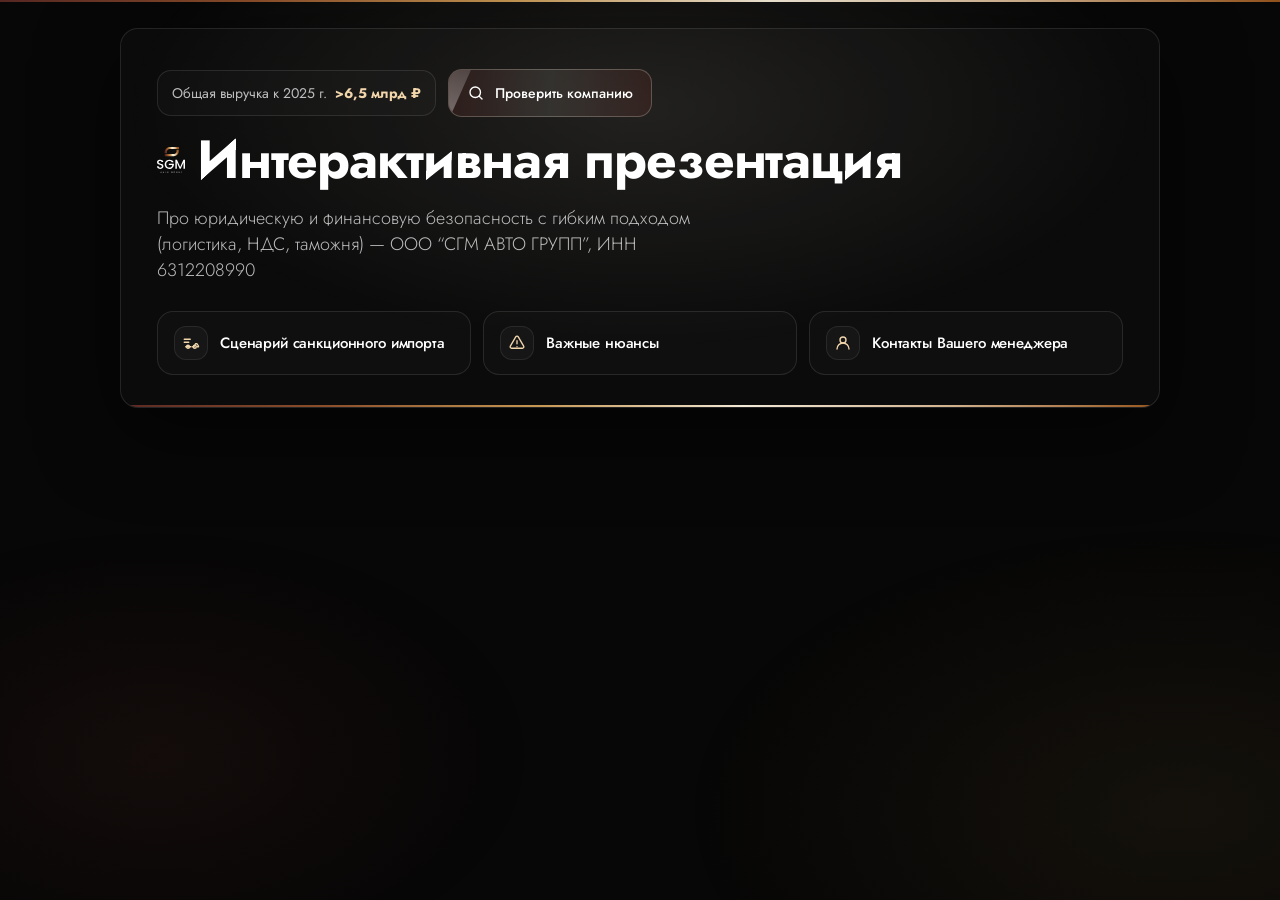
<file: index.html>
<!doctype html>
<html lang="ru">
  <head>
    <meta charset="utf-8" />
    <meta name="viewport" content="width=device-width, initial-scale=1" />
    <title>SGM Auto Group — презентация</title>
    <meta
      name="description"
      content="Интерактивная презентация ООО &quot;СГМ АВТО ГРУПП&quot;: проверка компании, материалы по сделкам, санкционному импорту и контакты менеджера."
    />
    <link rel="canonical" href="https://maxsafrutin.github.io/SGM/" />
    <meta property="og:type" content="website" />
    <meta property="og:locale" content="ru_RU" />
    <meta property="og:url" content="https://maxsafrutin.github.io/SGM/" />
    <meta property="og:title" content="Интерактивная презентация ООО &quot;СГМ АВТО ГРУПП&quot;" />
    <meta
      property="og:description"
      content="Проверка компании, PDF-материалы, сценарии сделок и контакты вашего менеджера в одном месте."
    />
    <meta property="og:image" content="https://maxsafrutin.github.io/SGM/assets/site/site-preview-icon.png" />
    <meta property="og:image:type" content="image/png" />
    <meta property="og:image:width" content="512" />
    <meta property="og:image:height" content="512" />
    <meta property="og:image:alt" content="ООО &quot;СГМ АВТО ГРУПП&quot;" />
    <meta property="og:site_name" content="SGM Auto Group" />
    <meta name="twitter:card" content="summary" />
    <meta name="twitter:title" content="Интерактивная презентация ООО &quot;СГМ АВТО ГРУПП&quot;" />
    <meta
      name="twitter:description"
      content="Проверка компании, PDF-материалы, сценарии сделок и контакты вашего менеджера."
    />
    <meta name="twitter:image" content="https://maxsafrutin.github.io/SGM/assets/site/site-preview-icon.png" />

    <link rel="icon" type="image/svg+xml" href="./assets/site/icon.svg" />
    <link rel="apple-touch-icon" href="./assets/site/icon.svg" />

    <link rel="preconnect" href="https://fonts.googleapis.com" />
    <link rel="preconnect" href="https://fonts.gstatic.com" crossorigin />
    <link
      href="https://fonts.googleapis.com/css2?family=Jost:ital,wght@0,100;0,200;0,300;0,400;0,500;0,600;0,700;0,800;0,900;1,100;1,200;1,300;1,400;1,500;1,600;1,700;1,800;1,900&display=swap"
      rel="stylesheet"
    />

    <link rel="stylesheet" href="./assets/theme.css?v=6" />
    <link rel="stylesheet" href="./assets/home.css?v=11" />
  </head>

  <body>
    <div class="bg" aria-hidden="true"></div>
    <div class="topline" aria-hidden="true"></div>

    <main class="wrap">
      <section class="card" aria-label="Меню презентаций">
        <div class="card__body">
          <div class="heroMeta">
            <div class="fact">
              <span class="fact__label">Общая выручка к 2025 г.</span>
              <span class="fact__value">&gt;6,5 млрд ₽</span>
            </div>

            <button class="brand__action" id="btnVerifyCompany" type="button">
              <span class="brand__actionIcon" aria-hidden="true">
                <svg viewBox="0 0 24 24" fill="none" stroke="currentColor" stroke-width="1.8" stroke-linecap="round" stroke-linejoin="round">
                  <circle cx="11" cy="11" r="7"></circle>
                  <path d="m20 20-3.5-3.5"></path>
                </svg>
              </span>
              <span>Проверить компанию</span>
            </button>
          </div>

          <div class="heroTitle">
            <img class="heroTitle__logo" src="./assets/site/logo.svg" alt="SGM Auto Group" />
            <h1>Интерактивная презентация</h1>
          </div>

          <p class="lead">
            Про юридическую и финансовую безопасность с гибким подходом (логистика, НДС, таможня)
            — ООО “СГМ АВТО ГРУПП”, ИНН 6312208990
          </p>

          <div id="sectionsList"></div>
        </div>
      </section>
    </main>

    <div class="modalRoot" id="homeModalRoot" hidden></div>

    <script src="./assets/js/app.js?v=25" defer></script>
  </body>
</html>
</file>
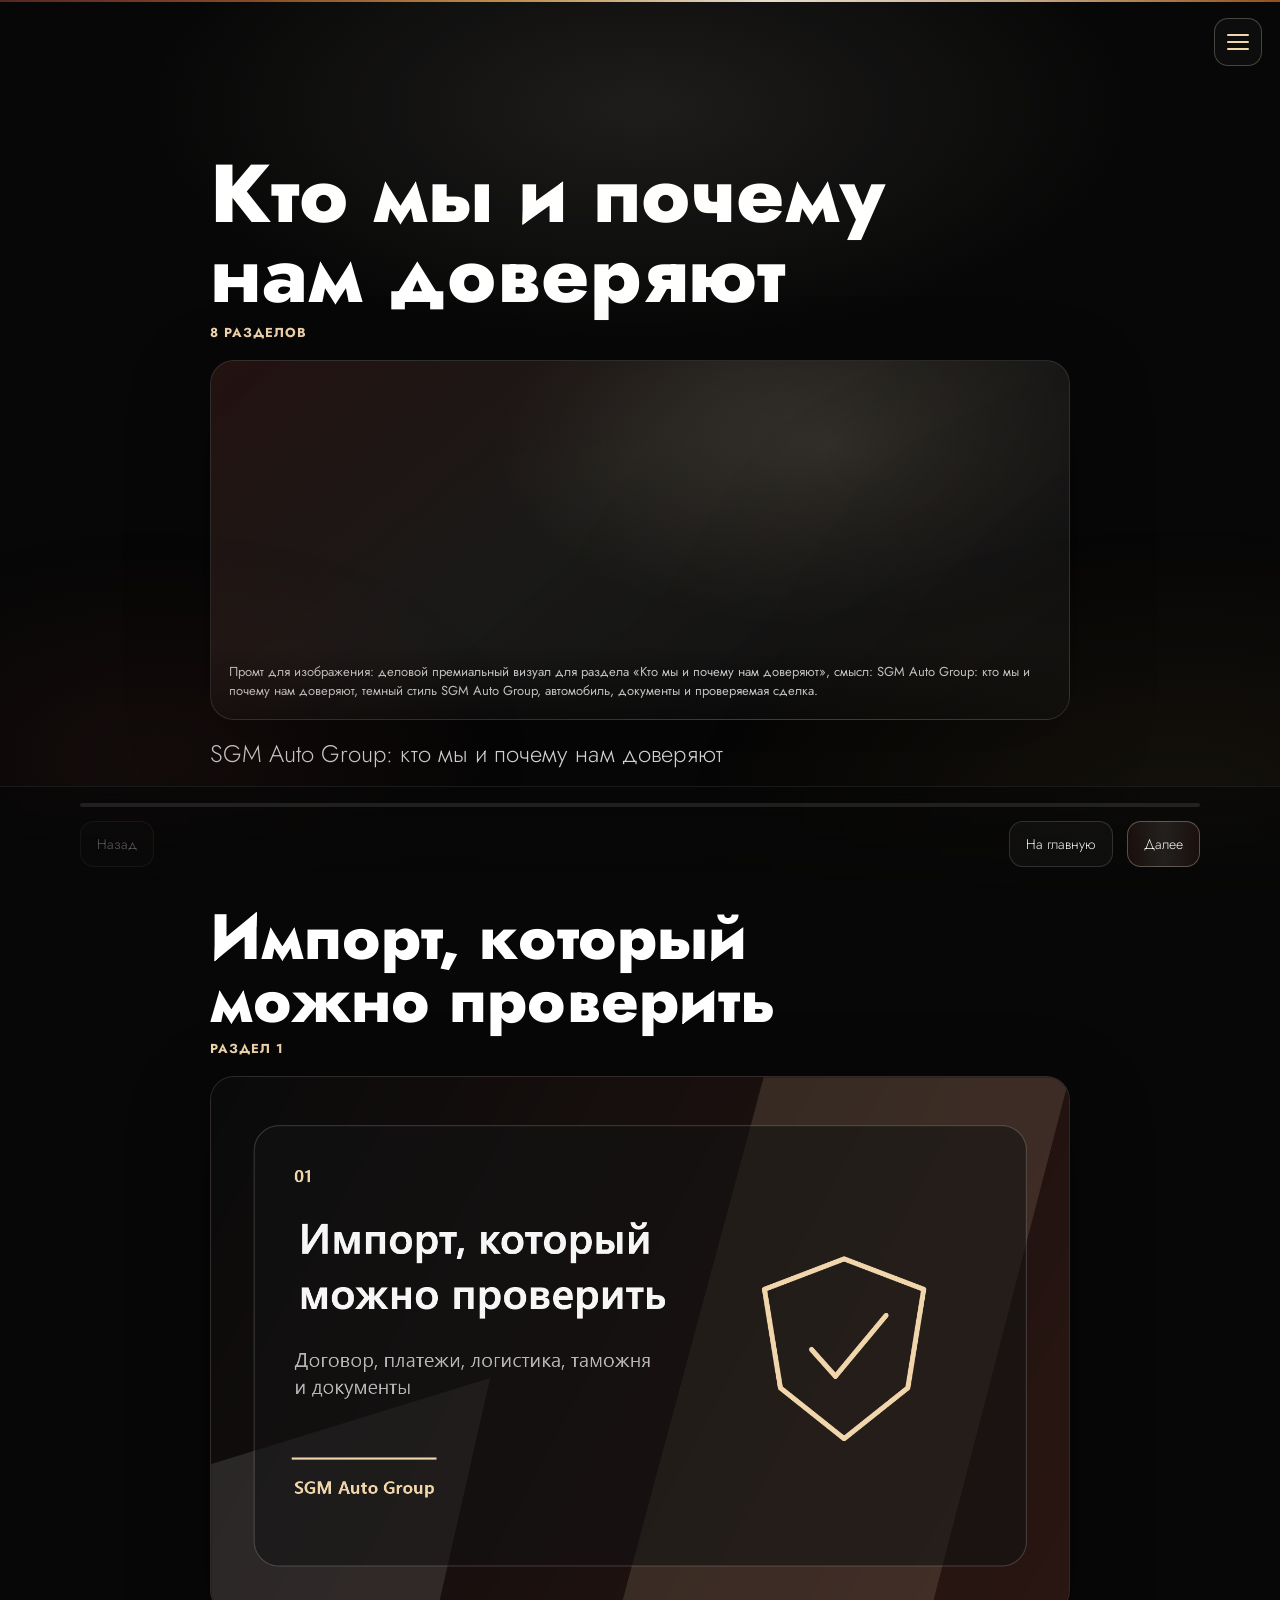
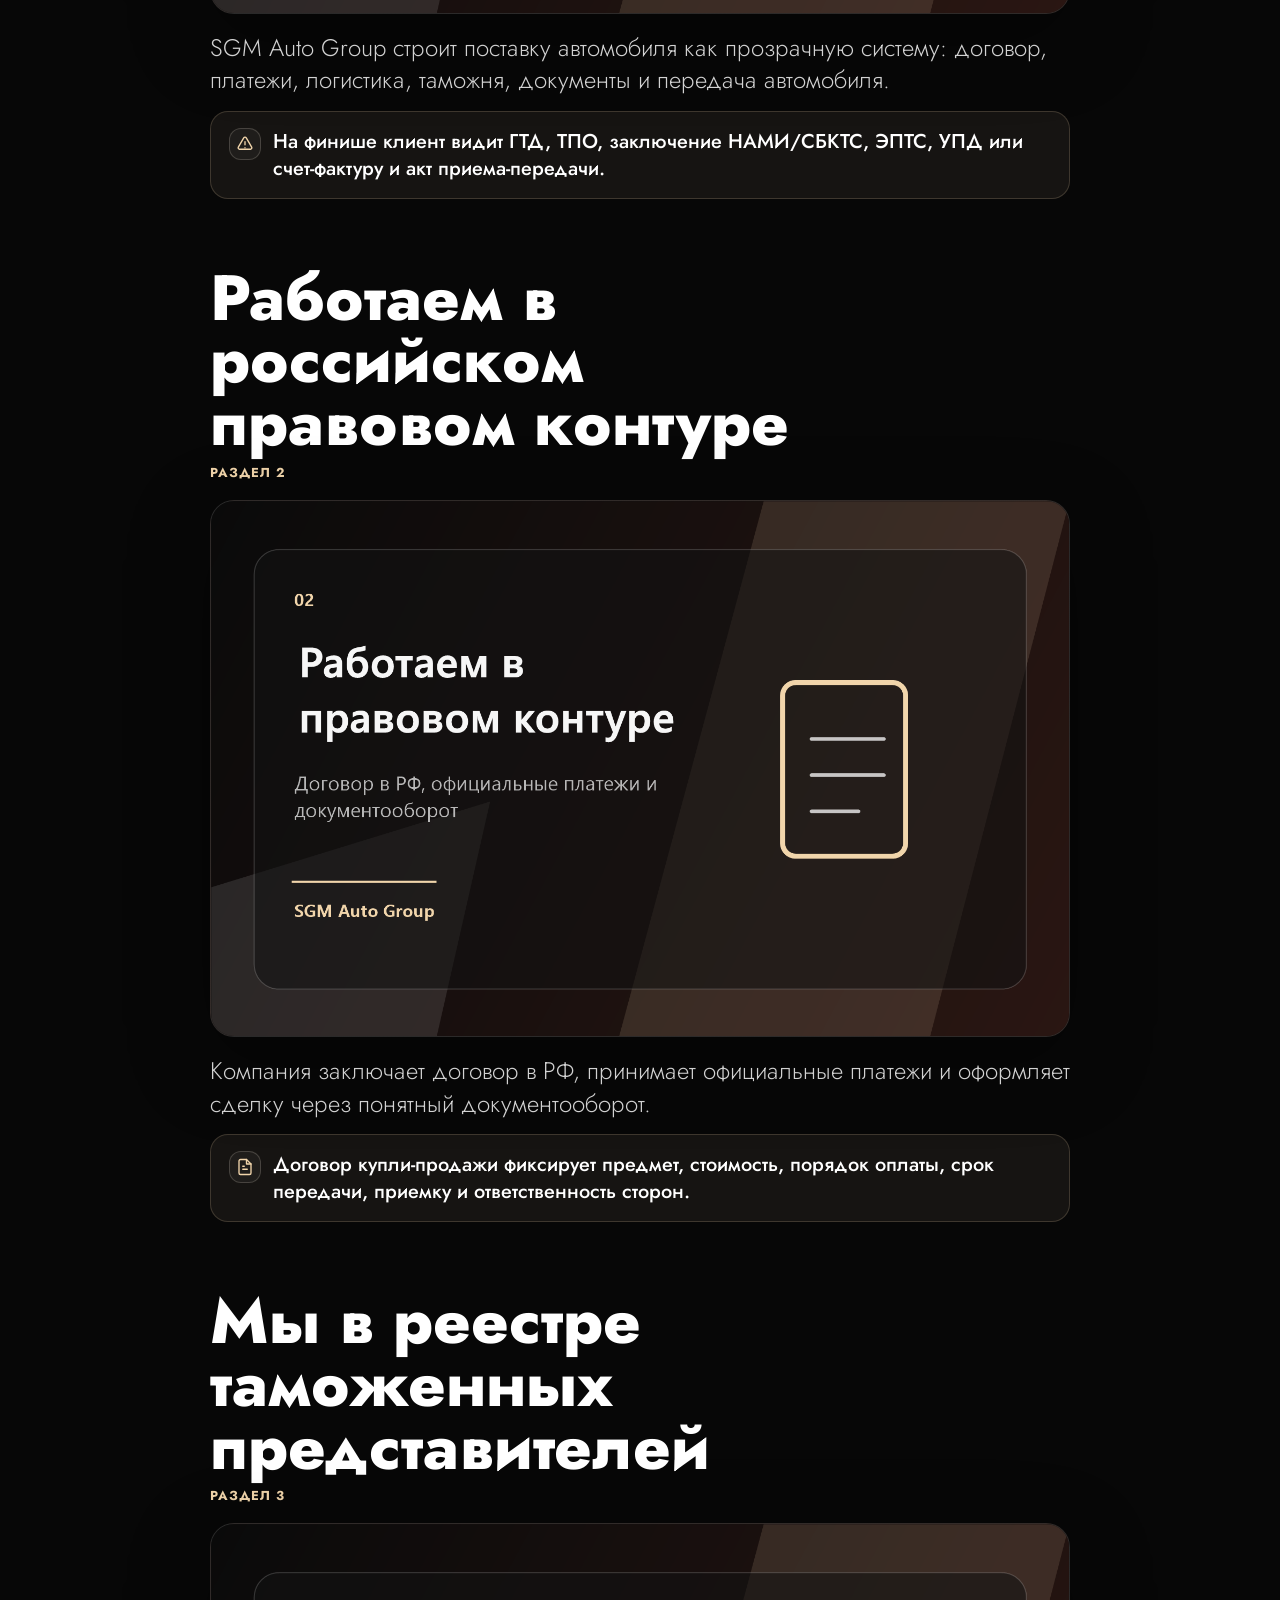
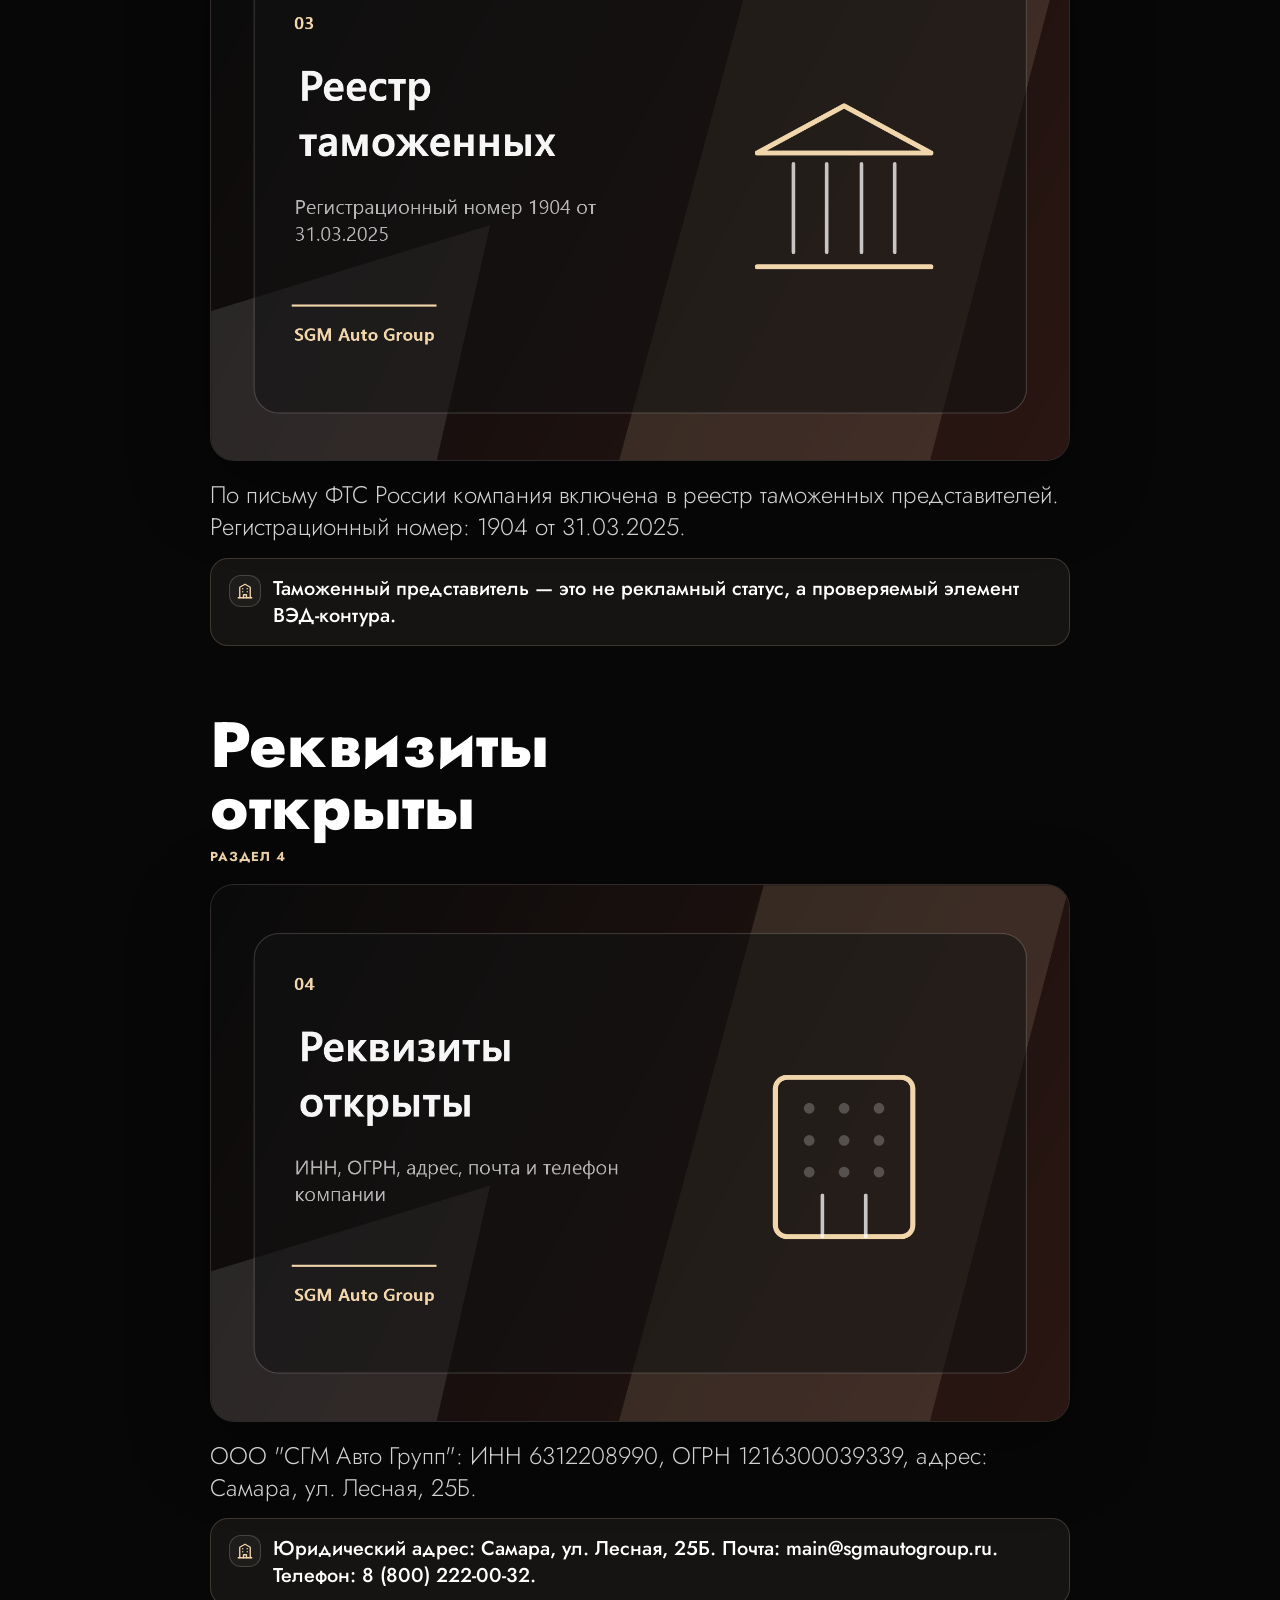
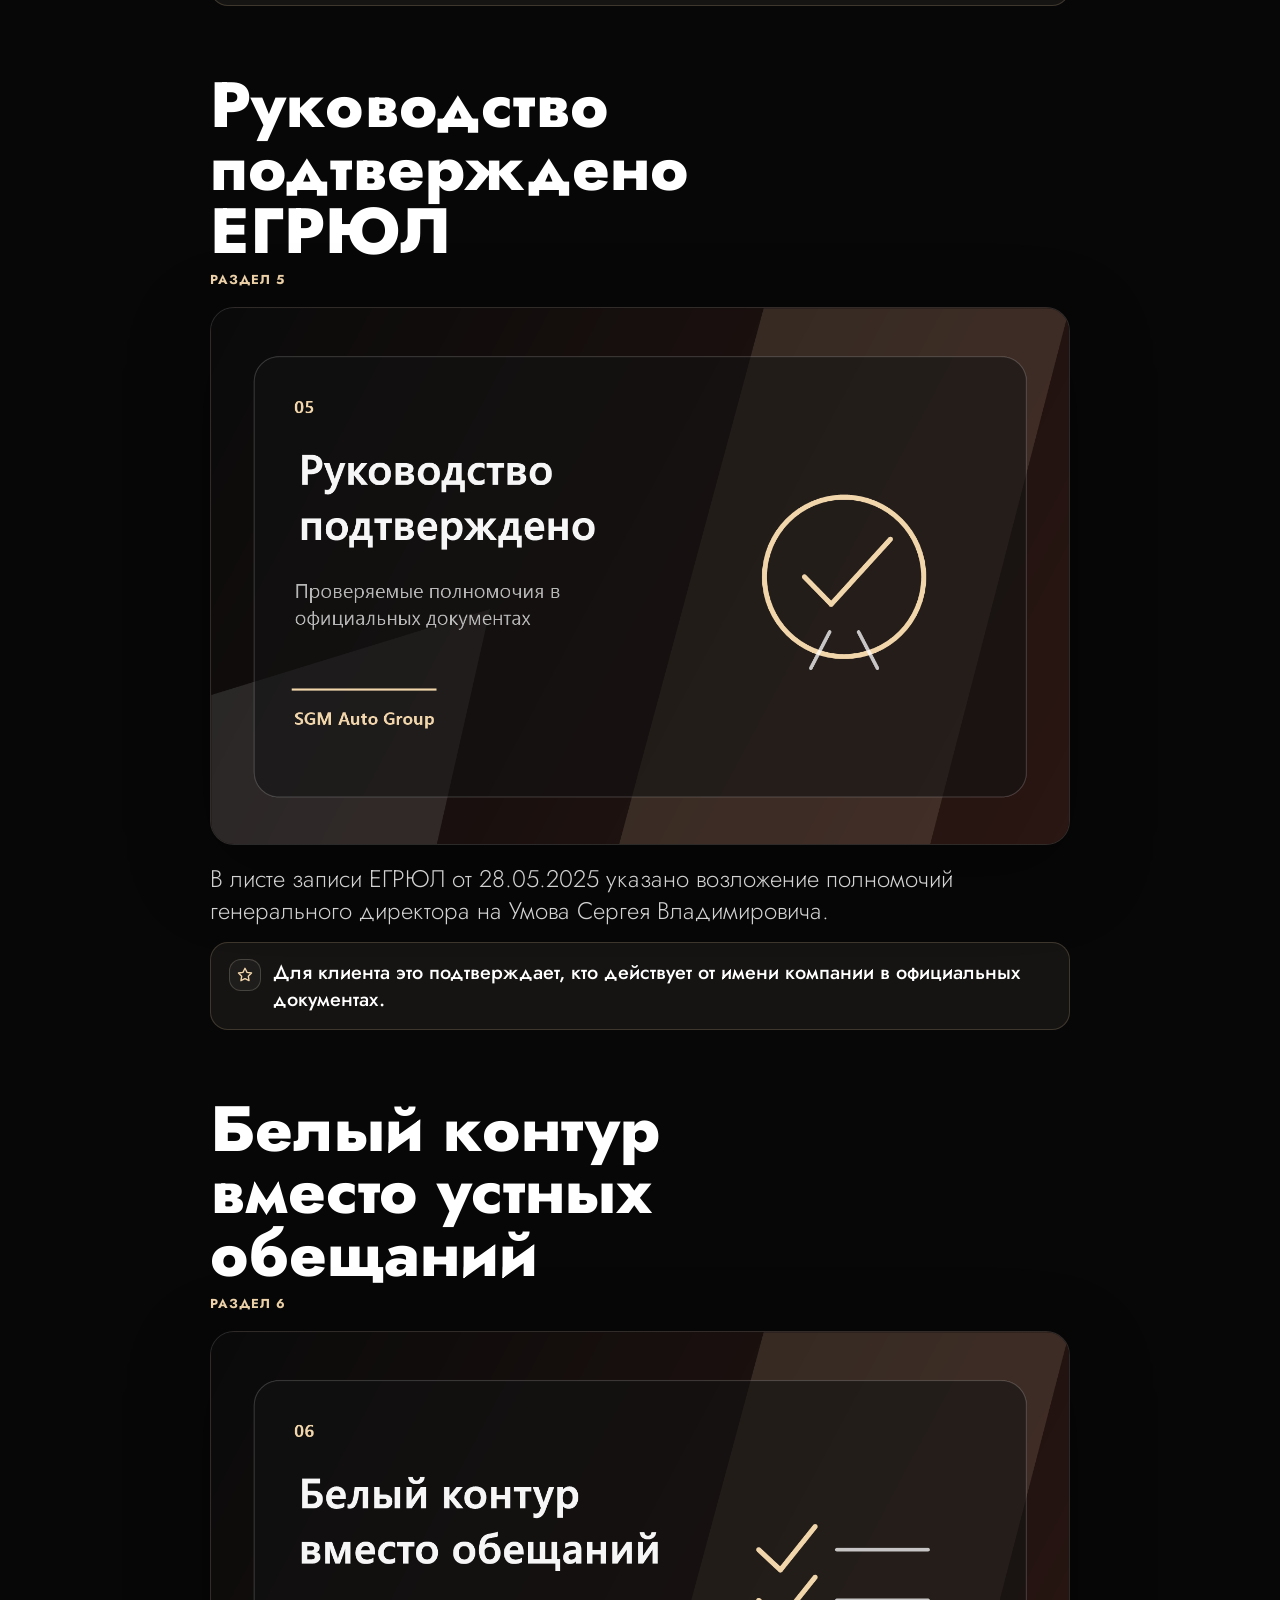
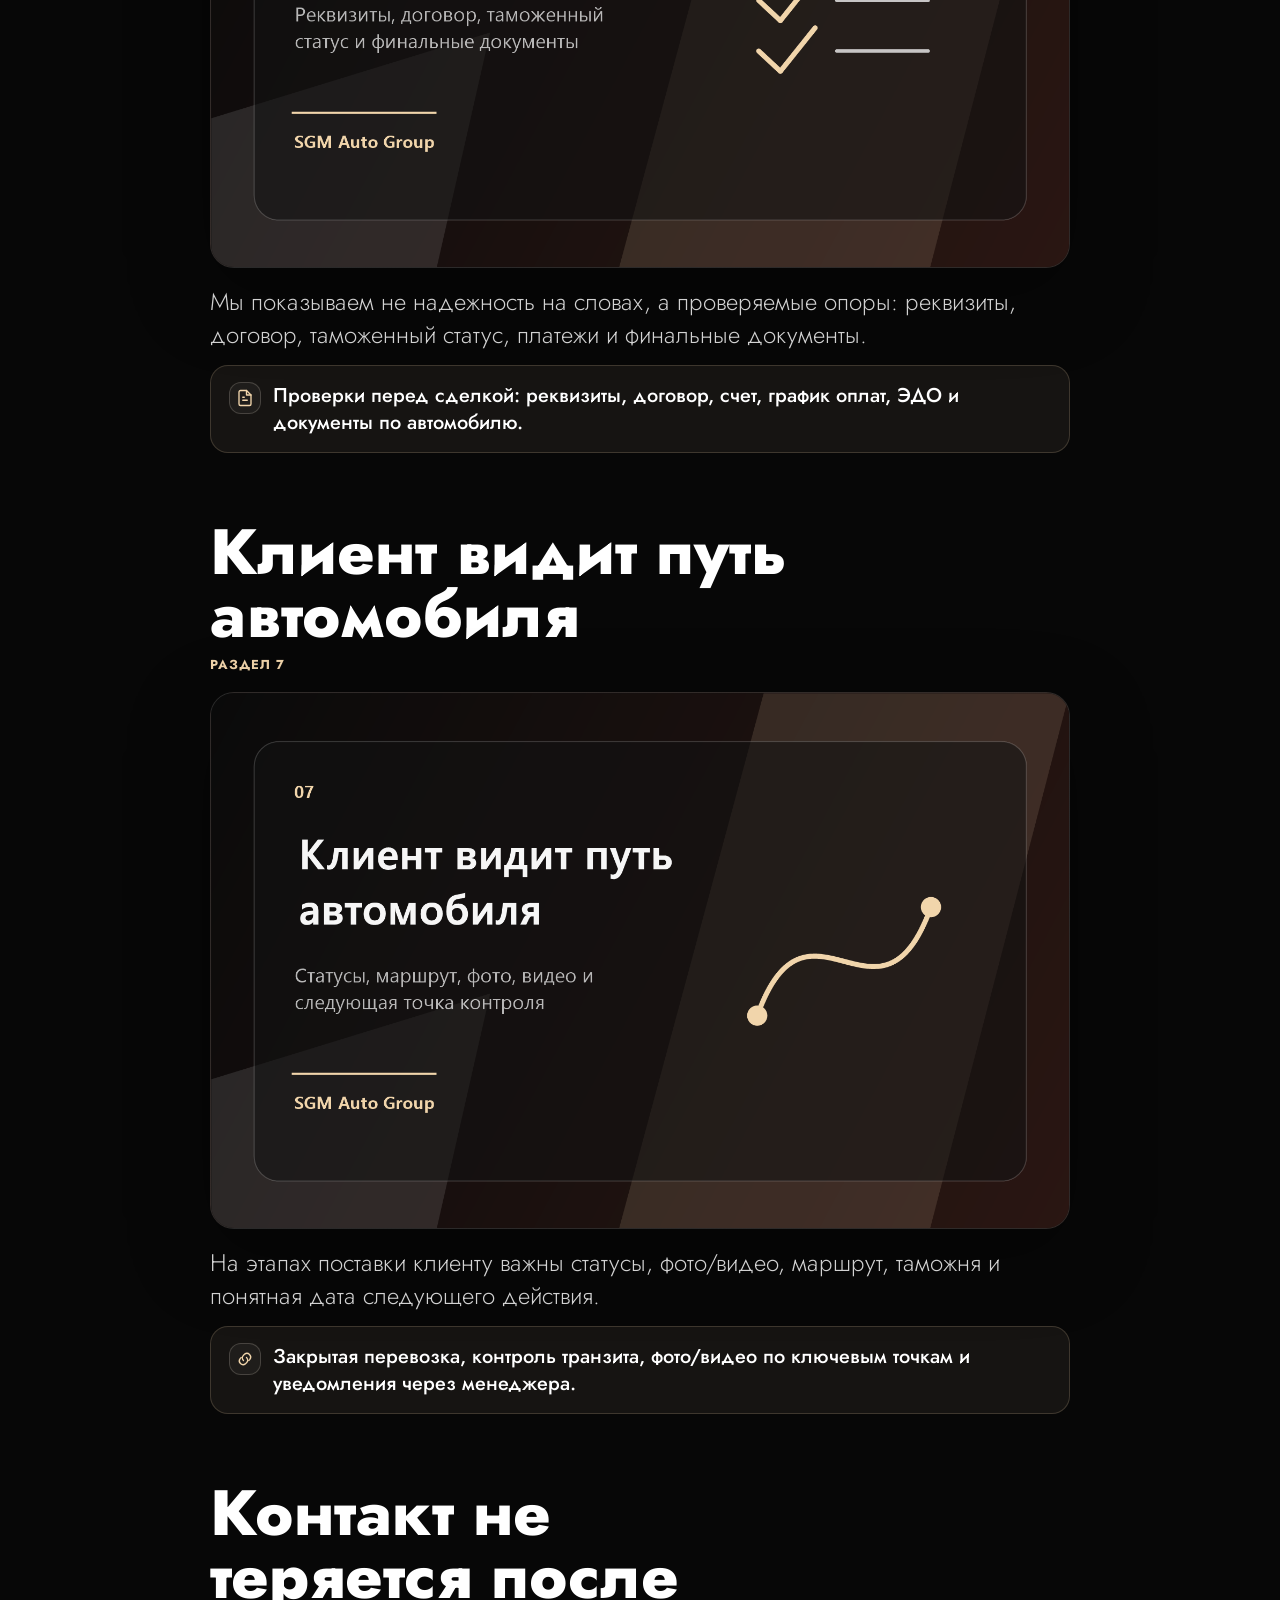
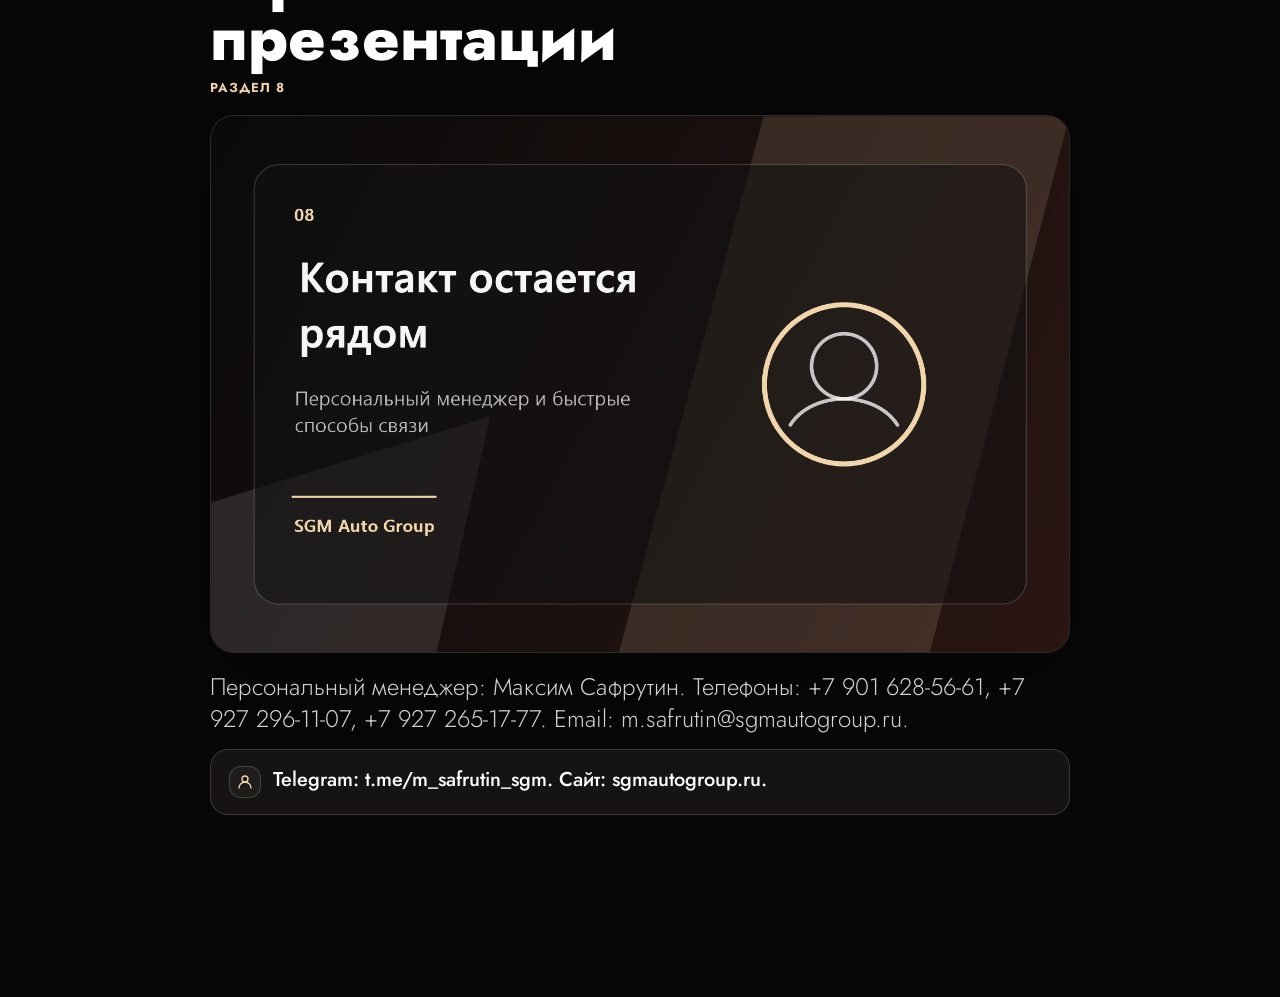
<file: about.html>
<!doctype html>
<html lang="ru">
  <head>
    <meta charset="utf-8" />
    <meta name="viewport" content="width=device-width, initial-scale=1" />
    <title>О компании и сделках — SGM Auto Group</title>
    <meta name="description" content="Интерактивная презентация о SGM Auto Group: проверяемость, реквизиты, договор, ФТС, документы, логистика и контакты." />
    <link rel="icon" type="image/svg+xml" href="./assets/site/icon.svg" />
    <link rel="apple-touch-icon" href="./assets/site/icon.svg" />
    <link rel="preconnect" href="https://fonts.googleapis.com" />
    <link rel="preconnect" href="https://fonts.gstatic.com" crossorigin />
    <link href="https://fonts.googleapis.com/css2?family=Jost:ital,wght@0,100;0,200;0,300;0,400;0,500;0,600;0,700;0,800;0,900;1,400;1,500;1,600&display=swap" rel="stylesheet" />
    <link rel="stylesheet" href="./assets/theme.css?v=6" />
    <link rel="stylesheet" href="./assets/home.css?v=13" />
    <link rel="stylesheet" href="./assets/presentation.css?v=26" />
  </head>
  <body class="presentation" data-presentation-id="trust">
    <div class="bg" aria-hidden="true"></div><div class="topline" aria-hidden="true"></div>
    <main class="stage" aria-label="О компании и сделках"><section class="slide" id="slide" aria-live="polite"><div class="slide__inner"><div class="kicker" id="kicker"><span class="kicker__dot" aria-hidden="true"></span><span data-kicker-label>Раздел</span></div><h1 id="title">Заголовок</h1><p class="text" id="body">Текст</p><div class="extra" id="extra"></div></div></section></main>
    <nav class="nav" aria-label="Навигация по слайдам"><div class="nav__bar"><div class="nav__counter"><div class="counter" id="counter">1 / 1</div></div><div class="nav__left"><button class="btn" id="btnBack" type="button">Назад</button></div><div class="nav__center"><button class="btn btn--accent" id="btnNext" type="button">Далее</button></div><div class="nav__right"><a class="btn link" href="./index.html">На главную</a></div></div></nav>
    <div class="modalRoot" id="homeModalRoot" hidden></div>
    <script src="./assets/js/presentation-data.js?v=9"></script>
    <script src="./assets/js/app.js?v=25" defer></script>
  </body>
</html>
</file>
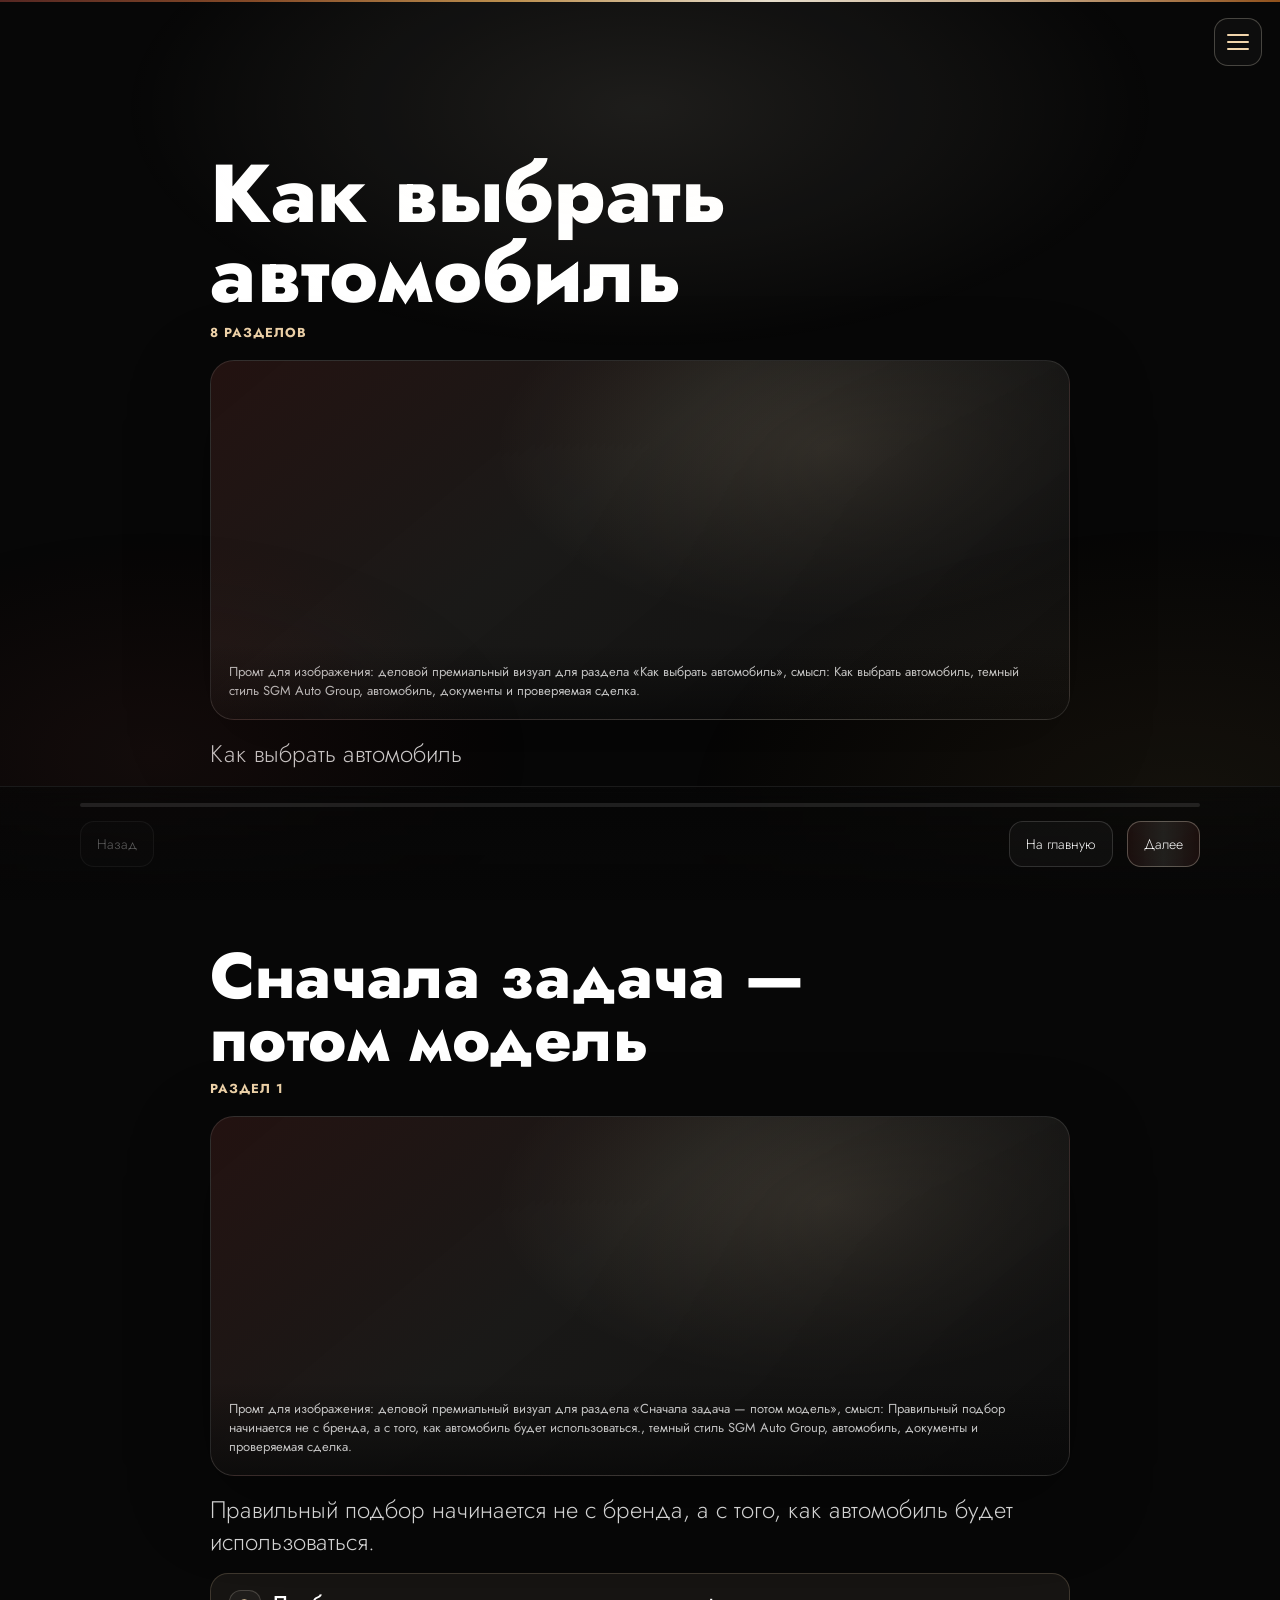
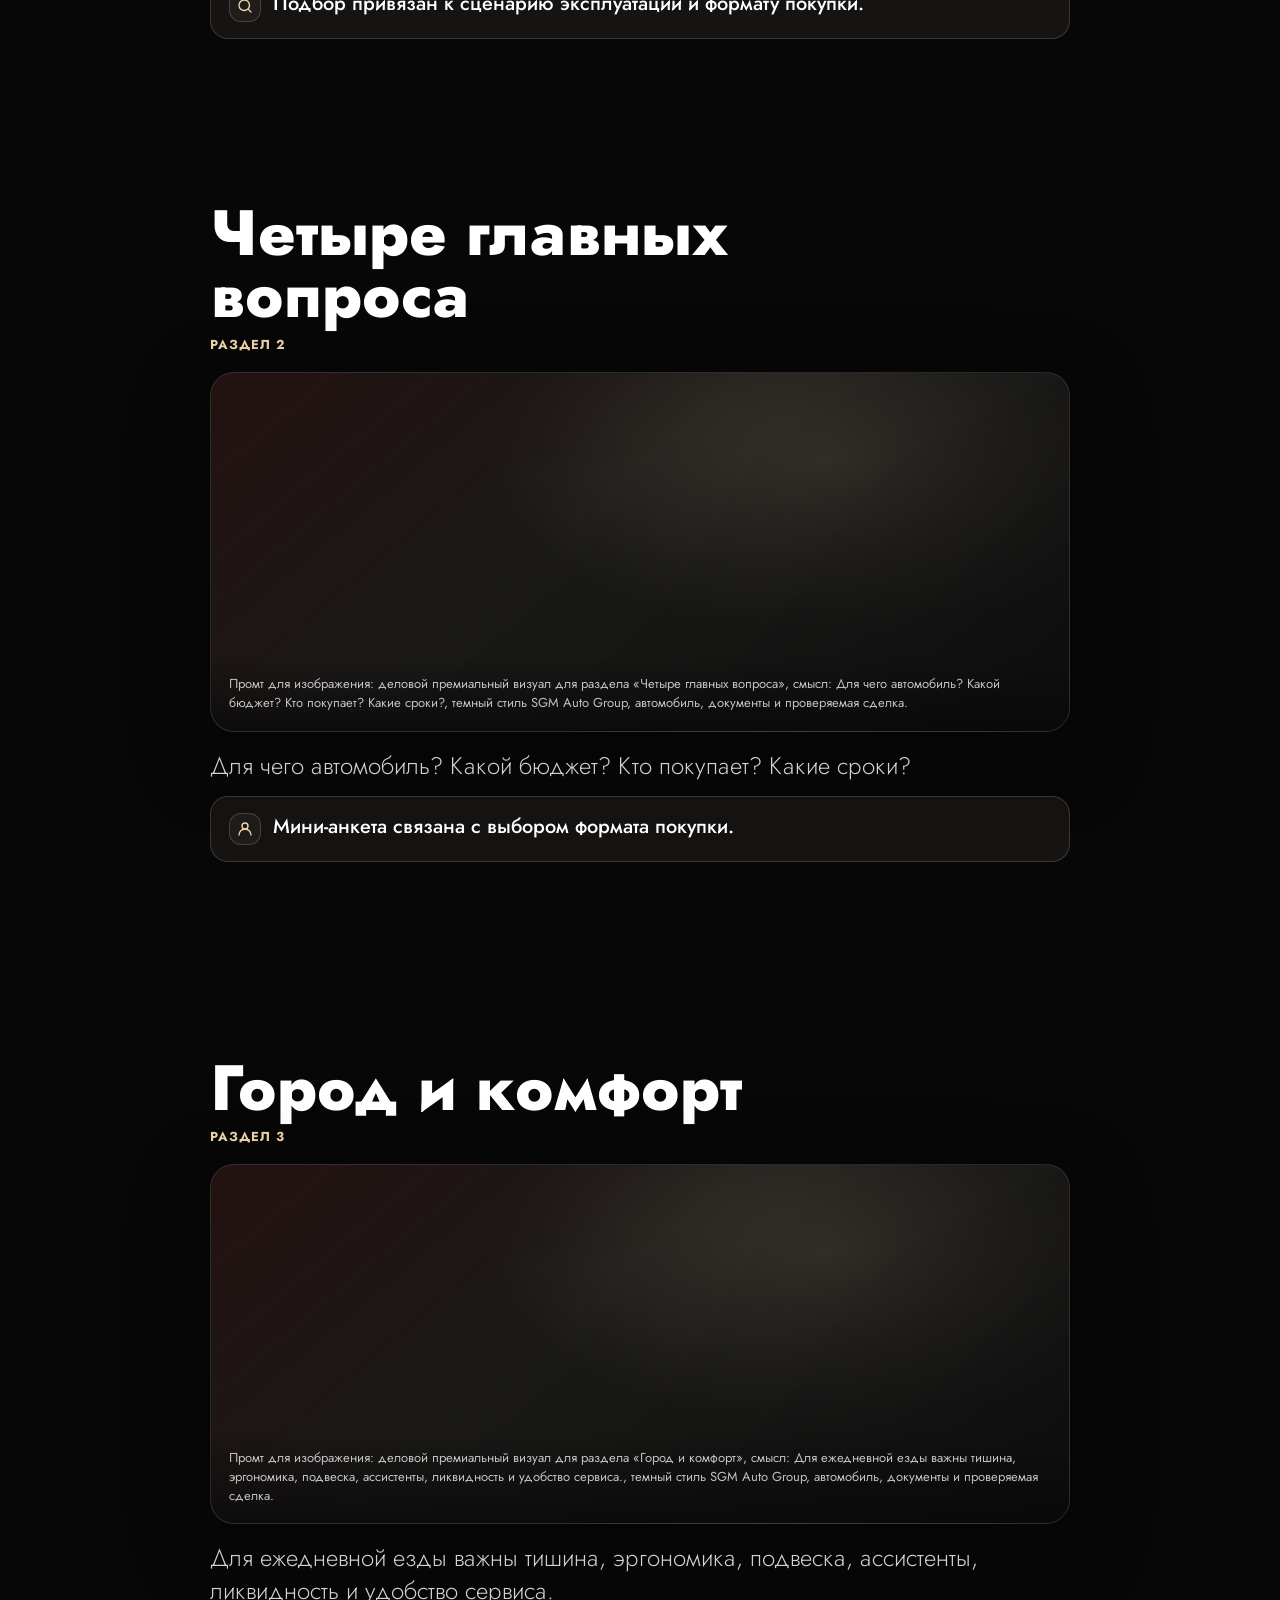
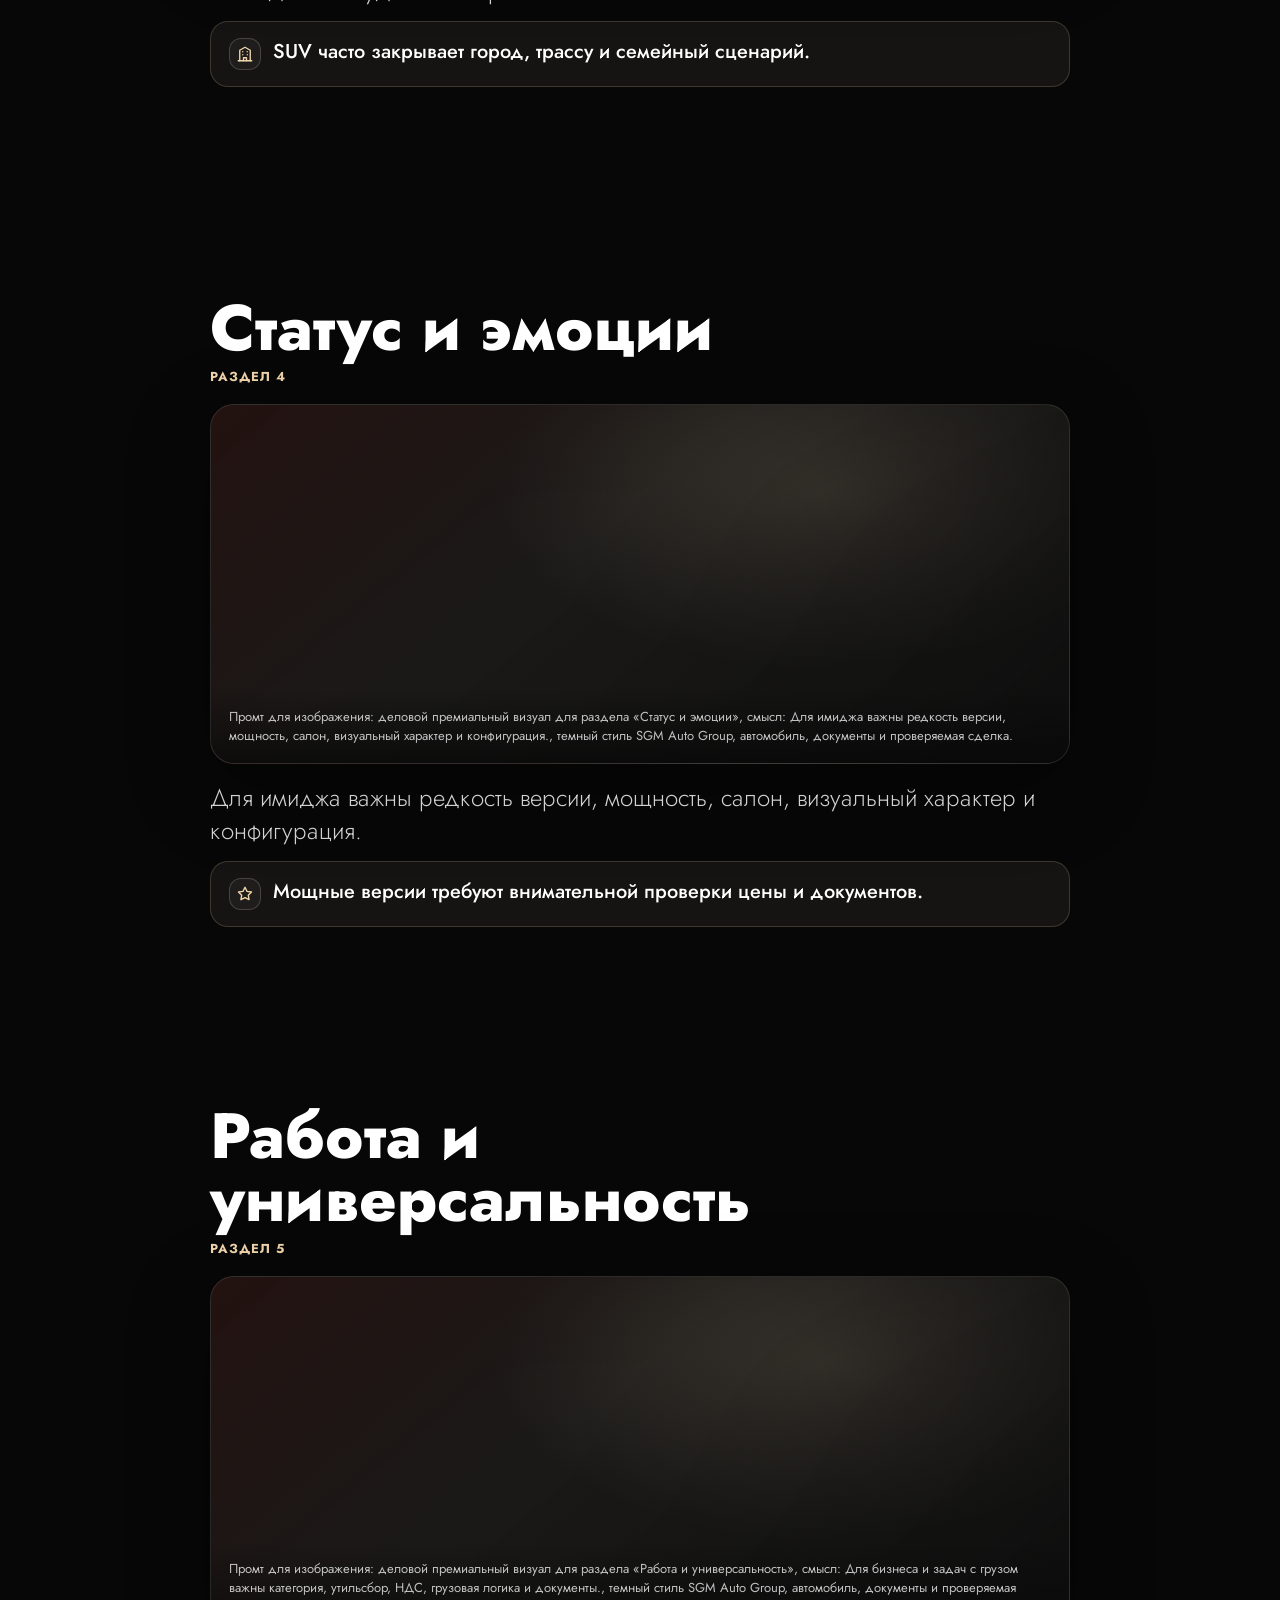
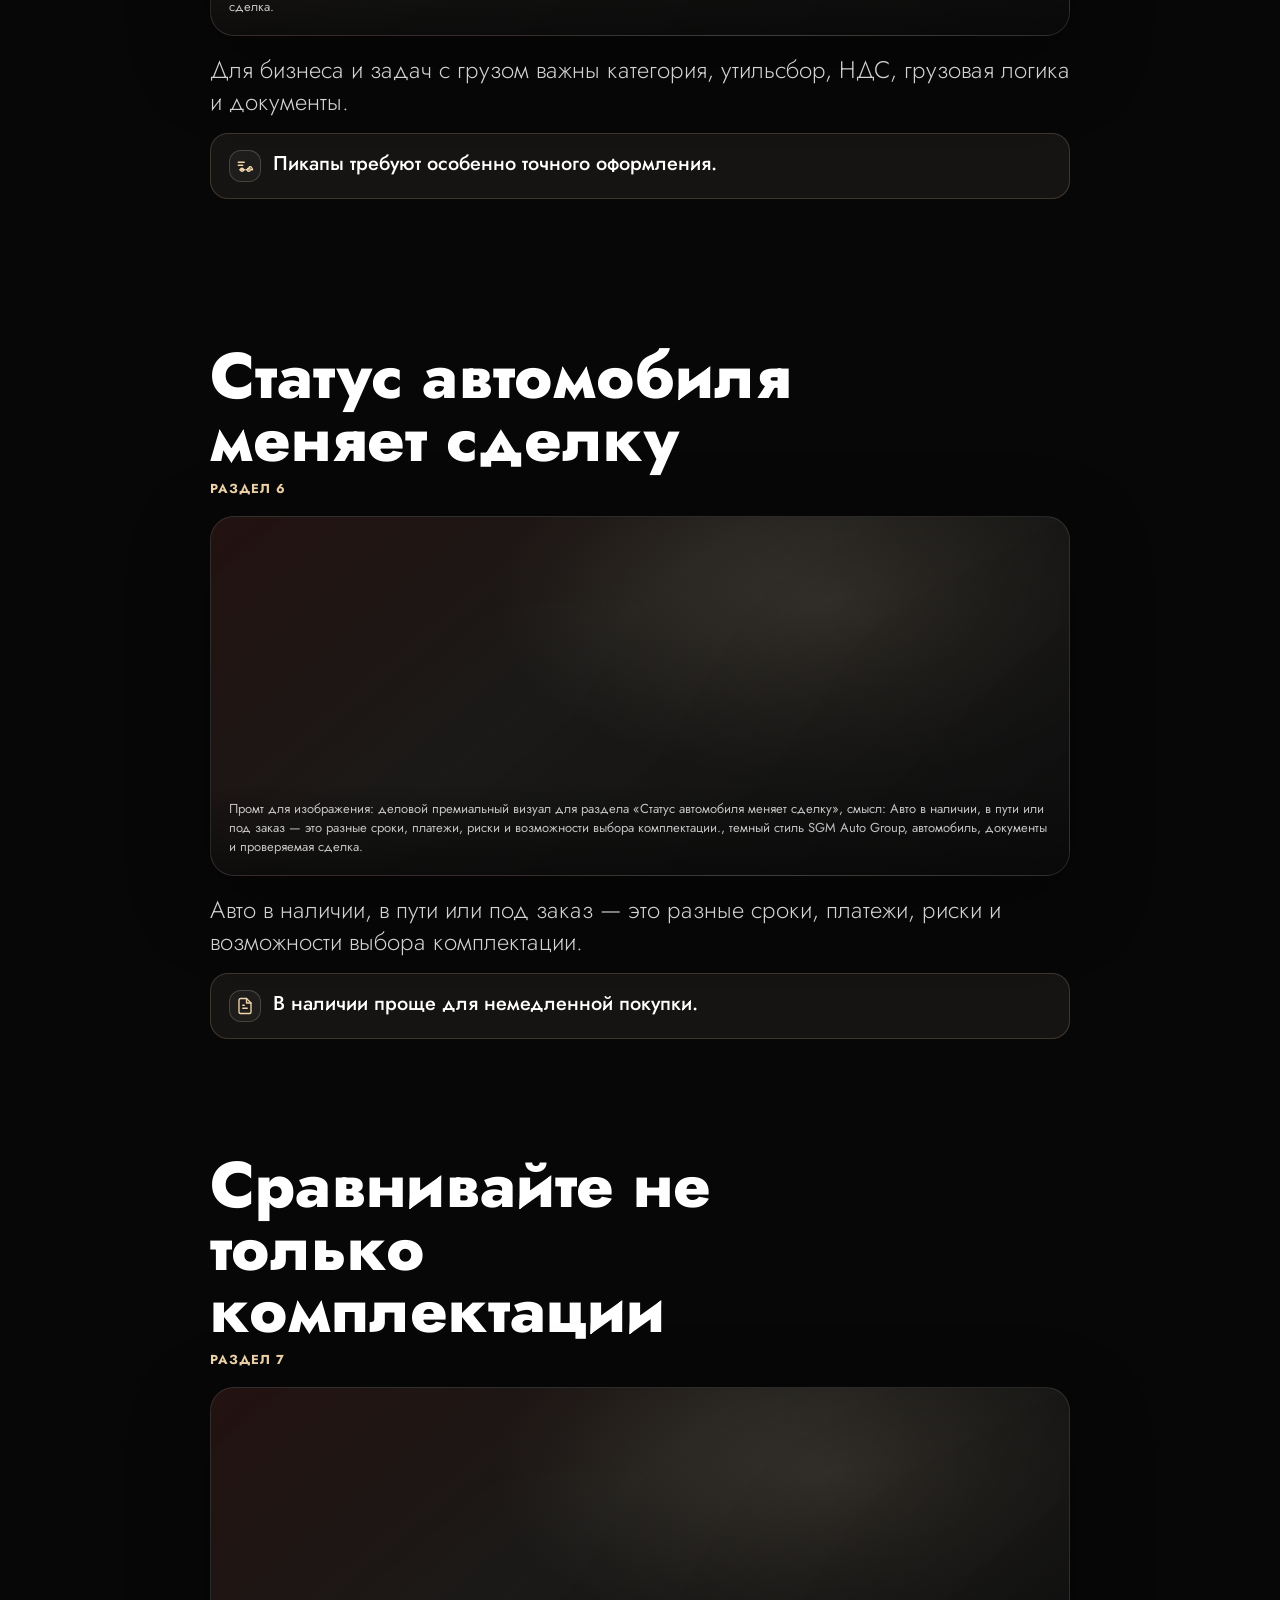
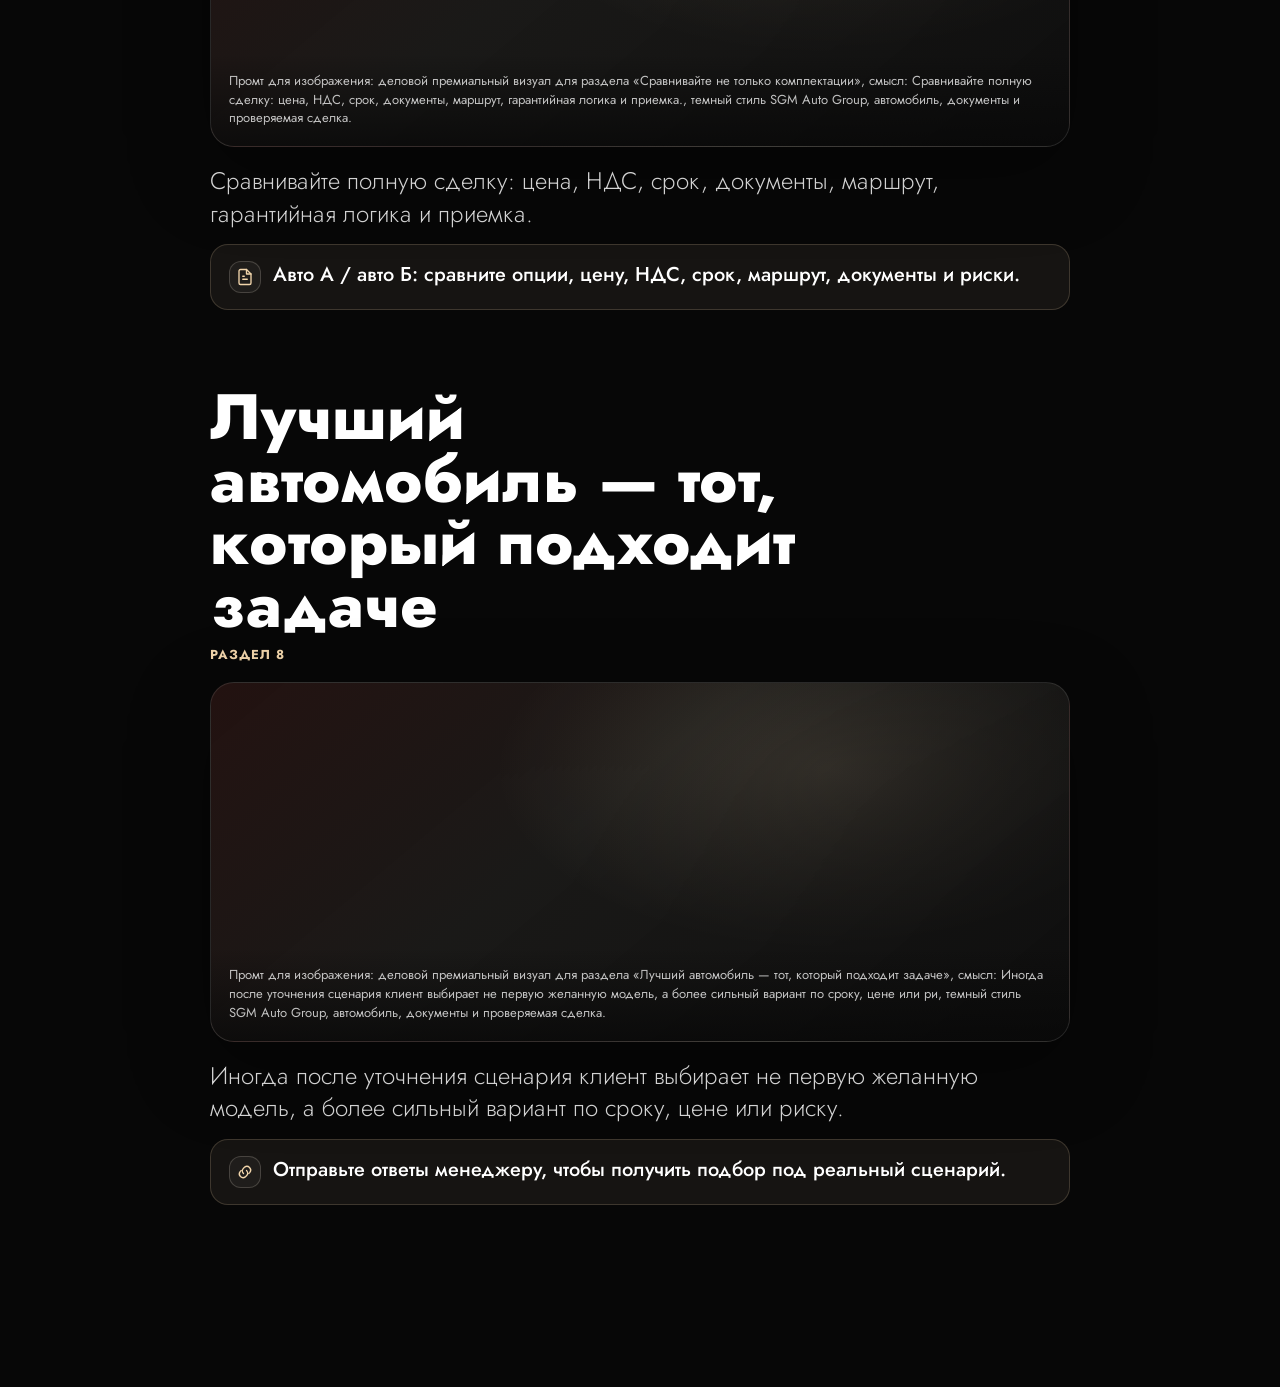
<file: car-selection.html>
<!doctype html>
<html lang="ru">
  <head>
    <meta charset="utf-8" />
    <meta name="viewport" content="width=device-width, initial-scale=1" />
    <title>Как выбрать автомобиль — SGM Auto Group</title>
    <meta name="description" content="Как выбрать автомобиль под задачу: город, комфорт, статус, бизнес, пикапы, сроки, документы и формат покупки." />
    <link rel="icon" type="image/svg+xml" href="./assets/site/icon.svg" />
    <link rel="apple-touch-icon" href="./assets/site/icon.svg" />
    <link rel="preconnect" href="https://fonts.googleapis.com" />
    <link rel="preconnect" href="https://fonts.gstatic.com" crossorigin />
    <link href="https://fonts.googleapis.com/css2?family=Jost:ital,wght@0,100;0,200;0,300;0,400;0,500;0,600;0,700;0,800;0,900;1,400;1,500;1,600&display=swap" rel="stylesheet" />
    <link rel="stylesheet" href="./assets/theme.css?v=6" />
    <link rel="stylesheet" href="./assets/home.css?v=13" />
    <link rel="stylesheet" href="./assets/presentation.css?v=26" />
  </head>
  <body class="presentation" data-presentation-id="car-choice">
    <div class="bg" aria-hidden="true"></div><div class="topline" aria-hidden="true"></div>
    <main class="stage" aria-label="Как выбрать автомобиль"><section class="slide" id="slide" aria-live="polite"><div class="slide__inner"><div class="kicker" id="kicker"><span class="kicker__dot" aria-hidden="true"></span><span data-kicker-label>Раздел</span></div><h1 id="title">Заголовок</h1><p class="text" id="body">Текст</p><div class="extra" id="extra"></div></div></section></main>
    <nav class="nav" aria-label="Навигация по слайдам"><div class="nav__bar"><div class="nav__counter"><div class="counter" id="counter">1 / 1</div></div><div class="nav__left"><button class="btn" id="btnBack" type="button">Назад</button></div><div class="nav__center"><button class="btn btn--accent" id="btnNext" type="button">Далее</button></div><div class="nav__right"><a class="btn link" href="./index.html">На главную</a></div></div></nav>
    <div class="modalRoot" id="homeModalRoot" hidden></div>
    <script src="./assets/js/presentation-data.js?v=9"></script>
    <script src="./assets/js/app.js?v=25" defer></script>
  </body>
</html>
</file>
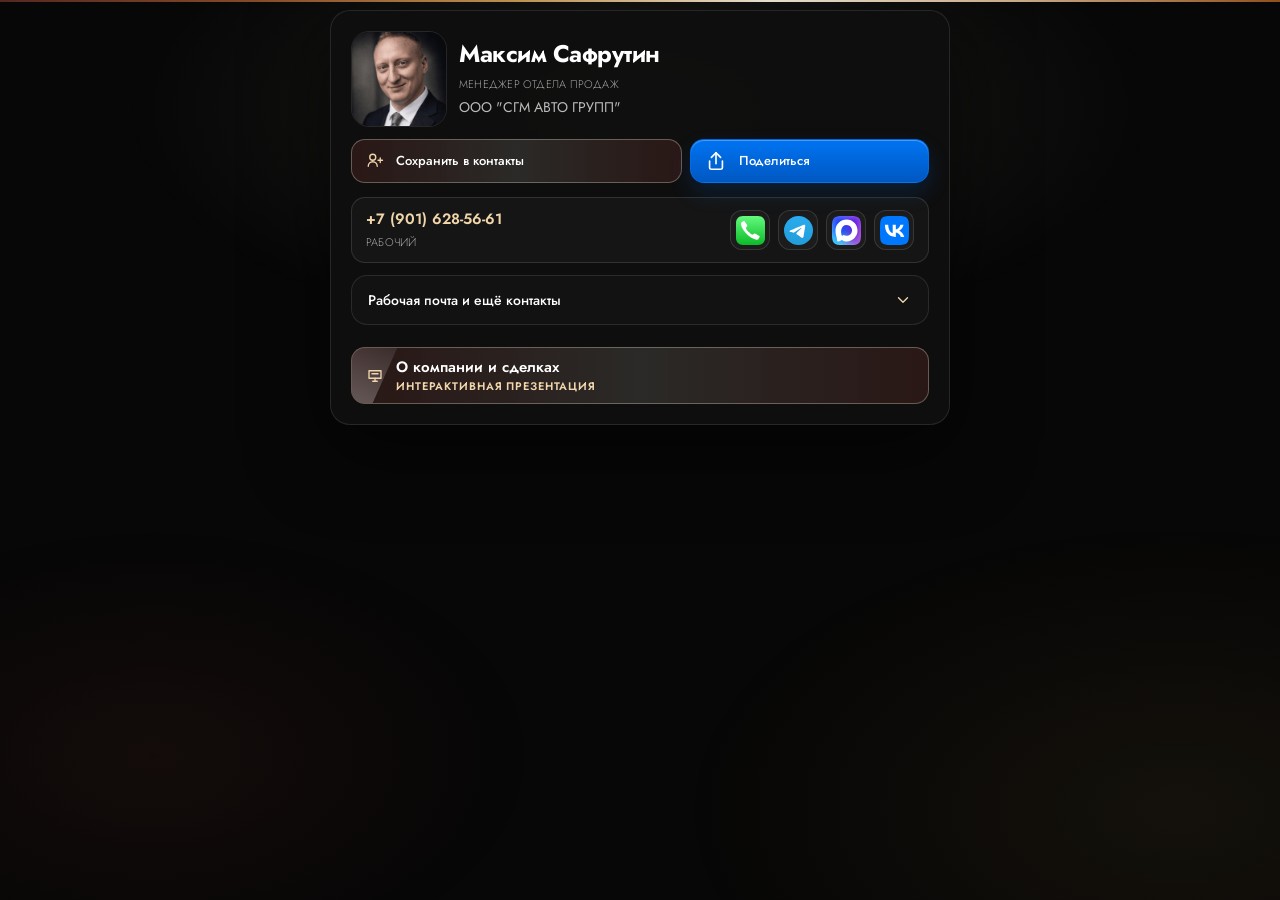
<file: contacts.html>
<!doctype html>
<html lang="ru">
  <head>
    <meta charset="utf-8" />
    <meta name="viewport" content="width=device-width, initial-scale=1" />
    <meta name="theme-color" content="#0a0a0a" />
    <meta name="color-scheme" content="dark" />
    <meta name="robots" content="index,follow,max-image-preview:large" />

    <title>Максим Сафрутин</title>
    <meta
      name="description"
      content="Менеджер отдела продаж&#10;ИНН 6312208990. Сохранить в контакты. Сотовый, мессенджеры, соцсети, документы, образцы, о компании."
    />

    <link rel="canonical" href="https://maxsafrutin.github.io/SGM/contacts.html" />

    <meta property="og:type" content="website" />
    <meta property="og:locale" content="ru_RU" />
    <meta property="og:url" content="https://maxsafrutin.github.io/SGM/contacts.html" />
    <meta property="og:title" content="Максим Сафрутин" />
    <meta
      property="og:description"
      content="Менеджер отдела продаж&#10;ИНН 6312208990. Сохранить в контакты. Сотовый, мессенджеры, соцсети, документы, образцы, о компании."
    />
    <meta property="og:image" content="https://maxsafrutin.github.io/SGM/assets/site/contact-preview-thumb.jpg" />
    <meta property="og:image:type" content="image/jpeg" />
    <meta property="og:image:width" content="240" />
    <meta property="og:image:height" content="240" />
    <meta property="og:image:alt" content="Максим Сафрутин, ООО &quot;СГМ АВТО ГРУПП&quot;" />
    <meta property="og:site_name" content="SGM Auto Group" />

    <meta name="twitter:card" content="summary" />
    <meta name="twitter:title" content="Максим Сафрутин" />
    <meta
      name="twitter:description"
      content="Менеджер отдела продаж&#10;ИНН 6312208990. Сохранить в контакты. Сотовый, мессенджеры, соцсети, документы, образцы, о компании."
    />
    <meta name="twitter:image" content="https://maxsafrutin.github.io/SGM/assets/site/contact-preview-thumb.jpg" />

    <link rel="icon" type="image/svg+xml" href="./assets/site/icon.svg" />
    <link rel="apple-touch-icon" href="./assets/site/icon.svg" />

    <link rel="preconnect" href="https://fonts.googleapis.com" />
    <link rel="preconnect" href="https://fonts.gstatic.com" crossorigin />
    <link
      href="https://fonts.googleapis.com/css2?family=Jost:ital,wght@0,100;0,200;0,300;0,400;0,500;0,600;0,700;0,800;0,900;1,100;1,200;1,300;1,400;1,500;1,600;1,700;1,800;1,900&display=swap"
      rel="stylesheet"
    />

    <link rel="stylesheet" href="./assets/theme.css?v=6" />
    <link rel="stylesheet" href="./assets/home.css?v=13" />
    <script src="./assets/js/app.js?v=25" defer></script>
  </head>

  <body>
    <div class="bg" aria-hidden="true"></div>
    <div class="topline" aria-hidden="true"></div>

    <main class="wrap wrap--contactsPage">
      <section class="card card--contactsPage" aria-label="Контакты Максима Сафрутина">
        <div class="card__body">
          <div class="contactSheet">
            <div class="contactHero">
              <img class="contactAvatar" src="./assets/site/avatar_safrutin_pro.png" alt="Максим Сафрутин" />
              <div class="contactHero__content">
                <h1 class="contactName">Максим Сафрутин</h1>
                <p class="contactRole">Менеджер отдела продаж</p>
                <a class="contactCompany contactCompanyLink" href="./index.html">ООО "СГМ АВТО ГРУПП"</a>
              </div>
            </div>

            <div class="contactTopActions">
              <a class="modalAction modalAction--accent modalAction--no-shine" href="./assets/downloads/Dobavit%20v%20kontakty.vcf" download>
                <span class="modalAction__icon" aria-hidden="true">
                  <svg viewBox="0 0 24 24" fill="none" stroke="currentColor" stroke-width="1.8" stroke-linecap="round" stroke-linejoin="round">
                    <path d="M15 19a6 6 0 0 0-12 0"></path>
                    <circle cx="9" cy="7" r="4"></circle>
                    <path d="M19 8v6"></path>
                    <path d="M16 11h6"></path>
                  </svg>
                </span>
                <span>Сохранить в контакты</span>
              </a>
              <button class="modalAction modalAction--shareAction" type="button" data-contact-share aria-label="Поделиться карточкой">
                <span class="modalAction__icon" aria-hidden="true">
                  <svg viewBox="0 0 24 24" fill="none" stroke="currentColor" stroke-width="1.8" stroke-linecap="round" stroke-linejoin="round">
                    <path d="M12 3v12"></path>
                    <path d="m7 8 5-5 5 5"></path>
                    <path d="M5 12v7a2 2 0 0 0 2 2h10a2 2 0 0 0 2-2v-7"></path>
                  </svg>
                </span>
                <span>Поделиться</span>
              </button>
            </div>

            <div class="contactMethod contactMethod--primary">
              <div class="contactMethod__main">
                <a class="contactMethod__number" href="tel:+79016285661">+7 (901) 628-56-61</a>
                <span class="contactMethod__label">Рабочий</span>
              </div>
              <div class="contactMethod__actions">
                <a class="contactQuick" href="tel:+79016285661" aria-label="Позвонить" title="Позвонить" data-tooltip="Позвонить">
                  <img src="./assets/site/phone-logo.svg" alt="" />
                </a>
                <a class="contactQuick" href="https://t.me/m_safrutin_sgm" target="_blank" rel="noreferrer noopener" aria-label="Telegram" title="Telegram" data-tooltip="Telegram">
                  <img src="./assets/site/telegram-logo.svg" alt="" />
                </a>
                <a class="contactQuick" href="https://max.ru/u/f9LHodD0cOLkDYc7WRUvUlW3iTYHH3vBKhI2CVKRwNAwSRLmo_0ty6cL3VM" target="_blank" rel="noreferrer noopener" aria-label="Max" title="Max" data-tooltip="Max">
                  <img src="./assets/site/logo_max.svg" alt="" />
                </a>
                <a class="contactQuick" href="https://vk.com/id1112271997" target="_blank" rel="noreferrer noopener" aria-label="VK" title="VK" data-tooltip="VK">
                  <img src="./assets/site/vk-logo.svg" alt="" />
                </a>
              </div>
            </div>

            <details class="contactAccordion">
              <summary>
                <span>Рабочая почта и ещё контакты</span>
                <span class="contactAccordion__chevron" aria-hidden="true">
                  <svg viewBox="0 0 24 24" fill="none" stroke="currentColor" stroke-width="1.8" stroke-linecap="round" stroke-linejoin="round">
                    <path d="m6 9 6 6 6-6"></path>
                  </svg>
                </span>
              </summary>
              <div class="contactAccordion__body">
                <div class="contactMethod contactMethod--email">
                  <div class="contactMethod__main">
                    <a class="contactMethod__number" href="mailto:m.safrutin@sgmautogroup.ru">m.safrutin@sgmautogroup.ru</a>
                    <span class="contactMethod__label">Рабочая почта</span>
                  </div>
                </div>

                <div class="contactMethod">
                  <div class="contactMethod__main">
                    <a class="contactMethod__number" href="tel:+79272961107">+7 (927) 296-11-07</a>
                    <span class="contactMethod__label">Доп. рабочий</span>
                  </div>
                  <div class="contactMethod__actions">
                    <a class="contactQuick" href="tel:+79272961107" aria-label="Позвонить" title="Позвонить" data-tooltip="Позвонить">
                      <img src="./assets/site/phone-logo.svg" alt="" />
                    </a>
                    <a class="contactQuick" href="https://t.me/max_safrutin_sgm" target="_blank" rel="noreferrer noopener" aria-label="Telegram" title="Telegram" data-tooltip="Telegram">
                      <img src="./assets/site/telegram-logo.svg" alt="" />
                    </a>
                    <a class="contactQuick" href="https://max.ru/u/f9LHodD0cOKG8uj7UYmHlO_AQH3slMNYWgGfvvIiPKMF0sidhEN-bxuUz4I" target="_blank" rel="noreferrer noopener" aria-label="Max" title="Max" data-tooltip="Max">
                      <img src="./assets/site/logo_max.svg" alt="" />
                    </a>
                  </div>
                </div>

                <div class="contactMethod">
                  <div class="contactMethod__main">
                    <a class="contactMethod__number" href="tel:+79272651777">+7 (927) 265-17-77</a>
                    <span class="contactMethod__label">Личный</span>
                  </div>
                  <div class="contactMethod__actions">
                    <a class="contactQuick" href="tel:+79272651777" aria-label="Позвонить" title="Позвонить" data-tooltip="Позвонить">
                      <img src="./assets/site/phone-logo.svg" alt="" />
                    </a>
                    <a class="contactQuick" href="https://t.me/max_safrutin" target="_blank" rel="noreferrer noopener" aria-label="Telegram" title="Telegram" data-tooltip="Telegram">
                      <img src="./assets/site/telegram-logo.svg" alt="" />
                    </a>
                    <a class="contactQuick" href="https://max.ru/u/f9LHodD0cOKKZU5YzAy-jy-s9GFJHXWaHHYEv7Bq4vrV8HM_H0nirqXVKRE" target="_blank" rel="noreferrer noopener" aria-label="Max" title="Max" data-tooltip="Max">
                      <img src="./assets/site/logo_max.svg" alt="" />
                    </a>
                    <a class="contactQuick" href="https://vk.com/max_safrutin" target="_blank" rel="noreferrer noopener" aria-label="VK" title="VK" data-tooltip="VK">
                      <img src="./assets/site/vk-logo.svg" alt="" />
                    </a>
                  </div>
                </div>

                <div class="contactMethod">
                  <div class="contactMethod__main">
                    <a class="contactMethod__number" href="tel:88002220032">8 (800) 222-00-32</a>
                    <span class="contactMethod__label">Горячая линия</span>
                  </div>
                  <div class="contactMethod__actions">
                    <a class="contactQuick" href="tel:88002220032" aria-label="Позвонить" title="Позвонить" data-tooltip="Позвонить">
                      <img src="./assets/site/phone-logo.svg" alt="" />
                    </a>
                  </div>
                </div>
              </div>
            </details>

            <div class="modalActions">
              <a class="modalAction modalAction--accent modalAction--presentation" href="./index.html">
                <span class="modalAction__icon" aria-hidden="true">
                  <svg viewBox="0 0 24 24" fill="none" stroke="currentColor" stroke-width="1.8" stroke-linecap="round" stroke-linejoin="round">
                    <path d="M4 5h16v10H4z"></path>
                    <path d="M12 15v4"></path>
                    <path d="M9 19h6"></path>
                    <path d="M8 9h8"></path>
                  </svg>
                </span>
                <span class="modalAction__text">
                  <strong>О компании и сделках</strong>
                  <small>ИНТЕРАКТИВНАЯ ПРЕЗЕНТАЦИЯ</small>
                </span>
              </a>
            </div>
          </div>
        </div>
      </section>
    </main>
  </body>
</html>
</file>
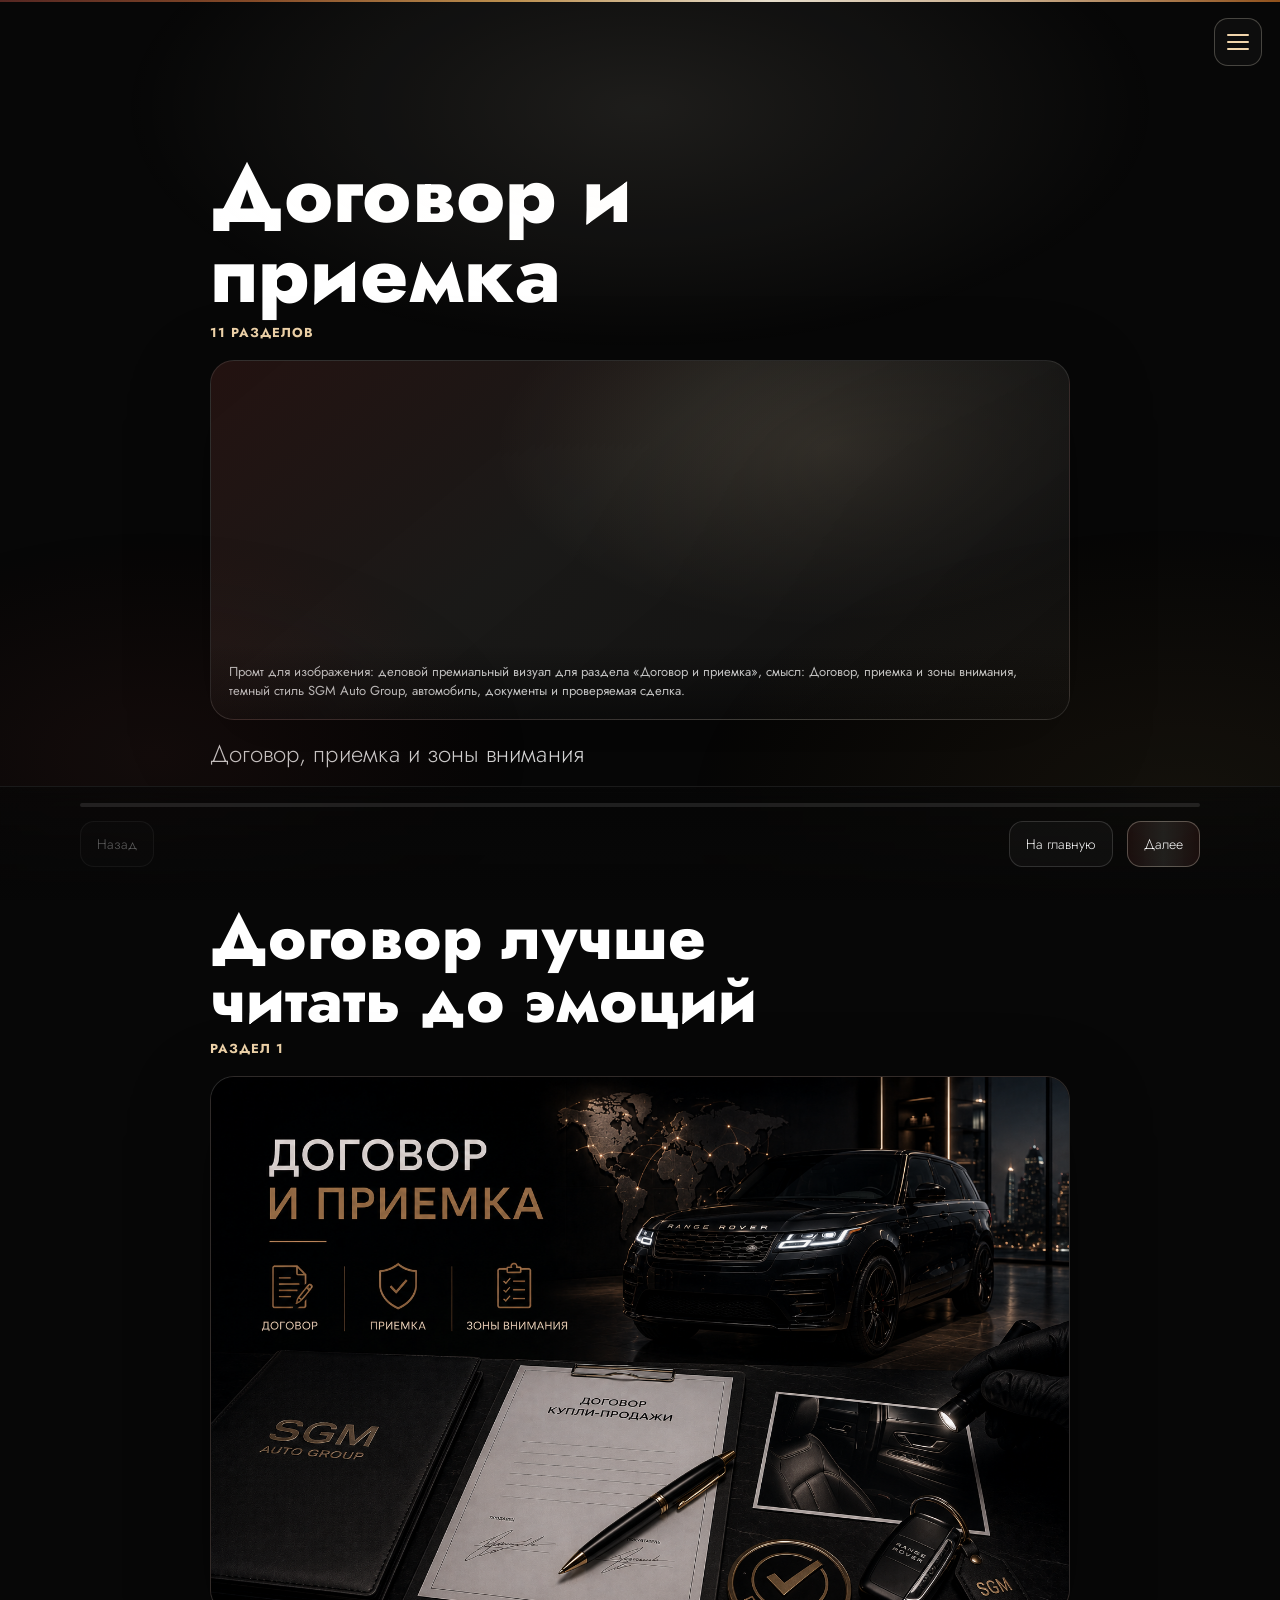
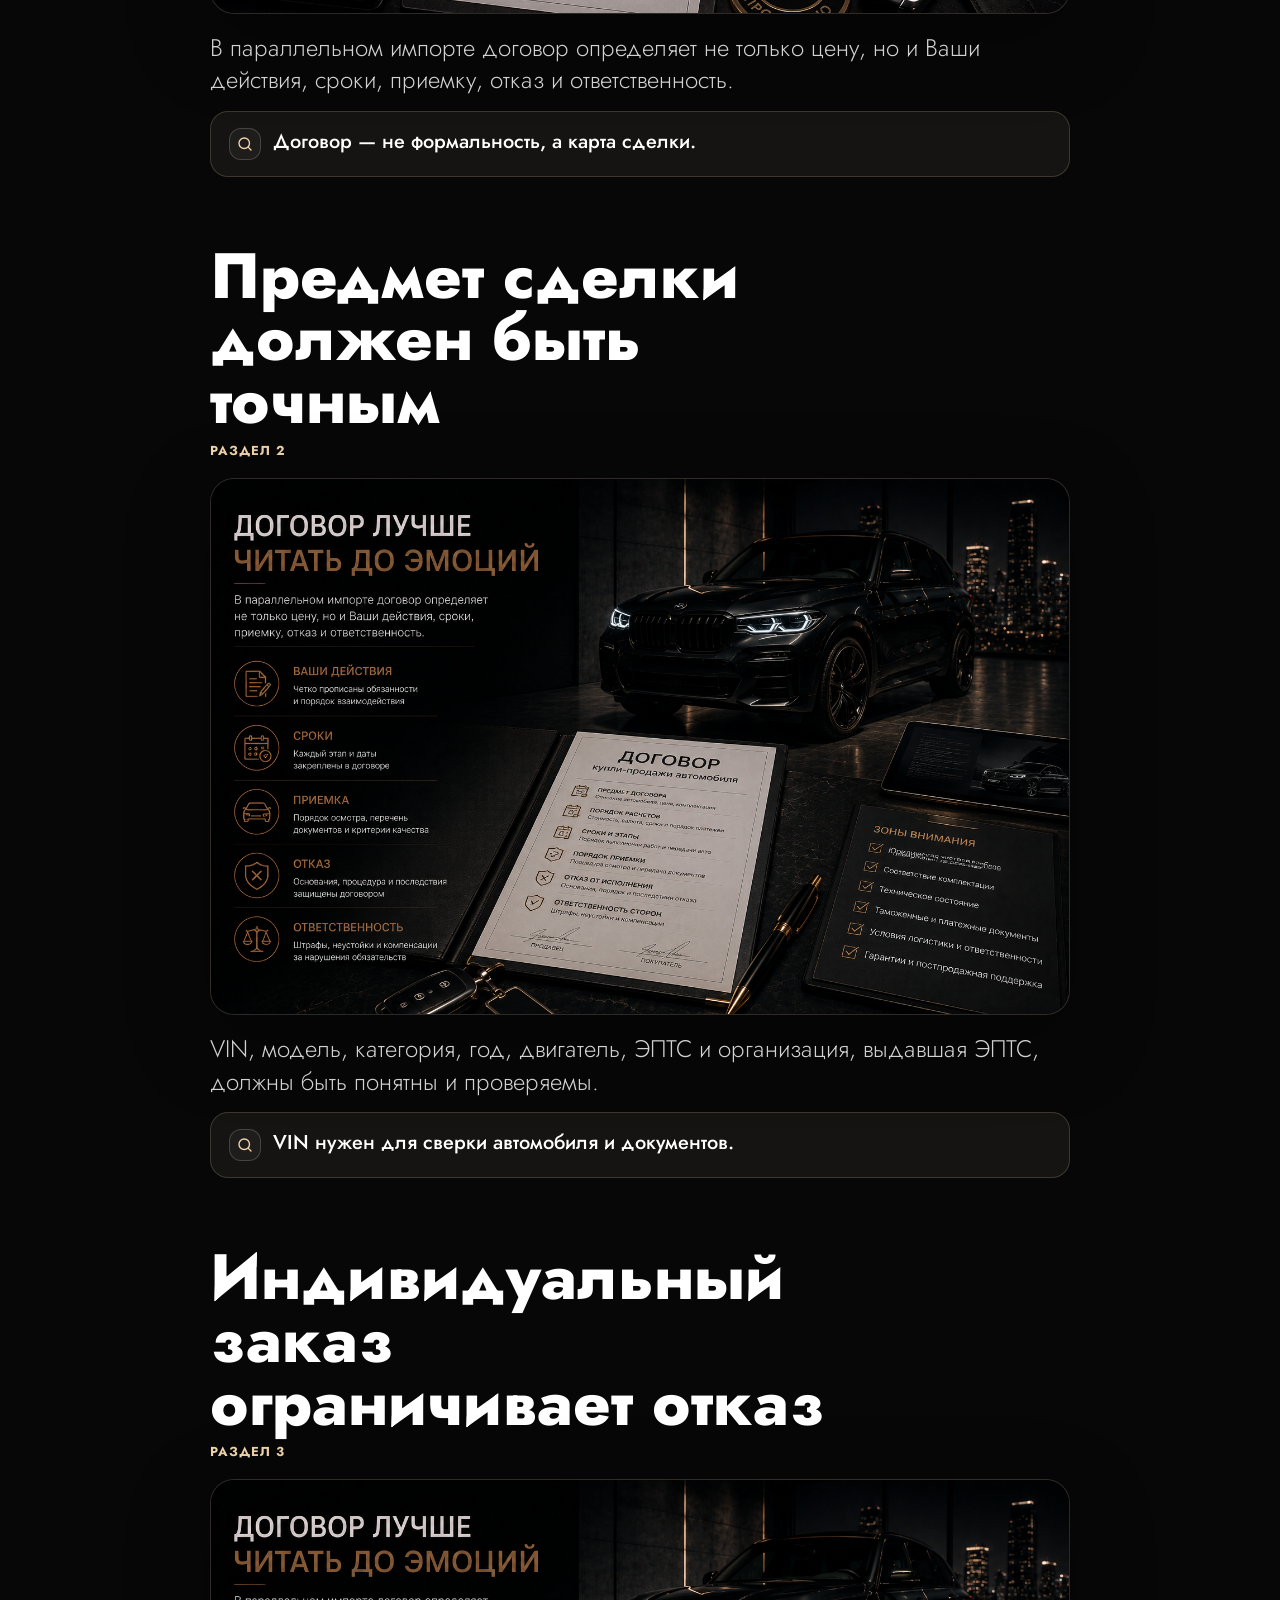
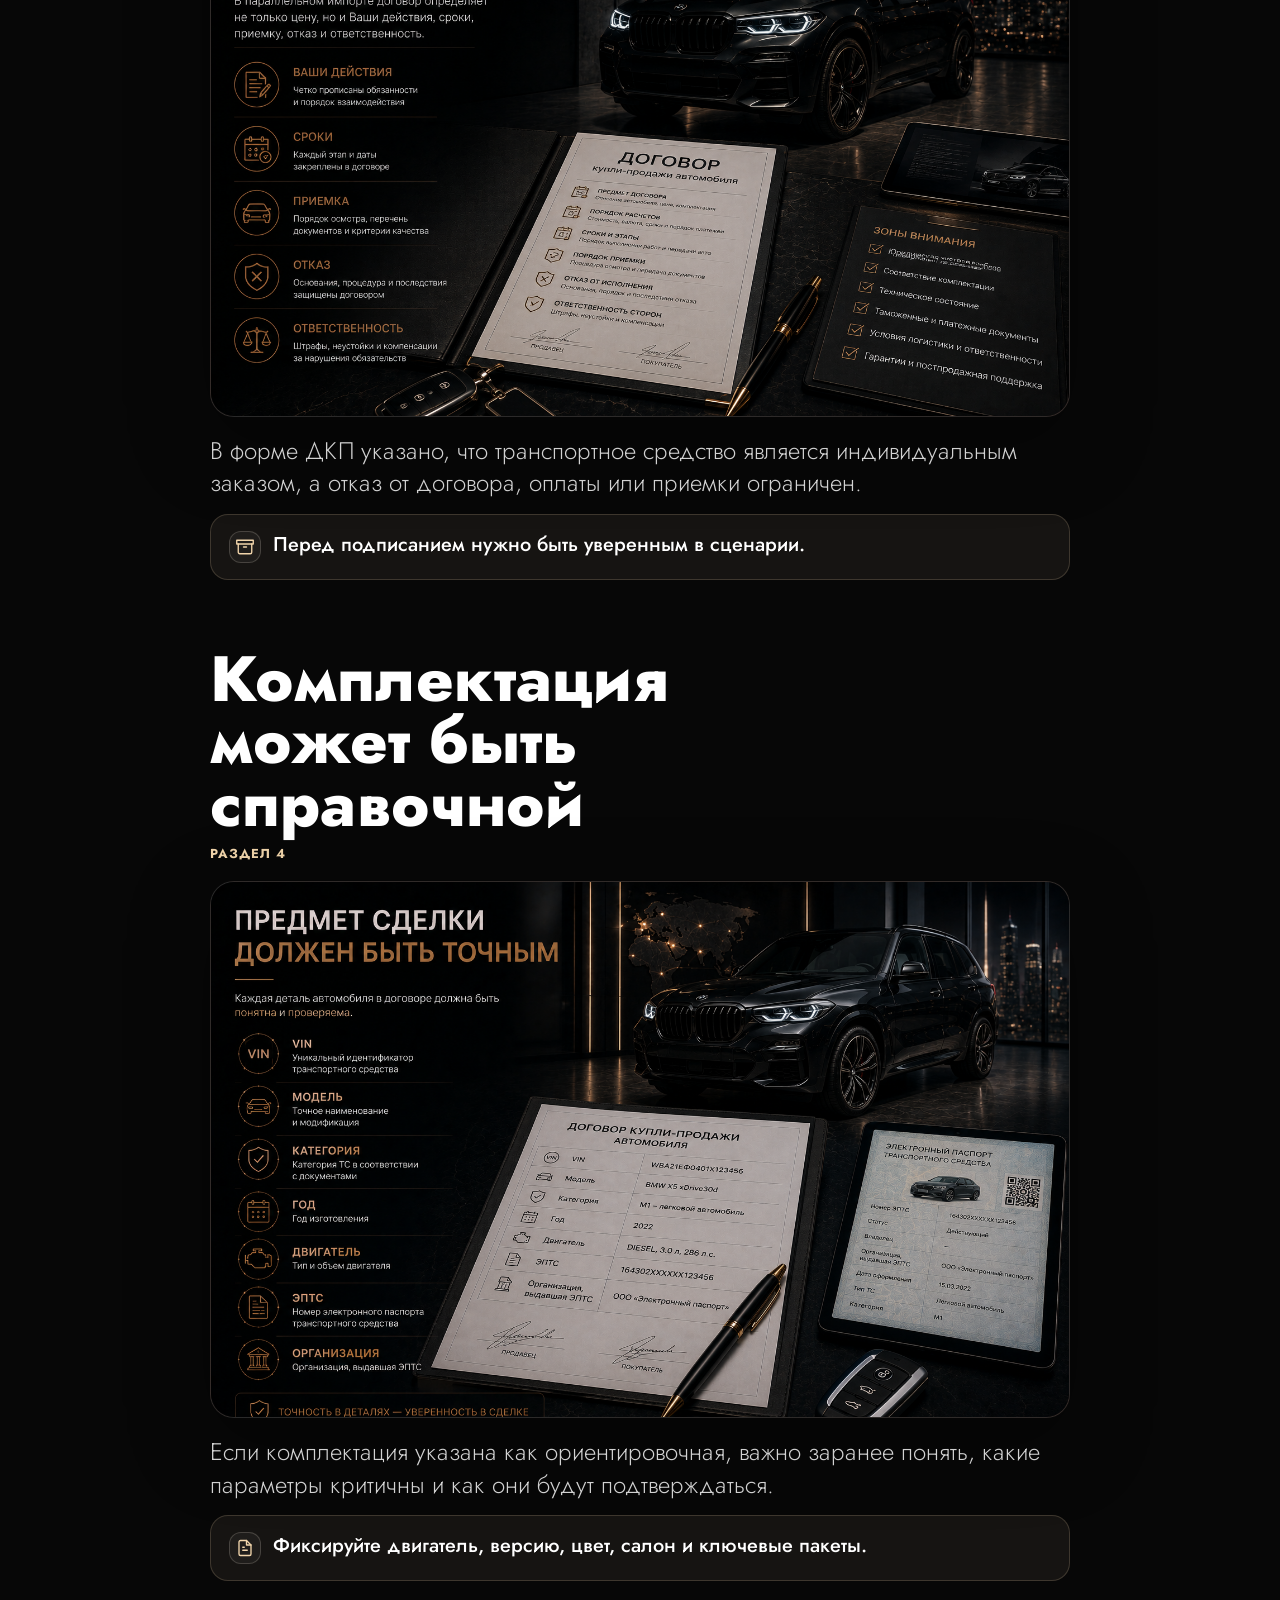
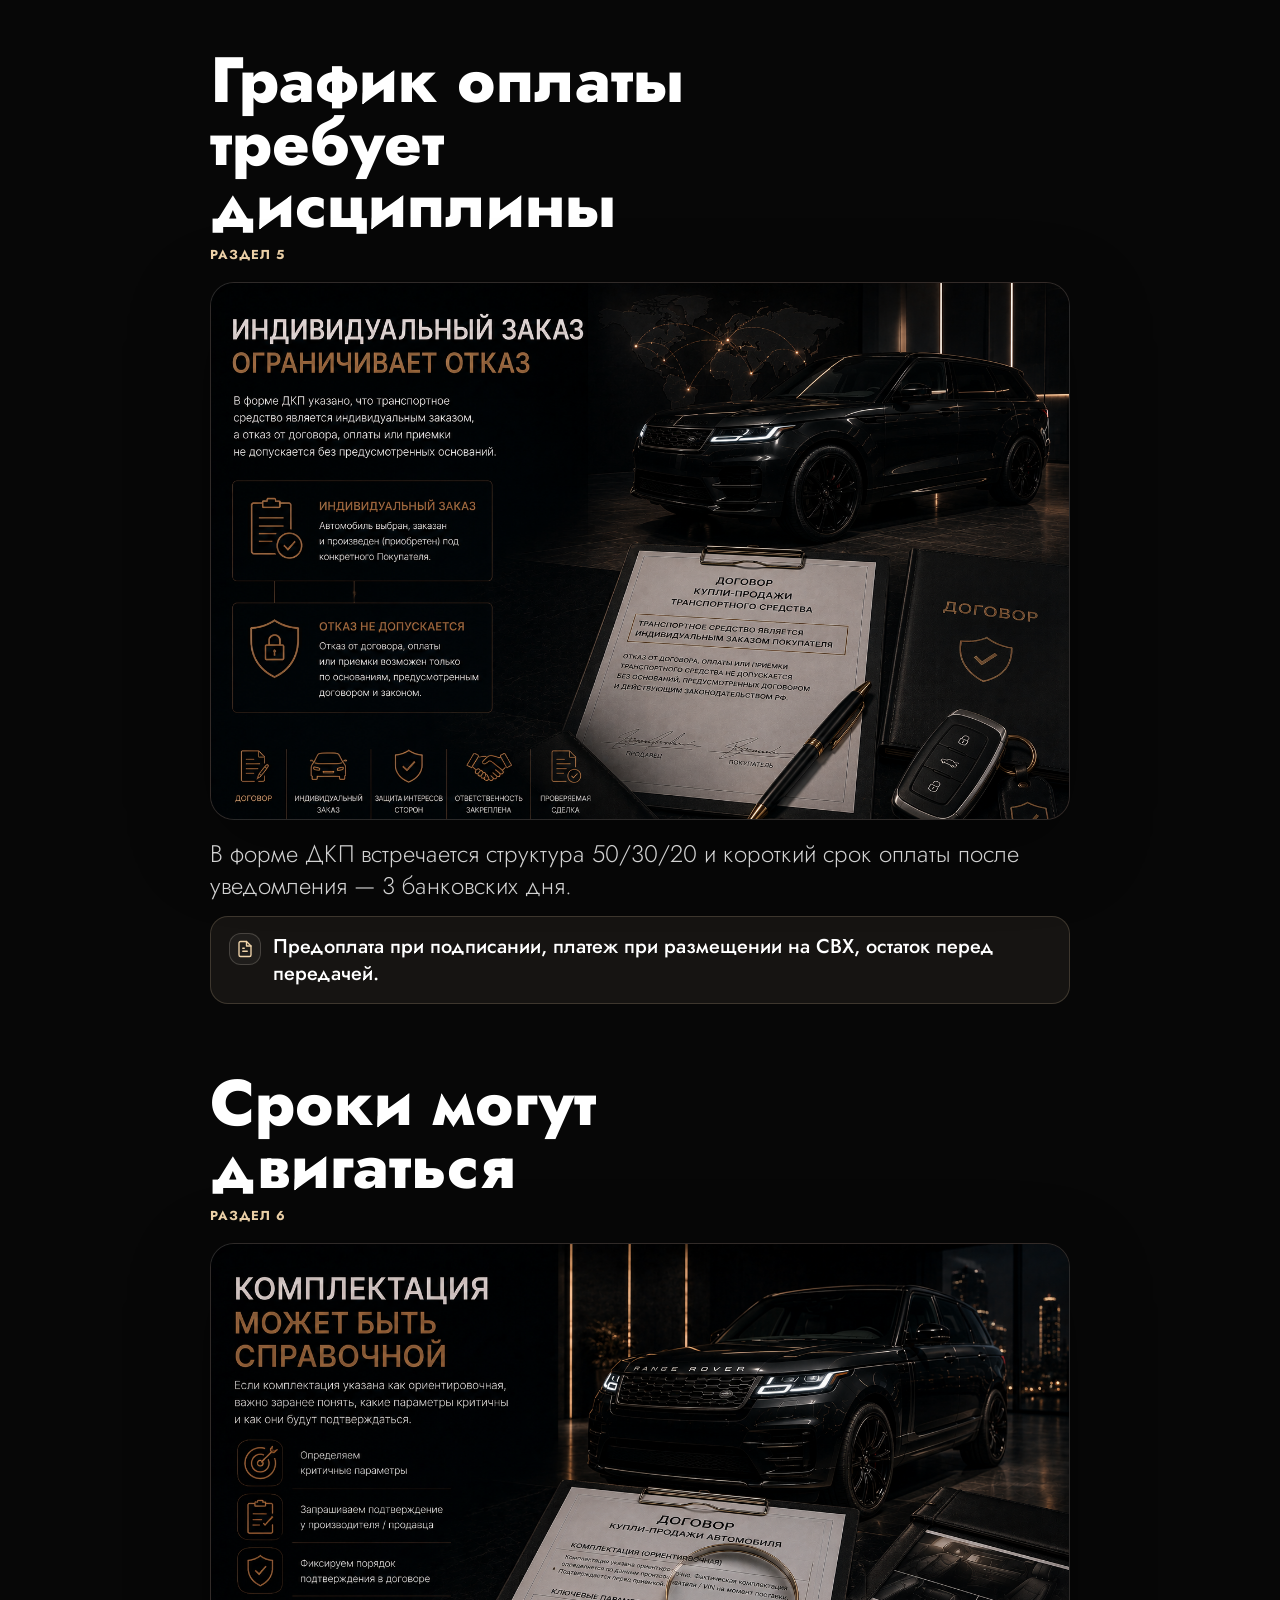
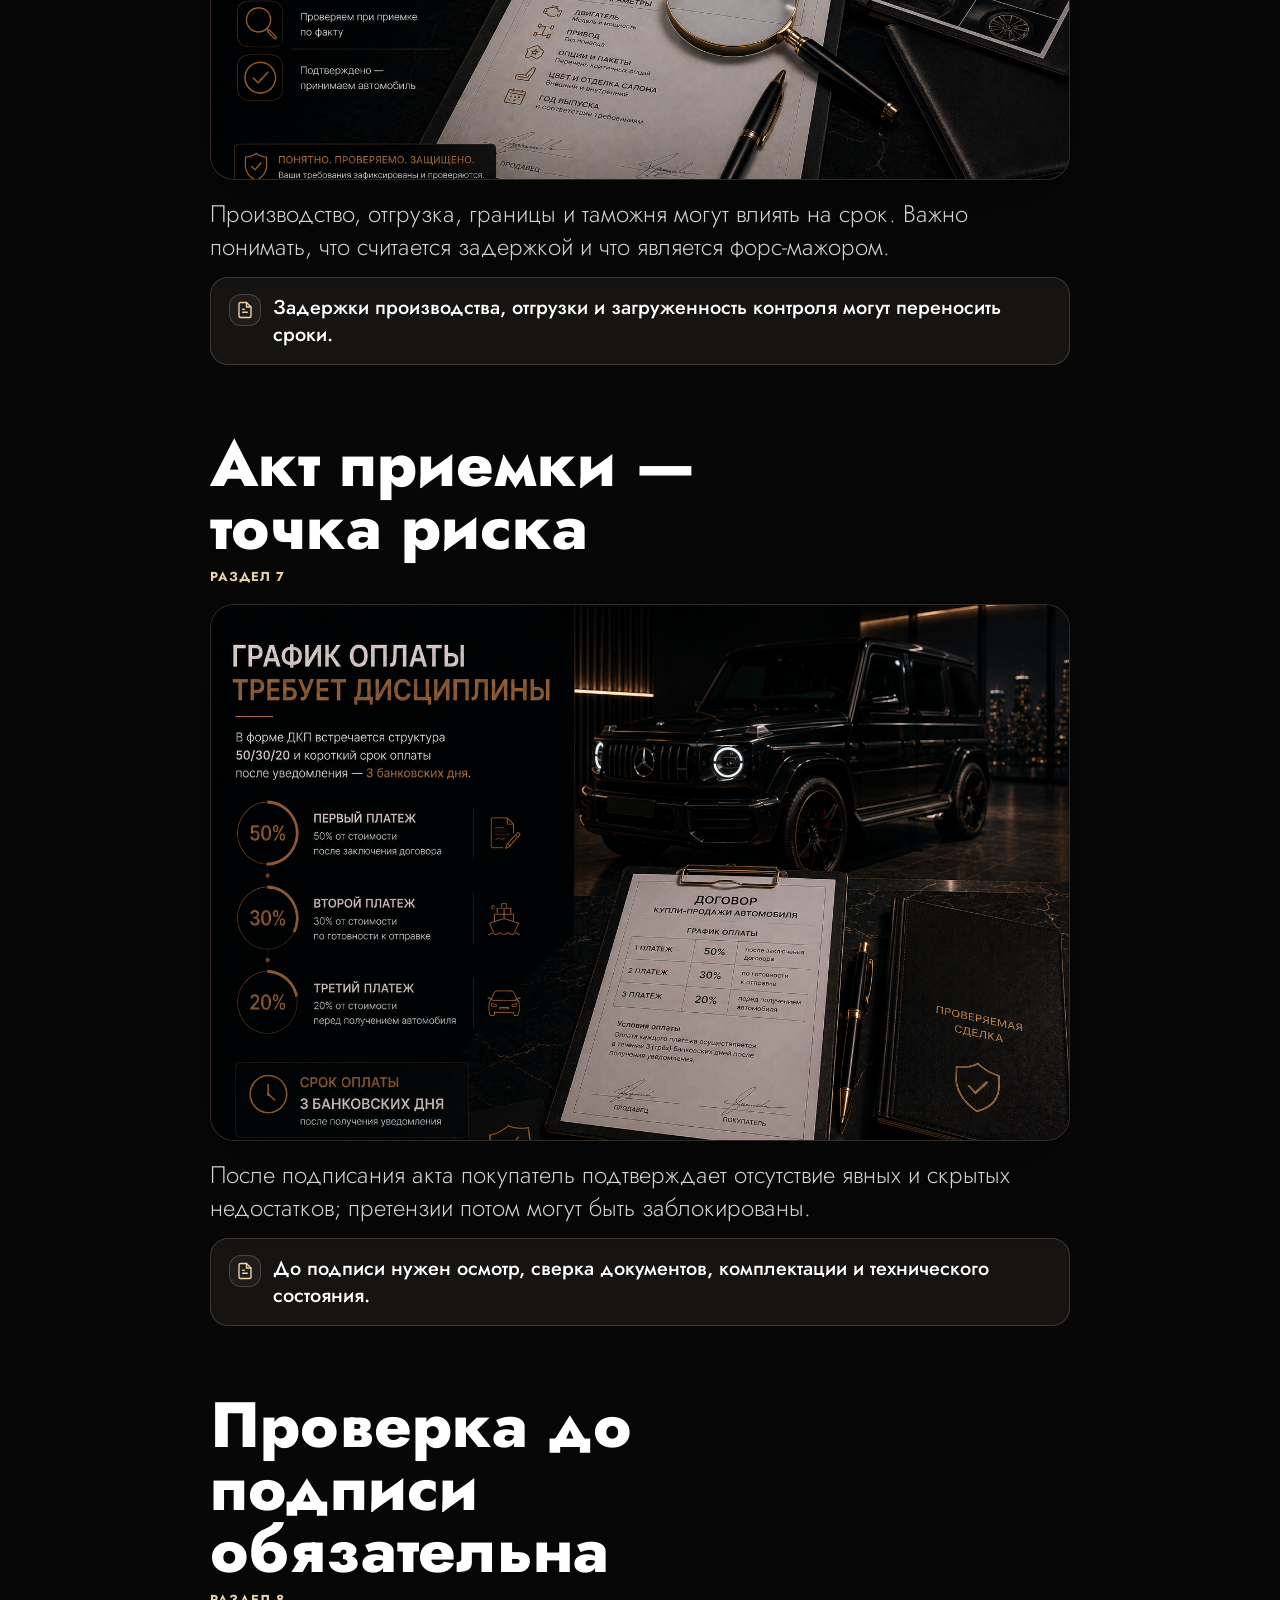
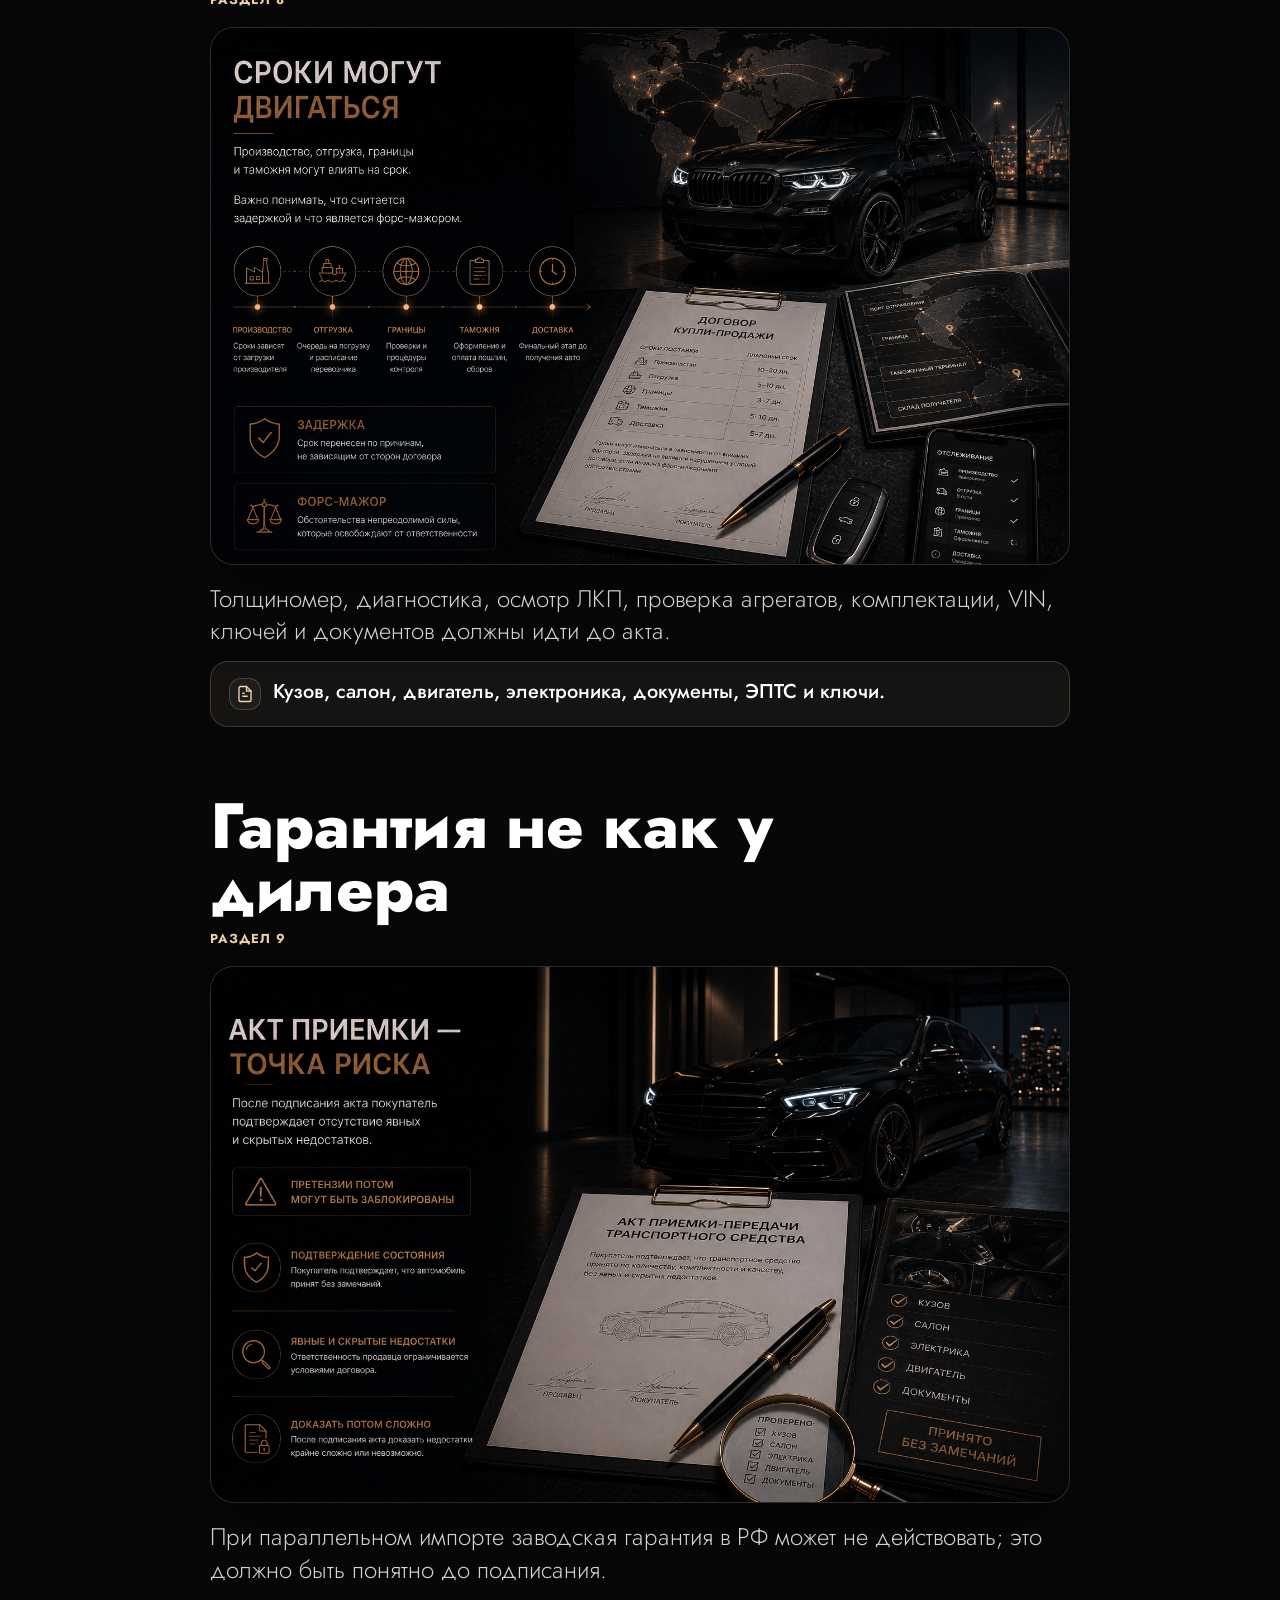
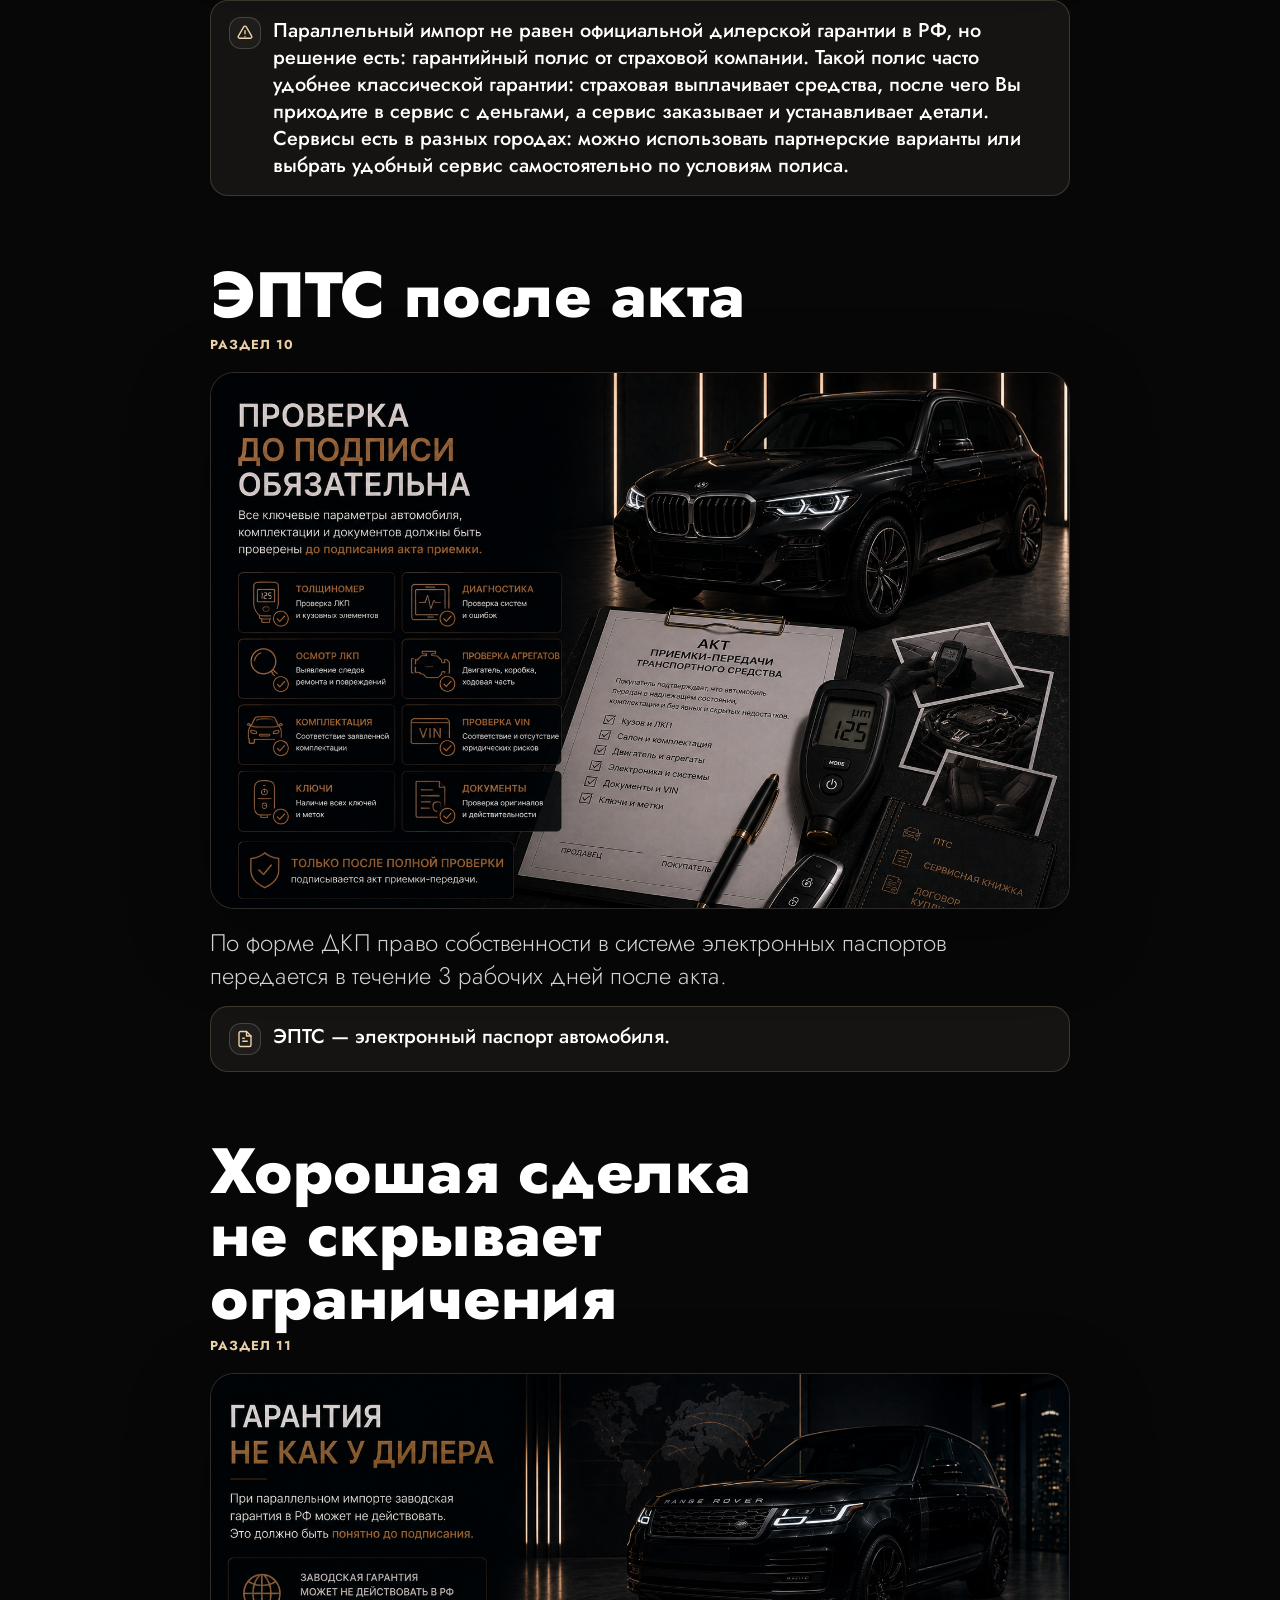
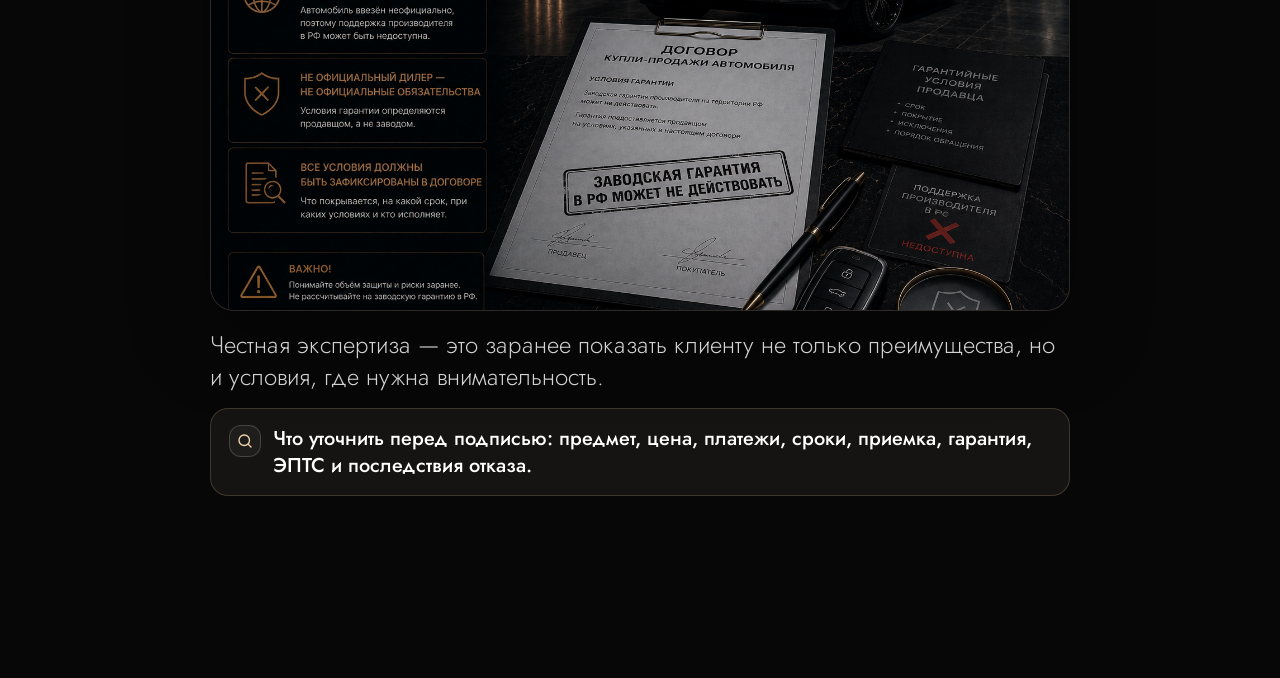
<file: contract-acceptance.html>
<!doctype html>
<html lang="ru">
  <head>
    <meta charset="utf-8" />
    <meta name="viewport" content="width=device-width, initial-scale=1" />
    <title>Договор, приемка и зоны внимания — SGM Auto Group</title>
    <meta name="description" content="Что проверить в договоре и на приемке автомобиля: предмет сделки, график оплаты, сроки, акт, гарантия, ЭПТС и документы." />
    <link rel="icon" type="image/svg+xml" href="./assets/site/icon.svg" />
    <link rel="apple-touch-icon" href="./assets/site/icon.svg" />
    <link rel="preconnect" href="https://fonts.googleapis.com" />
    <link rel="preconnect" href="https://fonts.gstatic.com" crossorigin />
    <link href="https://fonts.googleapis.com/css2?family=Jost:ital,wght@0,100;0,200;0,300;0,400;0,500;0,600;0,700;0,800;0,900;1,400;1,500;1,600&display=swap" rel="stylesheet" />
    <link rel="stylesheet" href="./assets/theme.css?v=6" />
    <link rel="stylesheet" href="./assets/home.css?v=13" />
    <link rel="stylesheet" href="./assets/presentation.css?v=26" />
  </head>
  <body class="presentation" data-presentation-id="contract">
    <div class="bg" aria-hidden="true"></div><div class="topline" aria-hidden="true"></div>
    <main class="stage" aria-label="Договор, приемка и зоны внимания"><section class="slide" id="slide" aria-live="polite"><div class="slide__inner"><div class="kicker" id="kicker"><span class="kicker__dot" aria-hidden="true"></span><span data-kicker-label>Раздел</span></div><h1 id="title">Заголовок</h1><p class="text" id="body">Текст</p><div class="extra" id="extra"></div></div></section></main>
    <nav class="nav" aria-label="Навигация по слайдам"><div class="nav__bar"><div class="nav__counter"><div class="counter" id="counter">1 / 1</div></div><div class="nav__left"><button class="btn" id="btnBack" type="button">Назад</button></div><div class="nav__center"><button class="btn btn--accent" id="btnNext" type="button">Далее</button></div><div class="nav__right"><a class="btn link" href="./index.html">На главную</a></div></div></nav>
    <div class="modalRoot" id="homeModalRoot" hidden></div>
    <script src="./assets/js/presentation-data.js?v=9"></script>
    <script src="./assets/js/app.js?v=25" defer></script>
  </body>
</html>
</file>
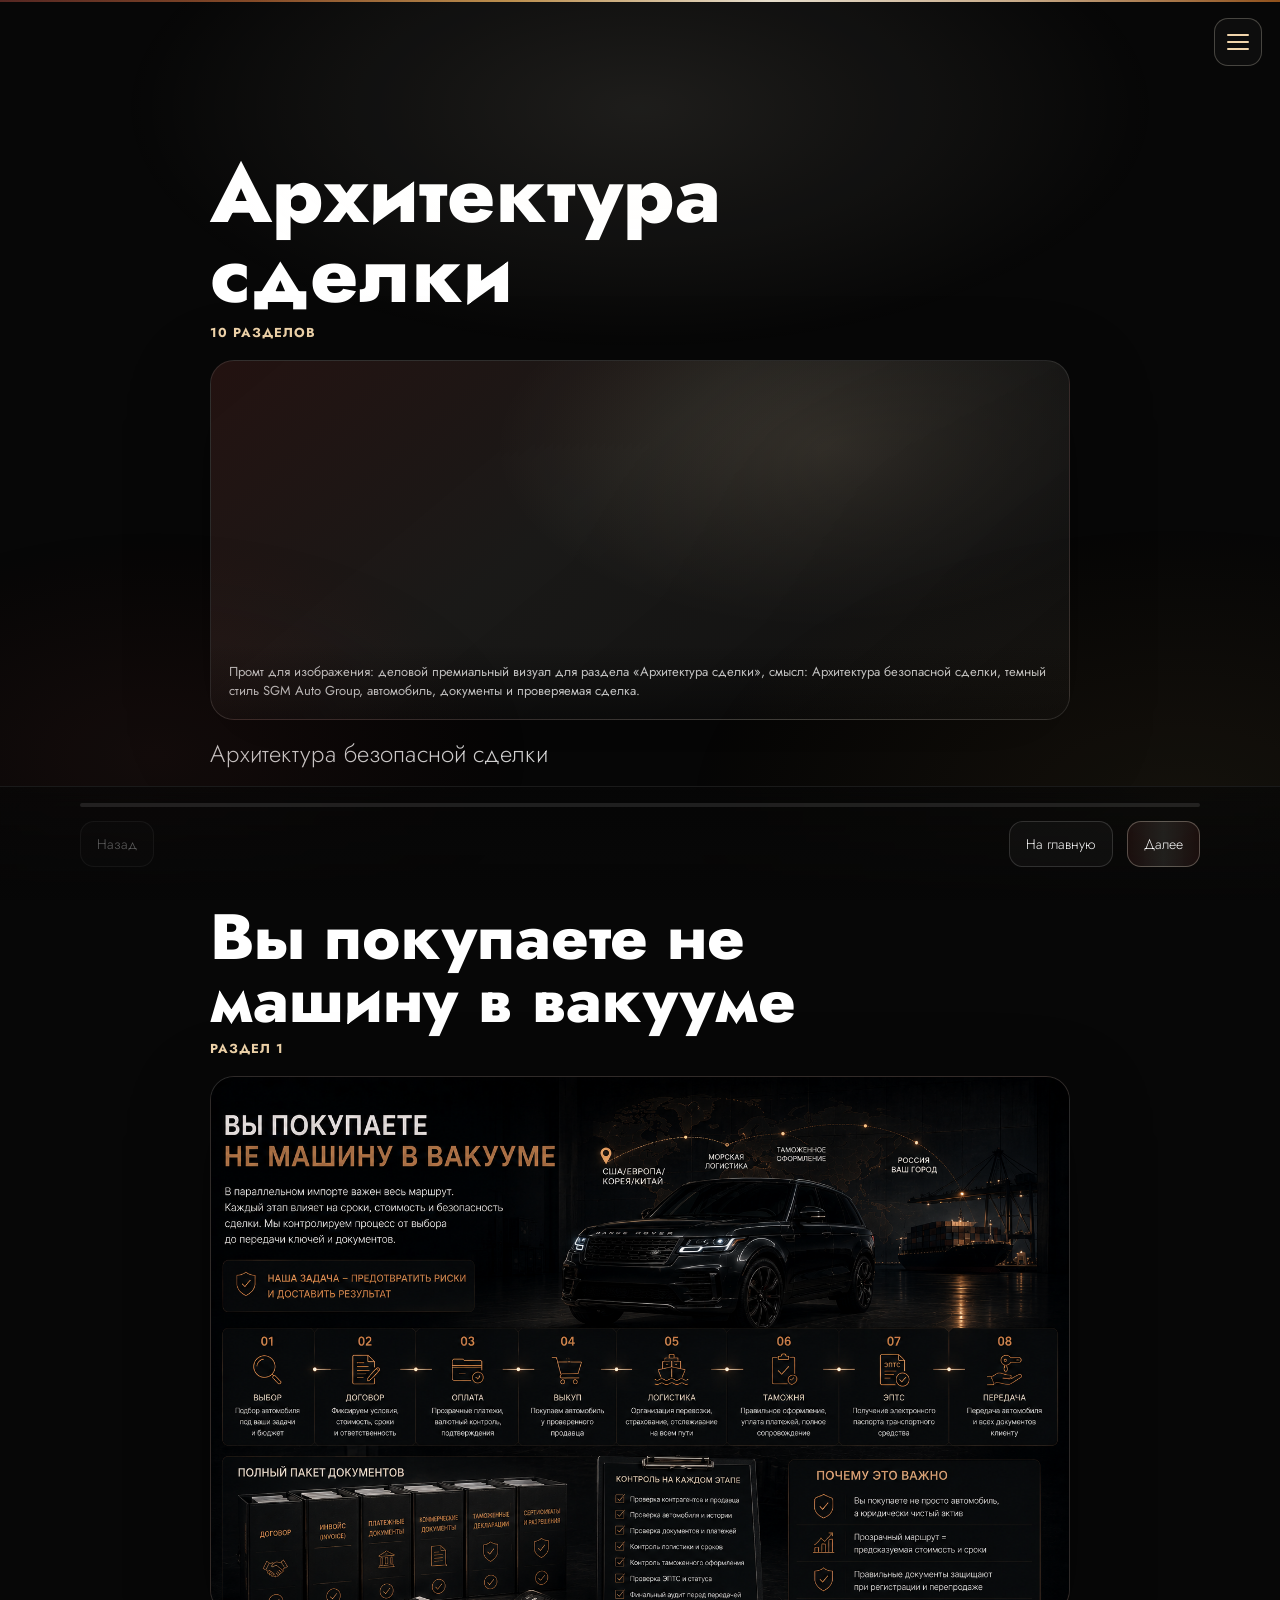
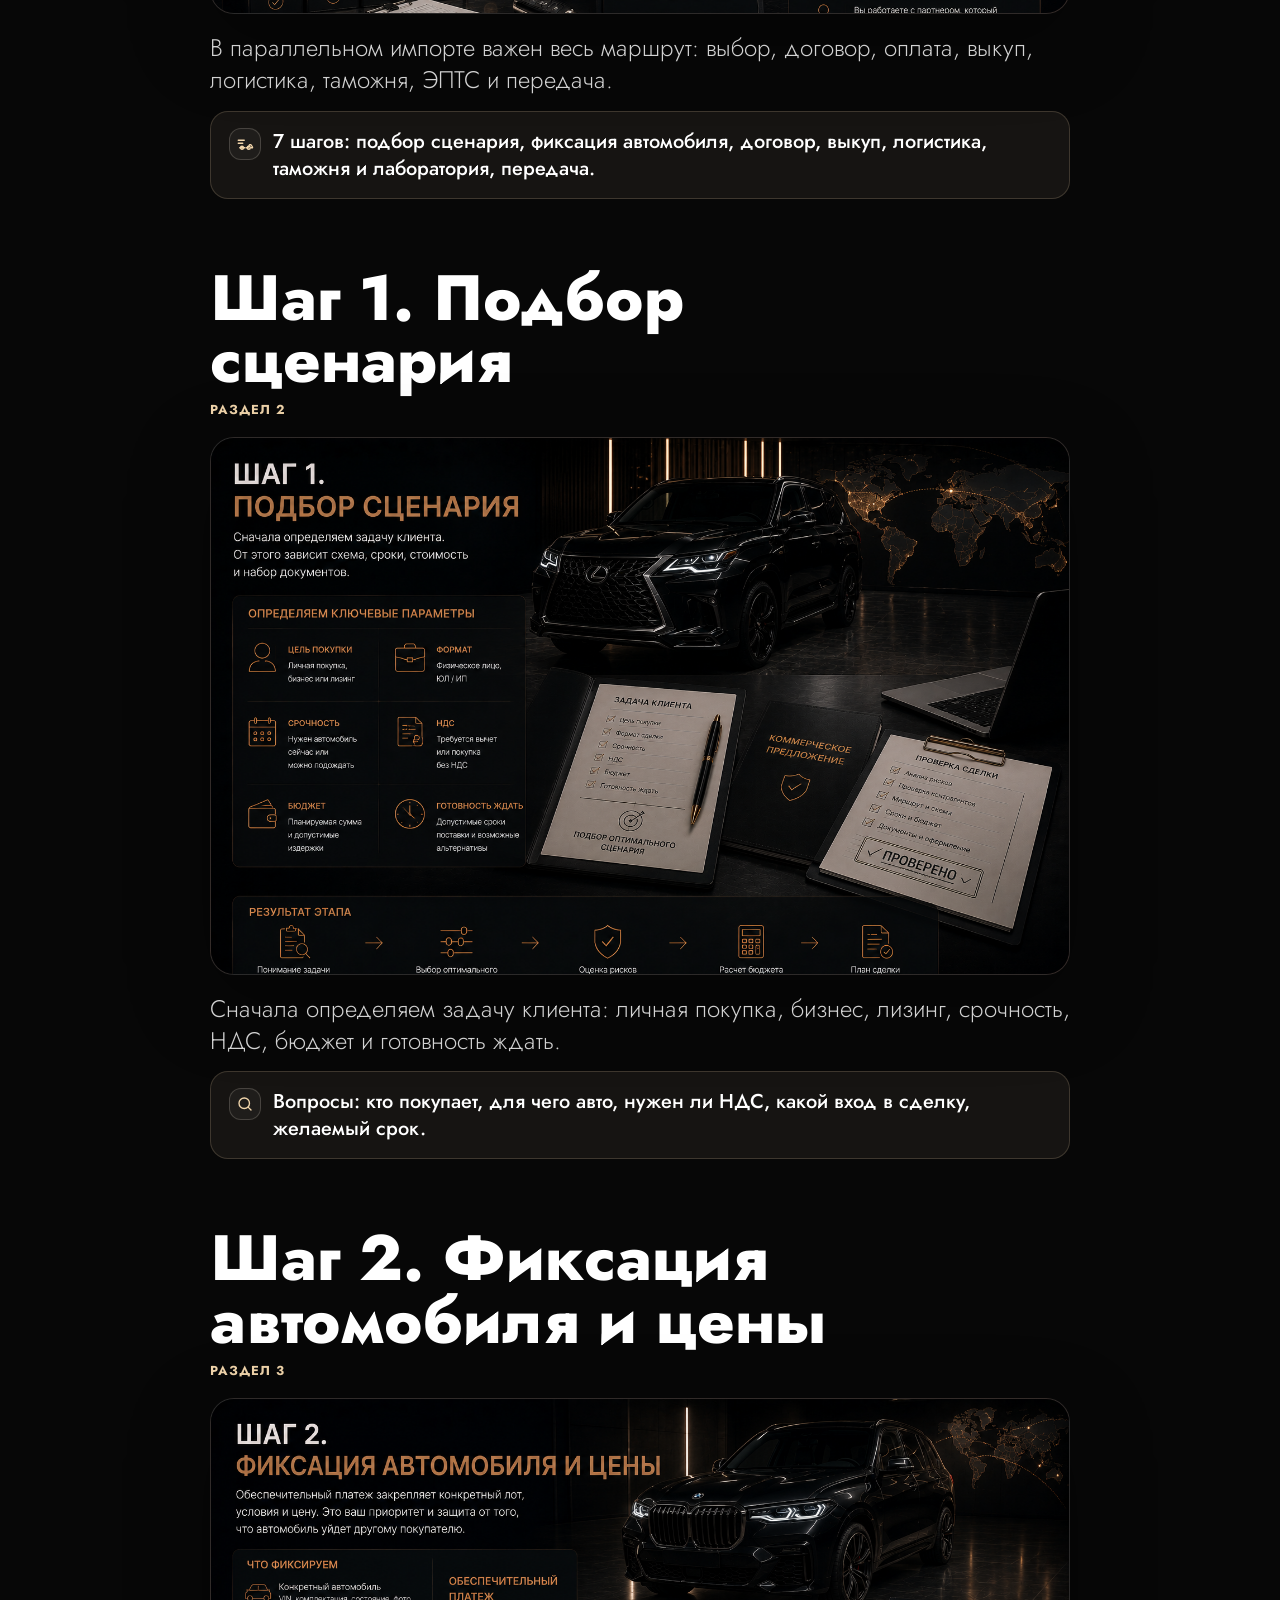
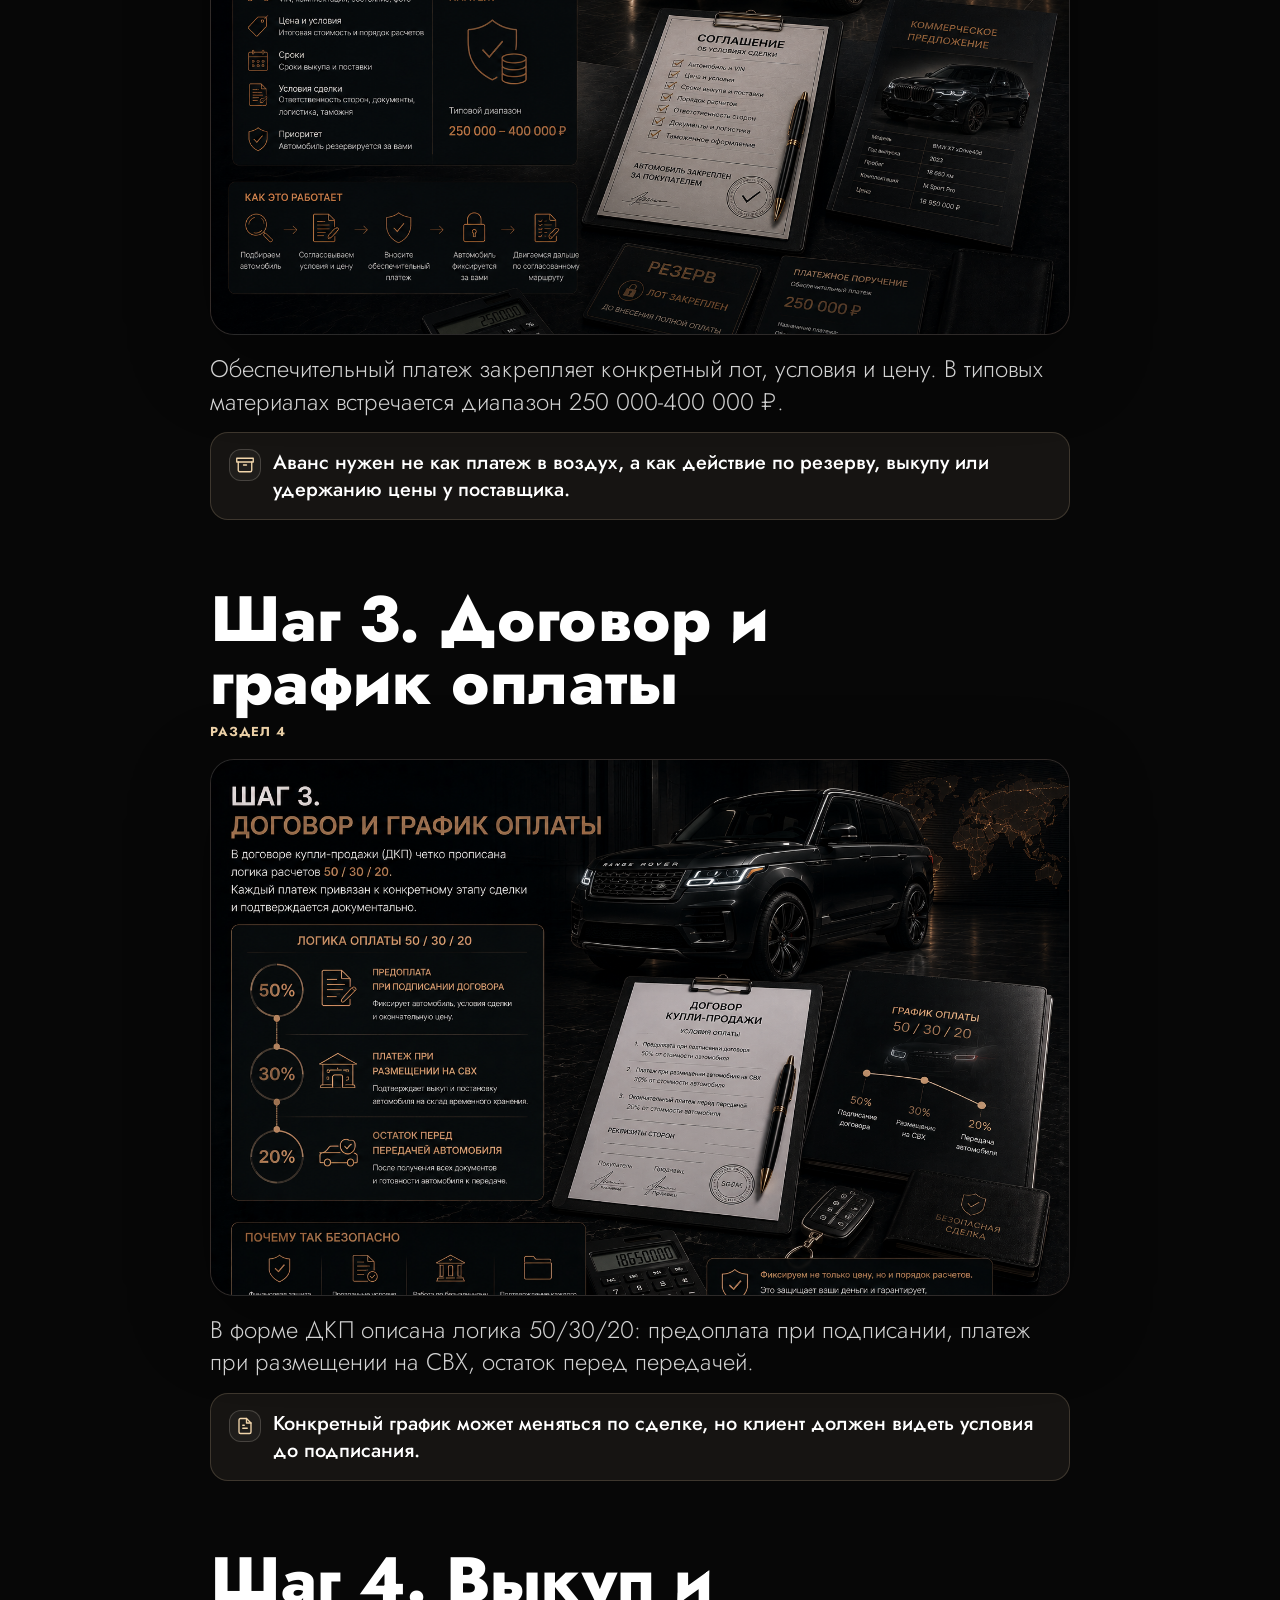
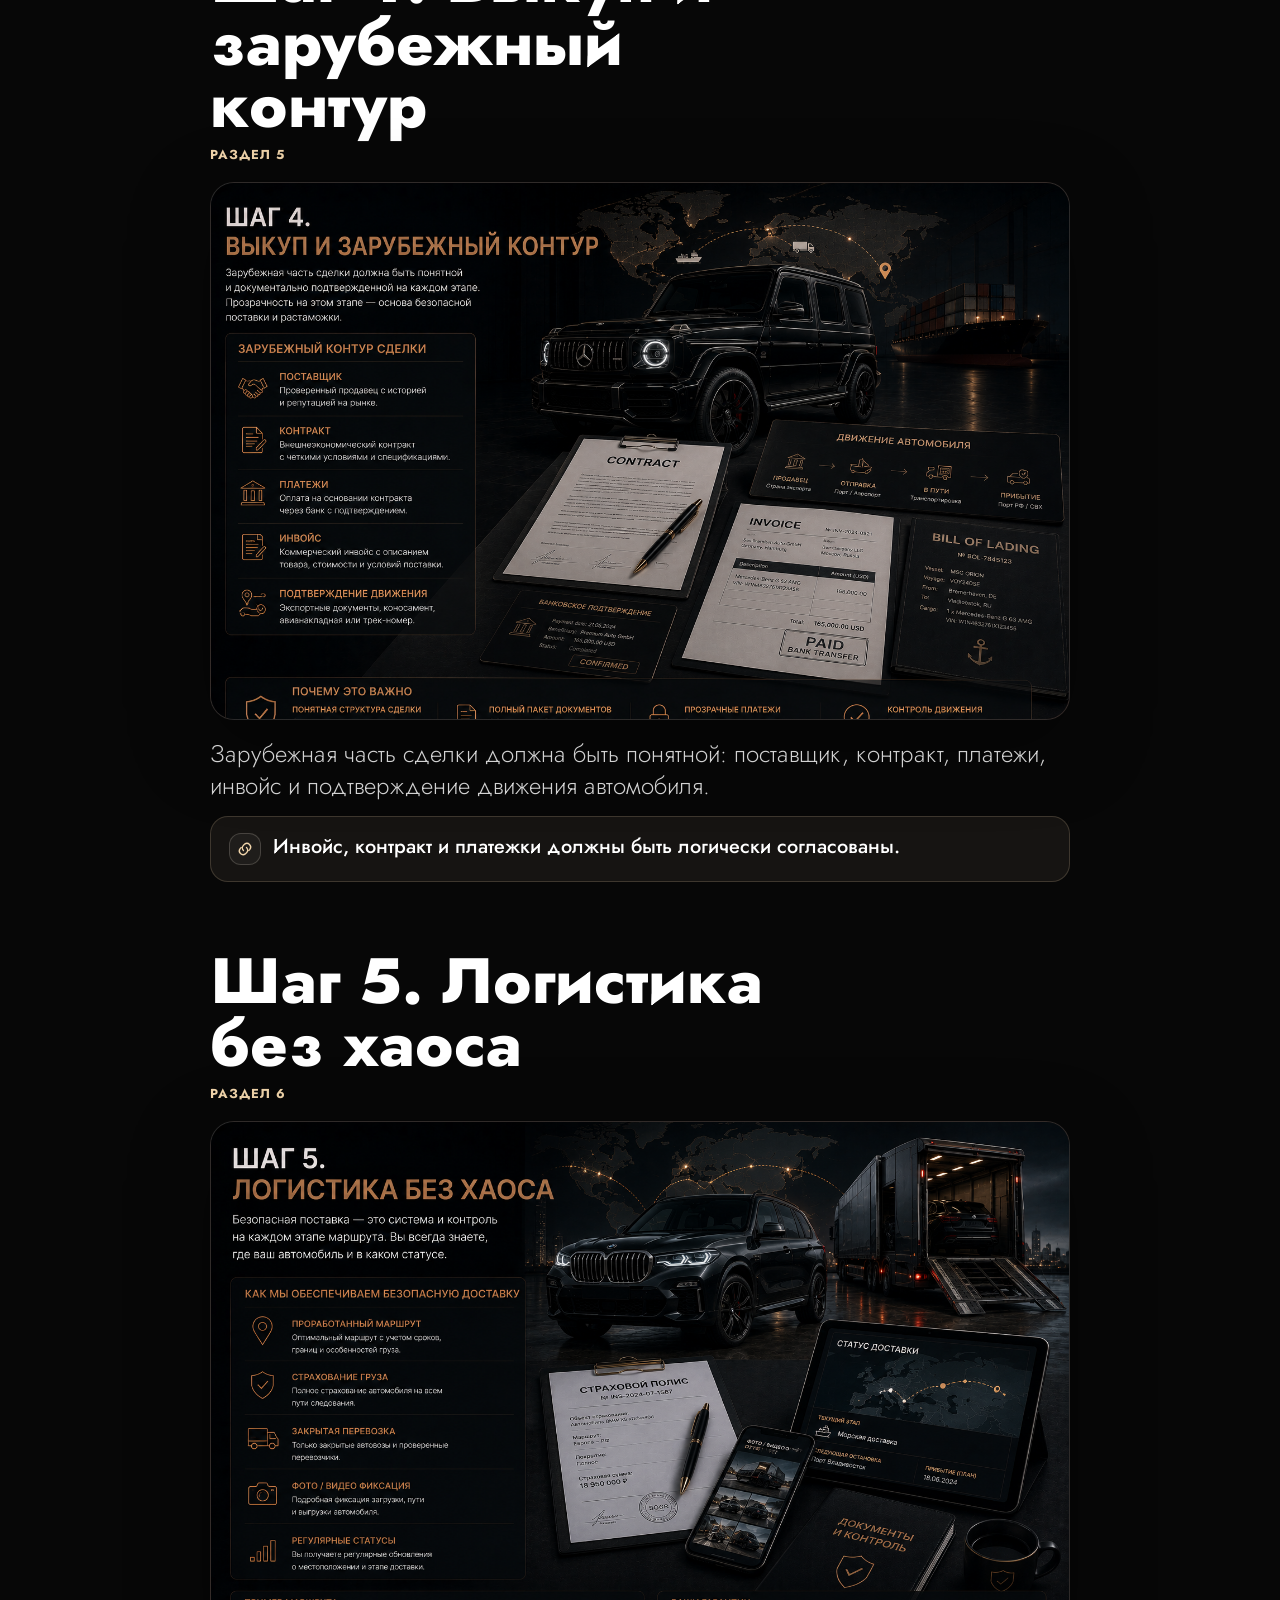
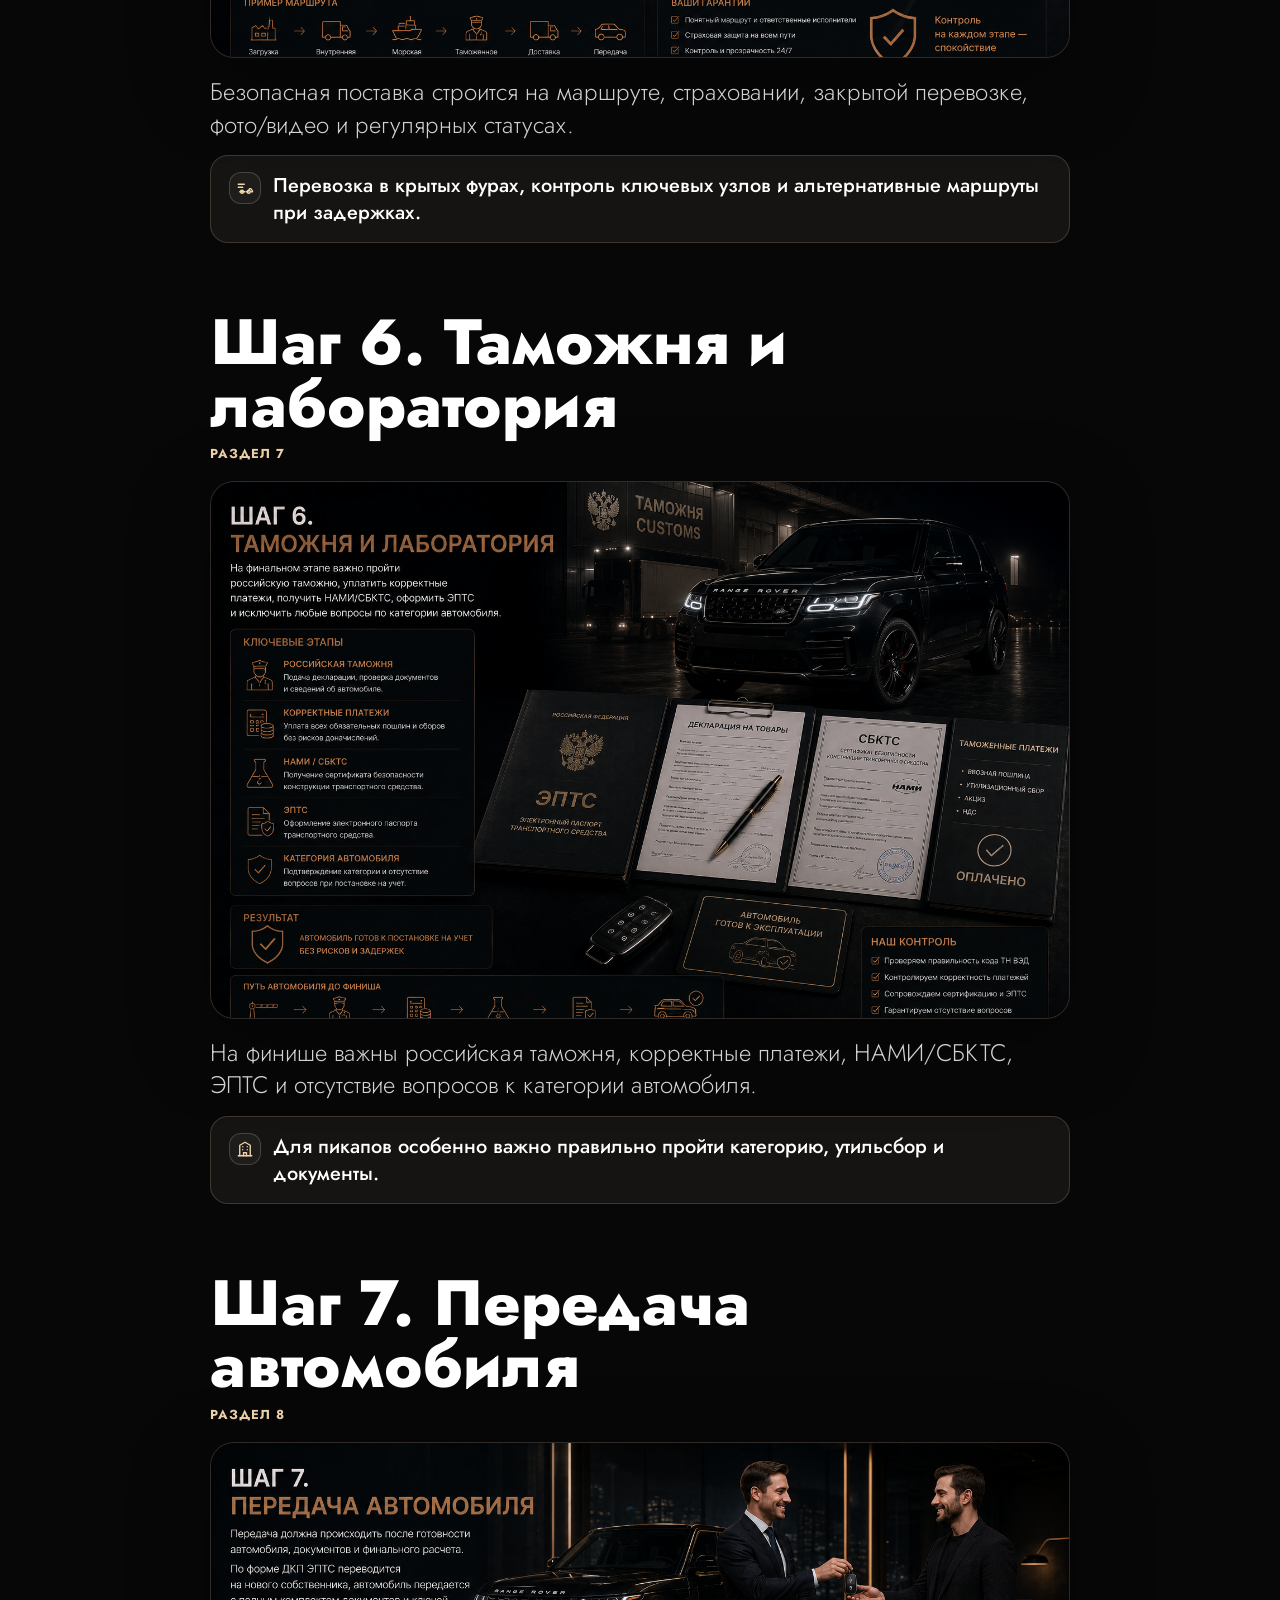
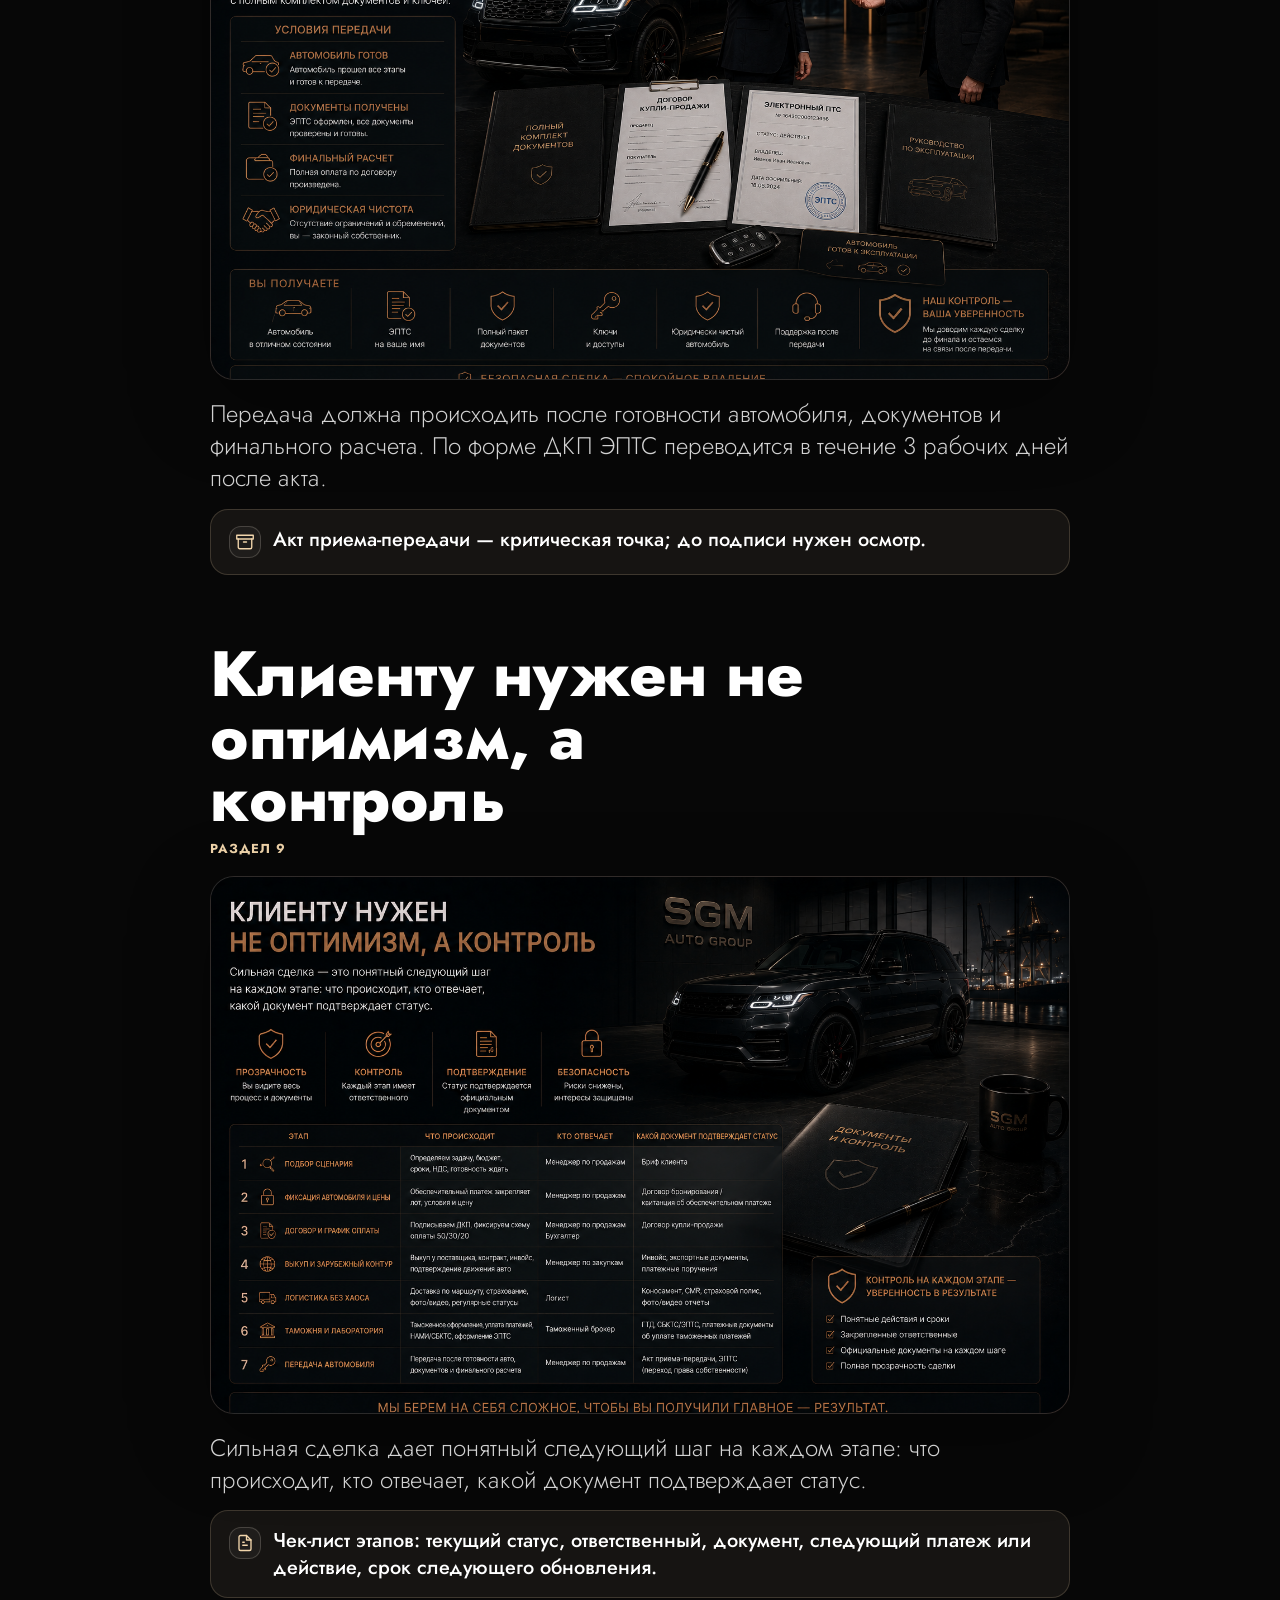
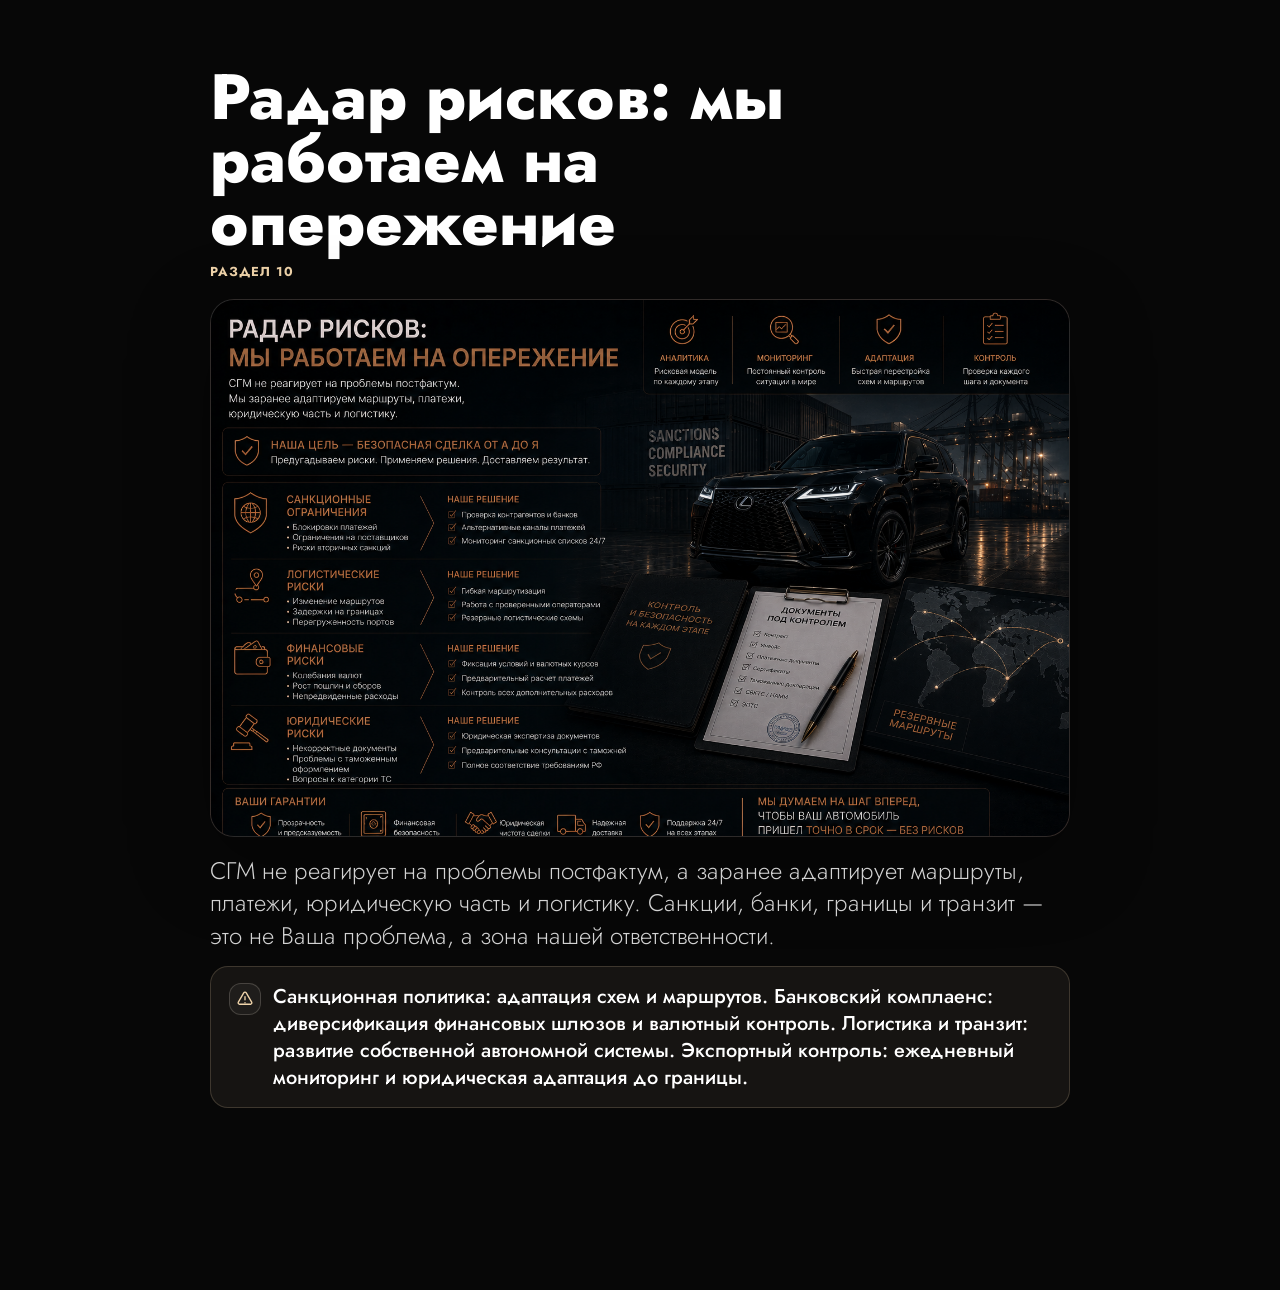
<file: deal-structure.html>
<!doctype html>
<html lang="ru">
  <head>
    <meta charset="utf-8" />
    <meta name="viewport" content="width=device-width, initial-scale=1" />
    <title>Архитектура безопасной сделки — SGM Auto Group</title>
    <meta name="description" content="Этапы безопасной сделки: подбор сценария, договор, оплата, логистика, таможня, документы, ЭПТС и передача автомобиля." />
    <link rel="icon" type="image/svg+xml" href="./assets/site/icon.svg" />
    <link rel="apple-touch-icon" href="./assets/site/icon.svg" />
    <link rel="preconnect" href="https://fonts.googleapis.com" />
    <link rel="preconnect" href="https://fonts.gstatic.com" crossorigin />
    <link href="https://fonts.googleapis.com/css2?family=Jost:ital,wght@0,100;0,200;0,300;0,400;0,500;0,600;0,700;0,800;0,900;1,400;1,500;1,600&display=swap" rel="stylesheet" />
    <link rel="stylesheet" href="./assets/theme.css?v=6" />
    <link rel="stylesheet" href="./assets/home.css?v=13" />
    <link rel="stylesheet" href="./assets/presentation.css?v=26" />
  </head>
  <body class="presentation" data-presentation-id="deal">
    <div class="bg" aria-hidden="true"></div><div class="topline" aria-hidden="true"></div>
    <main class="stage" aria-label="Архитектура безопасной сделки"><section class="slide" id="slide" aria-live="polite"><div class="slide__inner"><div class="kicker" id="kicker"><span class="kicker__dot" aria-hidden="true"></span><span data-kicker-label>Раздел</span></div><h1 id="title">Заголовок</h1><p class="text" id="body">Текст</p><div class="extra" id="extra"></div></div></section></main>
    <nav class="nav" aria-label="Навигация по слайдам"><div class="nav__bar"><div class="nav__counter"><div class="counter" id="counter">1 / 1</div></div><div class="nav__left"><button class="btn" id="btnBack" type="button">Назад</button></div><div class="nav__center"><button class="btn btn--accent" id="btnNext" type="button">Далее</button></div><div class="nav__right"><a class="btn link" href="./index.html">На главную</a></div></div></nav>
    <div class="modalRoot" id="homeModalRoot" hidden></div>
    <script src="./assets/js/presentation-data.js?v=9"></script>
    <script src="./assets/js/app.js?v=25" defer></script>
  </body>
</html>
</file>
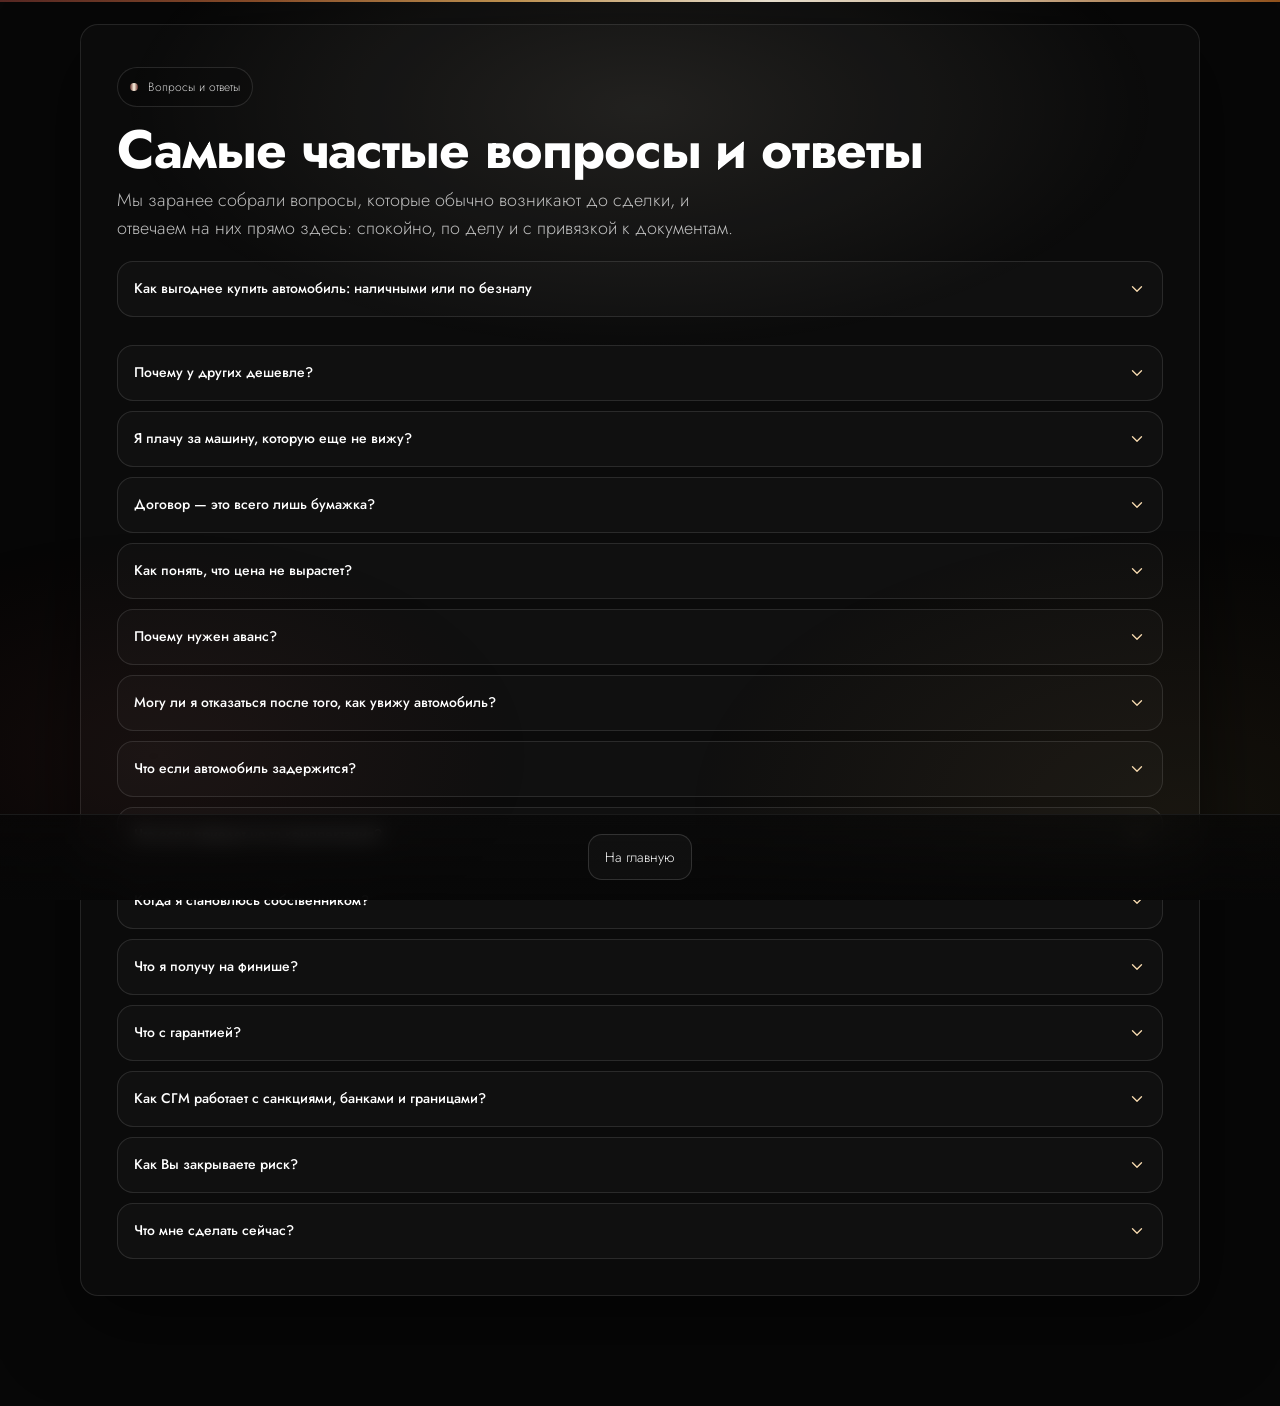
<file: faq.html>
<!doctype html>
<html lang="ru">
  <head>
    <meta charset="utf-8" />
    <meta name="viewport" content="width=device-width, initial-scale=1" />
    <title>FAQ для покупателя — SGM Auto Group</title>
    <meta name="description" content="Ответы на частые вопросы покупателя: аванс, цена, документы, сроки, комплектация, гарантия, ЭПТС и риски." />
    <link rel="icon" type="image/svg+xml" href="./assets/site/icon.svg" />
    <link rel="apple-touch-icon" href="./assets/site/icon.svg" />
    <link rel="preconnect" href="https://fonts.googleapis.com" />
    <link rel="preconnect" href="https://fonts.gstatic.com" crossorigin />
    <link href="https://fonts.googleapis.com/css2?family=Jost:ital,wght@0,100;0,200;0,300;0,400;0,500;0,600;0,700;0,800;0,900;1,400;1,500;1,600&display=swap" rel="stylesheet" />
    <link rel="stylesheet" href="./assets/theme.css?v=6" />
    <link rel="stylesheet" href="./assets/home.css?v=11" />
    <link rel="stylesheet" href="./assets/presentation.css?v=23" />
  </head>
  <body class="presentation" data-presentation-id="faq">
    <div class="bg" aria-hidden="true"></div><div class="topline" aria-hidden="true"></div>
    <main class="stage" aria-label="FAQ для покупателя"><section class="slide" id="slide" aria-live="polite"><div class="slide__inner"><div class="kicker" id="kicker"><span class="kicker__dot" aria-hidden="true"></span><span data-kicker-label>Раздел</span></div><h1 id="title">Заголовок</h1><p class="text" id="body">Текст</p><div class="extra" id="extra"></div></div></section></main>
    <nav class="nav" aria-label="Навигация по слайдам"><div class="nav__bar"><div class="nav__counter"><div class="counter" id="counter">1 / 1</div></div><div class="nav__left"><button class="btn" id="btnBack" type="button">Назад</button></div><div class="nav__center"><button class="btn btn--accent" id="btnNext" type="button">Далее</button></div><div class="nav__right"><a class="btn link" href="./index.html">На главную</a></div></div></nav>
    <div class="modalRoot" id="homeModalRoot" hidden></div>
    <script src="./assets/js/presentation-data.js?v=9"></script>
    <script src="./assets/js/app.js?v=25" defer></script>
  </body>
</html>
</file>
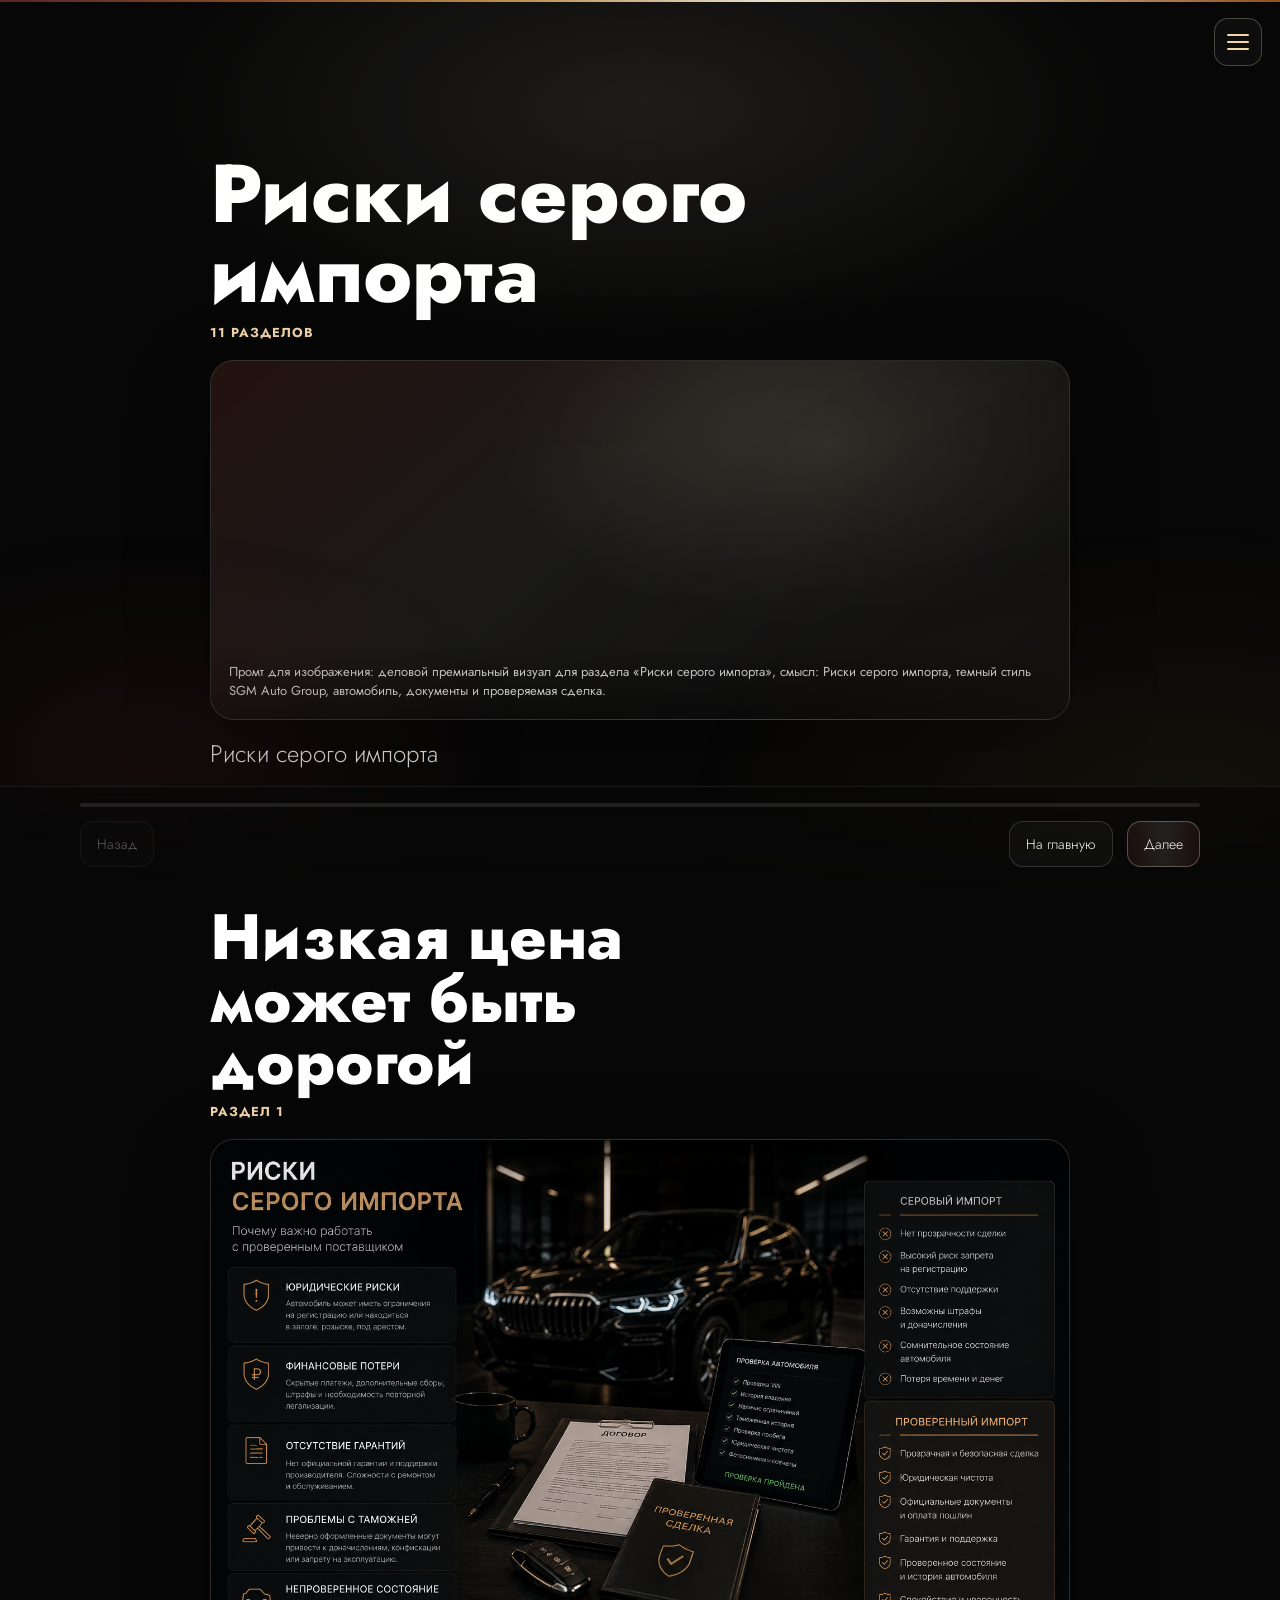
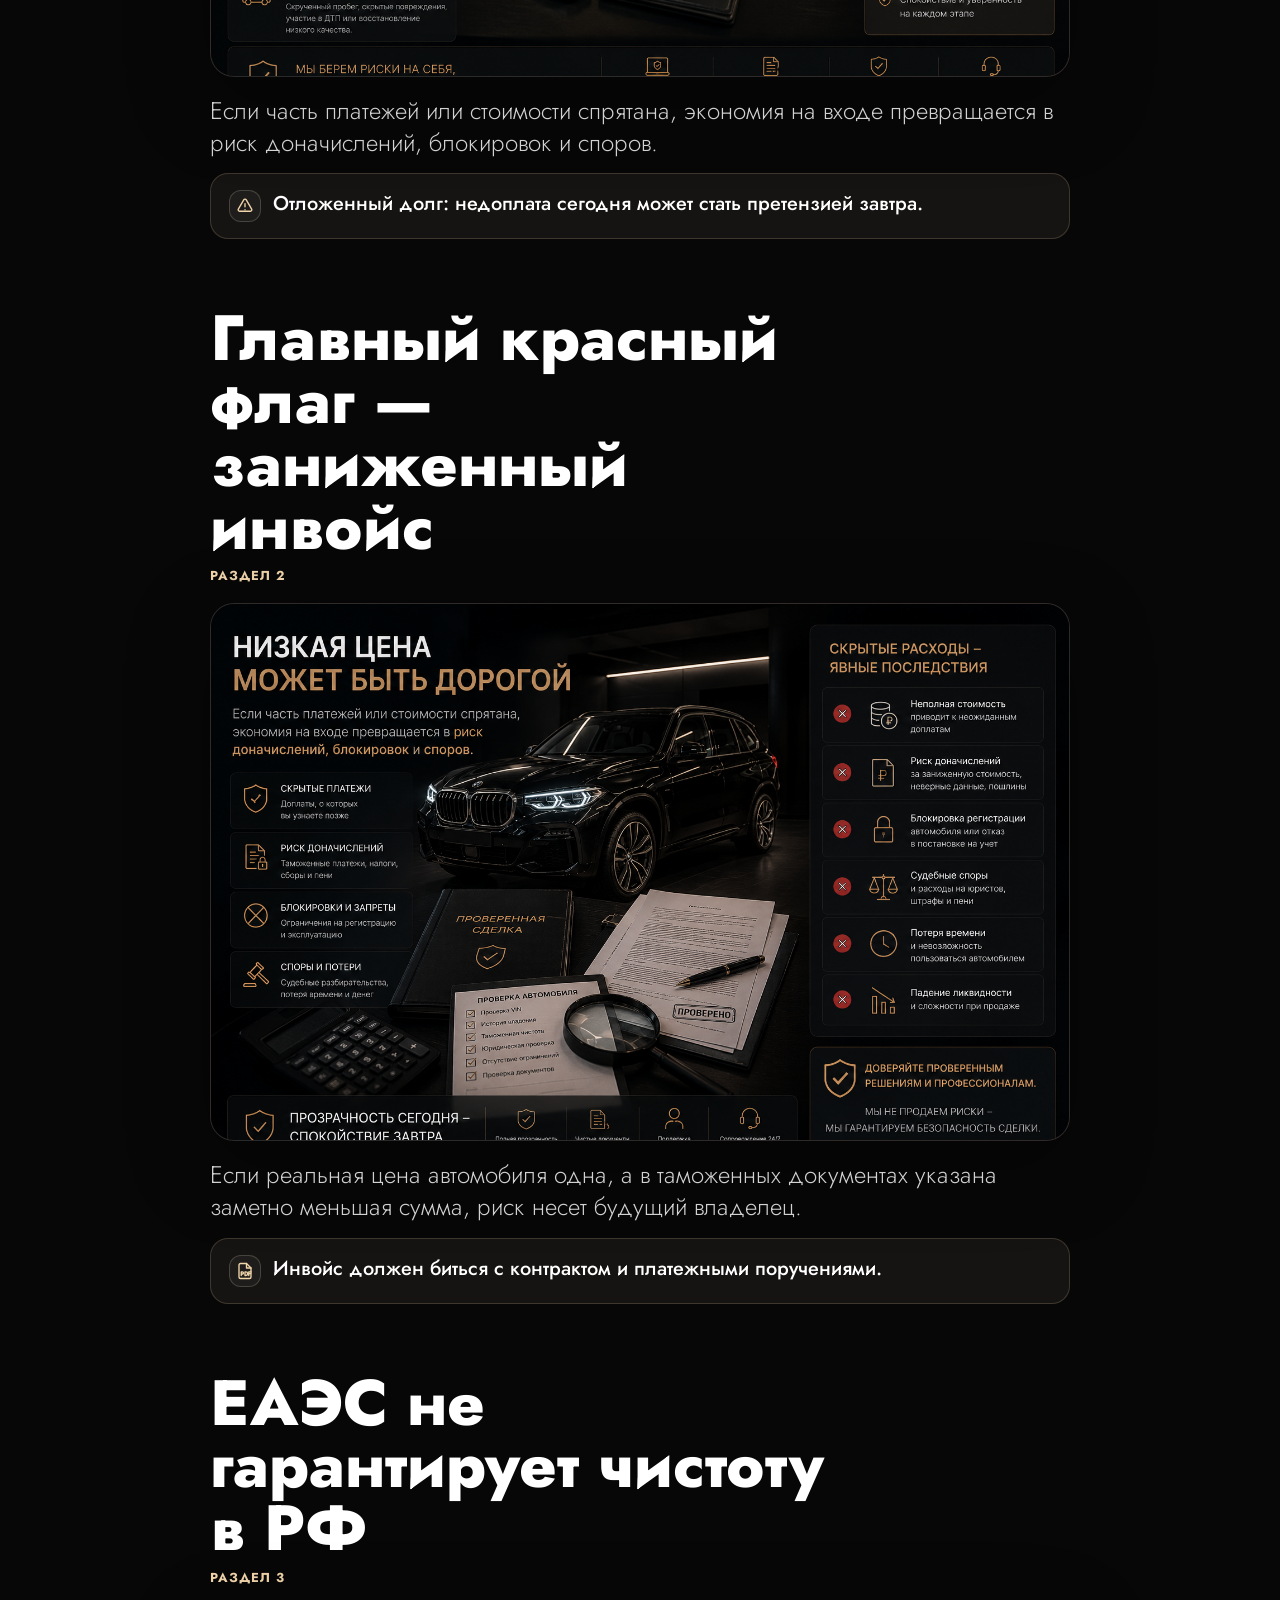
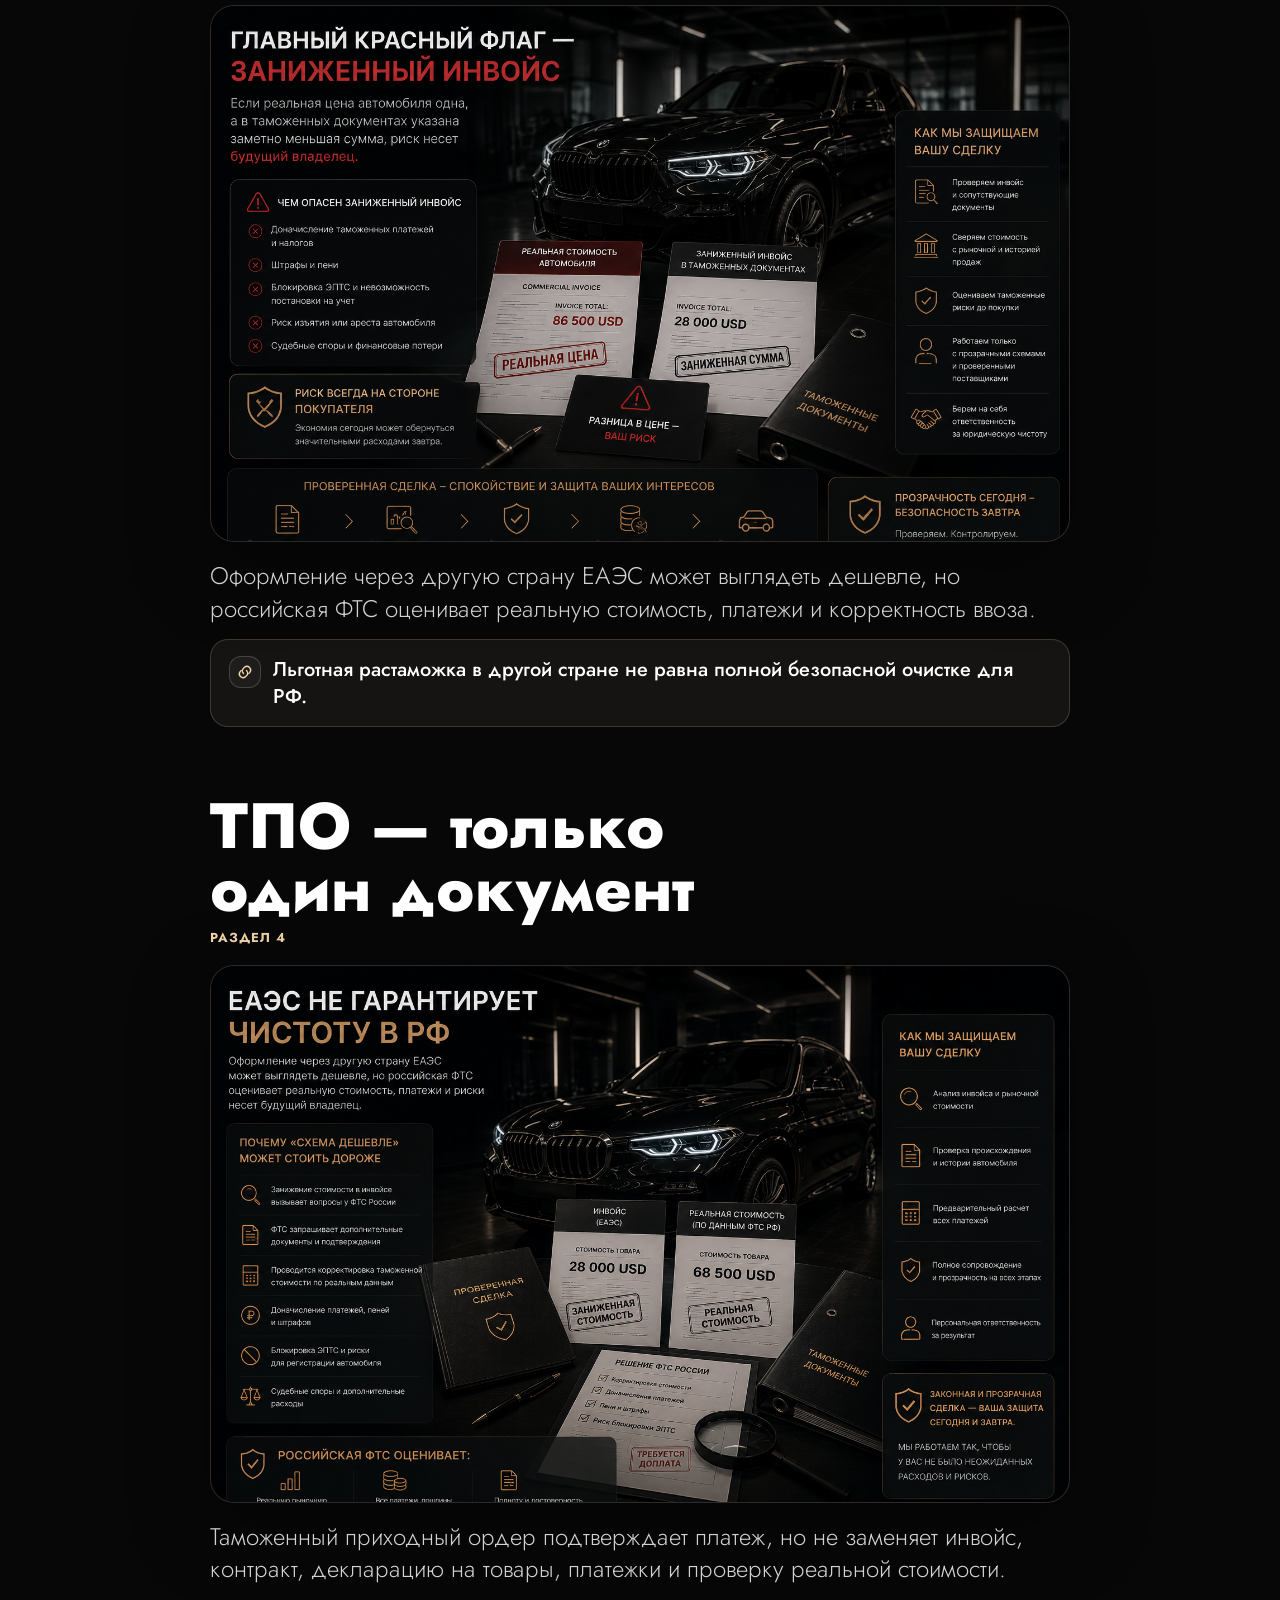
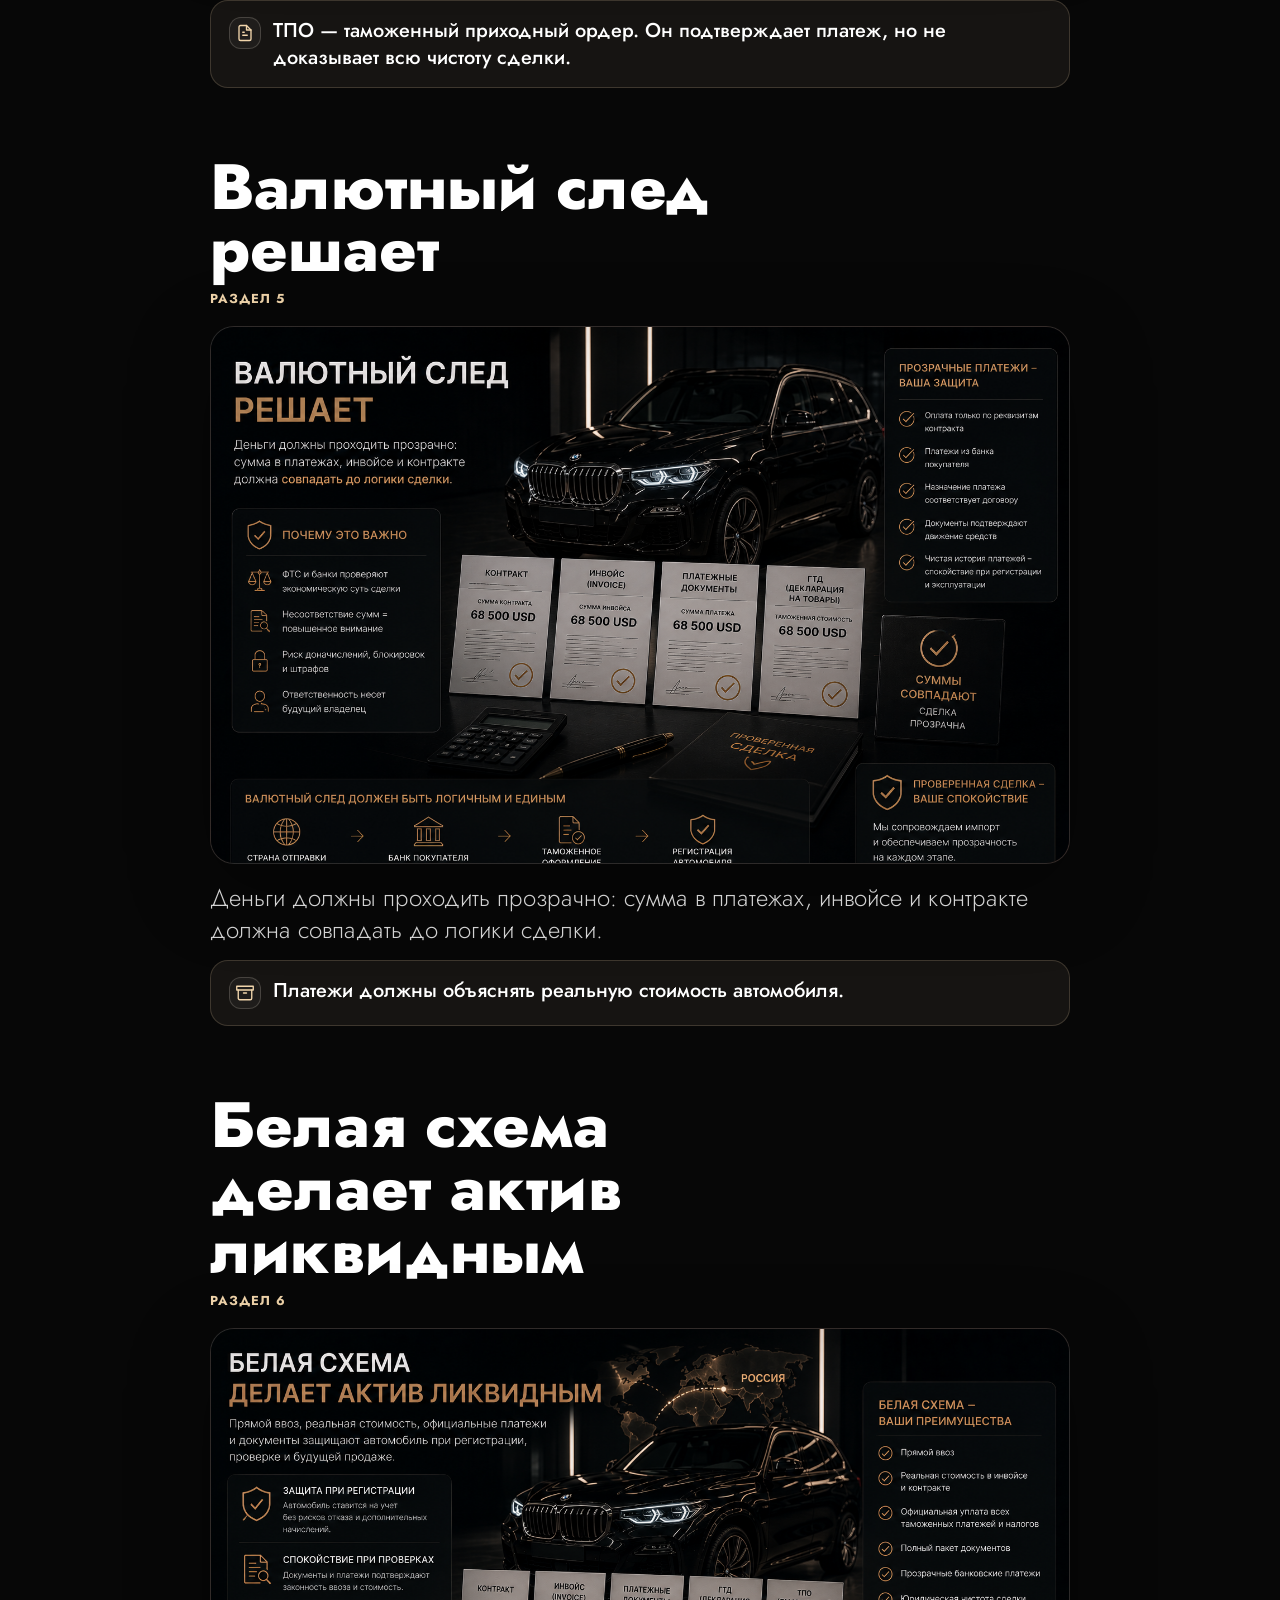
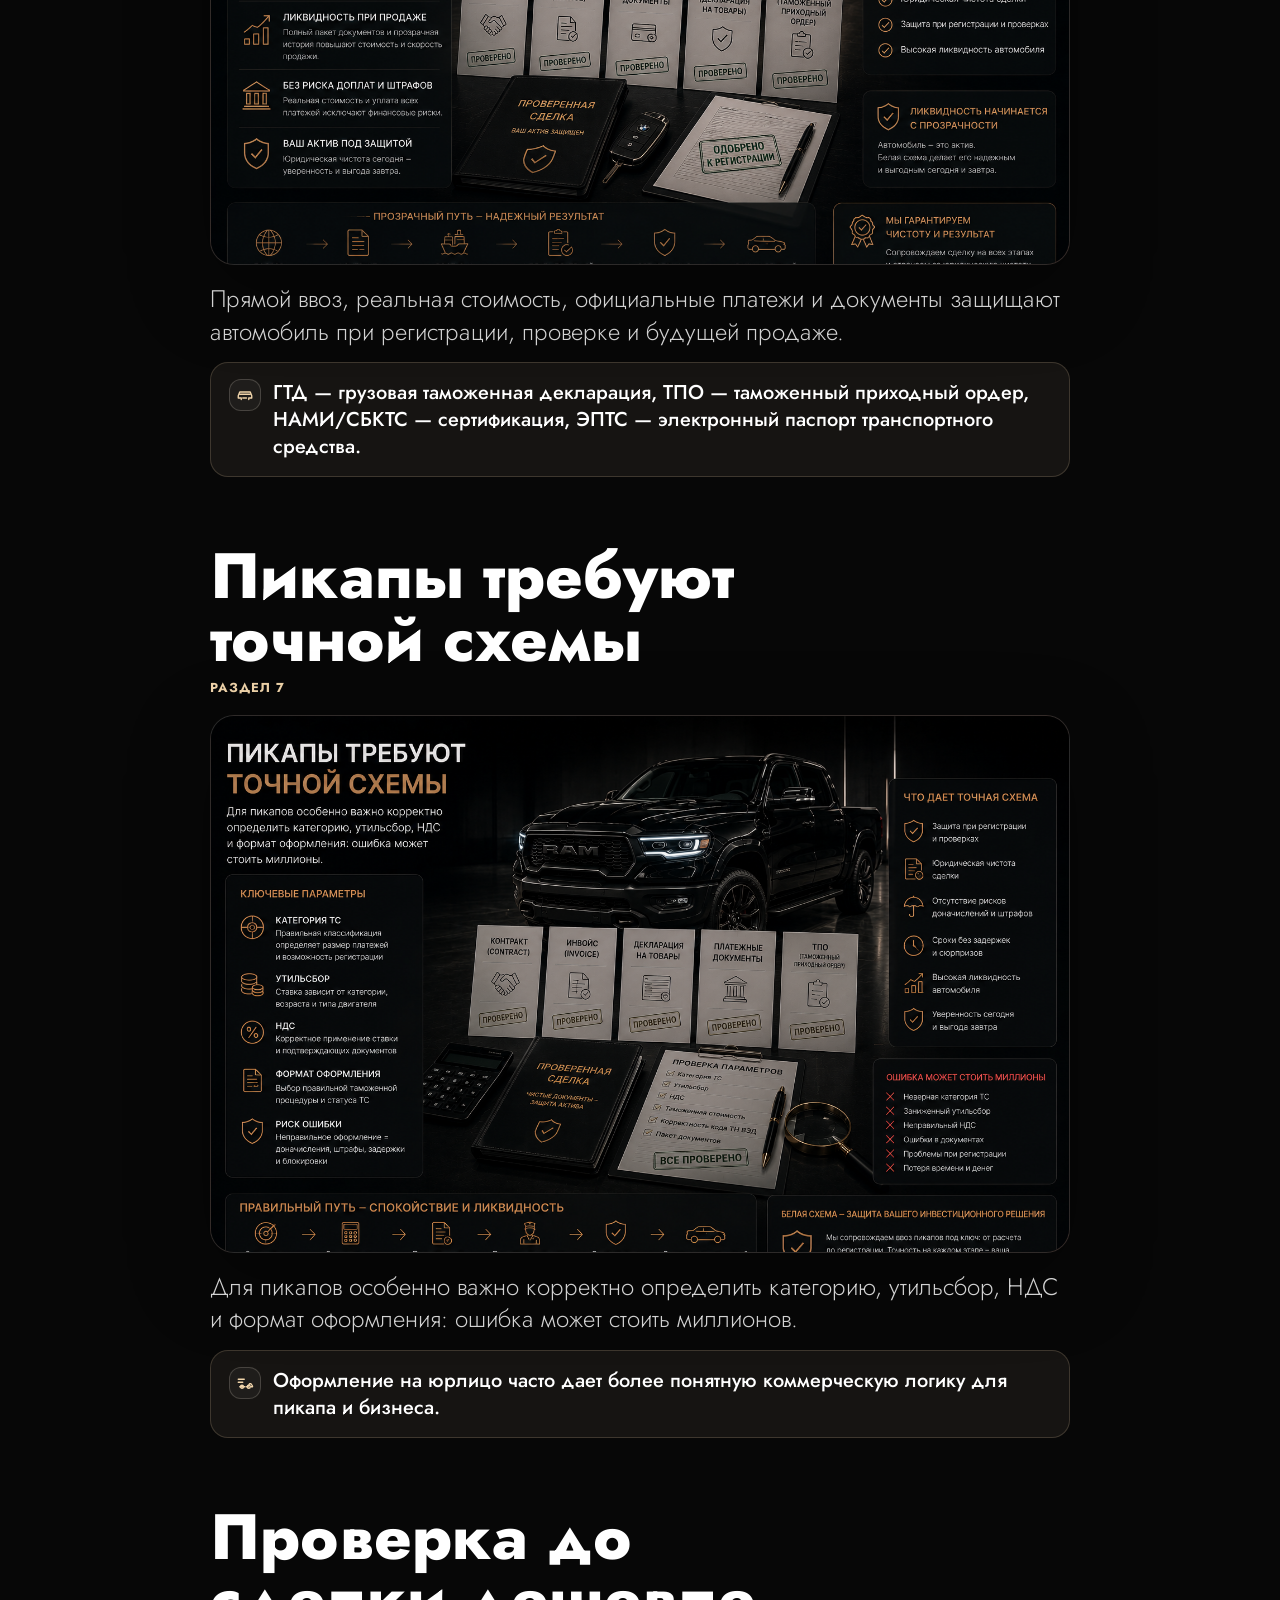
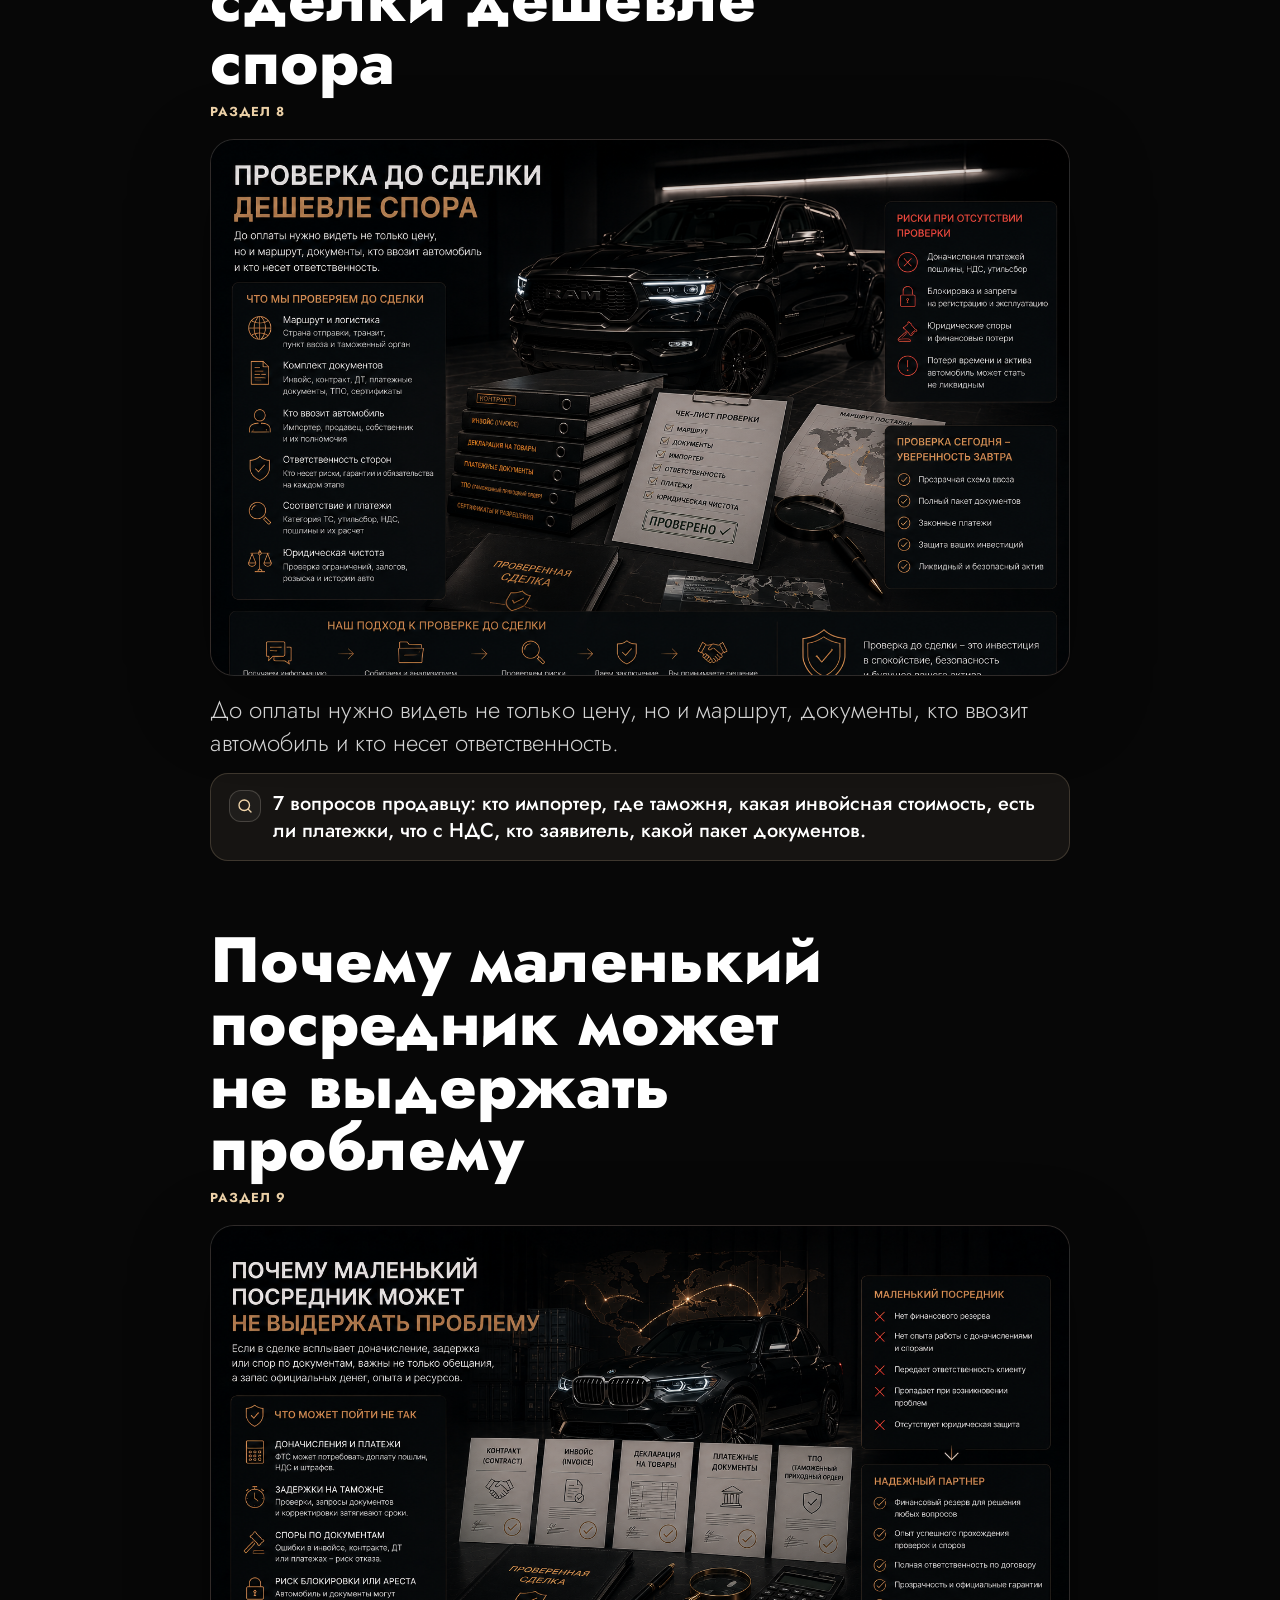
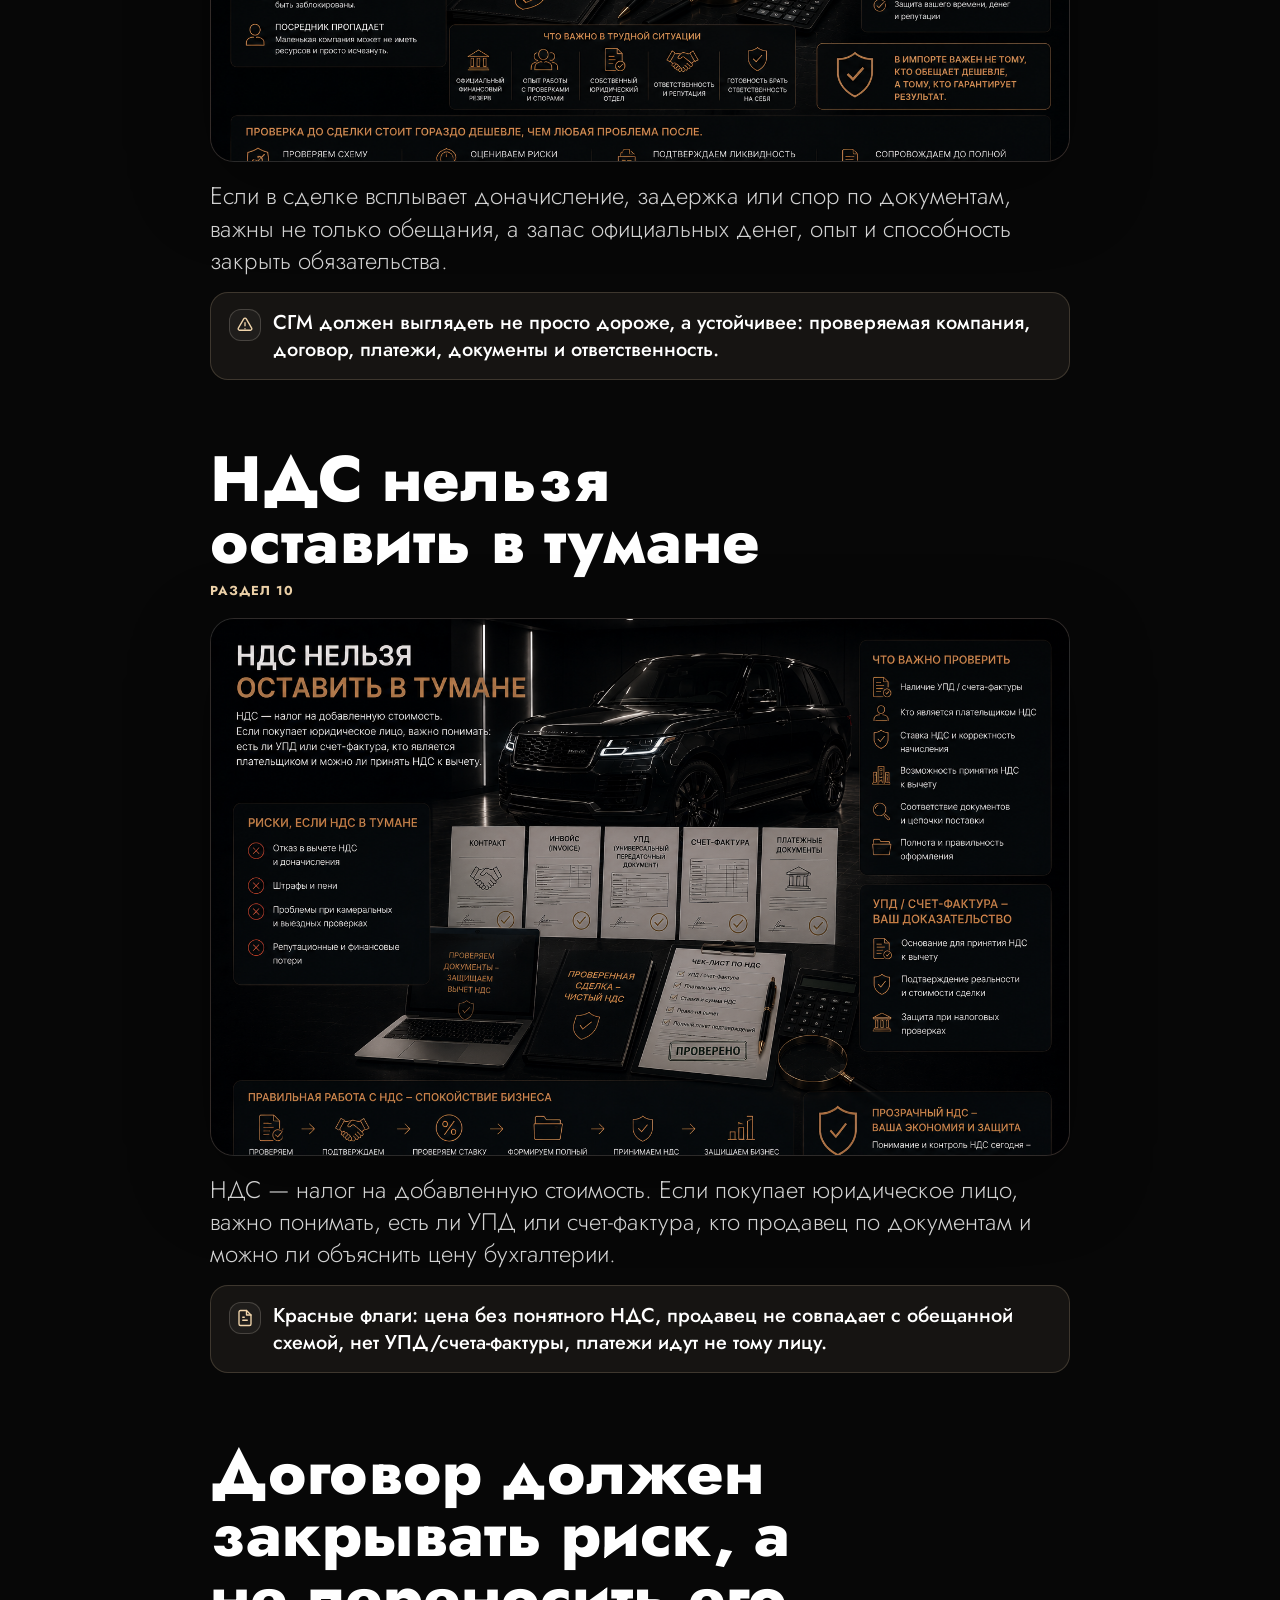
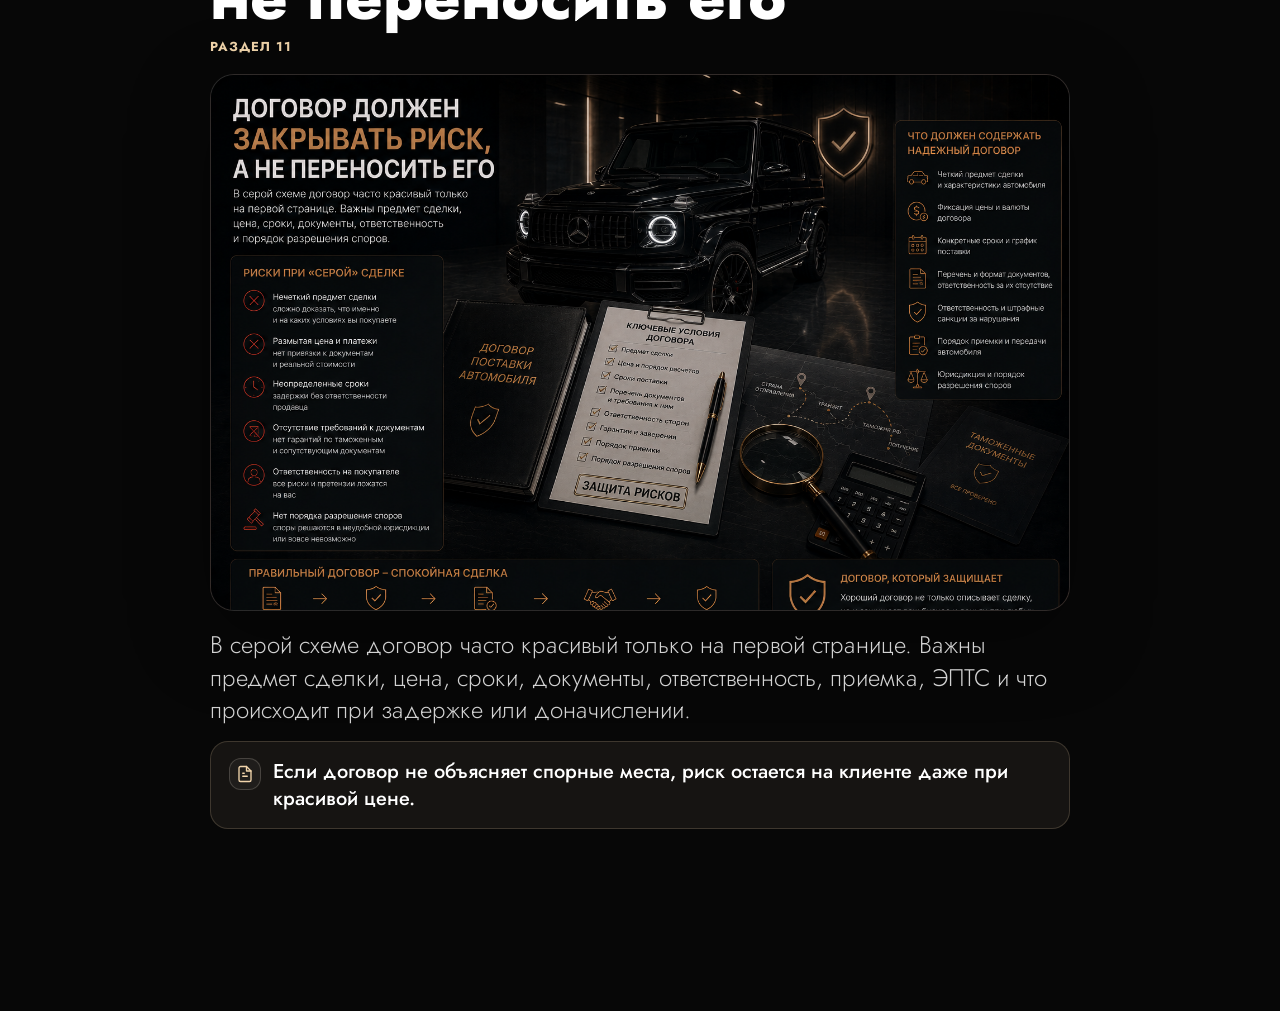
<file: gray-import-risks.html>
<!doctype html>
<html lang="ru">
  <head>
    <meta charset="utf-8" />
    <meta name="viewport" content="width=device-width, initial-scale=1" />
    <title>Белый импорт против серого импорта — SGM Auto Group</title>
    <meta name="description" content="Чем белый импорт отличается от серой схемы: инвойс, таможня, платежи, ЕАЭС, НДС, утильсбор и документы." />
    <link rel="icon" type="image/svg+xml" href="./assets/site/icon.svg" />
    <link rel="apple-touch-icon" href="./assets/site/icon.svg" />
    <link rel="preconnect" href="https://fonts.googleapis.com" />
    <link rel="preconnect" href="https://fonts.gstatic.com" crossorigin />
    <link href="https://fonts.googleapis.com/css2?family=Jost:ital,wght@0,100;0,200;0,300;0,400;0,500;0,600;0,700;0,800;0,900;1,400;1,500;1,600&display=swap" rel="stylesheet" />
    <link rel="stylesheet" href="./assets/theme.css?v=6" />
    <link rel="stylesheet" href="./assets/home.css?v=13" />
    <link rel="stylesheet" href="./assets/presentation.css?v=26" />
  </head>
  <body class="presentation" data-presentation-id="gray-risks">
    <div class="bg" aria-hidden="true"></div><div class="topline" aria-hidden="true"></div>
    <main class="stage" aria-label="Белый импорт против серого импорта"><section class="slide" id="slide" aria-live="polite"><div class="slide__inner"><div class="kicker" id="kicker"><span class="kicker__dot" aria-hidden="true"></span><span data-kicker-label>Раздел</span></div><h1 id="title">Заголовок</h1><p class="text" id="body">Текст</p><div class="extra" id="extra"></div></div></section></main>
    <nav class="nav" aria-label="Навигация по слайдам"><div class="nav__bar"><div class="nav__counter"><div class="counter" id="counter">1 / 1</div></div><div class="nav__left"><button class="btn" id="btnBack" type="button">Назад</button></div><div class="nav__center"><button class="btn btn--accent" id="btnNext" type="button">Далее</button></div><div class="nav__right"><a class="btn link" href="./index.html">На главную</a></div></div></nav>
    <div class="modalRoot" id="homeModalRoot" hidden></div>
    <script src="./assets/js/presentation-data.js?v=9"></script>
    <script src="./assets/js/app.js?v=25" defer></script>
  </body>
</html>
</file>
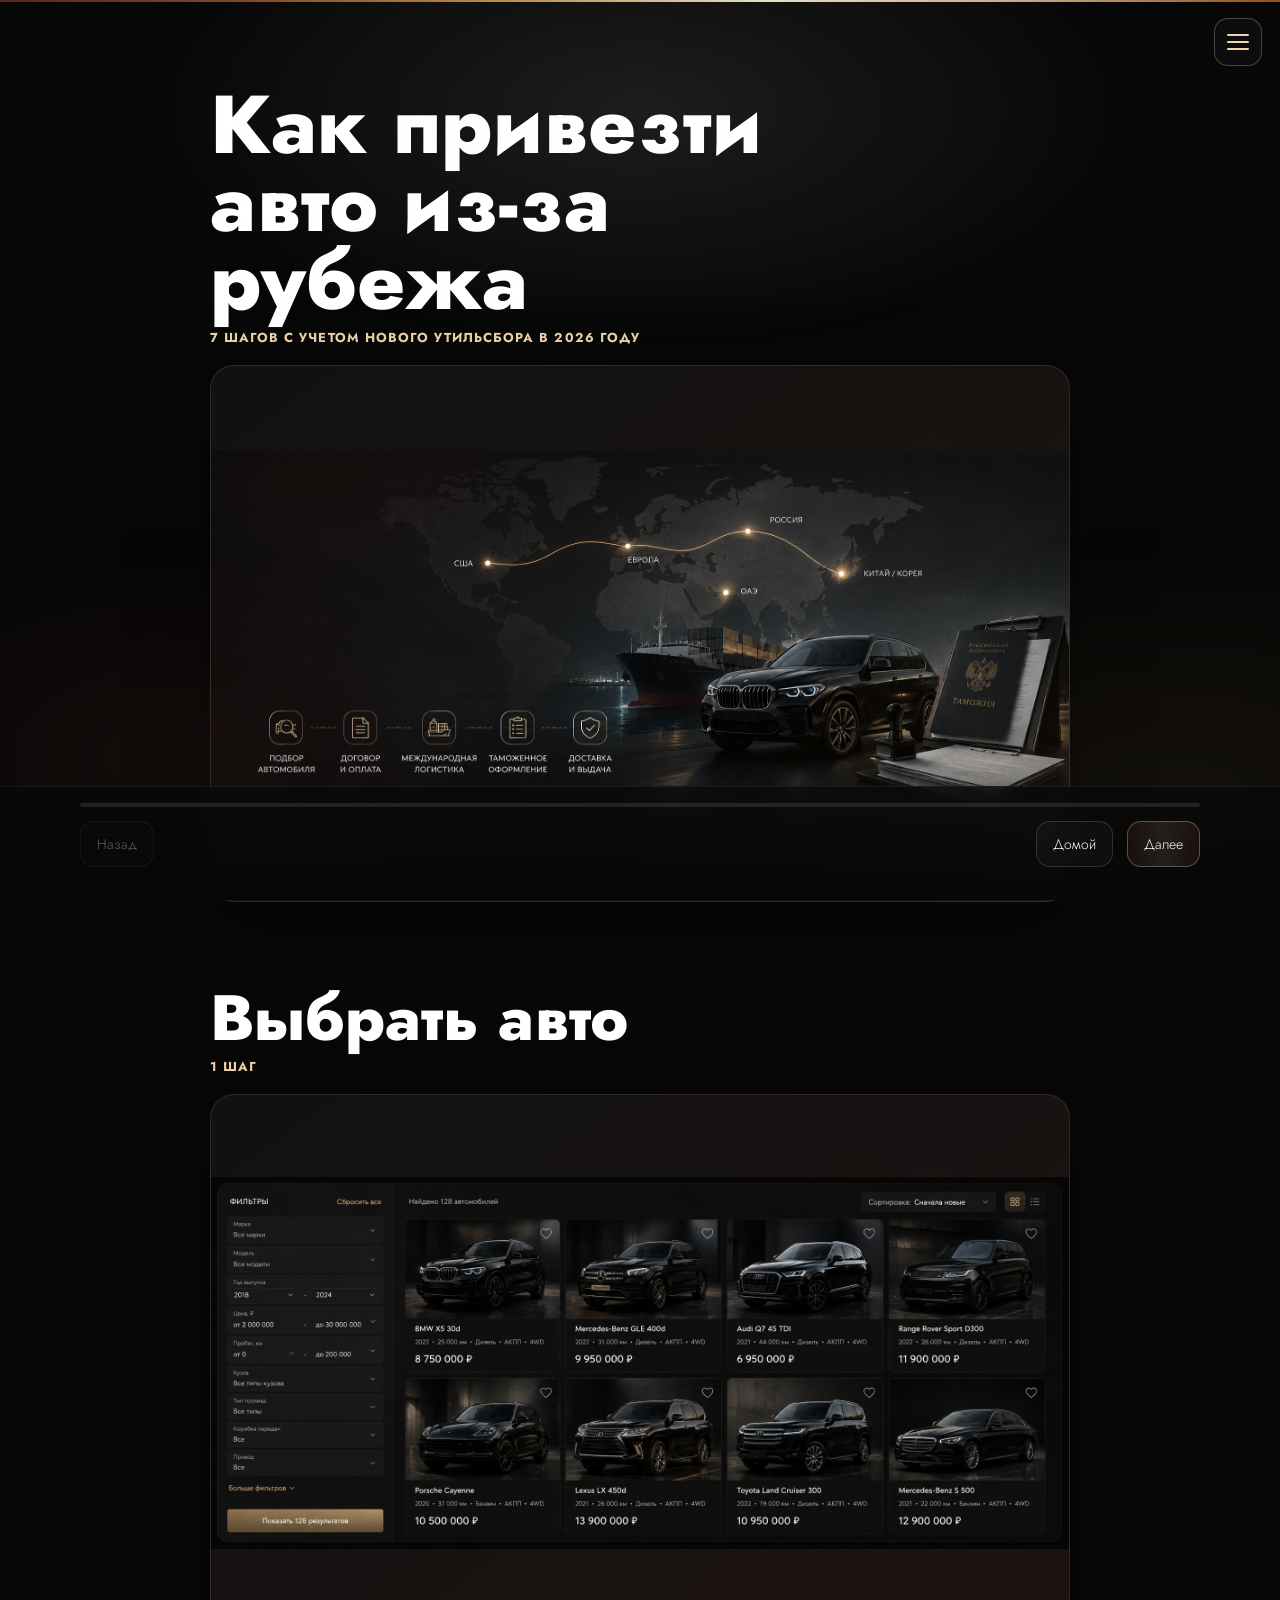
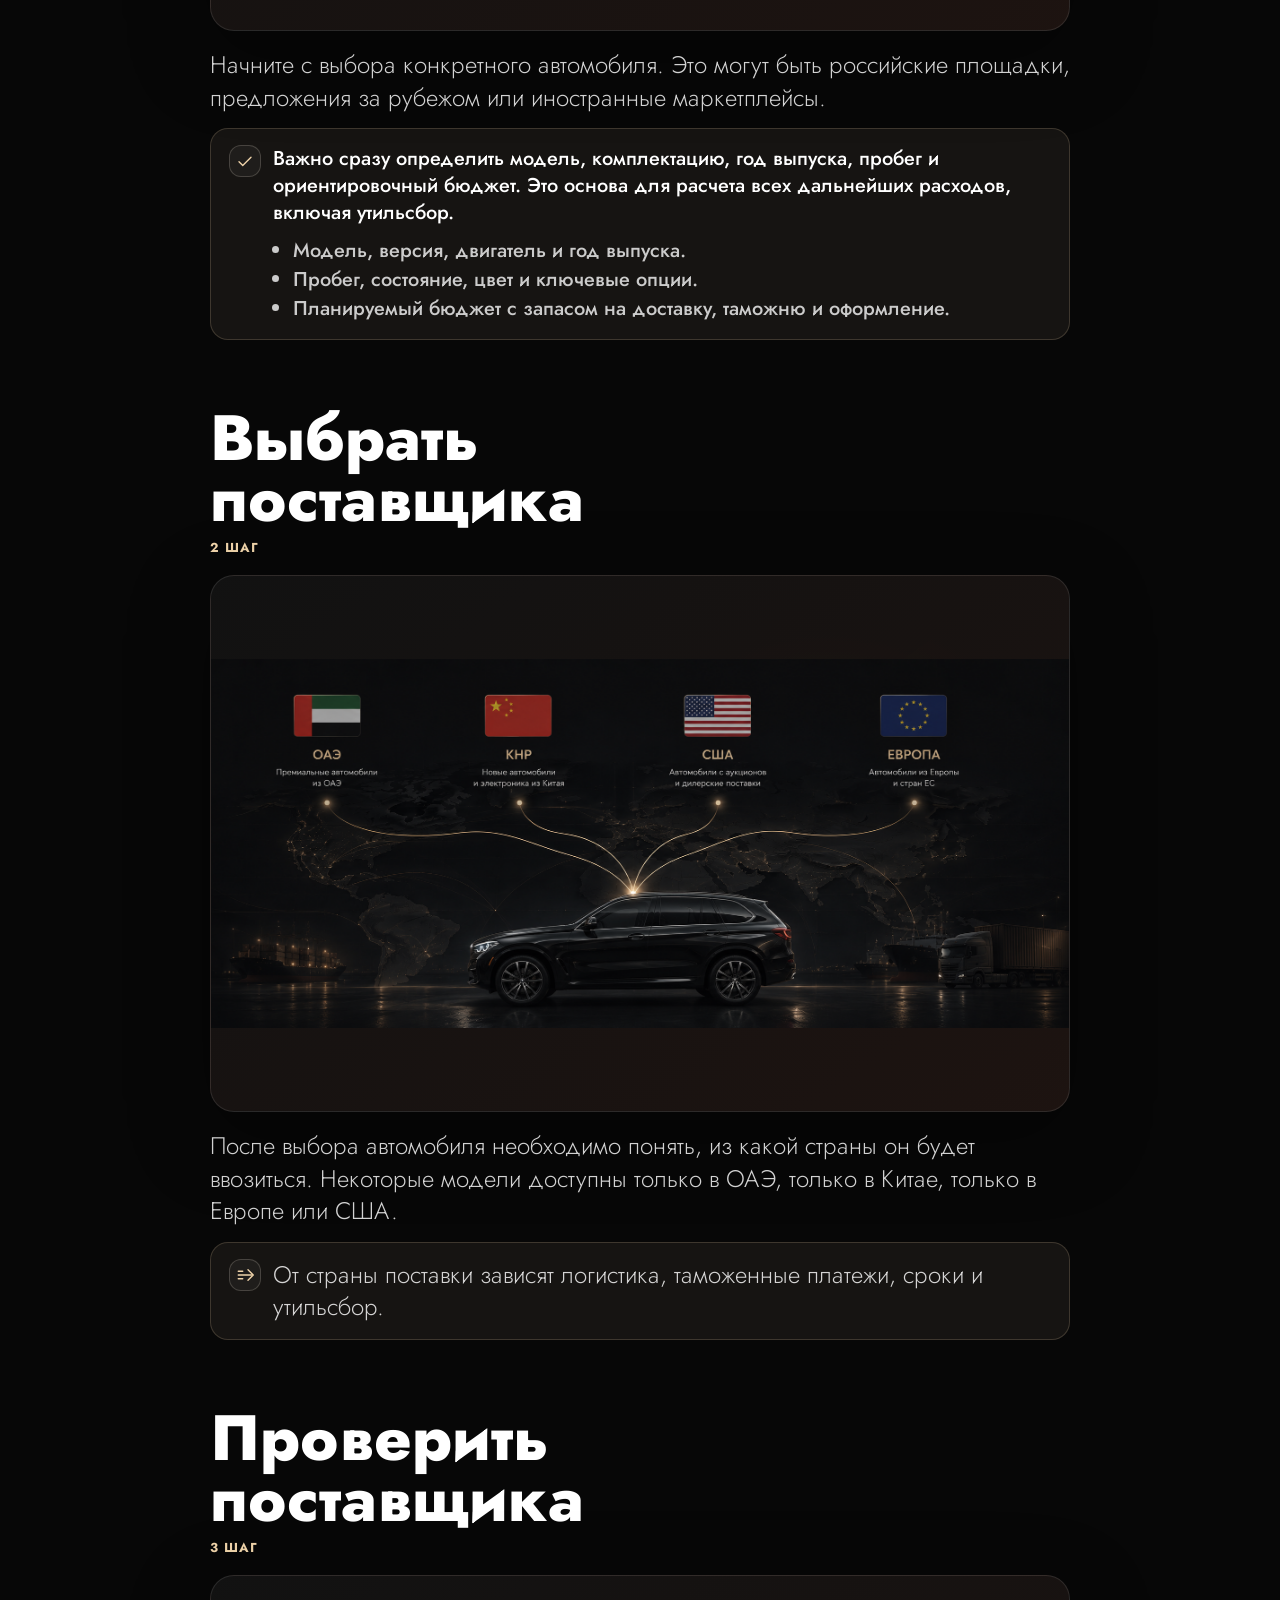
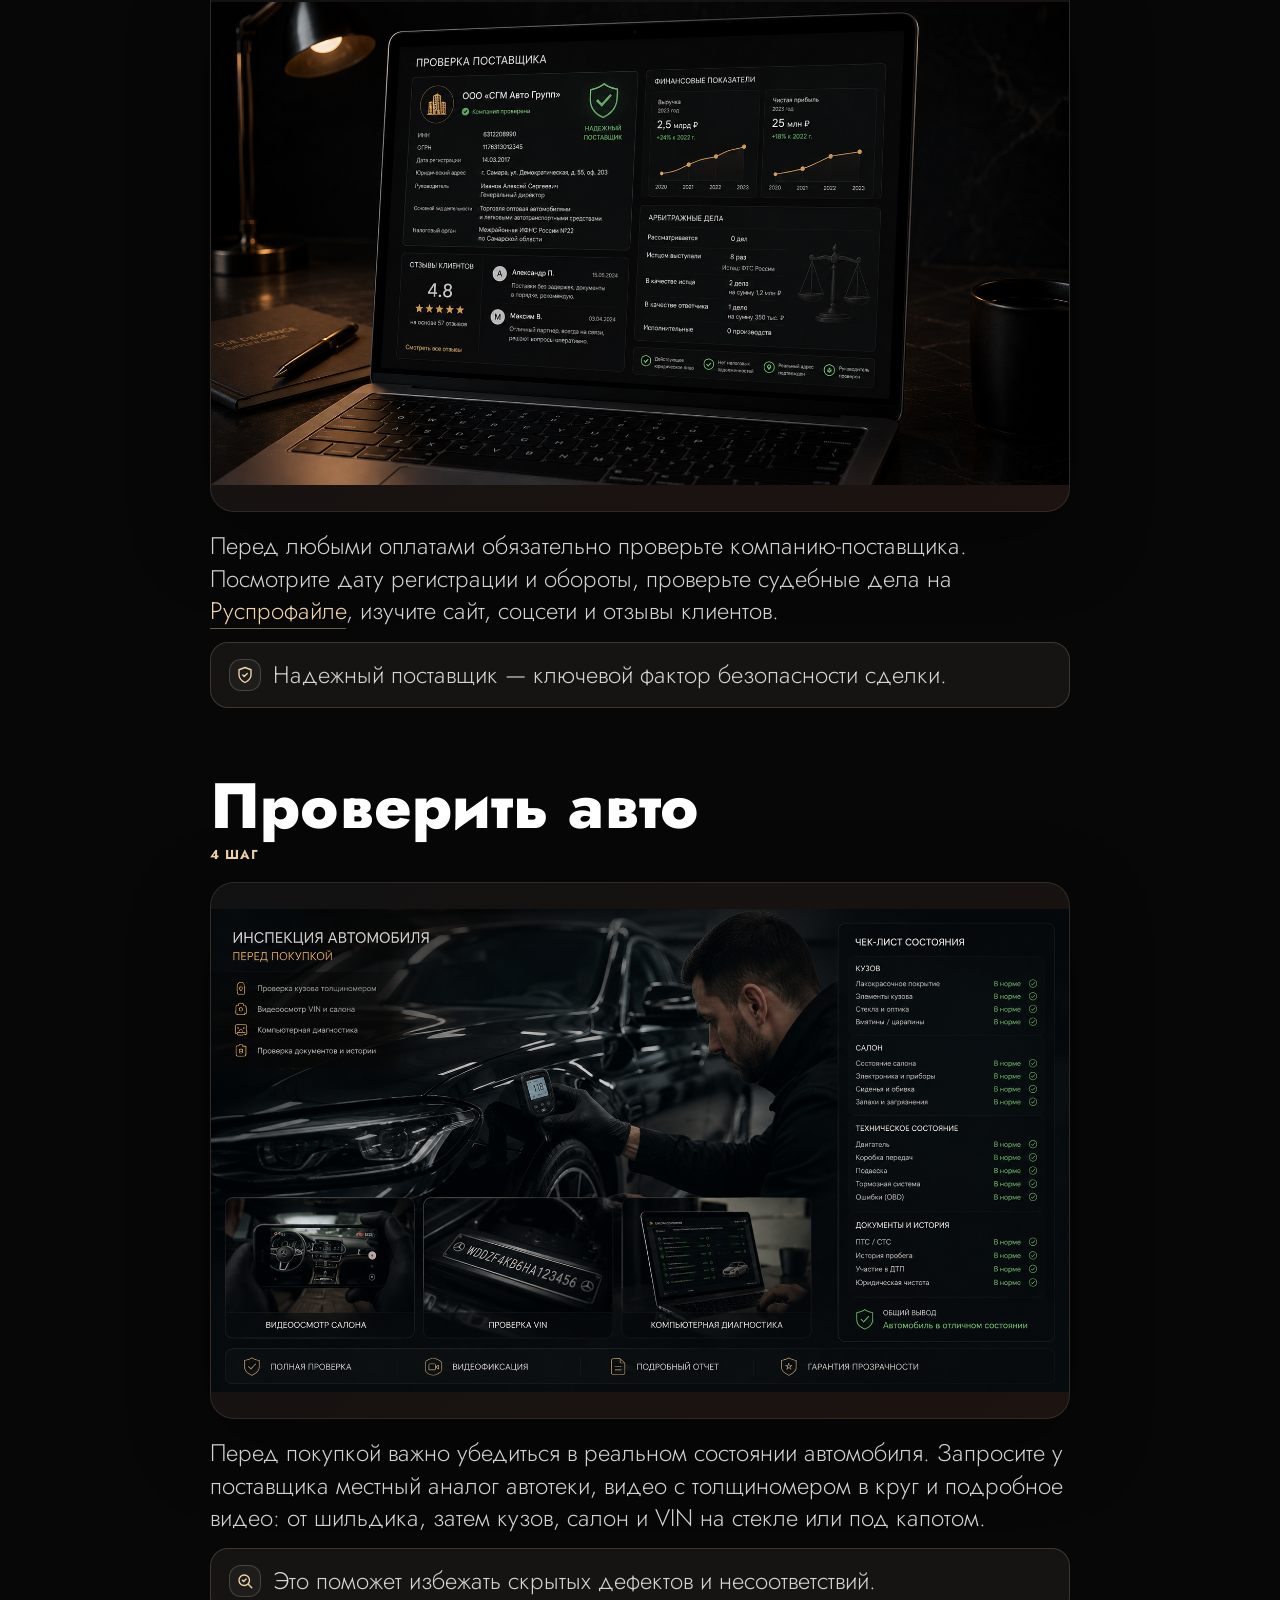
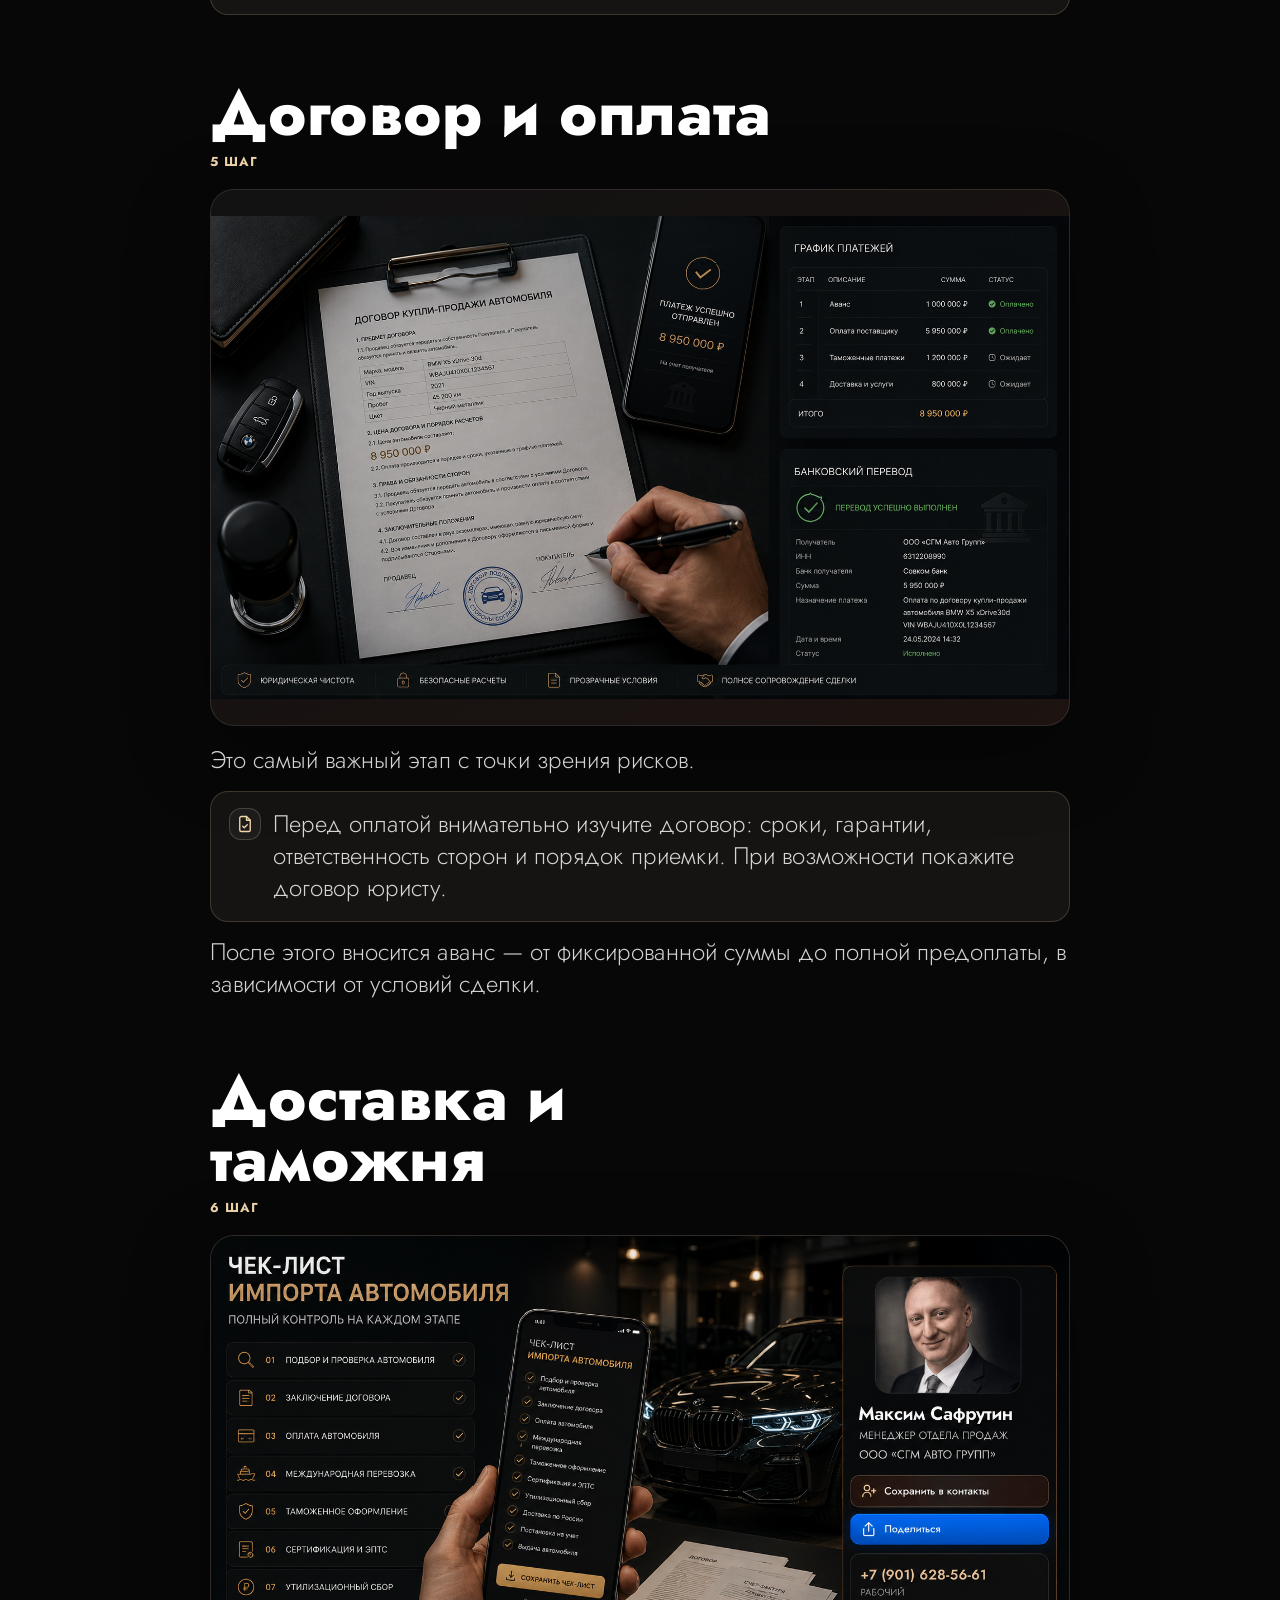
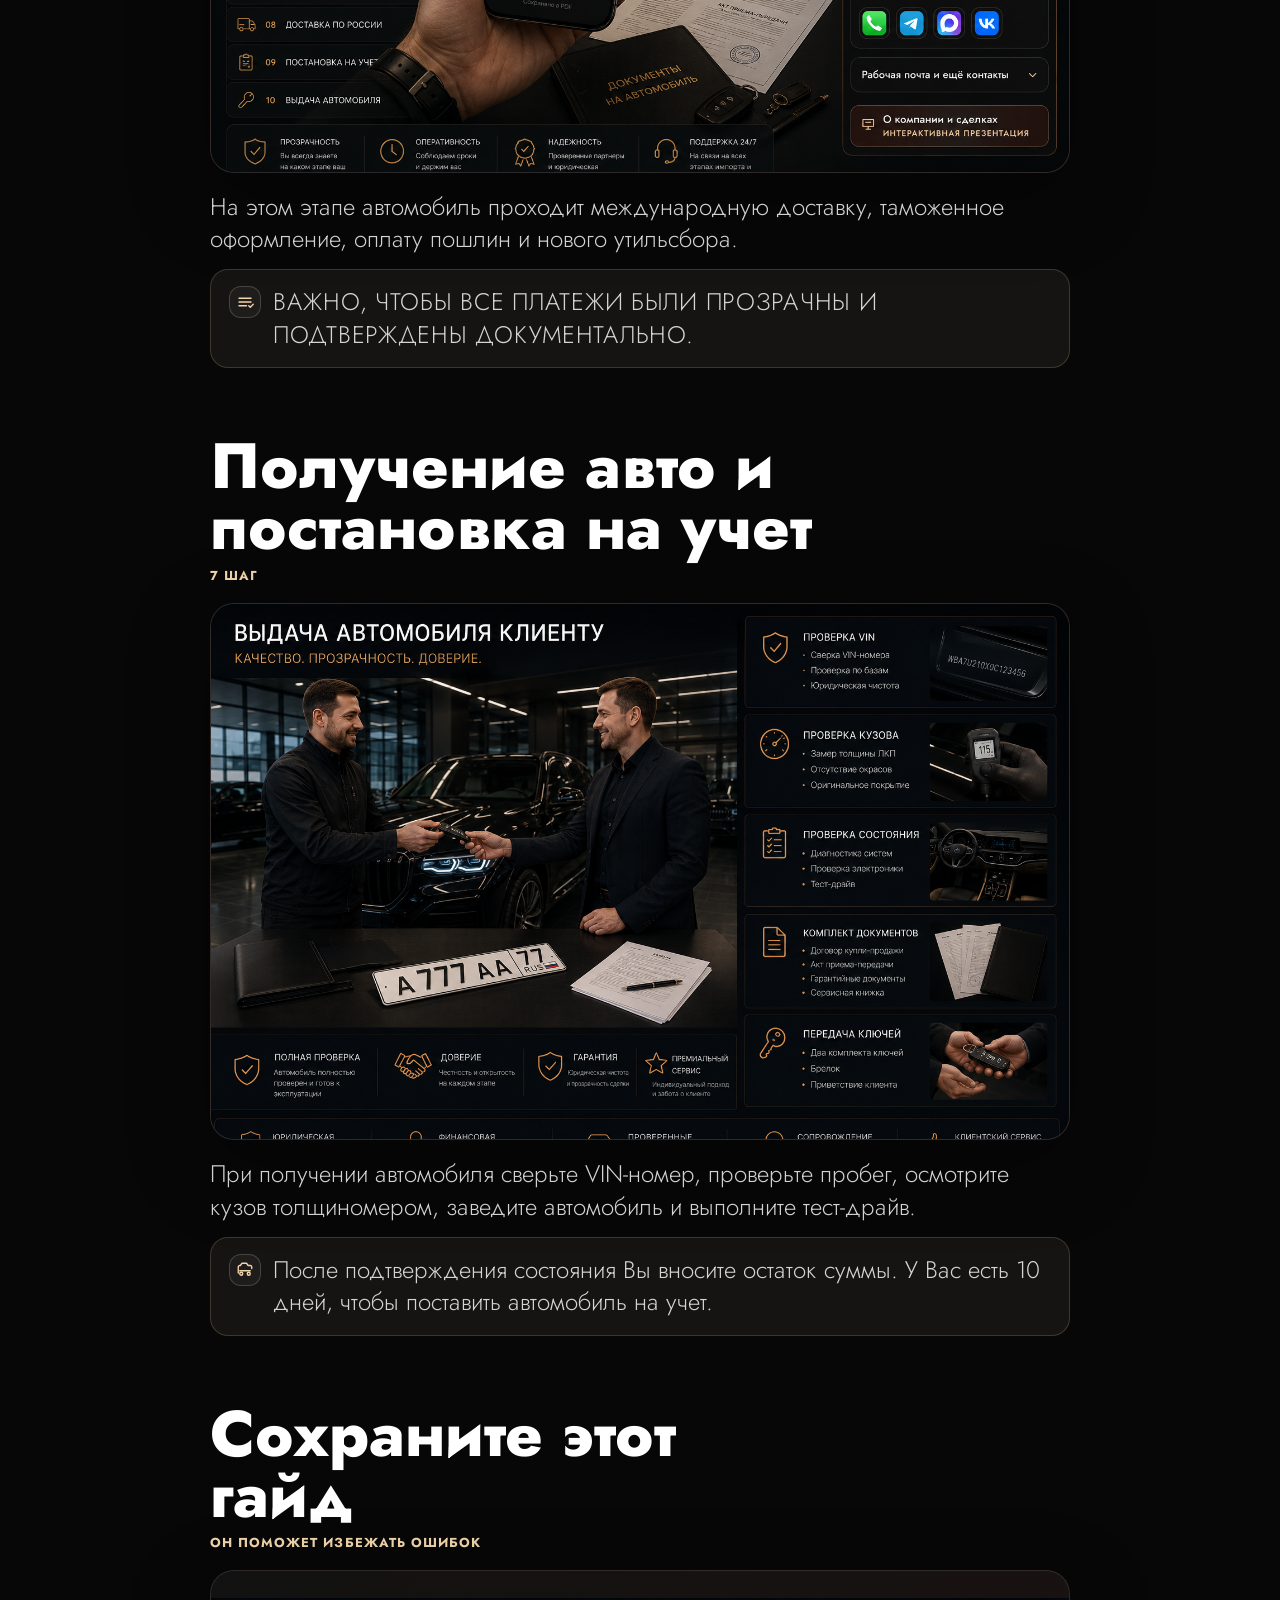
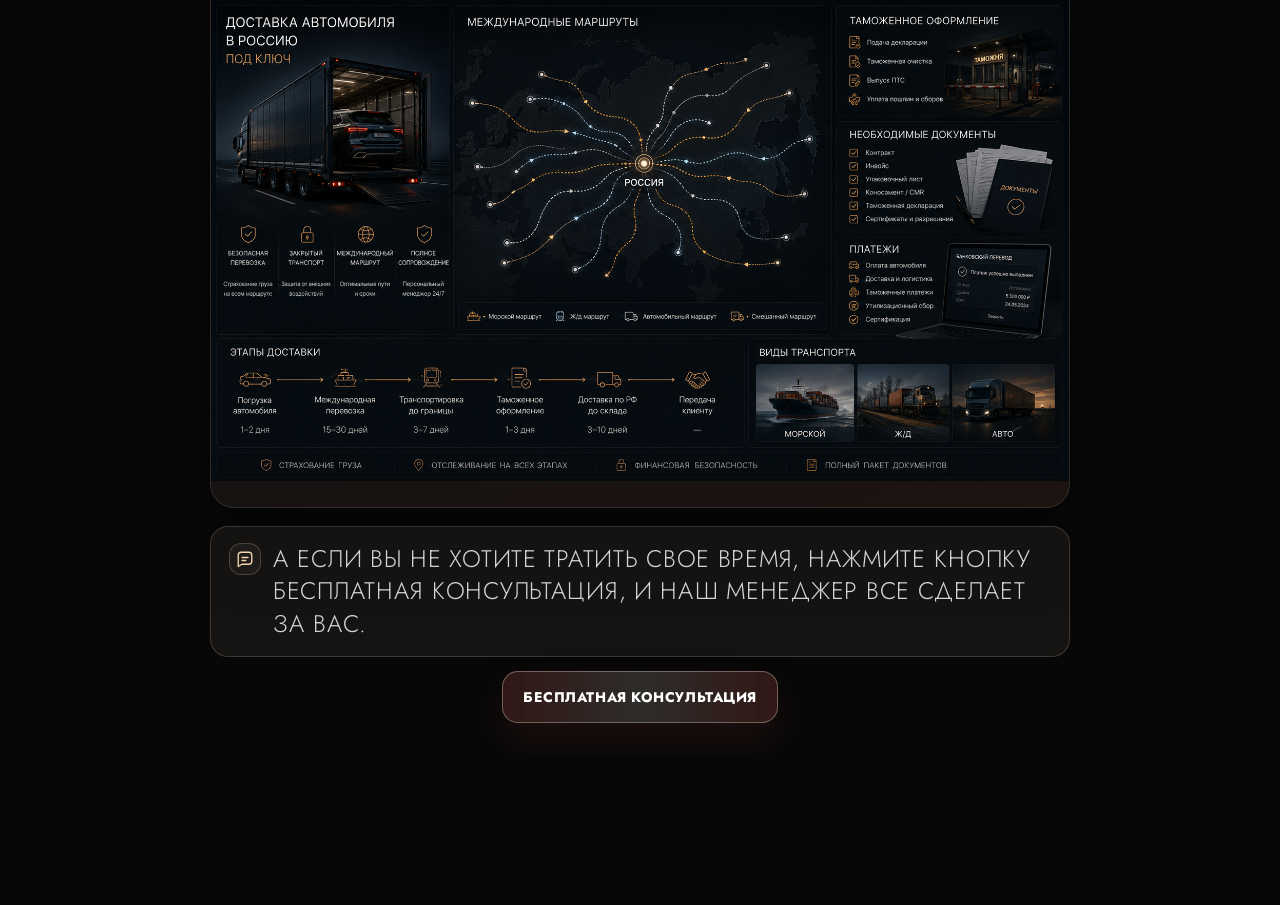
<file: import-article.html>
<!doctype html>
<html lang="ru">
  <head>
    <meta charset="utf-8" />
    <meta name="viewport" content="width=device-width, initial-scale=1" />
    <title>Как привезти авто из-за рубежа — SGM Auto Group</title>
    <meta name="description" content="Гайд SGM Auto Group: 7 шагов импорта автомобиля из-за рубежа с учетом нового утильсбора в 2026 году." />
    <link rel="icon" type="image/svg+xml" href="./assets/site/icon.svg" />
    <link rel="apple-touch-icon" href="./assets/site/icon.svg" />
    <link rel="preconnect" href="https://fonts.googleapis.com" />
    <link rel="preconnect" href="https://fonts.gstatic.com" crossorigin />
    <link href="https://fonts.googleapis.com/css2?family=Jost:ital,wght@0,100;0,200;0,300;0,400;0,500;0,600;0,700;0,800;0,900;1,400;1,500;1,600&display=swap" rel="stylesheet" />
    <link rel="stylesheet" href="./assets/theme.css?v=6" />
    <link rel="stylesheet" href="./assets/home.css?v=13" />
    <link rel="stylesheet" href="./assets/presentation.css?v=26" />
    <style>
      body.importLanding {
        min-height: 100%;
        overflow-x: hidden;
        width: 100%;
        max-width: 100%;
        scrollbar-gutter: stable;
        --nav-h: 114px;
      }

      body.importLanding .guideMenuButton {
        position: fixed !important;
        display: block;
        top: max(18px, env(safe-area-inset-top)) !important;
        right: calc(18px + env(safe-area-inset-right)) !important;
        left: auto !important;
        z-index: 1000;
        border-color: rgba(255, 245, 226, 0.24) !important;
        background: rgba(15, 15, 15, 0.88) !important;
      }

      body.importLanding .guideMenuButton::before {
        content: "";
        position: absolute;
        left: 50%;
        top: 50%;
        width: 22px;
        height: 2px;
        border-radius: 999px;
        background: #f1d5ab;
        box-shadow: 0 -7px 0 #f1d5ab, 0 7px 0 #f1d5ab;
        transform: translate(-50%, -50%);
      }

      body.importLanding.guide-menu-open .guideMenuButton::before {
        box-shadow: none;
        transform: translate(-50%, -50%) rotate(45deg);
      }

      body.importLanding.guide-menu-open .guideMenuButton::after {
        content: "";
        position: absolute;
        left: 50%;
        top: 50%;
        width: 22px;
        height: 2px;
        border-radius: 999px;
        background: #f1d5ab;
        transform: translate(-50%, -50%) rotate(-45deg);
      }

      body.importLanding .guideMenuButton span {
        display: none;
      }

      .articleProgress {
        display: none;
      }

      .articleProgress__fill {
        display: block;
        width: calc(var(--scroll-progress, 0) * 100%);
        height: 100%;
        background: linear-gradient(90deg, #5f2b26, #fff5e2, #d09e56);
        transition: width 90ms linear;
      }

      .articleToc {
        display: grid;
        gap: 8px;
      }

      .articleToc a {
        display: grid;
        grid-template-columns: 34px minmax(0, 1fr);
        gap: 10px;
        align-items: center;
        padding: 10px;
        border-radius: 14px;
        border: 1px solid rgba(255, 255, 255, 0.09);
        background: rgba(255, 255, 255, 0.025);
        color: var(--text);
        text-decoration: none;
      }

      .articleToc a.is-active {
        border-color: rgba(255, 245, 226, 0.28);
        background: rgba(241, 213, 171, 0.08);
      }

      .articleToc__num {
        display: inline-grid;
        place-items: center;
        width: 34px;
        height: 34px;
        border-radius: 12px;
        background: rgba(255, 255, 255, 0.06);
        color: #f1d5ab;
        font-size: 12px;
        font-weight: 700;
      }

      .articleToc__title {
        display: block;
        font-size: 14px;
        font-weight: 600;
        line-height: 1.18;
      }

      .articleToc__sub {
        display: block;
        margin-top: 2px;
        color: rgba(255, 255, 255, 0.58);
        font-size: 11px;
        text-transform: uppercase;
        letter-spacing: 0.04em;
      }

      .articleShell {
        box-sizing: border-box;
        width: 100%;
        max-width: min(1120px, 100%);
        margin: 0 auto;
        padding: 32px 14px calc(var(--nav-h) + 34px);
      }

      .articleSection {
        min-width: 0;
        max-width: 100%;
        overflow: hidden;
        min-height: min(100dvh, 840px);
        display: grid;
        align-content: center;
        gap: 18px;
        padding: 34px 0;
        scroll-margin-top: 24px;
      }

      .articleSection:first-child {
        padding-top: 54px;
      }

      .articleHeader {
        display: grid;
        gap: 8px;
        width: min(860px, 100%);
        justify-self: center;
      }

      .articleHeader h1,
      .articleHeader h2 {
        margin: 0;
        max-width: 12ch;
        font-size: clamp(38px, 8vw, 82px);
        line-height: 0.95;
        letter-spacing: 0;
        font-weight: 800;
      }

      .articleHeader h2 {
        max-width: 14ch;
        font-size: clamp(34px, 6vw, 64px);
      }

      .articleStep {
        color: #f1d5ab;
        font-size: 13px;
        font-weight: 700;
        text-transform: uppercase;
        letter-spacing: 0.08em;
      }

      .articleVisual {
        width: 100%;
        max-width: 100%;
        width: min(860px, 100%);
        justify-self: center;
        margin: 0;
        min-height: clamp(210px, 42vw, 360px);
        display: grid;
        align-items: end;
        overflow: hidden;
        border-radius: 24px;
        border: 1px solid rgba(255, 255, 255, 0.10);
        background:
          linear-gradient(140deg, rgba(95, 43, 38, 0.32), rgba(255, 245, 226, 0.08) 42%, rgba(15, 15, 15, 0.88)),
          radial-gradient(520px 280px at 72% 24%, rgba(241, 213, 171, 0.15), transparent 64%);
        box-shadow: 0 24px 80px rgba(0, 0, 0, 0.34);
      }

      .articleVisual--image {
        align-items: stretch;
        min-height: auto;
        aspect-ratio: 16 / 10;
        cursor: zoom-in;
        background:
          linear-gradient(145deg, rgba(18, 18, 18, 0.98), rgba(30, 20, 17, 0.96)),
          radial-gradient(520px 280px at 72% 24%, rgba(241, 213, 171, 0.12), transparent 64%);
      }

      .articleVisual__image {
        width: 100%;
        height: 100%;
        object-fit: contain;
        object-position: center;
        display: block;
      }

      .articleVisual__prompt {
        max-width: 100%;
        white-space: normal !important;
        word-break: break-word;
        overflow-wrap: anywhere;
        margin: 0;
        padding: 18px;
        color: rgba(255, 255, 255, 0.74);
        font-size: 13px;
        line-height: 1.45;
        background: linear-gradient(180deg, rgba(7, 7, 7, 0), rgba(7, 7, 7, 0.72));
      }

      .srOnly {
        position: absolute;
        width: 1px;
        height: 1px;
        padding: 0;
        margin: -1px;
        overflow: hidden;
        clip: rect(0, 0, 0, 0);
        white-space: nowrap;
        border: 0;
      }

      .articleBody {
        display: grid;
        gap: 14px;
        width: min(860px, 100%);
        max-width: 100%;
        justify-self: center;
        min-width: 0;
      }

      .articleBody p {
        margin: 0;
        color: rgba(255, 255, 255, 0.82);
        font-size: clamp(18px, 2.2vw, 24px);
        line-height: 1.35;
        font-weight: 300;
      }

      .articleBody strong {
        color: #fff5e2;
        font-weight: 650;
      }

      .articleInlineLink {
        color: #f1d5ab;
        text-decoration: none;
        border-bottom: 1px solid rgba(241, 213, 171, 0.42);
      }

      .articleNote {
        margin: 0;
        display: grid;
        grid-template-columns: 32px minmax(0, 1fr);
        gap: 12px;
        align-items: start;
        padding: 16px 18px;
        border-radius: 18px;
        border: 1px solid rgba(241, 213, 171, 0.18);
        background: rgba(241, 213, 171, 0.065);
        color: #fff;
        font-size: clamp(16px, 1.8vw, 20px);
        line-height: 1.35;
        font-weight: 500;
      }

      .articleNote__icon {
        display: inline-grid;
        place-items: center;
        width: 32px;
        height: 32px;
        border-radius: 12px;
        border: 1px solid rgba(255, 245, 226, 0.18);
        background: rgba(255, 255, 255, 0.04);
        color: #f1d5ab;
      }

      .articleNote__icon svg {
        width: 18px;
        height: 18px;
      }

      .articleNote__content {
        min-width: 0;
      }

      .articleNote--loud {
        text-transform: uppercase;
        letter-spacing: 0.03em;
      }

      .articleNote p {
        margin: 0;
        color: inherit;
        font-size: inherit;
        font-weight: inherit;
        line-height: inherit;
      }

      .articleChecklist {
        margin: 10px 0 0;
        padding: 0 0 0 20px;
        color: rgba(255, 255, 255, 0.78);
        line-height: 1.45;
      }

      .articleCta {
        appearance: none;
        justify-self: center;
        display: inline-flex;
        align-items: center;
        justify-content: center;
        min-height: 52px;
        padding: 14px 20px;
        border-radius: 16px;
        border: 1px solid rgba(255, 245, 226, 0.32);
        background: linear-gradient(90deg, rgba(95, 43, 38, 0.48), rgba(255, 245, 226, 0.16), rgba(95, 43, 38, 0.48));
        color: #fff;
        font: inherit;
        font-size: 14px;
        font-weight: 750;
        text-transform: uppercase;
        letter-spacing: 0.04em;
        cursor: pointer;
        box-shadow: 0 18px 40px rgba(95, 43, 38, 0.24);
      }

      .articleNav {
        /* Uses the shared presentation nav classes below. */
      }

      body.importLanding .nav {
        position: fixed !important;
        left: 0 !important;
        right: 0 !important;
        bottom: 0 !important;
        width: 100%;
        height: var(--nav-h) !important;
        transform: translate3d(0, 0, 0);
        backface-visibility: hidden;
        will-change: transform;
        contain: layout paint;
      }

      .articleCounter {
        display: none;
      }

      @media (max-width: 560px) {
        body.importLanding .guideMenuButton {
          top: max(12px, env(safe-area-inset-top)) !important;
          right: calc(12px + env(safe-area-inset-right)) !important;
          left: auto !important;
        }

        body.importLanding .nav__bar {
          width: calc(100% - 36px);
          max-width: 354px;
        }

        .articleShell {
          width: 100%;
          max-width: 540px;
          padding-bottom: 100px;
          padding-left: 10px;
          padding-right: 10px;
        }

        .articleSection {
          min-height: auto;
          align-content: start;
          gap: 14px;
          padding: 24px 0;
        }

        .articleSection:first-child {
          padding-top: 68px;
        }

        .articleHeader h1,
        .articleHeader h2 {
          max-width: 10ch;
        }

        .articleStep {
          font-size: 11px;
        }

        .articleVisual {
          min-height: 196px;
          border-radius: 20px;
        }

        .articleVisual--image {
          min-height: auto;
          aspect-ratio: 16 / 10;
        }

        .articleVisual__prompt {
          padding: 14px;
          font-size: 12px;
        }

        .articleBody p {
          font-size: 17px;
        }

        .articleNote {
          grid-template-columns: 30px minmax(0, 1fr);
          padding: 14px;
          font-size: 15px;
        }

        .articleNote__icon {
          width: 30px;
          height: 30px;
        }

        .articleNav .btn {
          min-width: 0;
        }
      }
    </style>
  </head>
  <body class="presentation importLanding">
    <div class="bg" aria-hidden="true"></div>
    <div class="topline" aria-hidden="true"></div>
    <div class="articleProgress" aria-hidden="true"><span class="articleProgress__fill"></span></div>

    <button class="guideMenuButton" type="button" data-menu-open aria-label="Открыть содержание" aria-expanded="false">
      <span></span><span></span><span></span>
    </button>
    <div class="guideMenuRoot" data-menu-root hidden>
      <button class="guideMenuOverlay" type="button" data-menu-close aria-label="Закрыть содержание"></button>
      <aside class="guideMenu" aria-label="Содержание гайда">
        <div class="guideMenu__head">
          <div>
            <span class="guideMenu__eyebrow">Содержание</span>
            <h2>Как привезти авто из-за рубежа</h2>
          </div>
          <button class="guideMenu__close" type="button" data-menu-close aria-label="Закрыть">×</button>
        </div>
        <div class="guideMenu__body">
          <nav class="articleToc" data-toc aria-label="Разделы статьи"></nav>
        </div>
      </aside>
    </div>

    <main class="articleShell" aria-label="Как привезти авто из-за рубежа">
      <section class="articleSection" id="intro" data-section data-menu-title="Вводный экран" data-menu-sub="7 шагов">
        <header class="articleHeader">
          <h1>Как привезти авто из-за рубежа</h1>
          <span class="articleStep">7 шагов с учетом нового утильсбора в 2026 году</span>
        </header>
        <figure class="articleVisual articleVisual--image">
          <img class="articleVisual__image" src="./assets/media/import-article%20image/import-article%20image%201.png" alt="Премиальная карта маршрута автомобиля из-за рубежа в Россию" />
          <figcaption class="srOnly">Промт для изображения: премиальная карта маршрута автомобиля из-за рубежа в Россию, аккуратные линии логистики, документы, таможня, современный автомобиль, деловой темный стиль SGM.</figcaption>
        </figure>
        <div class="articleBody"></div>
      </section>

      <section class="articleSection" id="choose-car" data-section data-menu-title="Выбрать авто" data-menu-sub="1 шаг">
        <header class="articleHeader">
          <h2>Выбрать авто</h2>
          <span class="articleStep">1 шаг</span>
        </header>
        <figure class="articleVisual articleVisual--image">
          <img class="articleVisual__image" src="./assets/media/import-article%20image/import-article%20image%202.png" alt="Экран выбора автомобиля на классифайдах" />
          <figcaption class="srOnly">Промт для изображения: экран выбора автомобиля как на классифайдах Avito, Auto.ru и mobile.de, карточки машин, фильтры, цена, год, пробег, без логотипов крупным планом, деловой стиль.</figcaption>
        </figure>
        <div class="articleBody">
          <p>Начните с выбора конкретного автомобиля. Это могут быть российские площадки, предложения за рубежом или иностранные маркетплейсы.</p>
          <div class="articleNote">
            <span class="articleNote__icon" aria-hidden="true">
              <svg viewBox="0 0 24 24" fill="none" stroke="currentColor" stroke-width="1.8" stroke-linecap="round" stroke-linejoin="round"><path d="M20 7 9 18l-5-5"></path></svg>
            </span>
            <div class="articleNote__content">
              <p>Важно сразу определить модель, комплектацию, год выпуска, пробег и ориентировочный бюджет. Это основа для расчета всех дальнейших расходов, включая утильсбор.</p>
              <ul class="articleChecklist">
                <li>Модель, версия, двигатель и год выпуска.</li>
                <li>Пробег, состояние, цвет и ключевые опции.</li>
                <li>Планируемый бюджет с запасом на доставку, таможню и оформление.</li>
              </ul>
            </div>
          </div>
        </div>
      </section>

      <section class="articleSection" id="choose-supplier" data-section data-menu-title="Выбрать поставщика" data-menu-sub="2 шаг">
        <header class="articleHeader">
          <h2>Выбрать поставщика</h2>
          <span class="articleStep">2 шаг</span>
        </header>
        <figure class="articleVisual articleVisual--image">
          <img class="articleVisual__image" src="./assets/media/import-article%20image/import-article%20image%203.png" alt="Страны поставки автомобиля и маршруты" />
          <figcaption class="srOnly">Промт для изображения: аккуратные флаги ОАЭ, Китая (КНР), США и Европы рядом с силуэтом автомобиля и линиями маршрутов поставки, премиальный темный фон.</figcaption>
        </figure>
        <div class="articleBody">
          <p>После выбора автомобиля необходимо понять, из какой страны он будет ввозиться. Некоторые модели доступны только в ОАЭ, только в Китае, только в Европе или США.</p>
          <p class="articleNote"><span class="articleNote__icon" aria-hidden="true"><svg viewBox="0 0 24 24" fill="none" stroke="currentColor" stroke-width="1.8" stroke-linecap="round" stroke-linejoin="round"><path d="M3 12h18"></path><path d="M16 5l7 7-7 7"></path><path d="M3 7h6"></path><path d="M3 17h6"></path></svg></span><span class="articleNote__content">От страны поставки зависят логистика, таможенные платежи, сроки и утильсбор.</span></p>
        </div>
      </section>

      <section class="articleSection" id="check-supplier" data-section data-menu-title="Проверить поставщика" data-menu-sub="3 шаг">
        <header class="articleHeader">
          <h2>Проверить поставщика</h2>
          <span class="articleStep">3 шаг</span>
        </header>
        <figure class="articleVisual articleVisual--image">
          <img class="articleVisual__image" src="./assets/media/import-article%20image/import-article%20image%204.png" alt="Проверка компании-поставщика перед оплатой" />
          <figcaption class="srOnly">Промт для изображения: проверка компании-поставщика на ноутбуке, карточка юрлица, суды, обороты, отзывы клиентов, значок подтверждения, спокойный деловой стиль.</figcaption>
        </figure>
        <div class="articleBody">
          <p>Перед любыми оплатами обязательно проверьте компанию-поставщика. Посмотрите дату регистрации и обороты, проверьте судебные дела на <a class="articleInlineLink" href="https://www.rusprofile.ru/id/1216300039339" target="_blank" rel="noreferrer noopener">Руспрофайле</a>, изучите сайт, соцсети и отзывы клиентов.</p>
          <p class="articleNote"><span class="articleNote__icon" aria-hidden="true"><svg viewBox="0 0 24 24" fill="none" stroke="currentColor" stroke-width="1.8" stroke-linecap="round" stroke-linejoin="round"><path d="M12 22s8-4 8-10V5l-8-3-8 3v7c0 6 8 10 8 10Z"></path><path d="m9 12 2 2 4-4"></path></svg></span><span class="articleNote__content">Надежный поставщик — ключевой фактор безопасности сделки.</span></p>
        </div>
      </section>

      <section class="articleSection" id="check-car" data-section data-menu-title="Проверить авто" data-menu-sub="4 шаг">
        <header class="articleHeader">
          <h2>Проверить авто</h2>
          <span class="articleStep">4 шаг</span>
        </header>
        <figure class="articleVisual articleVisual--image">
          <img class="articleVisual__image" src="./assets/media/import-article%20image/import-article%20image%205.png" alt="Проверка автомобиля перед покупкой" />
          <figcaption class="srOnly">Промт для изображения: инспекция автомобиля перед покупкой, толщиномер на кузове, видеоосмотр VIN и салона, чек-лист состояния, реалистичная автомобильная съемка.</figcaption>
        </figure>
        <div class="articleBody">
          <p>Перед покупкой важно убедиться в реальном состоянии автомобиля. Запросите у поставщика местный аналог автотеки, видео с толщиномером в круг и подробное видео: от шильдика, затем кузов, салон и VIN на стекле или под капотом.</p>
          <p class="articleNote"><span class="articleNote__icon" aria-hidden="true"><svg viewBox="0 0 24 24" fill="none" stroke="currentColor" stroke-width="1.8" stroke-linecap="round" stroke-linejoin="round"><circle cx="11" cy="11" r="7"></circle><path d="m21 21-4.3-4.3"></path><path d="m8.5 11 1.7 1.7 3.3-3.4"></path></svg></span><span class="articleNote__content">Это поможет избежать скрытых дефектов и несоответствий.</span></p>
        </div>
      </section>

      <section class="articleSection" id="contract-payment" data-section data-menu-title="Договор и оплата" data-menu-sub="5 шаг">
        <header class="articleHeader">
          <h2>Договор и оплата</h2>
          <span class="articleStep">5 шаг</span>
        </header>
        <figure class="articleVisual articleVisual--image">
          <img class="articleVisual__image" src="./assets/media/import-article%20image/import-article%20image%206.png" alt="Договор и оплата автомобиля из-за рубежа" />
          <figcaption class="srOnly">Промт для изображения: договор купли-продажи автомобиля, график платежей, банковский перевод, подпись, печать, спокойная юридическая сцена без перегруза.</figcaption>
        </figure>
        <div class="articleBody">
          <p>Это самый важный этап с точки зрения рисков.</p>
          <p class="articleNote"><span class="articleNote__icon" aria-hidden="true"><svg viewBox="0 0 24 24" fill="none" stroke="currentColor" stroke-width="1.8" stroke-linecap="round" stroke-linejoin="round"><path d="M14 2H7a2 2 0 0 0-2 2v16a2 2 0 0 0 2 2h10a2 2 0 0 0 2-2V7Z"></path><path d="M14 2v5h5"></path><path d="M9 15l2 2 4-4"></path></svg></span><span class="articleNote__content">Перед оплатой внимательно изучите договор: сроки, гарантии, ответственность сторон и порядок приемки. При возможности покажите договор юристу.</span></p>
          <p>После этого вносится аванс — от фиксированной суммы до полной предоплаты, в зависимости от условий сделки.</p>
        </div>
      </section>

      <section class="articleSection" id="delivery-customs" data-section data-menu-title="Доставка и таможня" data-menu-sub="6 шаг">
        <header class="articleHeader">
          <h2>Доставка и таможня</h2>
          <span class="articleStep">6 шаг</span>
        </header>
        <figure class="articleVisual articleVisual--image">
          <img class="articleVisual__image" src="./assets/media/import-article%20image/import-article%20image%207.png" alt="Доставка и таможенное оформление автомобиля" />
          <figcaption class="srOnly">Промт для изображения: автомобиль в закрытой перевозке, международный маршрут, таможенный пост, документы, платежи, аккуратная схема движения до России.</figcaption>
        </figure>
        <div class="articleBody">
          <p>На этом этапе автомобиль проходит международную доставку, таможенное оформление, оплату пошлин и нового утильсбора.</p>
          <p class="articleNote articleNote--loud"><span class="articleNote__icon" aria-hidden="true"><svg viewBox="0 0 24 24" fill="none" stroke="currentColor" stroke-width="1.8" stroke-linecap="round" stroke-linejoin="round"><path d="M4 7h16"></path><path d="M4 12h16"></path><path d="M4 17h10"></path><path d="m17 17 2 2 4-4"></path></svg></span><span class="articleNote__content">Важно, чтобы все платежи были прозрачны и подтверждены документально.</span></p>
        </div>
      </section>

      <section class="articleSection" id="receiving-registration" data-section data-menu-title="Получение и учет" data-menu-sub="7 шаг">
        <header class="articleHeader">
          <h2>Получение авто и постановка на учет</h2>
          <span class="articleStep">7 шаг</span>
        </header>
        <figure class="articleVisual articleVisual--image">
          <img class="articleVisual__image" src="./assets/media/import-article%20image/import-article%20image%208.png" alt="Получение автомобиля и постановка на учет" />
          <figcaption class="srOnly">Промт для изображения: выдача автомобиля клиенту, проверка VIN, толщиномер, ключи, документы и номерной знак, деловая премиальная атмосфера.</figcaption>
        </figure>
        <div class="articleBody">
          <p>При получении автомобиля сверьте VIN-номер, проверьте пробег, осмотрите кузов толщиномером, заведите автомобиль и выполните тест-драйв.</p>
          <p class="articleNote"><span class="articleNote__icon" aria-hidden="true"><svg viewBox="0 0 24 24" fill="none" stroke="currentColor" stroke-width="1.8" stroke-linecap="round" stroke-linejoin="round"><path d="M21 10V8a2 2 0 0 0-2-2h-2.8L14 3H8L5.8 6H5a2 2 0 0 0-2 2v8"></path><circle cx="7" cy="17" r="2"></circle><circle cx="17" cy="17" r="2"></circle><path d="M5 13h14"></path></svg></span><span class="articleNote__content">После подтверждения состояния Вы вносите остаток суммы. У Вас есть 10 дней, чтобы поставить автомобиль на учет.</span></p>
        </div>
      </section>

      <section class="articleSection" id="save-guide" data-section data-menu-title="Сохраните этот гайд" data-menu-sub="Финал">
        <header class="articleHeader">
          <h2>Сохраните этот гайд</h2>
          <span class="articleStep">Он поможет избежать ошибок</span>
        </header>
        <figure class="articleVisual articleVisual--image">
          <img class="articleVisual__image" src="./assets/media/import-article%20image/import-article%20image%209.png" alt="Сохранить гид и получить консультацию" />
          <figcaption class="srOnly">Промт для изображения: человек сохраняет чек-лист импорта автомобиля в телефоне, рядом автомобиль, документы и спокойный менеджерский контакт, премиальный темный стиль.</figcaption>
        </figure>
        <div class="articleBody">
          <p class="articleNote articleNote--loud"><span class="articleNote__icon" aria-hidden="true"><svg viewBox="0 0 24 24" fill="none" stroke="currentColor" stroke-width="1.8" stroke-linecap="round" stroke-linejoin="round"><path d="M21 15a4 4 0 0 1-4 4H8l-5 3V7a4 4 0 0 1 4-4h10a4 4 0 0 1 4 4Z"></path><path d="M8 10h8"></path><path d="M8 14h5"></path></svg></span><span class="articleNote__content">А если Вы не хотите тратить свое время, нажмите кнопку бесплатная консультация, и наш менеджер все сделает за Вас.</span></p>
          <button class="articleCta" type="button" data-open-contact>Бесплатная консультация</button>
        </div>
      </section>
    </main>

    <nav class="nav articleNav" aria-label="Навигация по статье">
      <div class="nav__bar">
        <div class="nav__counter" style="--progress: 0">
          <div class="counter articleCounter" data-counter>1 / 9</div>
          <div class="nav__progress"><span class="nav__progressFill"></span></div>
        </div>
        <div class="nav__left">
          <button class="btn" type="button" data-prev>
            <span class="btn__icon" aria-hidden="true"><svg viewBox="0 0 24 24" fill="none" stroke="currentColor" stroke-width="1.8" stroke-linecap="round" stroke-linejoin="round"><path d="m15 18-6-6 6-6"></path></svg></span>
            <span class="btn__label">Назад</span>
          </button>
        </div>
        <div class="nav__center">
          <button class="btn btn--accent" type="button" data-next>
            <span class="btn__icon" aria-hidden="true"><svg viewBox="0 0 24 24" fill="none" stroke="currentColor" stroke-width="1.8" stroke-linecap="round" stroke-linejoin="round"><path d="m9 18 6-6-6-6"></path></svg></span>
            <span class="btn__label">Далее</span>
          </button>
        </div>
        <div class="nav__right">
          <button class="btn" type="button" data-home>
            <span class="btn__icon" aria-hidden="true"><svg viewBox="0 0 24 24" fill="none" stroke="currentColor" stroke-width="1.8" stroke-linecap="round" stroke-linejoin="round"><path d="M3 11 12 3l9 8"></path><path d="M5 10v10h14V10"></path><path d="M9 20v-6h6v6"></path></svg></span>
            <span class="btn__label">Домой</span>
          </button>
        </div>
      </div>
    </nav>

    <div class="modalRoot" id="contactModalRoot" hidden>
      <div class="modalShell" role="presentation">
        <button class="modalOverlay" type="button" data-contact-close aria-label="Закрыть"></button>
        <section class="modalCard modalCard--contacts" role="dialog" aria-modal="true" aria-label="Контакты менеджера">
          <div class="modalHead">
            <div class="modalHead__start"></div>
            <button class="modalClose" type="button" data-contact-close aria-label="Закрыть">✕</button>
          </div>
          <div class="modalBody">
            <div class="contactSheet">
              <div class="contactHero">
                <img class="contactAvatar" src="./assets/site/avatar_safrutin_pro.png" alt="Максим Сафрутин" />
                <div class="contactHero__content">
                  <h3 class="contactName">Максим Сафрутин</h3>
                  <p class="contactRole">Менеджер отдела продаж</p>
                  <a class="contactCompany contactCompanyLink" href="./index.html">ООО "СГМ АВТО ГРУПП"</a>
                </div>
              </div>
              <div class="contactTopActions">
                <a class="modalAction modalAction--accent modalAction--no-shine" href="./assets/downloads/Dobavit%20v%20kontakty.vcf" download>
                  <span>Сохранить в контакты</span>
                </a>
                <button class="modalAction modalAction--shareAction" type="button" data-share-contact>
                  <span>Поделиться</span>
                </button>
              </div>
              <div class="contactMethod contactMethod--primary">
                <div class="contactMethod__main">
                  <a class="contactMethod__number" href="tel:+79016285661">+7 (901) 628-56-61</a>
                  <span class="contactMethod__label">Рабочий</span>
                </div>
                <div class="contactMethod__actions">
                  <a class="contactQuick" href="tel:+79016285661" aria-label="Позвонить" title="Позвонить" data-tooltip="Позвонить"><img src="./assets/site/phone-logo.svg" alt="" /></a>
                  <a class="contactQuick" href="https://t.me/m_safrutin_sgm" target="_blank" rel="noreferrer noopener" aria-label="Telegram" title="Telegram" data-tooltip="Telegram"><img src="./assets/site/telegram-logo.svg" alt="" /></a>
                  <a class="contactQuick" href="https://max.ru/u/f9LHodD0cOLkDYc7WRUvUlW3iTYHH3vBKhI2CVKRwNAwSRLmo_0ty6cL3VM" target="_blank" rel="noreferrer noopener" aria-label="Max" title="Max" data-tooltip="Max"><img src="./assets/site/logo_max.svg" alt="" /></a>
                  <a class="contactQuick" href="https://vk.com/id1112271997" target="_blank" rel="noreferrer noopener" aria-label="VK" title="VK" data-tooltip="VK"><img src="./assets/site/vk-logo.svg" alt="" /></a>
                </div>
              </div>
              <details class="contactAccordion">
                <summary>
                  <span>Рабочая почта и ещё контакты</span>
                  <span class="contactAccordion__chevron" aria-hidden="true">⌄</span>
                </summary>
                <div class="contactAccordion__body">
                  <div class="contactMethod contactMethod--email">
                    <div class="contactMethod__main">
                      <a class="contactMethod__number" href="mailto:m.safrutin@sgmautogroup.ru">m.safrutin@sgmautogroup.ru</a>
                      <span class="contactMethod__label">Рабочая почта</span>
                    </div>
                  </div>
                  <div class="contactMethod">
                    <div class="contactMethod__main">
                      <a class="contactMethod__number" href="tel:+79272961107">+7 (927) 296-11-07</a>
                      <span class="contactMethod__label">Доп. рабочий</span>
                    </div>
                    <div class="contactMethod__actions">
                      <a class="contactQuick" href="tel:+79272961107" aria-label="Позвонить" title="Позвонить" data-tooltip="Позвонить"><img src="./assets/site/phone-logo.svg" alt="" /></a>
                      <a class="contactQuick" href="https://t.me/max_safrutin_sgm" target="_blank" rel="noreferrer noopener" aria-label="Telegram" title="Telegram" data-tooltip="Telegram"><img src="./assets/site/telegram-logo.svg" alt="" /></a>
                      <a class="contactQuick" href="https://max.ru/u/f9LHodD0cOKG8uj7UYmHlO_AQH3slMNYWgGfvvIiPKMF0sidhEN-bxuUz4I" target="_blank" rel="noreferrer noopener" aria-label="Max" title="Max" data-tooltip="Max"><img src="./assets/site/logo_max.svg" alt="" /></a>
                    </div>
                  </div>
                  <div class="contactMethod">
                    <div class="contactMethod__main">
                      <a class="contactMethod__number" href="tel:+79272651777">+7 (927) 265-17-77</a>
                      <span class="contactMethod__label">Личный</span>
                    </div>
                    <div class="contactMethod__actions">
                      <a class="contactQuick" href="tel:+79272651777" aria-label="Позвонить" title="Позвонить" data-tooltip="Позвонить"><img src="./assets/site/phone-logo.svg" alt="" /></a>
                      <a class="contactQuick" href="https://t.me/max_safrutin" target="_blank" rel="noreferrer noopener" aria-label="Telegram" title="Telegram" data-tooltip="Telegram"><img src="./assets/site/telegram-logo.svg" alt="" /></a>
                      <a class="contactQuick" href="https://max.ru/u/f9LHodD0cOKKZU5YzAy-jy-s9GFJHXWaHHYEv7Bq4vrV8HM_H0nirqXVKRE" target="_blank" rel="noreferrer noopener" aria-label="Max" title="Max" data-tooltip="Max"><img src="./assets/site/logo_max.svg" alt="" /></a>
                      <a class="contactQuick" href="https://vk.com/max_safrutin" target="_blank" rel="noreferrer noopener" aria-label="VK" title="VK" data-tooltip="VK"><img src="./assets/site/vk-logo.svg" alt="" /></a>
                    </div>
                  </div>
                  <div class="contactMethod">
                    <div class="contactMethod__main">
                      <a class="contactMethod__number" href="tel:88002220032">8 (800) 222-00-32</a>
                      <span class="contactMethod__label">Горячая линия</span>
                    </div>
                    <div class="contactMethod__actions">
                      <a class="contactQuick" href="tel:88002220032" aria-label="Позвонить" title="Позвонить" data-tooltip="Позвонить"><img src="./assets/site/phone-logo.svg" alt="" /></a>
                    </div>
                  </div>
                </div>
              </details>
            </div>
          </div>
        </section>
      </div>
    </div>

    <script>
      (() => {
        const sections = Array.from(document.querySelectorAll("[data-section]"));
        const root = document.documentElement;
        const counter = document.querySelector("[data-counter]");
        const prevBtn = document.querySelector("[data-prev]");
        const nextBtn = document.querySelector("[data-next]");
        const homeBtn = document.querySelector("[data-home]");
        const menuRoot = document.querySelector("[data-menu-root]");
        const menuButton = document.querySelector("[data-menu-open]");
        const navCounter = document.querySelector(".nav__counter");
        const toc = document.querySelector("[data-toc]");
        const contactRoot = document.getElementById("contactModalRoot");
        let activeIndex = 0;

        const getActiveIndex = () => {
          const midpoint = window.scrollY + window.innerHeight * 0.42;
          let index = 0;
          sections.forEach((section, sectionIndex) => {
            if (section.offsetTop <= midpoint) index = sectionIndex;
          });
          return index;
        };

        const scrollToSection = (index) => {
          const target = sections[Math.max(0, Math.min(sections.length - 1, index))];
          if (!target) return;
          target.scrollIntoView({ behavior: "smooth", block: "start" });
        };

        const initImageLightbox = () => {
          const gallery = Array.from(document.querySelectorAll(".articleVisual--image")).map((figure) => {
            const section = figure.closest("[data-section]");
            const image = figure.querySelector(".articleVisual__image");
            return {
              figure,
              sectionIndex: sections.indexOf(section),
              title: section?.dataset.menuTitle || image?.alt || "",
              src: image?.getAttribute("src") || "",
              alt: image?.alt || ""
            };
          }).filter((item) => item.src && item.sectionIndex >= 0);

          if (!gallery.length) return;

          const arrowLeft = '<svg viewBox="0 0 24 24" fill="none" stroke="currentColor" stroke-width="1.8" stroke-linecap="round" stroke-linejoin="round"><path d="m15 18-6-6 6-6"></path></svg>';
          const arrowRight = '<svg viewBox="0 0 24 24" fill="none" stroke="currentColor" stroke-width="1.8" stroke-linecap="round" stroke-linejoin="round"><path d="m9 18 6-6-6-6"></path></svg>';
          const root = document.createElement("div");
          root.className = "articleImageLightbox";
          root.hidden = true;
          root.innerHTML = `
            <button class="articleImageLightbox__backdrop" type="button" data-lightbox-close aria-label="Закрыть изображение"></button>
            <div class="articleImageLightbox__panel" role="dialog" aria-modal="true" aria-label="Просмотр изображения">
              <button class="articleImageLightbox__close" type="button" data-lightbox-close aria-label="Закрыть">×</button>
              <button class="articleImageLightbox__arrow articleImageLightbox__arrow--prev" type="button" data-lightbox-prev aria-label="Предыдущее изображение">${arrowLeft}</button>
              <figure class="articleImageLightbox__figure">
                <img class="articleImageLightbox__image" alt="" />
                <figcaption class="articleImageLightbox__caption"></figcaption>
              </figure>
              <button class="articleImageLightbox__arrow articleImageLightbox__arrow--next" type="button" data-lightbox-next aria-label="Следующее изображение">${arrowRight}</button>
              <div class="articleImageLightbox__counter" aria-live="polite"></div>
            </div>
          `;
          document.body.append(root);

          const image = root.querySelector(".articleImageLightbox__image");
          const caption = root.querySelector(".articleImageLightbox__caption");
          const lightboxCounter = root.querySelector(".articleImageLightbox__counter");
          let current = 0;
          let touchStartX = 0;

          const setImage = (index, shouldScroll = true) => {
            current = (index + gallery.length) % gallery.length;
            const item = gallery[current];
            image.src = item.src;
            image.alt = item.alt || item.title;
            caption.textContent = item.title;
            lightboxCounter.textContent = `${current + 1} / ${gallery.length}`;
            if (shouldScroll) scrollToSection(item.sectionIndex);
          };

          const open = (index) => {
            setImage(index, false);
            root.hidden = false;
            document.body.classList.add("image-lightbox-open");
          };

          const close = () => {
            root.hidden = true;
            document.body.classList.remove("image-lightbox-open");
          };

          gallery.forEach((item, index) => {
            item.figure.tabIndex = 0;
            item.figure.setAttribute("role", "button");
            item.figure.setAttribute("aria-label", "Открыть изображение раздела");
            item.figure.addEventListener("click", () => open(index));
            item.figure.addEventListener("keydown", (event) => {
              if (event.key === "Enter" || event.key === " ") {
                event.preventDefault();
                open(index);
              }
            });
          });

          root.addEventListener("click", (event) => {
            if (event.target.closest("[data-lightbox-close]")) close();
            if (event.target.closest("[data-lightbox-prev]")) setImage(current - 1);
            if (event.target.closest("[data-lightbox-next]")) setImage(current + 1);
          });
          root.addEventListener("touchstart", (event) => {
            touchStartX = event.changedTouches?.[0]?.clientX || 0;
          }, { passive: true });
          root.addEventListener("touchend", (event) => {
            const delta = (event.changedTouches?.[0]?.clientX || 0) - touchStartX;
            if (Math.abs(delta) > 46) setImage(current + (delta < 0 ? 1 : -1));
          }, { passive: true });
          window.addEventListener("keydown", (event) => {
            if (root.hidden) return;
            if (event.key === "Escape") close();
            if (event.key === "ArrowLeft") setImage(current - 1);
            if (event.key === "ArrowRight") setImage(current + 1);
          });
        };

        const renderToc = () => {
          toc.innerHTML = sections.map((section, index) => `
            <a href="#${section.id}" data-toc-link data-index="${index}">
              <span class="articleToc__num">${index + 1}</span>
              <span>
                <span class="articleToc__title">${section.dataset.menuTitle}</span>
                <span class="articleToc__sub">${section.dataset.menuSub}</span>
              </span>
            </a>
          `).join("");
        };

        const updateState = () => {
          const maxScroll = Math.max(1, document.documentElement.scrollHeight - window.innerHeight);
          const progress = Math.min(1, Math.max(0, window.scrollY / maxScroll));
          root.style.setProperty("--scroll-progress", String(progress));
          navCounter?.style.setProperty("--progress", String(progress));
          activeIndex = getActiveIndex();
          counter.textContent = `${activeIndex + 1} / ${sections.length}`;
          prevBtn.disabled = activeIndex === 0;
          nextBtn.disabled = activeIndex === sections.length - 1;
          document.querySelectorAll("[data-toc-link]").forEach((link) => {
            link.classList.toggle("is-active", Number(link.dataset.index) === activeIndex);
          });
        };

        const openMenu = () => {
          menuRoot.hidden = false;
          document.body.classList.add("guide-menu-open");
          menuButton?.setAttribute("aria-expanded", "true");
          updateState();
        };

        const closeMenu = () => {
          document.body.classList.remove("guide-menu-open");
          menuButton?.setAttribute("aria-expanded", "false");
          window.setTimeout(() => {
            if (!document.body.classList.contains("guide-menu-open")) {
              menuRoot.hidden = true;
            }
          }, 260);
        };

        const toggleMenu = () => {
          if (document.body.classList.contains("guide-menu-open")) {
            closeMenu();
            return;
          }

          openMenu();
        };

        const openContact = () => {
          contactRoot.hidden = false;
          document.body.classList.add("modal-open");
        };

        const closeContact = () => {
          contactRoot.hidden = true;
          document.body.classList.remove("modal-open");
        };

        renderToc();
        initImageLightbox();
        updateState();

        menuButton.addEventListener("click", (event) => {
          event.preventDefault();
          toggleMenu();
        });
        menuRoot.addEventListener("click", (event) => {
          const closeTarget = event.target.closest("[data-menu-close]");
          if (closeTarget) {
            event.preventDefault();
            event.stopPropagation();
            closeMenu();
            return;
          }

          const link = event.target.closest("[data-toc-link]");
          if (link) {
            event.preventDefault();
            closeMenu();
            scrollToSection(Number(link.dataset.index));
          }
        });

        prevBtn.addEventListener("click", () => scrollToSection(activeIndex - 1));
        nextBtn.addEventListener("click", () => scrollToSection(activeIndex + 1));
        homeBtn.addEventListener("click", () => {
          window.location.href = "./index.html";
        });

        document.querySelectorAll("[data-open-contact]").forEach((button) => button.addEventListener("click", openContact));
        contactRoot.addEventListener("click", async (event) => {
          if (event.target.closest("[data-contact-close]")) {
            closeContact();
            return;
          }

          if (event.target.closest("[data-share-contact]")) {
            const url = new URL("./contacts.html", window.location.href).href;
            if (navigator.share) {
              await navigator.share({ title: "Максим Сафрутин", url }).catch(() => {});
            } else if (navigator.clipboard) {
              await navigator.clipboard.writeText(url).catch(() => {});
            }
          }
        });

        window.addEventListener("scroll", updateState, { passive: true });
        window.addEventListener("resize", updateState);
        window.addEventListener("keydown", (event) => {
          if (event.key === "Escape") {
            if (!contactRoot.hidden) closeContact();
            if (!menuRoot.hidden) closeMenu();
          }
        });
      })();
    </script>
  </body>
</html>
</file>
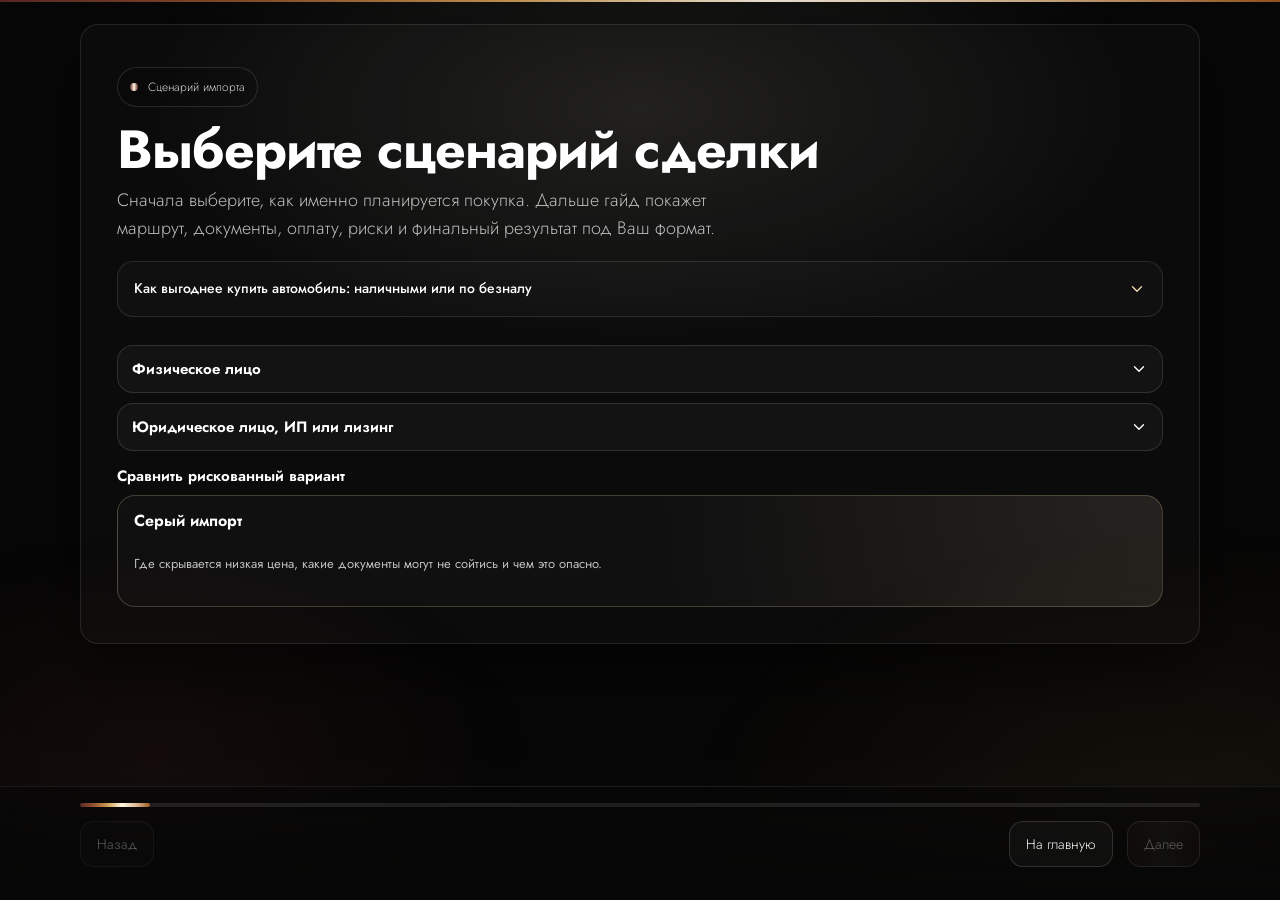
<file: import-process.html>
<!doctype html>
<html lang="ru">
  <head>
    <meta charset="utf-8" />
    <meta name="viewport" content="width=device-width, initial-scale=1" />
    <title>Выберите сценарий сделки — SGM Auto Group</title>
    <meta name="description" content="Интерактивный выбор сценария сделки: физлицо, юрлицо, лизинг, брокерское сопровождение или ввоз и передача через СГМ." />
    <link rel="icon" type="image/svg+xml" href="./assets/site/icon.svg" />
    <link rel="apple-touch-icon" href="./assets/site/icon.svg" />
    <link rel="preconnect" href="https://fonts.googleapis.com" />
    <link rel="preconnect" href="https://fonts.gstatic.com" crossorigin />
    <link href="https://fonts.googleapis.com/css2?family=Jost:ital,wght@0,100;0,200;0,300;0,400;0,500;0,600;0,700;0,800;0,900;1,400;1,500;1,600&display=swap" rel="stylesheet" />
    <link rel="stylesheet" href="./assets/theme.css?v=6" />
    <link rel="stylesheet" href="./assets/home.css?v=11" />
    <link rel="stylesheet" href="./assets/presentation.css?v=23" />
  </head>
  <body class="presentation" data-presentation-id="sanction-scenario">
    <div class="bg" aria-hidden="true"></div>
    <div class="topline" aria-hidden="true"></div>
    <main class="stage" aria-label="Выберите сценарий сделки">
      <section class="slide" id="slide" aria-live="polite">
        <div class="slide__inner">
          <div class="kicker" id="kicker"><span class="kicker__dot" aria-hidden="true"></span><span data-kicker-label>Раздел</span></div>
          <h1 id="title">Заголовок</h1>
          <p class="text" id="body">Текст</p>
          <div class="extra" id="extra"></div>
        </div>
      </section>
    </main>
    <nav class="nav" aria-label="Навигация по слайдам">
      <div class="nav__bar">
        <div class="nav__counter"><div class="counter" id="counter">1 / 1</div></div>
        <div class="nav__left"><button class="btn" id="btnBack" type="button">Назад</button></div>
        <div class="nav__center"><button class="btn btn--accent" id="btnNext" type="button">Далее</button></div>
        <div class="nav__right"><a class="btn link" href="./index.html">На главную</a></div>
      </div>
    </nav>
    <div class="modalRoot" id="homeModalRoot" hidden></div>
    <script src="./assets/js/presentation-data.js?v=9"></script>
    <script src="./assets/js/app.js?v=25" defer></script>
  </body>
</html>
</file>
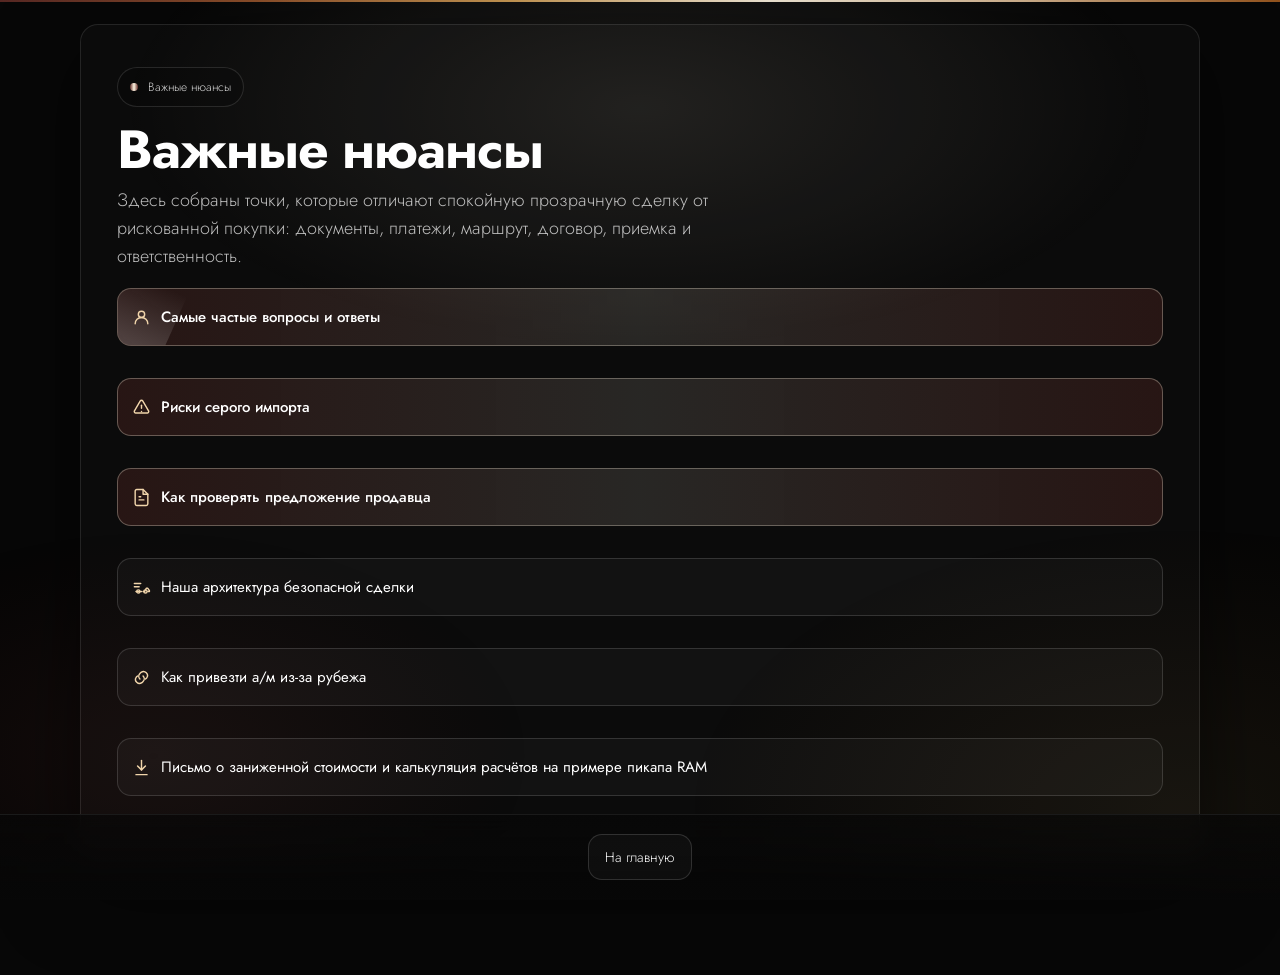
<file: nuances.html>
<!doctype html>
<html lang="ru">
  <head>
    <meta charset="utf-8" />
    <meta name="viewport" content="width=device-width, initial-scale=1" />
    <title>Важные нюансы — SGM Auto Group</title>
    <meta name="description" content="Важные нюансы покупки автомобиля из-за рубежа: риски, проверка предложения продавца, документы, платежи и договор." />
    <link rel="icon" type="image/svg+xml" href="./assets/site/icon.svg" />
    <link rel="apple-touch-icon" href="./assets/site/icon.svg" />
    <link rel="preconnect" href="https://fonts.googleapis.com" />
    <link rel="preconnect" href="https://fonts.gstatic.com" crossorigin />
    <link href="https://fonts.googleapis.com/css2?family=Jost:ital,wght@0,100;0,200;0,300;0,400;0,500;0,600;0,700;0,800;0,900;1,400;1,500;1,600&display=swap" rel="stylesheet" />
    <link rel="stylesheet" href="./assets/theme.css?v=6" />
    <link rel="stylesheet" href="./assets/home.css?v=11" />
    <link rel="stylesheet" href="./assets/presentation.css?v=23" />
  </head>
  <body class="presentation" data-presentation-id="nuances">
    <div class="bg" aria-hidden="true"></div><div class="topline" aria-hidden="true"></div>
    <main class="stage" aria-label="Важные нюансы"><section class="slide" id="slide" aria-live="polite"><div class="slide__inner"><div class="kicker" id="kicker"><span class="kicker__dot" aria-hidden="true"></span><span data-kicker-label>Раздел</span></div><h1 id="title">Заголовок</h1><p class="text" id="body">Текст</p><div class="extra" id="extra"></div></div></section></main>
    <nav class="nav" aria-label="Навигация по слайдам"><div class="nav__bar"><div class="nav__counter"><div class="counter" id="counter">1 / 1</div></div><div class="nav__left"><button class="btn" id="btnBack" type="button">Назад</button></div><div class="nav__center"><button class="btn btn--accent" id="btnNext" type="button">Далее</button></div><div class="nav__right"><a class="btn link" href="./index.html">На главную</a></div></div></nav>
    <div class="modalRoot" id="homeModalRoot" hidden></div>
    <script src="./assets/js/presentation-data.js?v=9"></script>
    <script src="./assets/js/app.js?v=25" defer></script>
  </body>
</html>
</file>
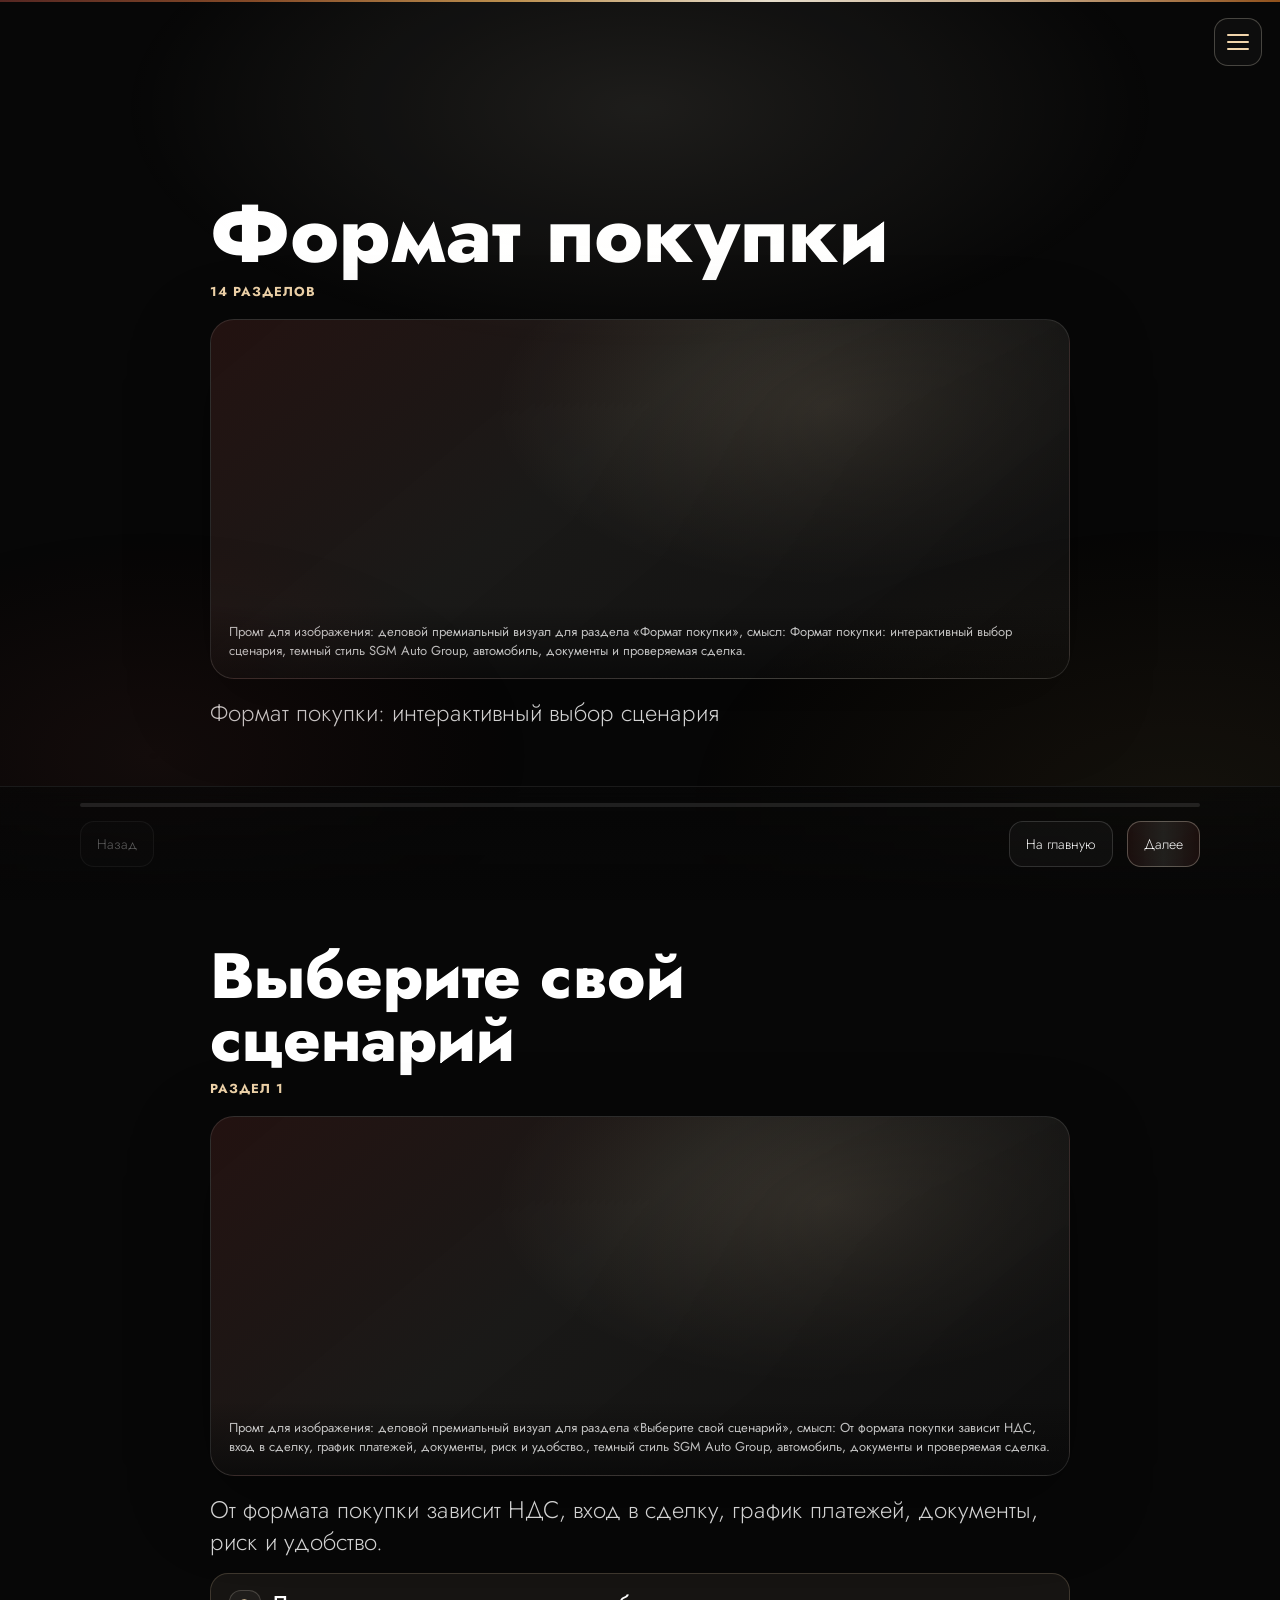
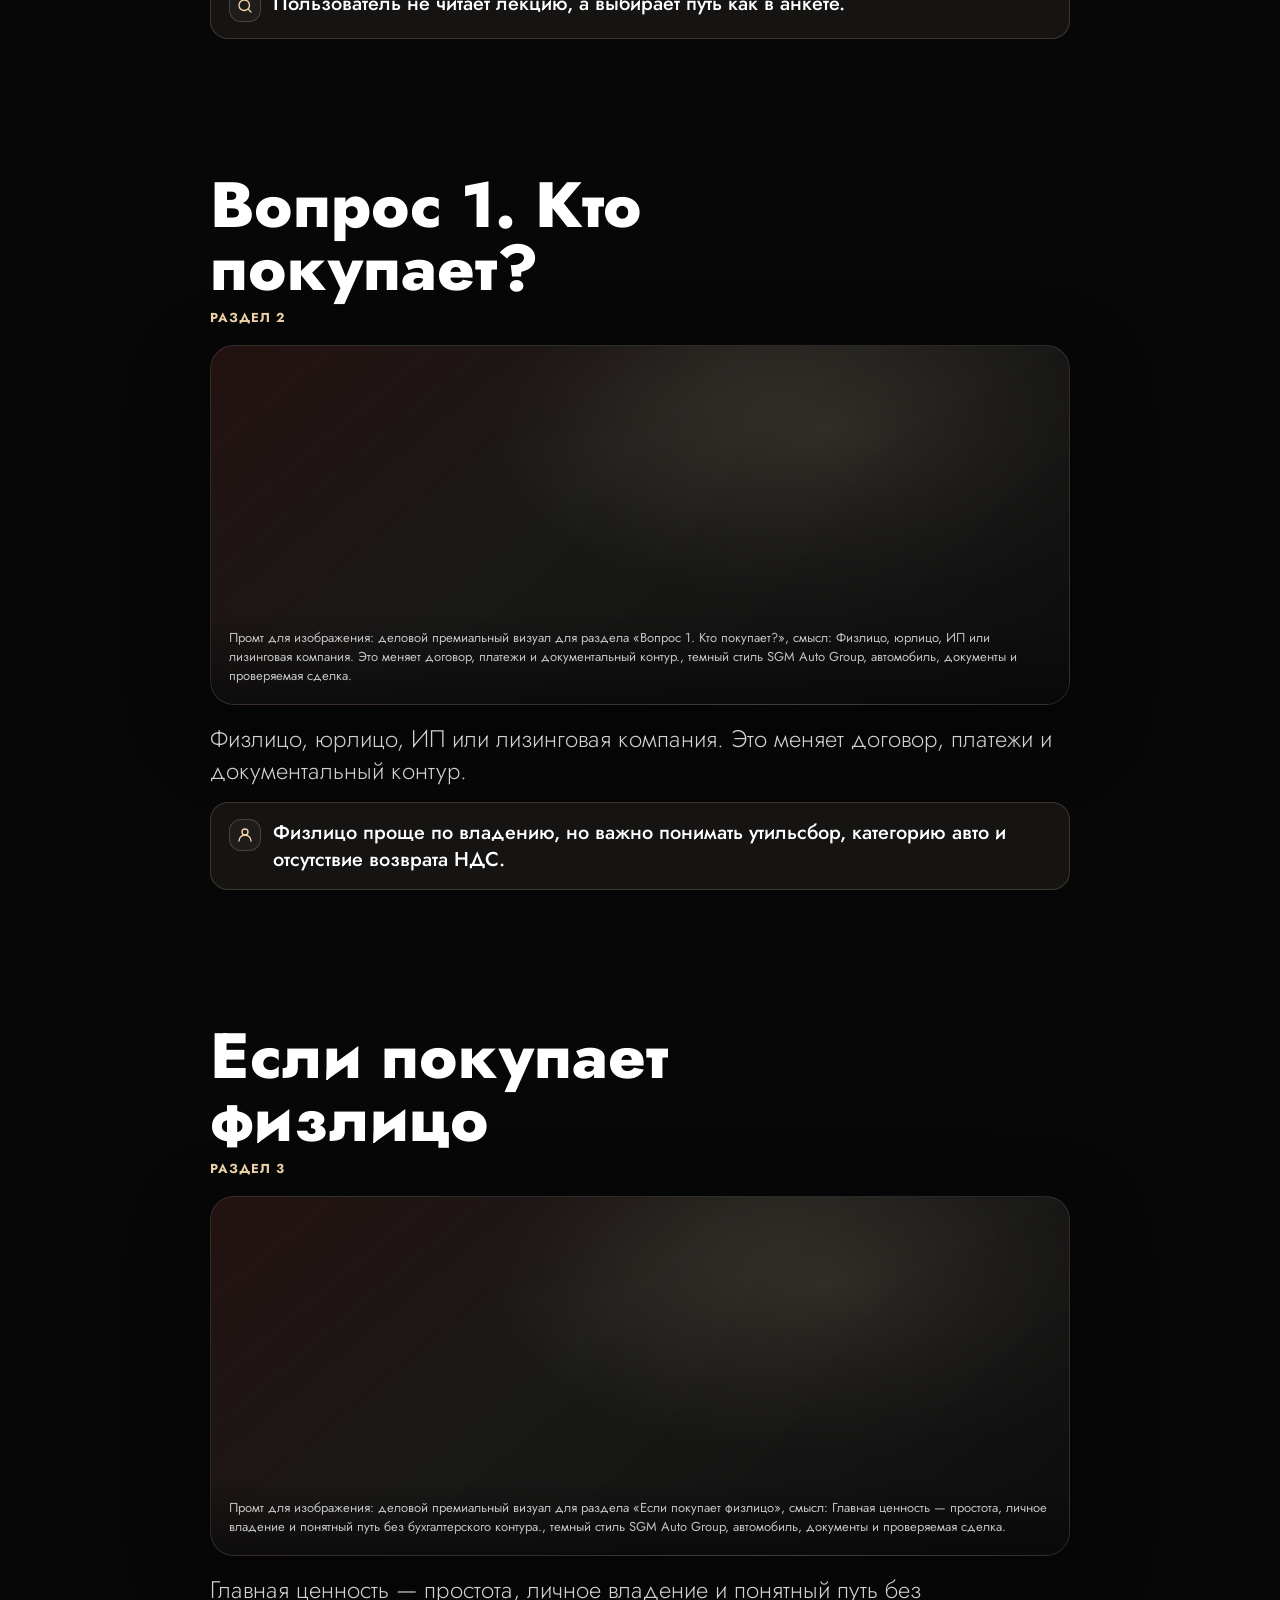
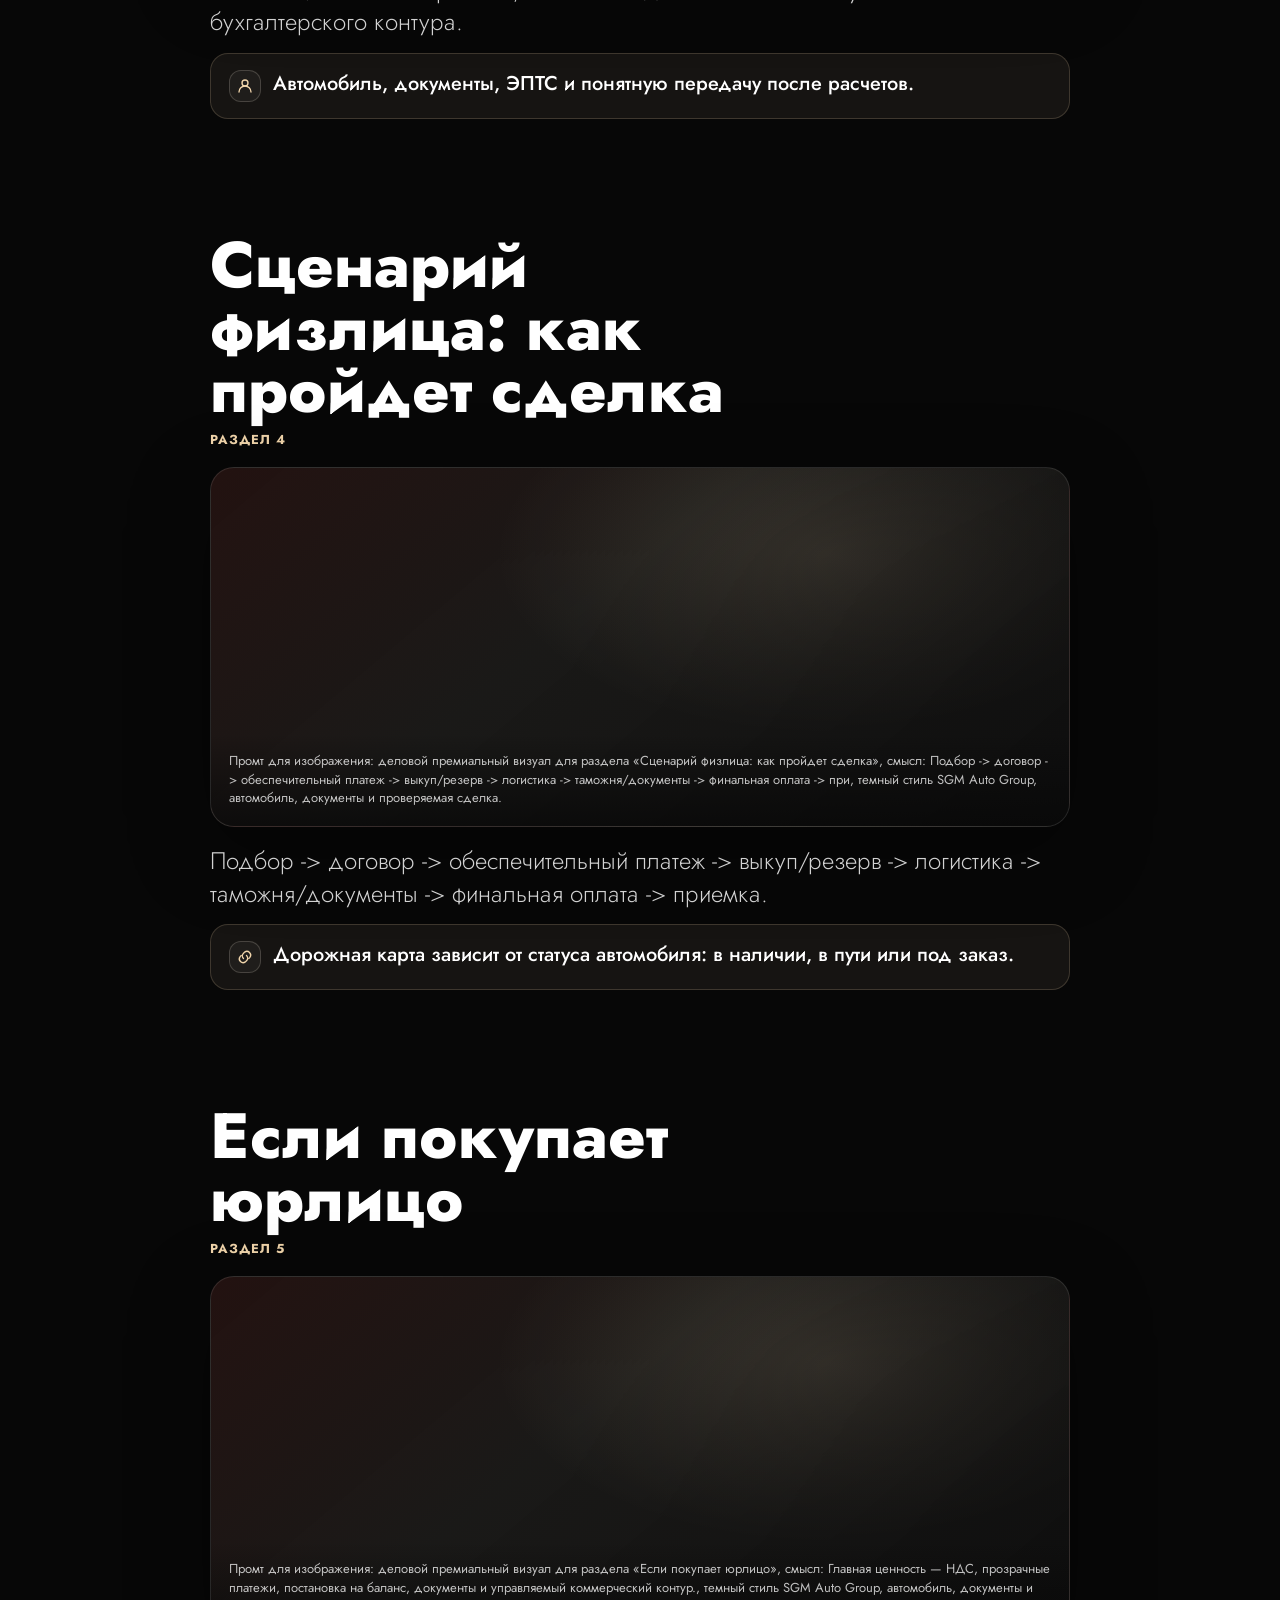
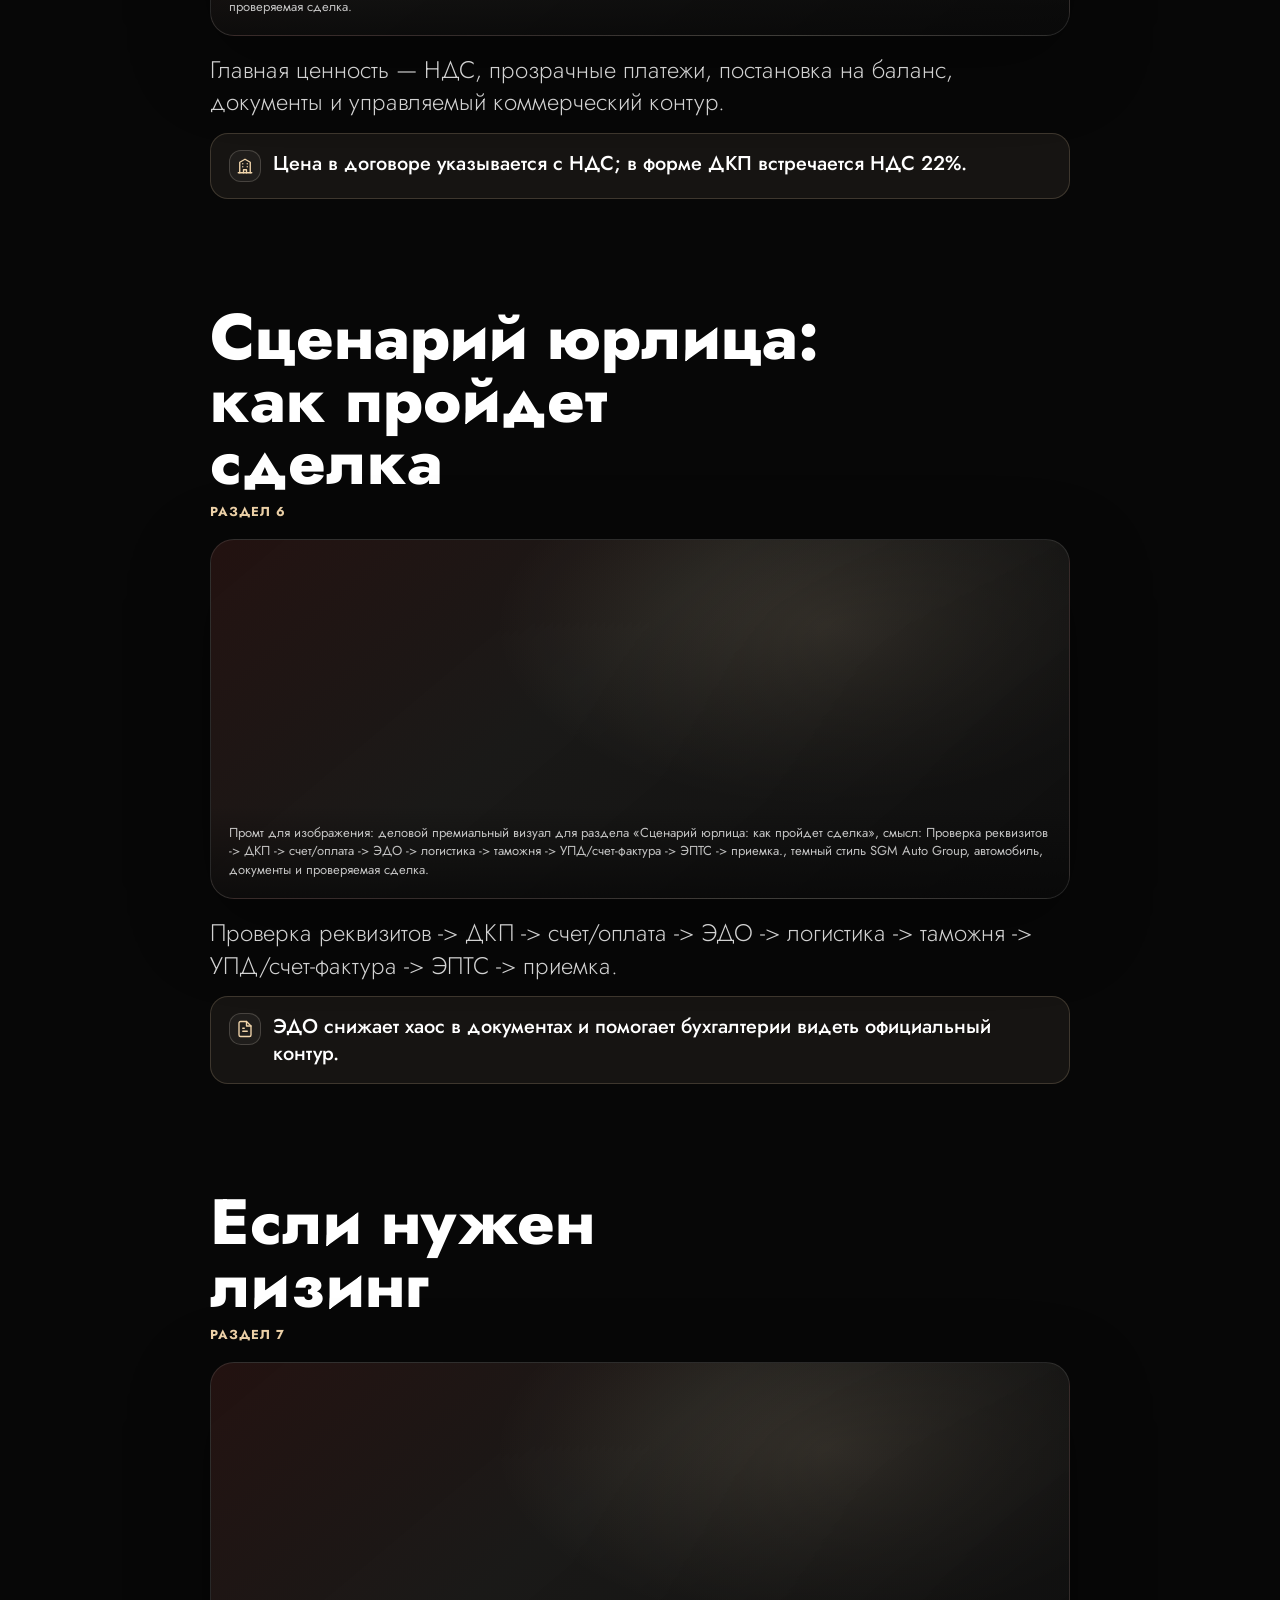
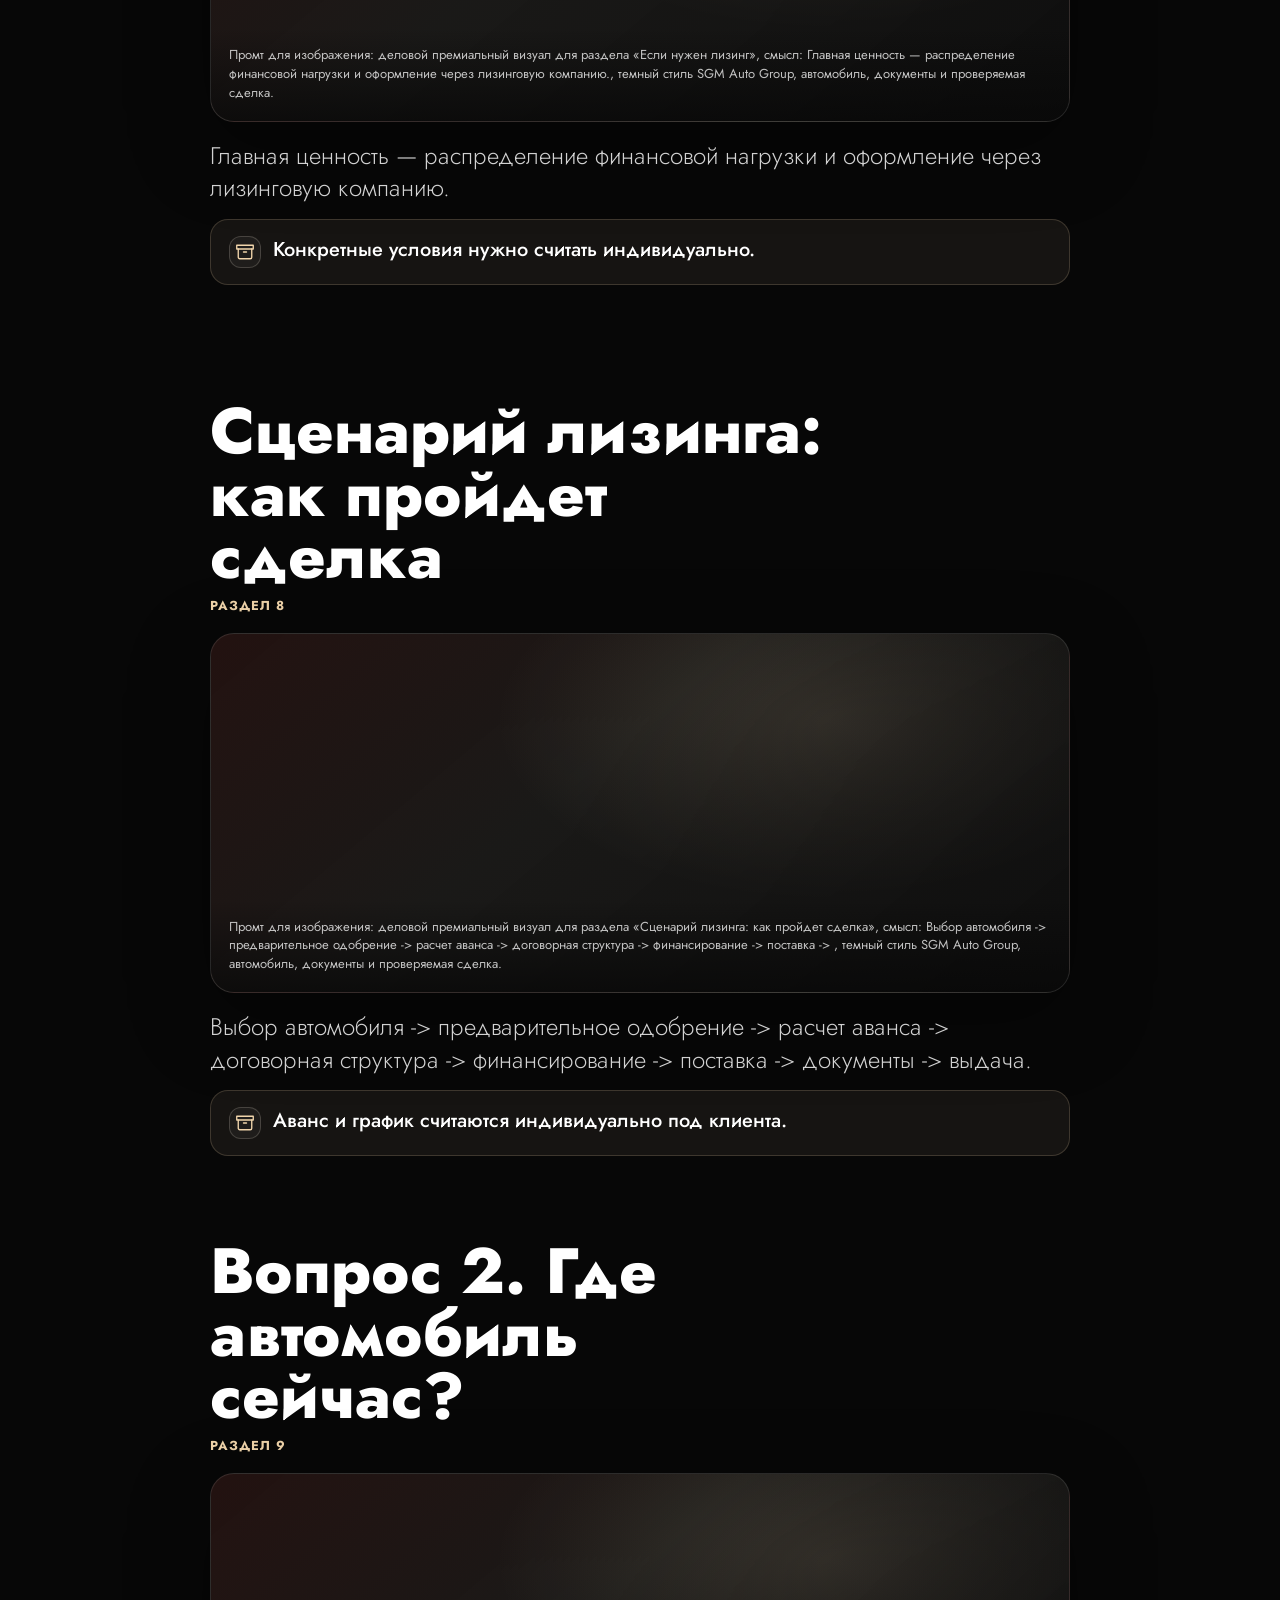
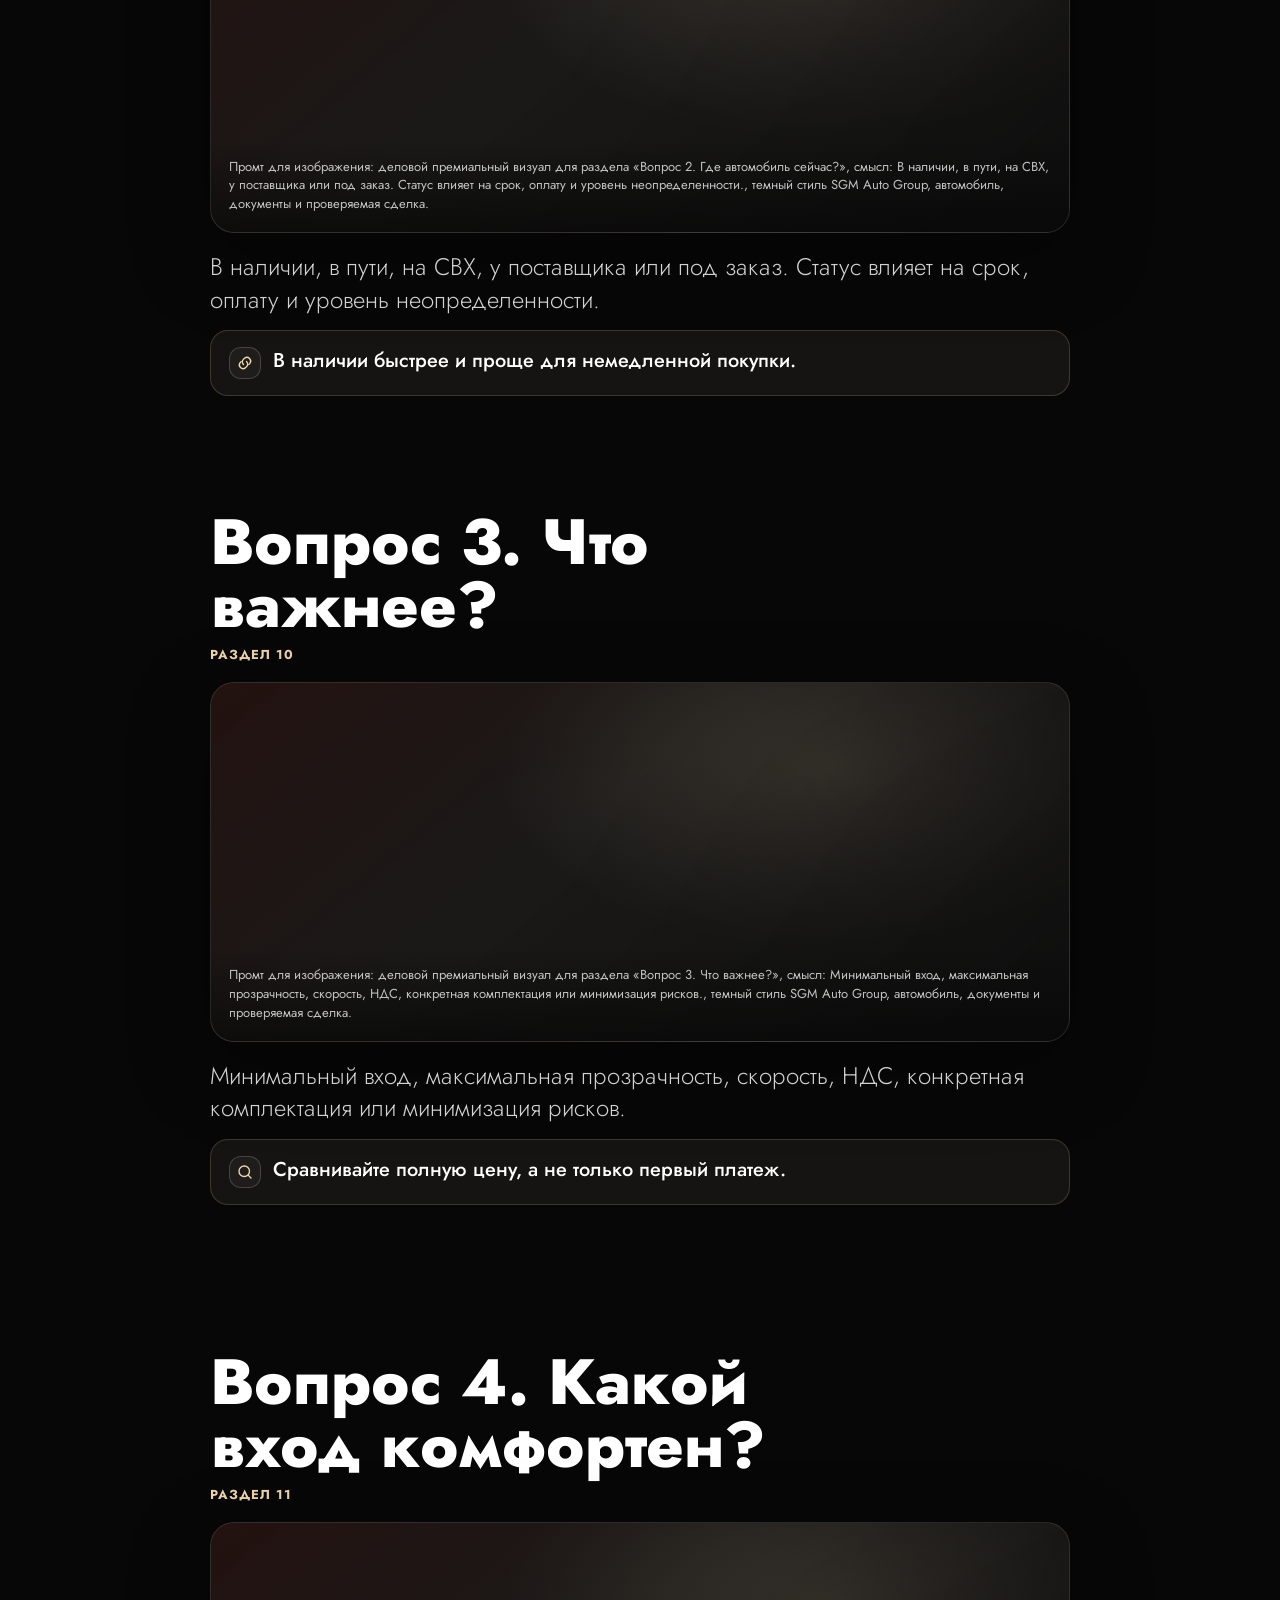
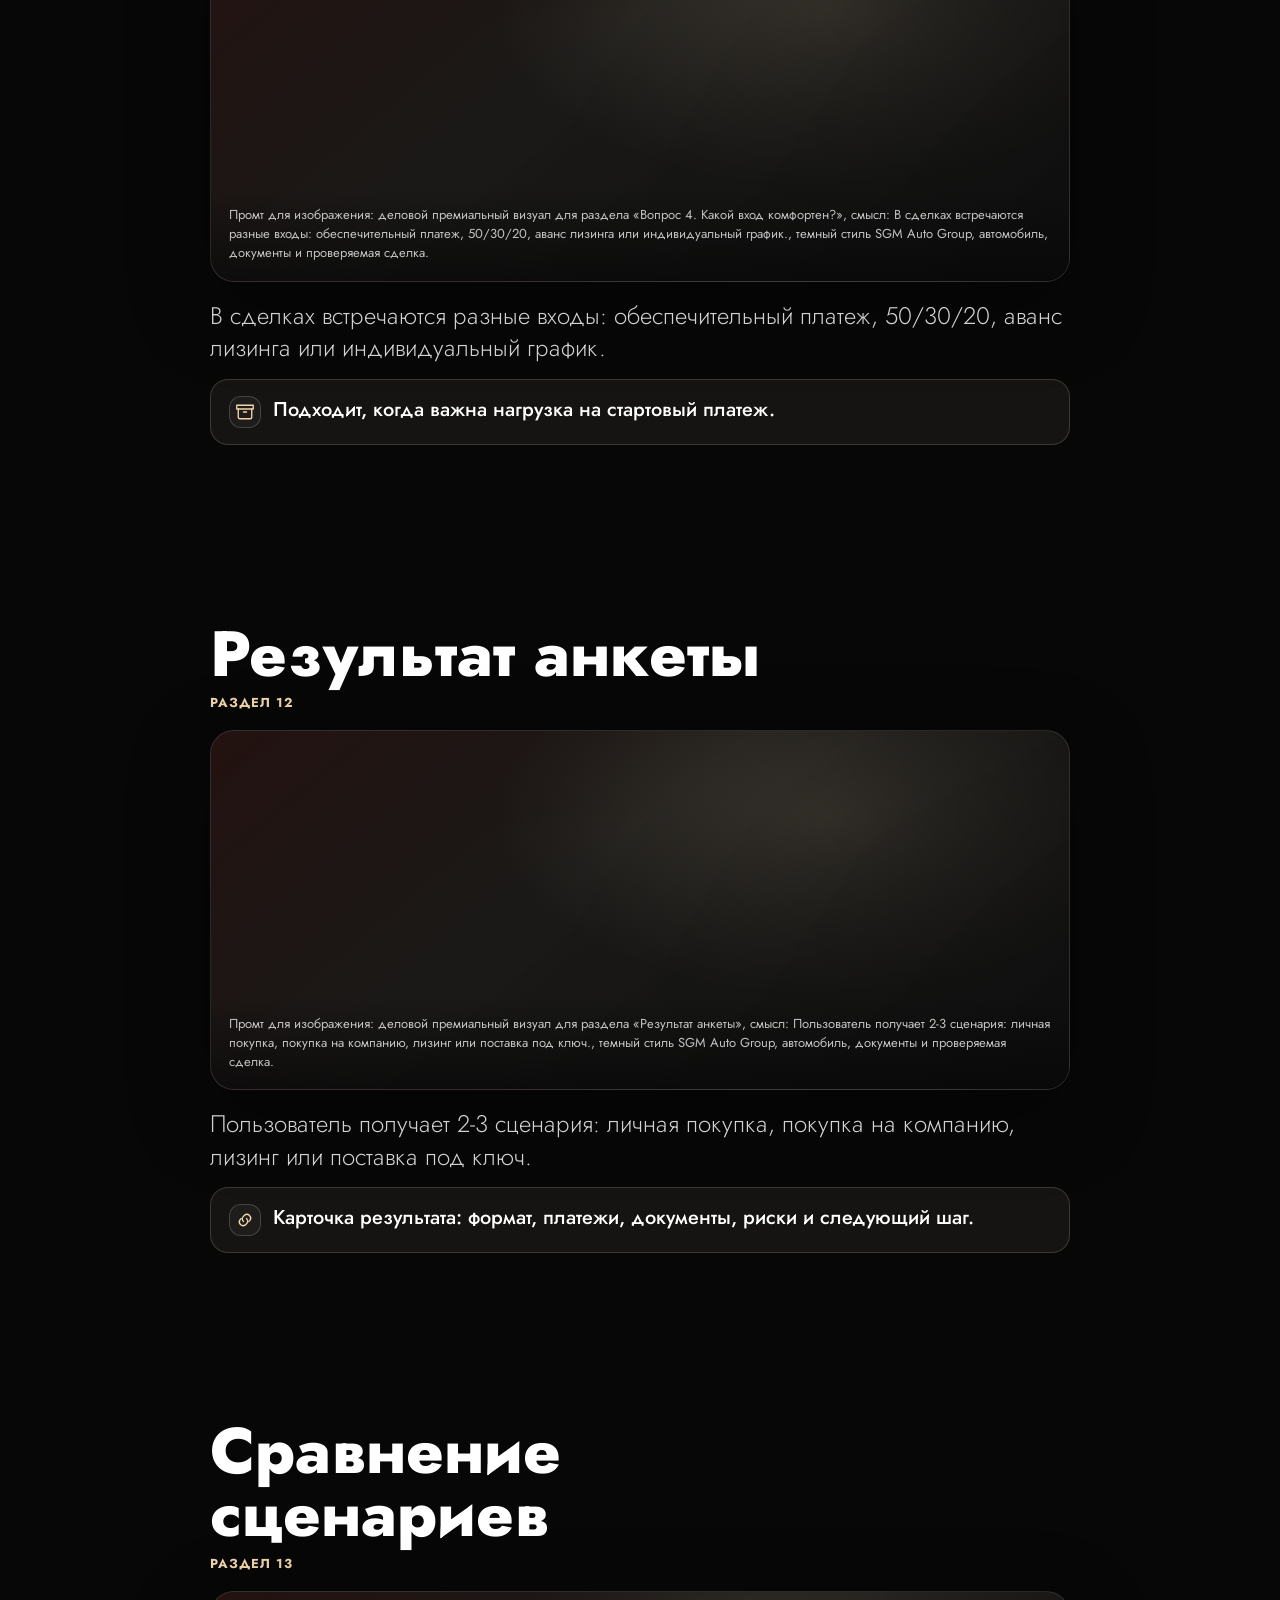
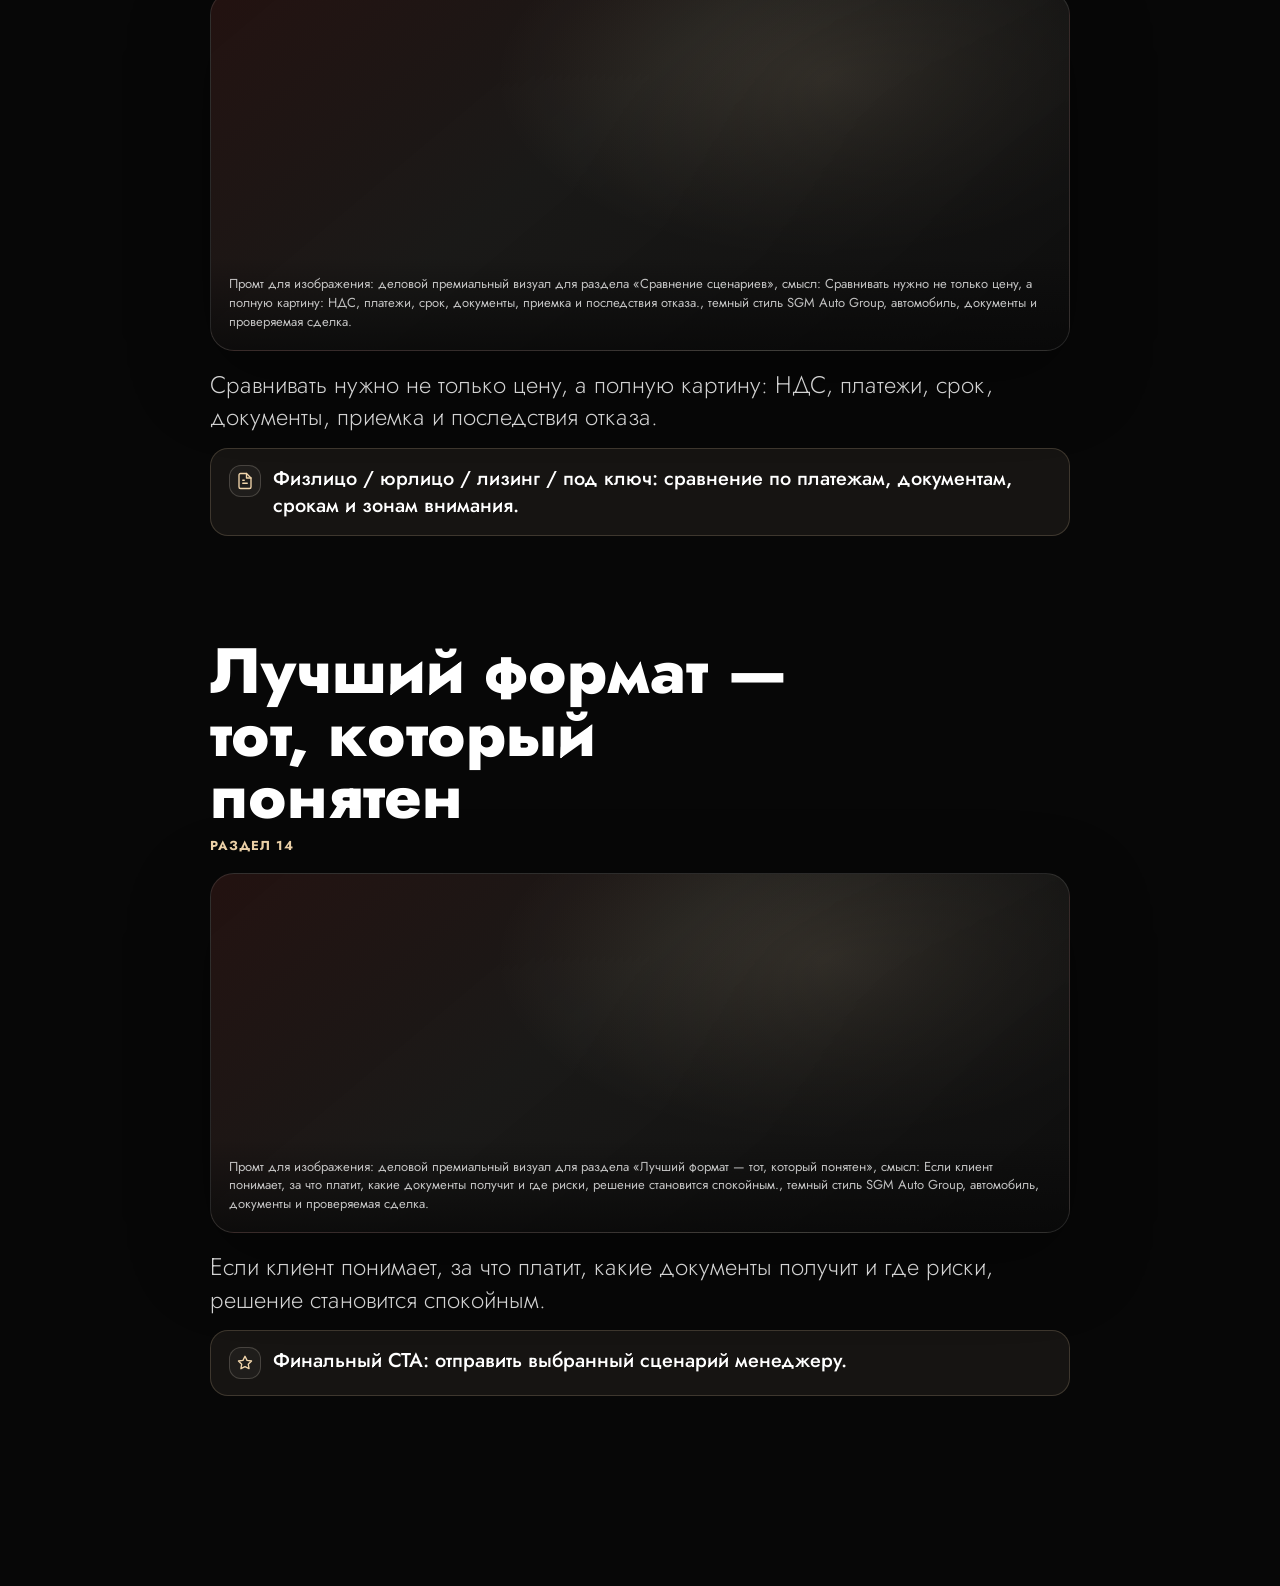
<file: payment-formats.html>
<!doctype html>
<html lang="ru">
  <head>
    <meta charset="utf-8" />
    <meta name="viewport" content="width=device-width, initial-scale=1" />
    <title>Формат покупки — SGM Auto Group</title>
    <meta name="description" content="Интерактивный выбор формата покупки автомобиля: физлицо, юрлицо, лизинг, платежи, документы, НДС и зоны внимания." />
    <link rel="icon" type="image/svg+xml" href="./assets/site/icon.svg" />
    <link rel="apple-touch-icon" href="./assets/site/icon.svg" />
    <link rel="preconnect" href="https://fonts.googleapis.com" />
    <link rel="preconnect" href="https://fonts.gstatic.com" crossorigin />
    <link href="https://fonts.googleapis.com/css2?family=Jost:ital,wght@0,100;0,200;0,300;0,400;0,500;0,600;0,700;0,800;0,900;1,400;1,500;1,600&display=swap" rel="stylesheet" />
    <link rel="stylesheet" href="./assets/theme.css?v=6" />
    <link rel="stylesheet" href="./assets/home.css?v=13" />
    <link rel="stylesheet" href="./assets/presentation.css?v=26" />
  </head>
  <body class="presentation" data-presentation-id="format">
    <div class="bg" aria-hidden="true"></div><div class="topline" aria-hidden="true"></div>
    <main class="stage" aria-label="Формат покупки"><section class="slide" id="slide" aria-live="polite"><div class="slide__inner"><div class="kicker" id="kicker"><span class="kicker__dot" aria-hidden="true"></span><span data-kicker-label>Раздел</span></div><h1 id="title">Заголовок</h1><p class="text" id="body">Текст</p><div class="extra" id="extra"></div></div></section></main>
    <nav class="nav" aria-label="Навигация по слайдам"><div class="nav__bar"><div class="nav__counter"><div class="counter" id="counter">1 / 1</div></div><div class="nav__left"><button class="btn" id="btnBack" type="button">Назад</button></div><div class="nav__center"><button class="btn btn--accent" id="btnNext" type="button">Далее</button></div><div class="nav__right"><a class="btn link" href="./index.html">На главную</a></div></div></nav>
    <div class="modalRoot" id="homeModalRoot" hidden></div>
    <script src="./assets/js/presentation-data.js?v=9"></script>
    <script src="./assets/js/app.js?v=25" defer></script>
  </body>
</html>
</file>
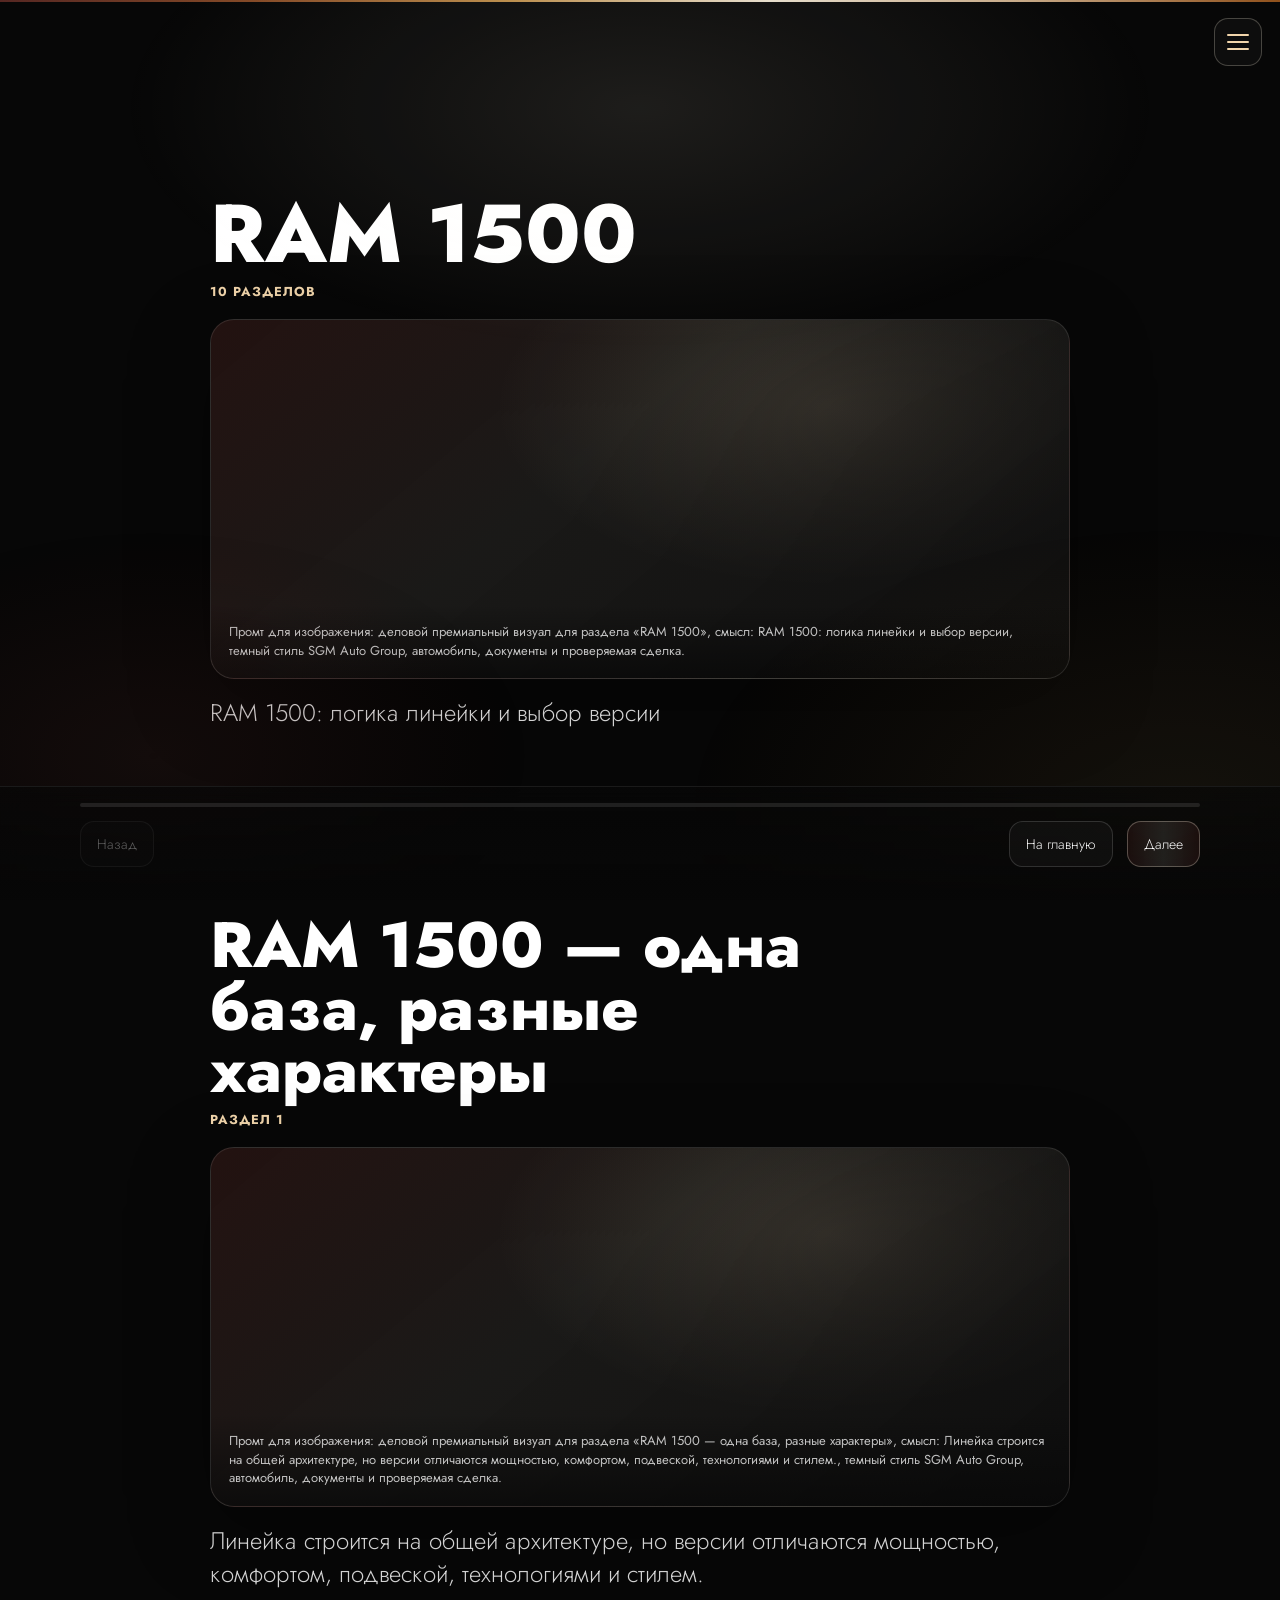
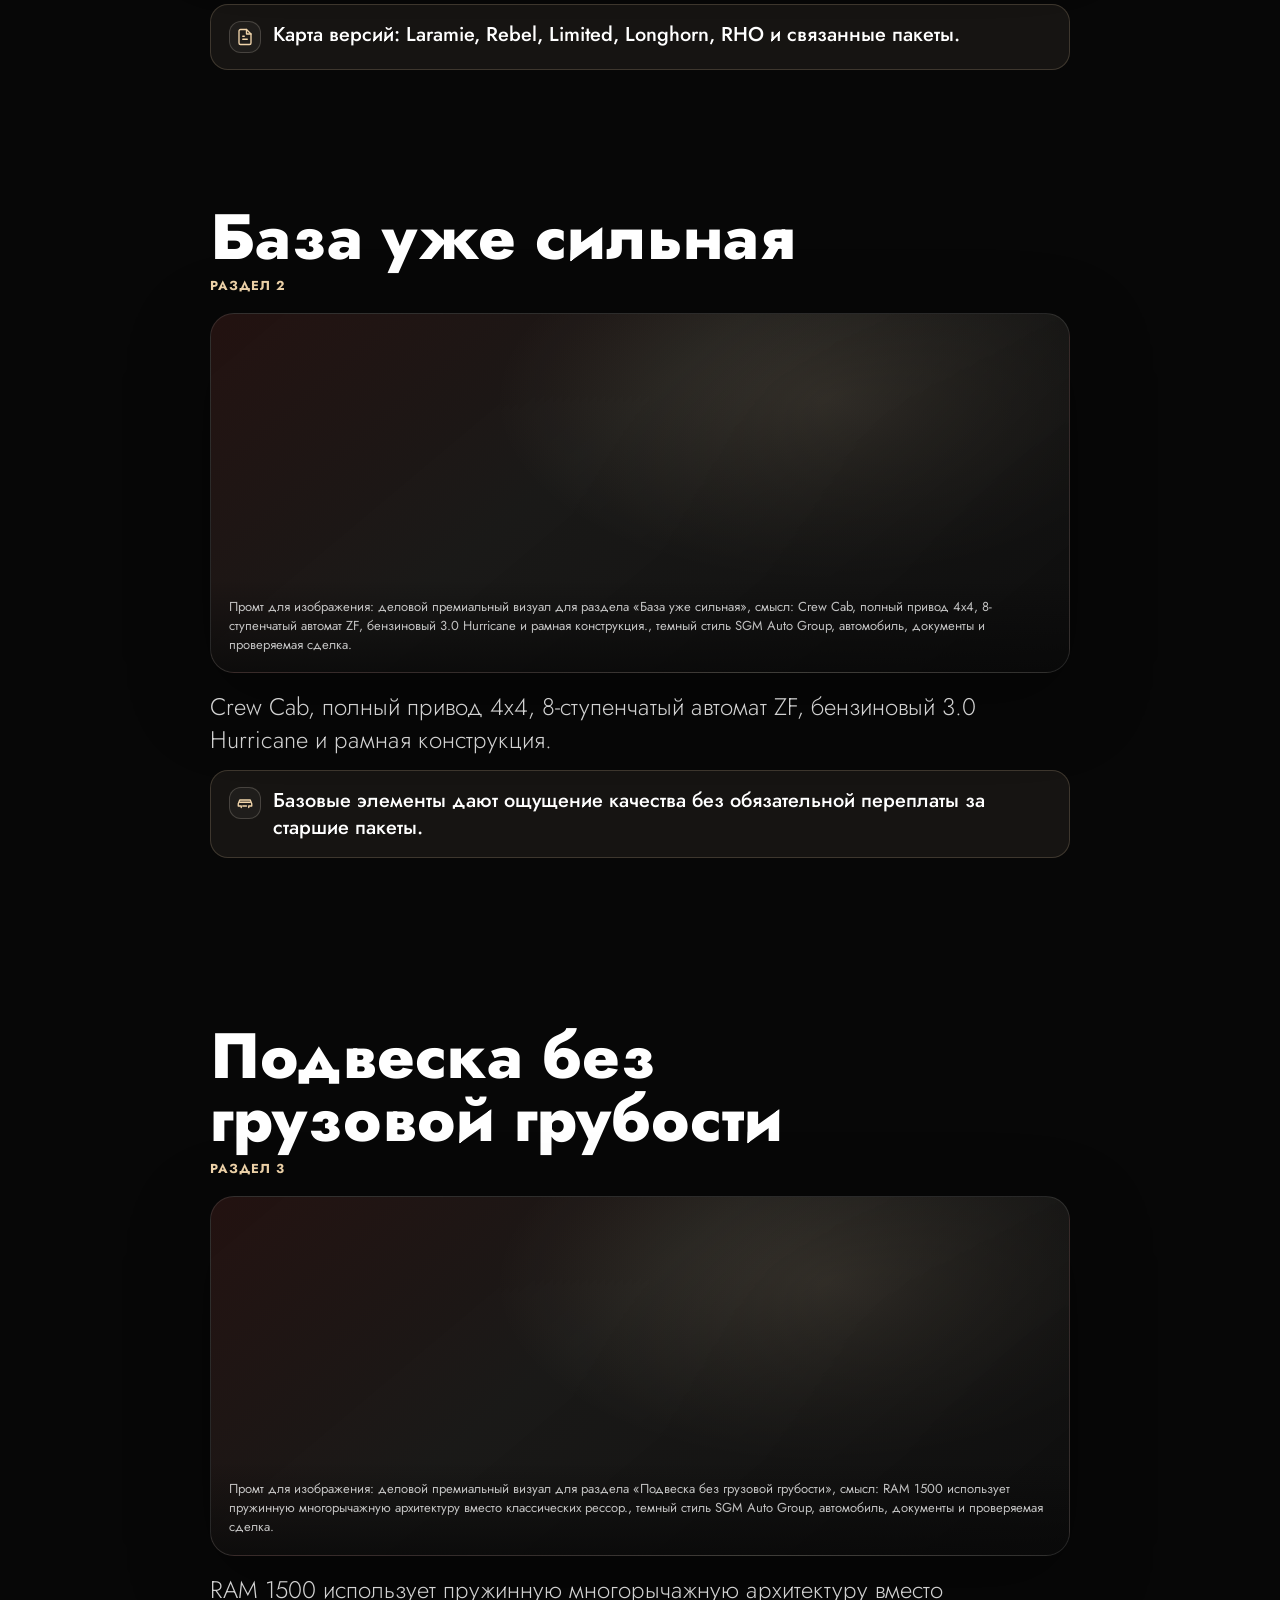
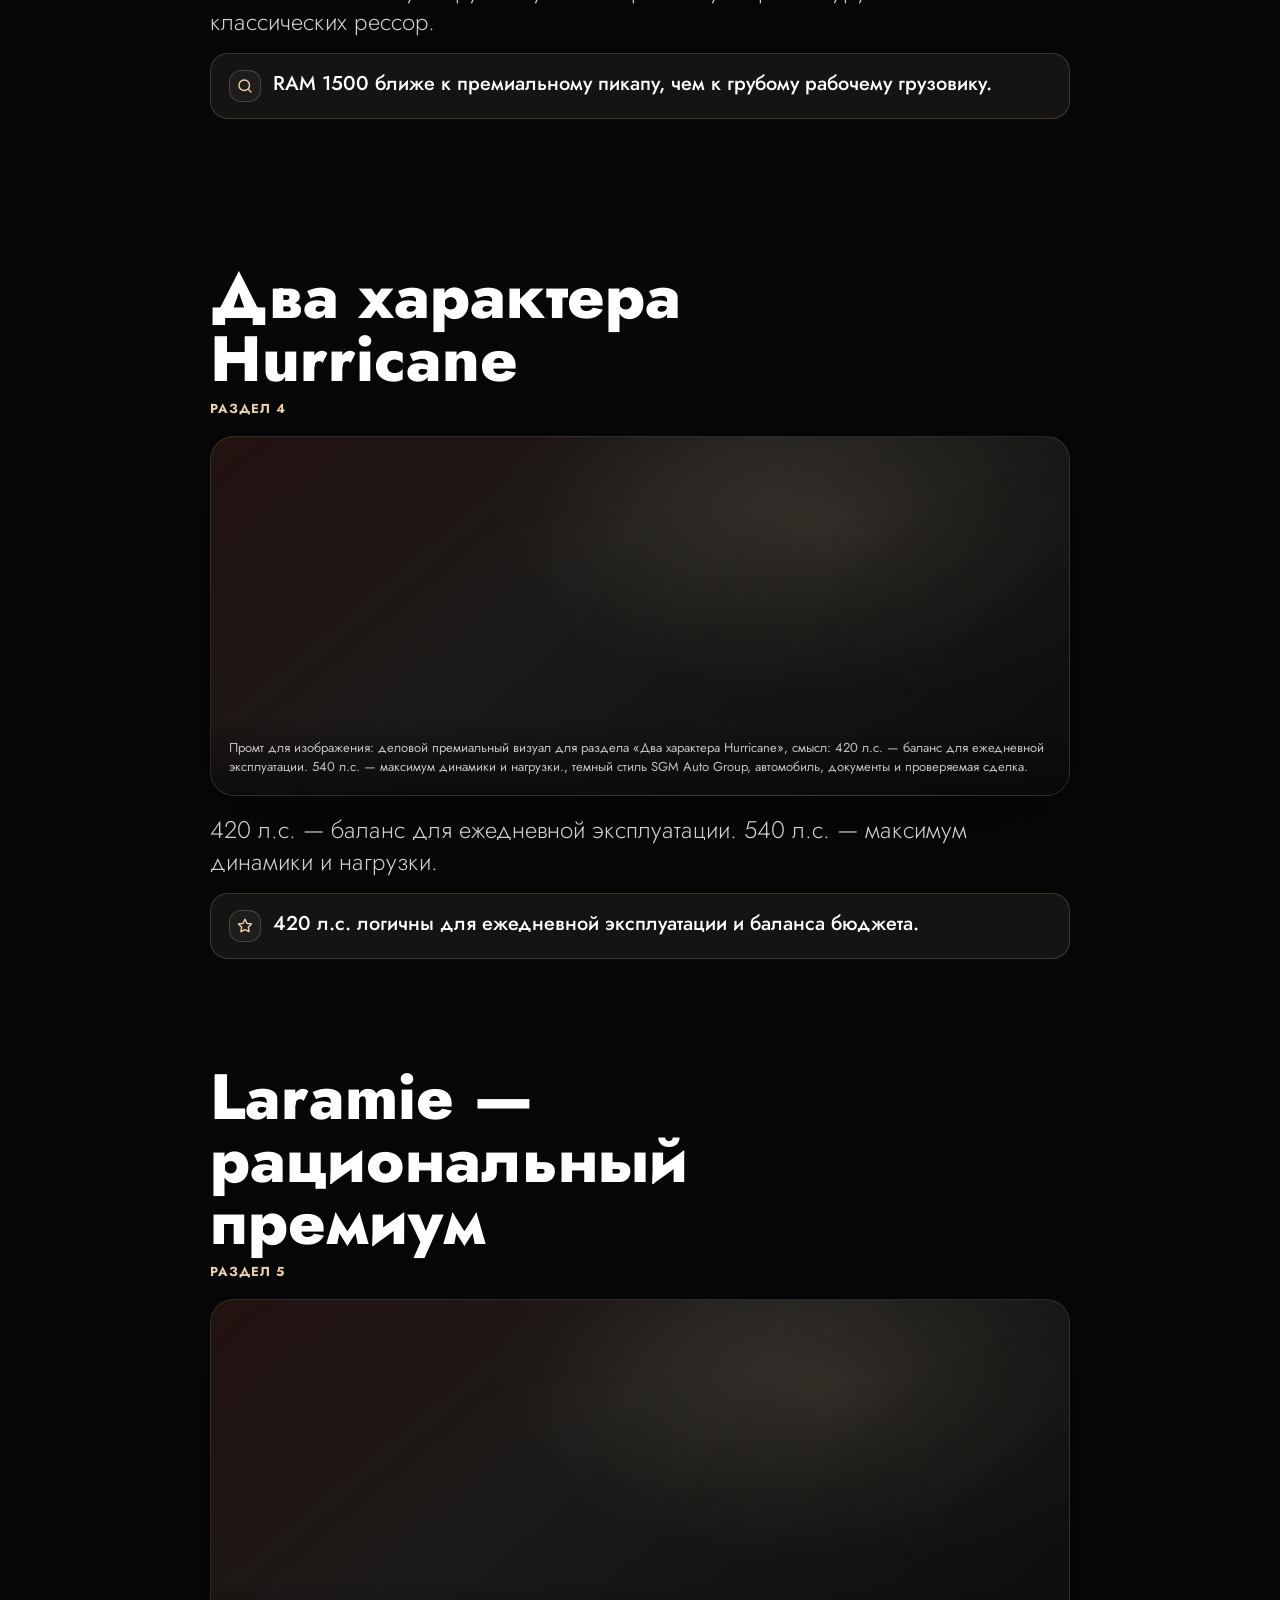
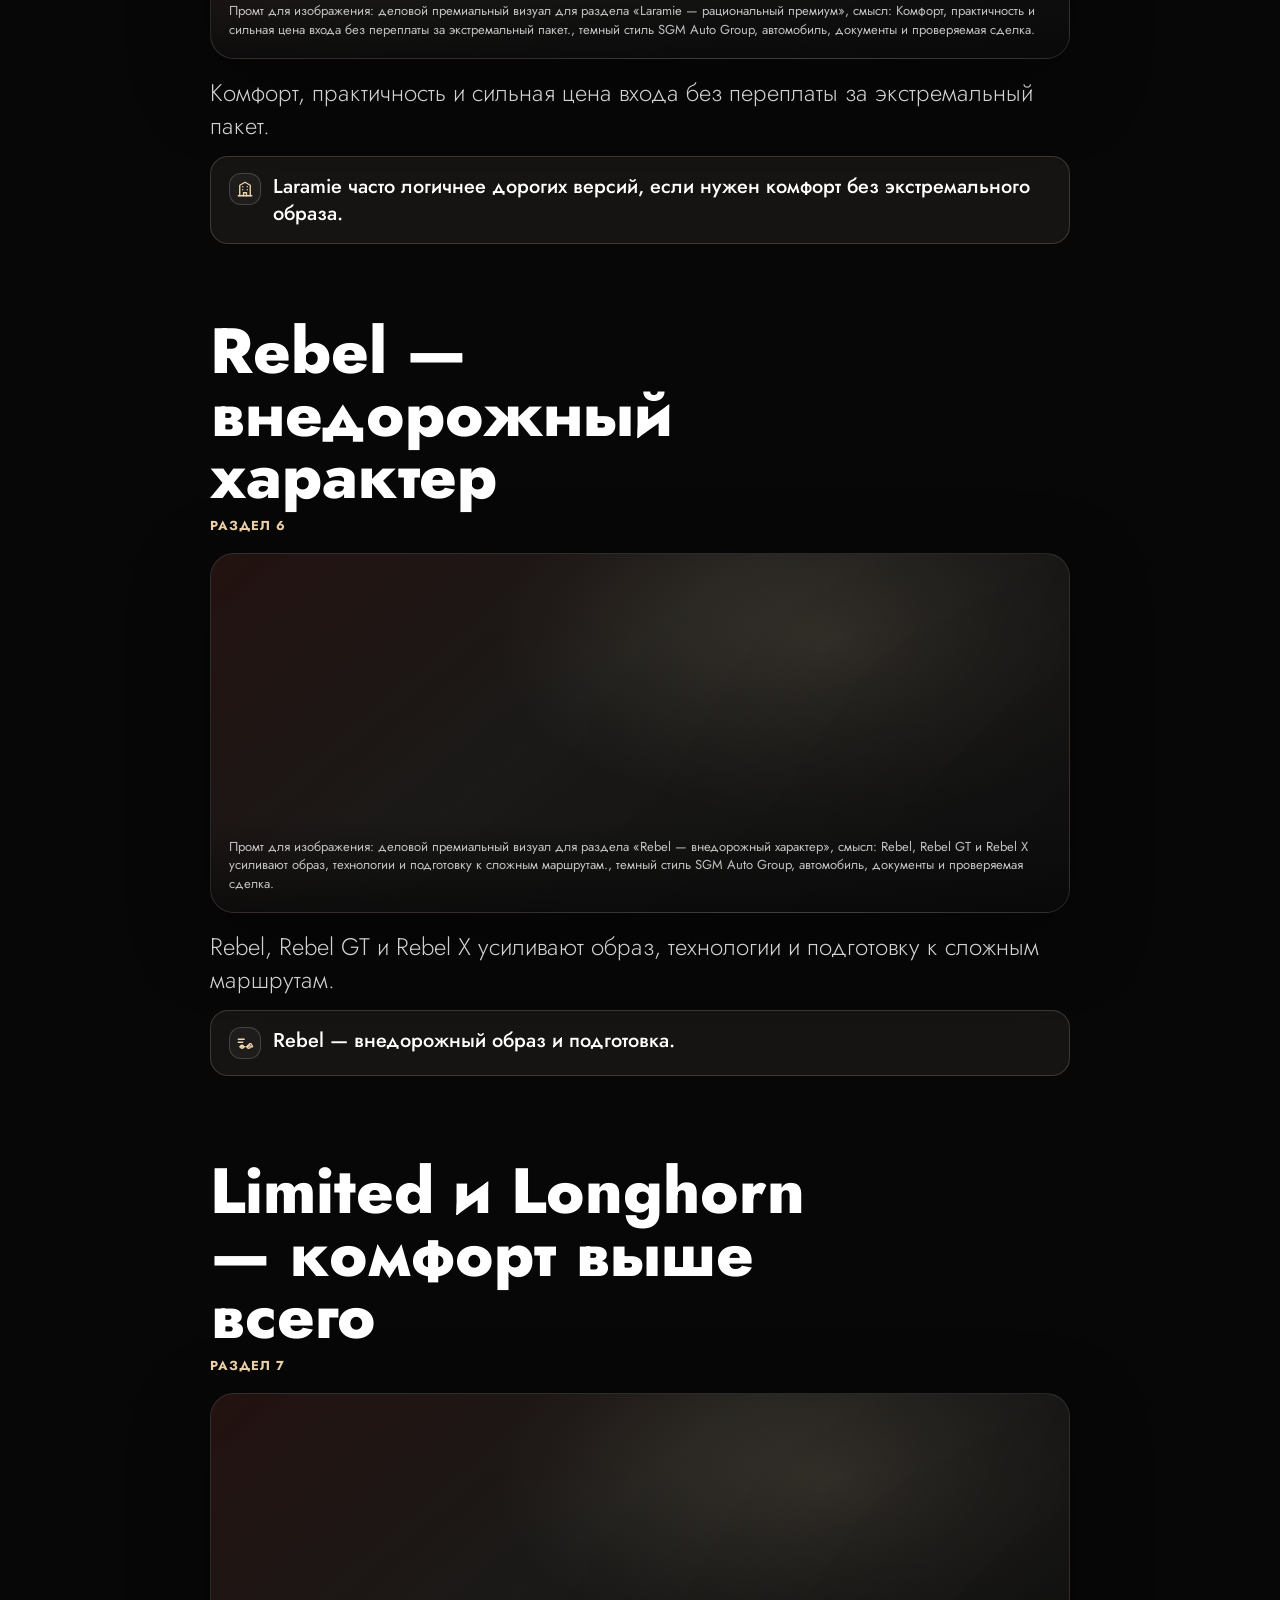
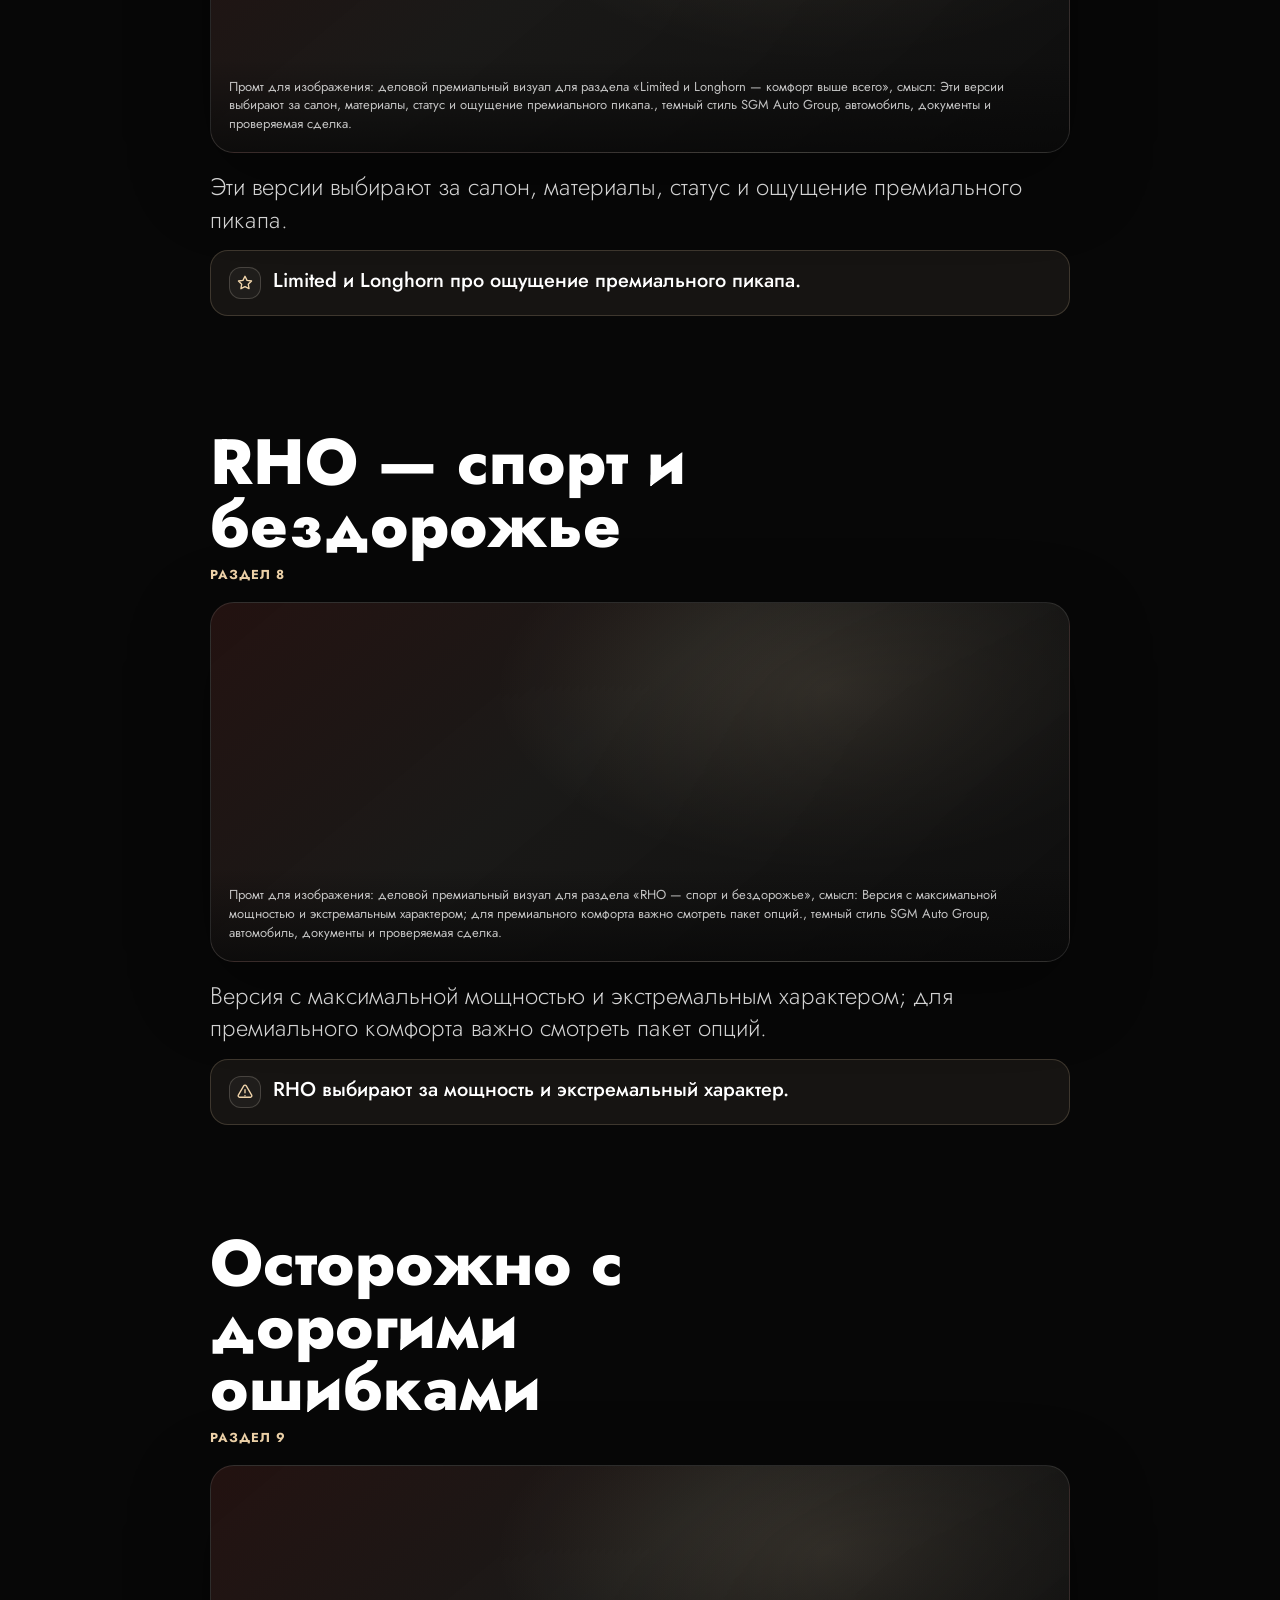
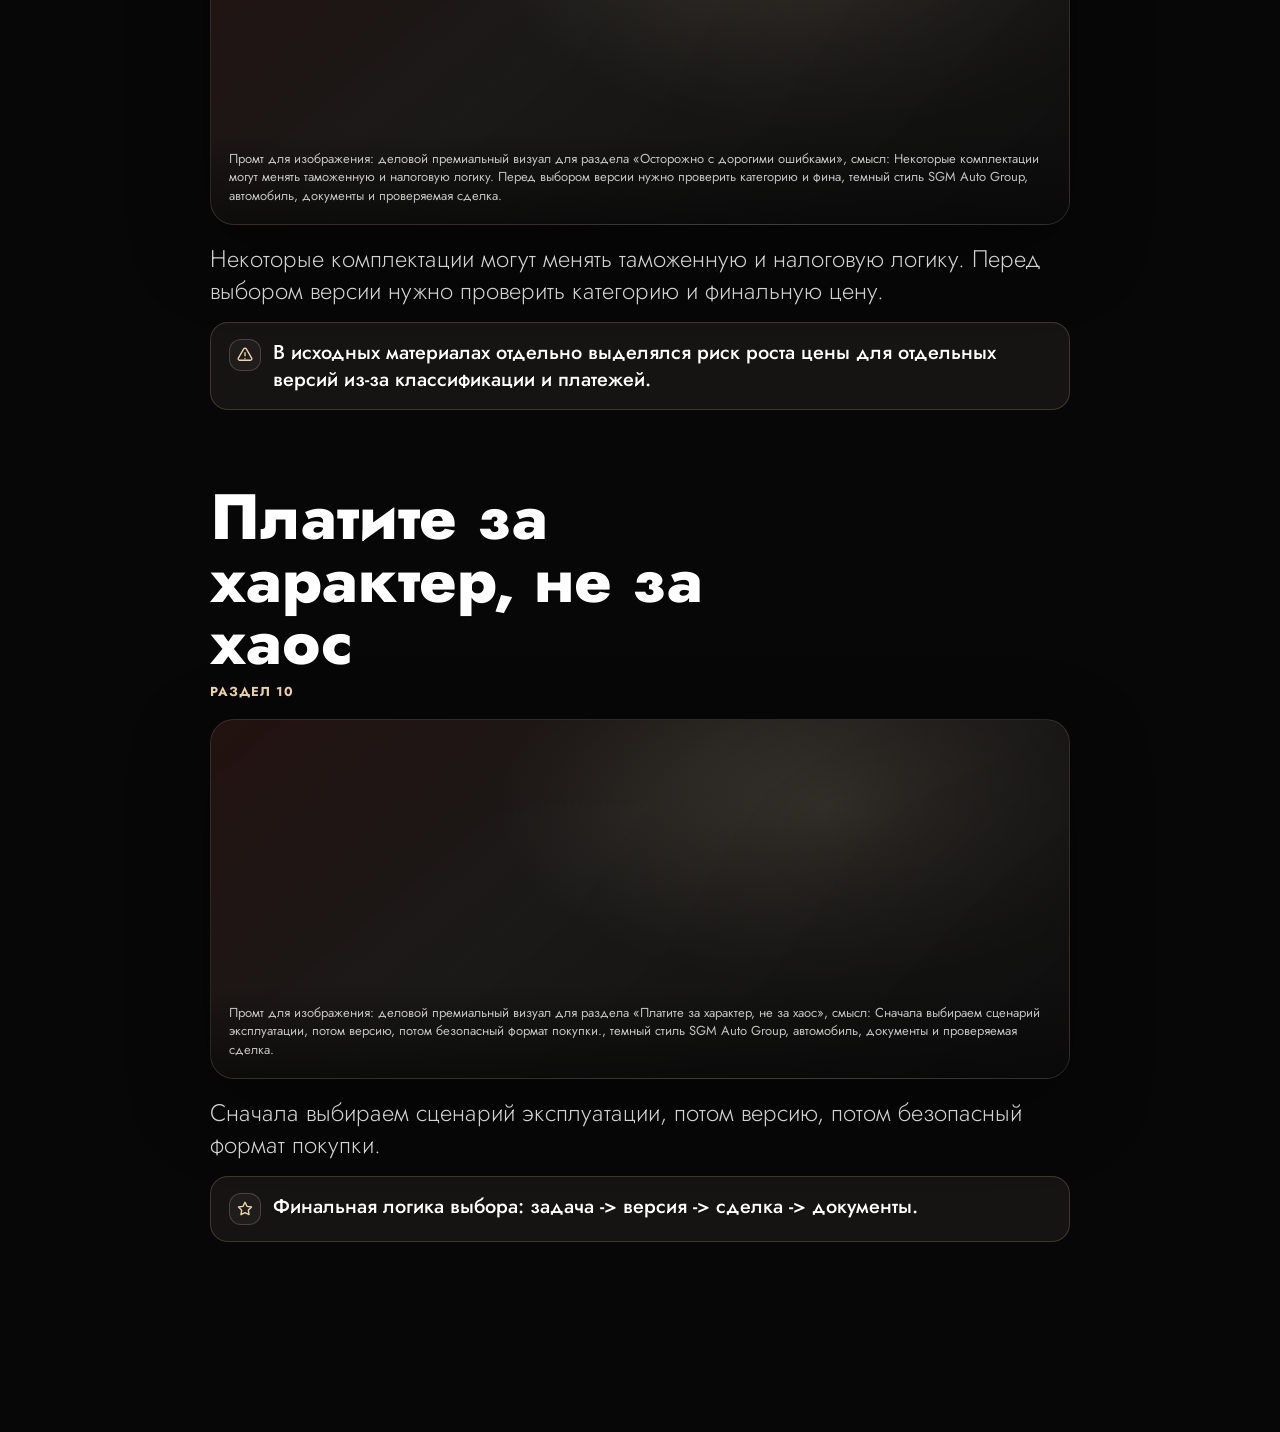
<file: ram-choice.html>
<!doctype html>
<html lang="ru">
  <head>
    <meta charset="utf-8" />
    <meta name="viewport" content="width=device-width, initial-scale=1" />
    <title>RAM 1500: логика линейки — SGM Auto Group</title>
    <meta name="description" content="Как выбрать RAM 1500: версии, моторы, комфорт, подвеска, комплектации, риски категории и безопасный формат покупки." />
    <link rel="icon" type="image/svg+xml" href="./assets/site/icon.svg" />
    <link rel="apple-touch-icon" href="./assets/site/icon.svg" />
    <link rel="preconnect" href="https://fonts.googleapis.com" />
    <link rel="preconnect" href="https://fonts.gstatic.com" crossorigin />
    <link href="https://fonts.googleapis.com/css2?family=Jost:ital,wght@0,100;0,200;0,300;0,400;0,500;0,600;0,700;0,800;0,900;1,400;1,500;1,600&display=swap" rel="stylesheet" />
    <link rel="stylesheet" href="./assets/theme.css?v=6" />
    <link rel="stylesheet" href="./assets/home.css?v=13" />
    <link rel="stylesheet" href="./assets/presentation.css?v=26" />
  </head>
  <body class="presentation" data-presentation-id="ram">
    <div class="bg" aria-hidden="true"></div><div class="topline" aria-hidden="true"></div>
    <main class="stage" aria-label="RAM 1500"><section class="slide" id="slide" aria-live="polite"><div class="slide__inner"><div class="kicker" id="kicker"><span class="kicker__dot" aria-hidden="true"></span><span data-kicker-label>Раздел</span></div><h1 id="title">Заголовок</h1><p class="text" id="body">Текст</p><div class="extra" id="extra"></div></div></section></main>
    <nav class="nav" aria-label="Навигация по слайдам"><div class="nav__bar"><div class="nav__counter"><div class="counter" id="counter">1 / 1</div></div><div class="nav__left"><button class="btn" id="btnBack" type="button">Назад</button></div><div class="nav__center"><button class="btn btn--accent" id="btnNext" type="button">Далее</button></div><div class="nav__right"><a class="btn link" href="./index.html">На главную</a></div></div></nav>
    <div class="modalRoot" id="homeModalRoot" hidden></div>
    <script src="./assets/js/presentation-data.js?v=9"></script>
    <script src="./assets/js/app.js?v=25" defer></script>
  </body>
</html>
</file>
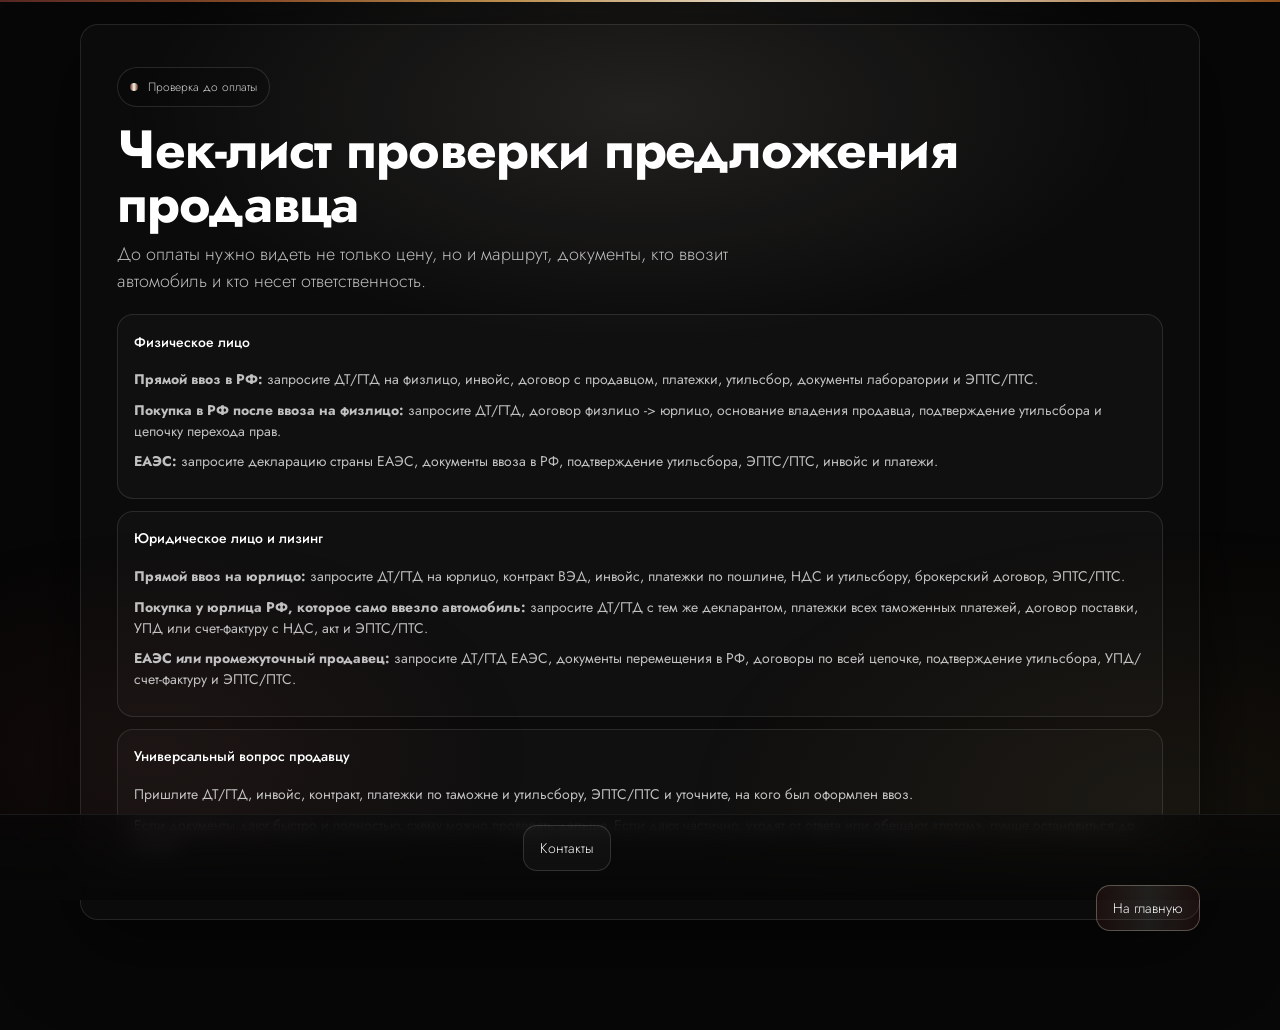
<file: seller-checklist.html>
<!doctype html>
<html lang="ru">
  <head>
    <meta charset="utf-8" />
    <meta name="viewport" content="width=device-width, initial-scale=1" />
    <title>Чек-лист проверки предложения продавца — SGM Auto Group</title>
    <meta
      name="description"
      content="Что запросить у продавца автомобиля до оплаты: документы, платежи, таможня, утильсбор, НДС и цепочка владения для физлица, юрлица и лизинга."
    />
    <link rel="icon" type="image/svg+xml" href="./assets/site/icon.svg" />
    <link rel="apple-touch-icon" href="./assets/site/icon.svg" />
    <link rel="preconnect" href="https://fonts.googleapis.com" />
    <link rel="preconnect" href="https://fonts.gstatic.com" crossorigin />
    <link
      href="https://fonts.googleapis.com/css2?family=Jost:ital,wght@0,100;0,200;0,300;0,400;0,500;0,600;0,700;0,800;0,900;1,400;1,500;1,600&display=swap"
      rel="stylesheet"
    />
    <link rel="stylesheet" href="./assets/theme.css?v=6" />
    <link rel="stylesheet" href="./assets/home.css?v=11" />
    <link rel="stylesheet" href="./assets/presentation.css?v=23" />
  </head>
  <body class="presentation standalone-info-page">
    <div class="bg" aria-hidden="true"></div>
    <div class="topline" aria-hidden="true"></div>

    <main class="stage" aria-label="Чек-лист проверки предложения продавца">
      <section class="slide is-active" aria-live="polite">
        <div class="slide__inner">
          <div class="kicker">
            <span class="kicker__dot" aria-hidden="true"></span>
            <span>Проверка до оплаты</span>
          </div>
          <h1>Чек-лист проверки предложения продавца</h1>
          <p class="text">
            До оплаты нужно видеть не только цену, но и маршрут, документы, кто ввозит автомобиль и кто несет ответственность.
          </p>
          <div class="extra">
            <div class="faqList nuanceList">
              <details class="faqItem" open>
                <summary><span>Физическое лицо</span></summary>
                <div class="faqItem__answer">
                  <p><strong>Прямой ввоз в РФ:</strong> запросите ДТ/ГТД на физлицо, инвойс, договор с продавцом, платежки, утильсбор, документы лаборатории и ЭПТС/ПТС.</p>
                  <p><strong>Покупка в РФ после ввоза на физлицо:</strong> запросите ДТ/ГТД, договор физлицо -> юрлицо, основание владения продавца, подтверждение утильсбора и цепочку перехода прав.</p>
                  <p><strong>ЕАЭС:</strong> запросите декларацию страны ЕАЭС, документы ввоза в РФ, подтверждение утильсбора, ЭПТС/ПТС, инвойс и платежи.</p>
                </div>
              </details>
              <details class="faqItem" open>
                <summary><span>Юридическое лицо и лизинг</span></summary>
                <div class="faqItem__answer">
                  <p><strong>Прямой ввоз на юрлицо:</strong> запросите ДТ/ГТД на юрлицо, контракт ВЭД, инвойс, платежки по пошлине, НДС и утильсбору, брокерский договор, ЭПТС/ПТС.</p>
                  <p><strong>Покупка у юрлица РФ, которое само ввезло автомобиль:</strong> запросите ДТ/ГТД с тем же декларантом, платежки всех таможенных платежей, договор поставки, УПД или счет-фактуру с НДС, акт и ЭПТС/ПТС.</p>
                  <p><strong>ЕАЭС или промежуточный продавец:</strong> запросите ДТ/ГТД ЕАЭС, документы перемещения в РФ, договоры по всей цепочке, подтверждение утильсбора, УПД/счет-фактуру и ЭПТС/ПТС.</p>
                </div>
              </details>
              <details class="faqItem" open>
                <summary><span>Универсальный вопрос продавцу</span></summary>
                <div class="faqItem__answer">
                  <p>Пришлите ДТ/ГТД, инвойс, контракт, платежки по таможне и утильсбору, ЭПТС/ПТС и уточните, на кого был оформлен ввоз.</p>
                  <p>Если документы дают быстро и полностью, схему можно проверять дальше. Если дают частично, уходят от ответа или обещают «потом», лучше остановиться до оплаты.</p>
                </div>
              </details>
            </div>
          </div>
        </div>
      </section>
    </main>

    <nav class="nav" aria-label="Навигация">
      <div class="nav__bar">
        <div class="nav__left"></div>
        <div class="nav__center">
          <a class="btn btn--accent" href="./index.html">На главную</a>
        </div>
        <div class="nav__right">
          <a class="btn link" href="./contacts.html">Контакты</a>
        </div>
      </div>
    </nav>
  </body>
</html>
</file>
<file: assets/theme.css>
/* Shared premium theme for all pages (GitHub Pages friendly).
   Keep this file as the single source of truth for colors/typography. */

:root {
  --bg: #070707;
  --text: #ffffff;
  --muted: rgba(255, 255, 255, 0.72);
  --hairline: rgba(255, 255, 255, 0.10);

  --accent-1: #5f2b26;
  --accent-2: #fff5e2;
  --accent: linear-gradient(90deg, var(--accent-1), var(--accent-2), var(--accent-1));

  --shadow: 0 24px 80px rgba(0, 0, 0, 0.55);
  --radius: 18px;

  --font: "Jost", system-ui, -apple-system, Segoe UI, Roboto, Arial, sans-serif;
}

* {
  box-sizing: border-box;
}

html,
body {
  height: 100%;
}

body {
  margin: 0;
  font-family: var(--font);
  background: var(--bg);
  color: var(--text);
  -webkit-font-smoothing: antialiased;
  -moz-osx-font-smoothing: grayscale;
}

/* Shared subtle background (no images) */
.bg {
  position: fixed;
  inset: 0;
  pointer-events: none;
  background:
    radial-gradient(900px 420px at 50% 12%, rgba(255, 245, 226, 0.10), transparent 60%),
    radial-gradient(700px 420px at 12% 84%, rgba(95, 43, 38, 0.16), transparent 55%),
    radial-gradient(900px 520px at 92% 90%, rgba(208, 158, 86, 0.08), transparent 58%);
  opacity: 0.92;
}

/* Thin premium gradient line */
.topline {
  position: fixed;
  left: 0;
  right: 0;
  top: 0;
  height: 2px;
  background: linear-gradient(
    90deg,
    #5f2b26,
    #94532c,
    #d09e56,
    #fff5e2,
    #dcbb95,
    #a05a1f
  );
  opacity: 0.9;
  z-index: 30;
}

@media (prefers-reduced-motion: reduce) {
  * {
    scroll-behavior: auto !important;
  }
}
</file>
<file: assets/home.css>
/* Home page layout (keeps it separate from presentation pages). */

.wrap {
  min-height: 100%;
  display: grid;
  place-items: start center;
  padding: 28px 18px 22px;
}

body.modal-open {
  overflow: hidden;
}

.card {
  width: min(1040px, 100%);
  border: 1px solid rgba(255, 255, 255, 0.10);
  border-radius: var(--radius);
  background: rgba(255, 255, 255, 0.02);
  box-shadow: var(--shadow);
  overflow: hidden;
  position: relative;
  animation: riseFade 420ms ease both;
}

.card::after {
  content: "";
  position: absolute;
  left: 0;
  right: 0;
  bottom: 0;
  height: 2px;
  background: linear-gradient(
    90deg,
    #5f2b26,
    #94532c,
    #d09e56,
    #fff5e2,
    #dcbb95,
    #a05a1f
  );
  opacity: 0.95;
}

.card__body {
  padding: 40px 36px 32px;
}

.wrap--contactsPage {
  padding: 10px 8px;
}

.card--contactsPage {
  width: min(620px, calc(100vw - 16px));
  border-radius: 20px;
  background: rgba(15, 15, 15, 0.96);
  overflow: visible;
}

.card--contactsPage::after {
  display: none;
}

.card--contactsPage .card__body {
  padding: 20px;
}

.card--contactsPage .contactSheet {
  gap: 12px;
}

.card--contactsPage .contactHero {
  grid-template-columns: 96px minmax(0, 1fr);
  gap: 12px;
  align-items: center;
}

.card--contactsPage .contactAvatar {
  width: 96px;
  height: 96px;
  border-radius: 18px;
}

.card--contactsPage .contactHero__content {
  gap: 7px;
}

.card--contactsPage .contactName {
  font-size: 24px;
}

.card--contactsPage .contactRole {
  margin-top: 2px;
  font-size: 11px;
}

.card--contactsPage .contactCompany {
  font-size: 14px;
  line-height: 1.28;
}

.card--contactsPage .modalActions {
  margin-top: 10px;
}

.card--contactsPage .modalAction {
  min-height: 42px;
  padding: 10px 14px;
  font-size: 13px;
}

.card--contactsPage .modalAction--presentation {
  min-height: 52px;
}

.card--contactsPage .contactTopActions {
  grid-template-columns: minmax(0, 1fr) minmax(0, 0.72fr);
  gap: 8px;
}

.card--contactsPage .contactTopActions .modalAction {
  min-height: 44px;
  min-width: 0;
}

.card--contactsPage .contactMethod {
  padding: 12px 14px;
  gap: 10px;
}

.card--contactsPage .contactMethod__number {
  font-size: 15px;
}

.card--contactsPage .contactMethod__label {
  margin-top: 4px;
  font-size: 11px;
}

.card--contactsPage .contactQuick {
  width: 40px;
  height: 40px;
}

.card--contactsPage .contactQuick img {
  width: 29px;
  height: 29px;
}

.card--contactsPage .contactAccordion {
  border-radius: 16px;
}

.card--contactsPage .contactAccordion summary {
  padding: 14px 16px;
  font-size: 14px;
}

.heroMeta {
  display: flex;
  align-items: center;
  gap: 12px;
  margin-bottom: 16px;
  flex-wrap: wrap;
}

.brand__action {
  appearance: none;
  position: relative;
  isolation: isolate;
  display: inline-flex;
  align-items: center;
  justify-content: center;
  gap: 10px;
  min-height: 48px;
  padding: 12px 18px;
  border-radius: 14px;
  border: 1px solid rgba(255, 245, 226, 0.24);
  background: linear-gradient(
    90deg,
    rgba(95, 43, 38, 0.30),
    rgba(255, 245, 226, 0.10),
    rgba(95, 43, 38, 0.30)
  );
  color: var(--text);
  font-family: var(--font);
  font-size: 14px;
  font-weight: 500;
  cursor: pointer;
  overflow: hidden;
  transition: transform 160ms ease, border-color 160ms ease, background 160ms ease;
}

.brand__action::before {
  content: "";
  position: absolute;
  top: -140%;
  left: -32%;
  width: 36%;
  height: 380%;
  background: linear-gradient(
    180deg,
    rgba(255, 255, 255, 0),
    rgba(255, 255, 255, 0.32),
    rgba(255, 255, 255, 0)
  );
  transform: rotate(24deg);
  animation: verifyShine 3.6s ease-in-out infinite;
  pointer-events: none;
}

.brand__action:hover {
  transform: translateY(-1px);
  border-color: rgba(255, 245, 226, 0.34);
  background: linear-gradient(
    90deg,
    rgba(95, 43, 38, 0.36),
    rgba(255, 245, 226, 0.14),
    rgba(95, 43, 38, 0.36)
  );
}

.brand__actionIcon {
  display: inline-flex;
  align-items: center;
  justify-content: center;
  width: 18px;
  height: 18px;
  flex: 0 0 auto;
}

.brand__actionIcon svg {
  width: 18px;
  height: 18px;
}

.fact {
  display: inline-flex;
  align-items: center;
  gap: 8px;
  min-height: 46px;
  padding: 10px 14px;
  border-radius: 14px;
  border: 1px solid rgba(255, 255, 255, 0.10);
  background: rgba(255, 255, 255, 0.02);
  color: var(--text);
  font-size: 14px;
}

.fact__label {
  color: rgba(255, 255, 255, 0.72);
  font-size: inherit;
  font-weight: 400;
}

.fact__value {
  color: #f1d5ab;
  font-size: inherit;
  font-weight: 700;
}

.heroTitle {
  display: flex;
  align-items: center;
  gap: 12px;
}

.heroTitle__logo {
  width: clamp(22px, 2.2vw, 28px);
  height: auto;
  display: block;
  flex: 0 0 auto;
}

h1 {
  margin: 0;
  font-size: clamp(30px, 4.2vw, 54px);
  line-height: 1;
  letter-spacing: -0.02em;
  font-weight: 700;
}

p.lead {
  margin: 18px 0 28px;
  font-weight: 300;
  color: var(--muted);
  font-size: clamp(14px, 1.55vw, 18px);
  max-width: 58ch;
}

.sectionButtons {
  display: grid;
  grid-template-columns: repeat(3, minmax(0, 1fr));
  gap: 12px;
}

.sectionButton {
  appearance: none;
  display: flex;
  align-items: center;
  gap: 12px;
  min-height: 58px;
  padding: 14px 16px;
  border-radius: 16px;
  border: 1px solid rgba(255, 255, 255, 0.10);
  background: rgba(255, 255, 255, 0.02);
  color: var(--text);
  font-family: var(--font);
  font-size: 15px;
  font-weight: 500;
  letter-spacing: -0.01em;
  text-align: left;
  text-decoration: none;
  cursor: pointer;
  transition: transform 160ms ease, border-color 160ms ease, background 160ms ease;
}

.sectionButton:hover {
  transform: translateY(-1px);
  border-color: rgba(255, 245, 226, 0.22);
  background: rgba(255, 255, 255, 0.04);
}

.sectionButton__icon {
  display: inline-flex;
  align-items: center;
  justify-content: center;
  width: 34px;
  height: 34px;
  border-radius: 12px;
  border: 1px solid rgba(255, 255, 255, 0.08);
  background: rgba(255, 255, 255, 0.03);
  color: #f1d5ab;
  flex: 0 0 auto;
}

.sectionButton__icon svg {
  width: 18px;
  height: 18px;
}

.sectionButton__label {
  pointer-events: none;
}

.modalRoot[hidden] {
  display: none;
}

.modalShell {
  position: fixed;
  inset: 0;
  z-index: 80;
  display: grid;
  place-items: start center;
  padding: 20px 20px 22px;
  overflow-y: auto;
}

.modalOverlay {
  position: absolute;
  inset: 0;
  border: 0;
  background: rgba(7, 7, 7, 0.76);
  backdrop-filter: blur(8px);
  cursor: pointer;
}

.modalCard {
  position: relative;
  z-index: 1;
  width: min(620px, 100%);
  padding: 24px;
  border-radius: 20px;
  border: 1px solid rgba(255, 255, 255, 0.10);
  background: rgba(15, 15, 15, 0.96);
  box-shadow: var(--shadow);
  margin-top: 0;
}

.modalHead {
  display: flex;
  align-items: center;
  justify-content: space-between;
  gap: 12px;
  min-height: 28px;
}

.modalHead__start {
  display: flex;
  align-items: center;
  gap: 10px;
  min-height: 28px;
}

.modalBack,
.modalClose,
.modalAction {
  appearance: none;
  border-radius: 14px;
  border: 1px solid rgba(255, 255, 255, 0.12);
  background: rgba(255, 255, 255, 0.03);
  color: var(--text);
  font-family: var(--font);
}

.modalBack,
.modalClose {
  display: inline-flex;
  align-items: center;
  justify-content: center;
  min-height: 40px;
  padding: 0 14px;
  cursor: pointer;
  transition: transform 160ms ease, border-color 160ms ease, background 160ms ease;
}

.modalClose {
  width: 40px;
  padding: 0;
  font-size: 18px;
  line-height: 1;
}

.modalBack:hover,
.modalClose:hover,
.modalAction:hover {
  transform: translateY(-1px);
  border-color: rgba(255, 245, 226, 0.22);
  background: rgba(255, 255, 255, 0.05);
}

.modalTitle {
  margin: 14px 0 8px;
  font-size: clamp(28px, 4vw, 38px);
  font-weight: 700;
  letter-spacing: -0.02em;
}

.modalText {
  margin: 0;
  color: var(--muted);
  font-size: 15px;
  line-height: 1.5;
}

.modalNote {
  display: flex;
  align-items: flex-start;
  gap: 10px;
  margin-top: 14px;
  padding: 12px 14px;
  border-radius: 14px;
  border: 1px solid rgba(255, 255, 255, 0.08);
  background: rgba(255, 255, 255, 0.02);
  color: rgba(255, 255, 255, 0.82);
  font-size: 14px;
  line-height: 1.45;
}

.modalNote__pin {
  display: inline-flex;
  align-items: center;
  justify-content: center;
  width: 18px;
  height: 18px;
  color: #f1d5ab;
  flex: 0 0 auto;
  font-size: 14px;
}

.modalNote__pin svg {
  width: 18px;
  height: 18px;
}

.modalNote--accent {
  border-color: rgba(241, 213, 171, 0.20);
  background: rgba(241, 213, 171, 0.06);
  color: rgba(255, 255, 255, 0.90);
  font-weight: 500;
}

.modalBody {
  margin-top: 18px;
}

.modalActions {
  display: grid;
  gap: 10px;
  margin: 18px 0 0;
  max-width: none;
}

.modalActionWrap {
  display: block;
}

.modalActionWrap--spaced {
  margin-top: 8px;
}

.modalAction {
  display: inline-flex;
  align-items: center;
  justify-content: flex-start;
  gap: 12px;
  width: 100%;
  min-height: 46px;
  padding: 12px 16px;
  text-decoration: none;
  font-size: 14px;
  font-weight: 400;
  line-height: 1.3;
  text-align: left;
  transition: transform 160ms ease, border-color 160ms ease, background 160ms ease;
}

.modalAction--accent {
  position: relative;
  isolation: isolate;
  overflow: hidden;
  border-color: rgba(255, 245, 226, 0.30);
  background: linear-gradient(
    90deg,
    rgba(95, 43, 38, 0.34),
    rgba(255, 245, 226, 0.12),
    rgba(95, 43, 38, 0.34)
  );
  font-weight: 500;
}

.modalAction--accent::before {
  content: "";
  position: absolute;
  top: -140%;
  left: -32%;
  width: 36%;
  height: 380%;
  background: linear-gradient(
    180deg,
    rgba(255, 255, 255, 0),
    rgba(255, 255, 255, 0.30),
    rgba(255, 255, 255, 0)
  );
  transform: rotate(24deg);
  animation: verifyShine 3.6s ease-in-out infinite;
  pointer-events: none;
}

.modalAction--no-shine::before {
  display: none;
}

.modalAction--accent > * {
  position: relative;
  z-index: 1;
}

.modalAction--accent:hover {
  border-color: rgba(255, 245, 226, 0.42);
  background: linear-gradient(
    90deg,
    rgba(95, 43, 38, 0.42),
    rgba(255, 245, 226, 0.16),
    rgba(95, 43, 38, 0.42)
  );
}

.modalAction--presentation {
  min-height: 58px;
}

.modalAction--shareAction {
  position: relative;
  isolation: isolate;
  overflow: hidden;
  border-color: rgba(0, 122, 255, 0.38);
  background: linear-gradient(180deg, rgba(0, 122, 255, 0.95), rgba(0, 92, 204, 0.95));
  color: #ffffff;
  font-weight: 500;
  box-shadow: inset 0 1px 0 rgba(255, 255, 255, 0.28), 0 10px 22px rgba(0, 122, 255, 0.16);
}

.modalAction--shareAction .modalAction__icon {
  width: 22px;
  height: 22px;
  color: #ffffff;
}

.modalAction--shareAction .modalAction__icon svg {
  width: 22px;
  height: 22px;
}

.modalAction--shareAction:hover {
  border-color: rgba(94, 172, 255, 0.62);
  background: linear-gradient(180deg, rgba(24, 137, 255, 0.98), rgba(0, 104, 224, 0.98));
}

.modalAction__text {
  display: grid;
  gap: 4px;
  min-width: 0;
}

.modalAction__text strong {
  display: block;
  color: var(--text);
  font-size: 15px;
  font-weight: 600;
  line-height: 1.2;
}

.modalAction__text small {
  display: block;
  color: #f1d5ab;
  font-size: 11px;
  font-weight: 600;
  letter-spacing: 0.08em;
  line-height: 1.2;
}

.modalAction__icon {
  display: inline-flex;
  align-items: center;
  justify-content: center;
  width: 18px;
  height: 18px;
  color: #f1d5ab;
  flex: 0 0 auto;
}

.modalAction__icon svg {
  width: 18px;
  height: 18px;
}

.modalAction__icon--image {
  width: 24px;
  height: 24px;
  border-radius: 8px;
  background: rgba(255, 255, 255, 0.08);
}

.modalAction__icon--image img {
  width: 18px;
  height: 18px;
  object-fit: contain;
  display: block;
}

.modalActionWrap--pdf {
  display: grid;
  grid-template-columns: minmax(0, 1fr) 48px;
  gap: 8px;
}

.modalActionWrap--pdf .modalAction {
  min-width: 0;
}

.modalIconAction {
  appearance: none;
  display: inline-flex;
  align-items: center;
  justify-content: center;
  width: 48px;
  min-height: 46px;
  border-radius: 14px;
  border: 1px solid rgba(255, 255, 255, 0.12);
  background: rgba(255, 255, 255, 0.03);
  color: #f1d5ab;
  text-decoration: none;
  transition: transform 160ms ease, border-color 160ms ease, background 160ms ease;
}

.modalIconAction svg {
  width: 20px;
  height: 20px;
}

.modalIconAction:hover {
  transform: translateY(-1px);
  border-color: rgba(255, 245, 226, 0.22);
  background: rgba(255, 255, 255, 0.05);
}

.contactSheet {
  display: grid;
  gap: 16px;
}

.contactHero {
  display: grid;
  grid-template-columns: 112px minmax(0, 1fr);
  gap: 16px;
  align-items: start;
}

.contactHero__content {
  min-width: 0;
  display: grid;
  gap: 10px;
}

.contactAvatar {
  width: 112px;
  height: 112px;
  object-fit: cover;
  border-radius: 20px;
  border: 1px solid rgba(255, 255, 255, 0.10);
  display: block;
}

.modalCard--contacts .modalActions {
  margin-top: 14px;
}

.modalCard--contacts .modalAction {
  min-height: 44px;
  padding: 12px 16px;
}

.modalCard--contacts .modalAction--presentation {
  min-height: 58px;
}

.contactRole {
  margin: 8px 0 0;
  color: rgba(255, 255, 255, 0.62);
  font-size: 12px;
  font-weight: 300;
  letter-spacing: 0.02em;
  text-transform: uppercase;
}

.contactName {
  margin: 0;
  font-size: 26px;
  line-height: 1.08;
  font-weight: 700;
  letter-spacing: -0.02em;
}

.contactCompany {
  color: var(--muted);
  font-size: 15px;
  line-height: 1.45;
}

.contactCompanyLink {
  text-decoration: none;
  transition: color 160ms ease;
}

.contactCompanyLink:hover {
  color: #f1d5ab;
}

.contactPrimaryAction {
  margin-top: 2px;
}

.contactTopActions {
  display: grid;
  grid-template-columns: minmax(0, 1fr) minmax(150px, 0.68fr);
  gap: 10px;
}

.contactTopActions .modalAction {
  min-height: 48px;
}

.contactAccordion {
  border-radius: 18px;
  border: 1px solid rgba(255, 255, 255, 0.10);
  background: rgba(255, 255, 255, 0.02);
  overflow: visible;
}

.contactAccordion summary {
  list-style: none;
  display: flex;
  align-items: center;
  justify-content: space-between;
  gap: 12px;
  padding: 16px 18px;
  cursor: pointer;
  font-size: 15px;
  font-weight: 500;
}

.contactAccordion summary::-webkit-details-marker {
  display: none;
}

.contactAccordion__chevron {
  display: inline-flex;
  align-items: center;
  justify-content: center;
  width: 18px;
  height: 18px;
  color: #f1d5ab;
  transition: transform 160ms ease;
}

.contactAccordion[open] .contactAccordion__chevron {
  transform: rotate(180deg);
}

.contactAccordion__chevron svg {
  width: 18px;
  height: 18px;
}

.contactAccordion__body {
  display: grid;
  gap: 10px;
  padding: 0 14px 14px;
}

.contactMethod {
  display: grid;
  grid-template-columns: minmax(0, 1fr) auto;
  gap: 14px;
  align-items: center;
  border-radius: 14px;
  border: 1px solid rgba(255, 255, 255, 0.12);
  background: rgba(255, 255, 255, 0.03);
  padding: 14px 16px;
}

.contactMethod--primary {
  margin-top: 2px;
}

.contactMethod__main {
  min-width: 0;
}

.contactMethod__number {
  display: block;
  color: #f1d5ab;
  font-size: 16px;
  font-weight: 600;
  text-decoration: none;
  line-height: 1.3;
  word-break: break-word;
}

.contactMethod__label {
  display: block;
  margin-top: 6px;
  color: rgba(255, 255, 255, 0.62);
  font-size: 12px;
  font-weight: 300;
  text-transform: uppercase;
  letter-spacing: 0.02em;
}

.contactMethod__actions {
  display: inline-flex;
  align-items: center;
  justify-content: flex-end;
  flex-wrap: wrap;
  gap: 8px;
}

.contactQuick {
  position: relative;
  display: inline-flex;
  align-items: center;
  justify-content: center;
  width: 44px;
  height: 44px;
  border-radius: 12px;
  border: 1px solid rgba(255, 255, 255, 0.12);
  background: rgba(255, 255, 255, 0.03);
  color: var(--text);
  text-decoration: none;
  cursor: pointer;
  transition: transform 160ms ease, border-color 160ms ease, background 160ms ease;
}

.contactQuick svg {
  width: 22px;
  height: 22px;
}

.contactQuick img {
  width: 32px;
  height: 32px;
  object-fit: contain;
  display: block;
}

.contactQuick--share {
  border-radius: 14px;
  border-color: rgba(0, 122, 255, 0.36);
  background: linear-gradient(180deg, rgba(0, 122, 255, 0.95), rgba(0, 92, 204, 0.95));
  color: #ffffff;
  box-shadow: inset 0 1px 0 rgba(255, 255, 255, 0.28), 0 10px 22px rgba(0, 122, 255, 0.18);
}

.contactQuick--share:hover {
  border-color: rgba(94, 172, 255, 0.62);
  background: linear-gradient(180deg, rgba(24, 137, 255, 0.98), rgba(0, 104, 224, 0.98));
}

.contactQuick[data-tooltip]::after {
  content: attr(data-tooltip);
  position: absolute;
  left: 50%;
  bottom: calc(100% + 8px);
  z-index: 5;
  padding: 5px 8px;
  border-radius: 999px;
  border: 1px solid rgba(255, 255, 255, 0.12);
  background: rgba(15, 15, 15, 0.96);
  color: rgba(255, 255, 255, 0.86);
  font-size: 11px;
  font-weight: 400;
  line-height: 1;
  white-space: nowrap;
  opacity: 0;
  pointer-events: none;
  transform: translate(-50%, 4px);
  transition: opacity 140ms ease, transform 140ms ease;
}

.contactQuick[data-tooltip]:hover::after,
.contactQuick[data-tooltip]:focus-visible::after {
  opacity: 1;
  transform: translate(-50%, 0);
}

.contactQuick:hover {
  transform: translateY(-1px);
  border-color: rgba(255, 245, 226, 0.22);
  background: rgba(255, 255, 255, 0.05);
}

.contactQuick--share:hover {
  border-color: rgba(94, 172, 255, 0.62);
  background: linear-gradient(180deg, rgba(24, 137, 255, 0.98), rgba(0, 104, 224, 0.98));
}

.toast {
  position: fixed;
  left: 50%;
  bottom: 20px;
  z-index: 120;
  max-width: min(420px, calc(100vw - 32px));
  padding: 12px 16px;
  border-radius: 14px;
  border: 1px solid rgba(255, 255, 255, 0.14);
  background: rgba(15, 15, 15, 0.96);
  box-shadow: 0 24px 48px rgba(0, 0, 0, 0.36);
  color: var(--text);
  font-size: 14px;
  line-height: 1.4;
  transform: translate(-50%, 20px);
  opacity: 0;
  pointer-events: none;
  transition: opacity 180ms ease, transform 180ms ease;
}

.toast.is-visible {
  opacity: 1;
  transform: translate(-50%, 0);
}

@keyframes riseFade {
  from {
    opacity: 0;
    transform: translateY(10px);
  }
  to {
    opacity: 1;
    transform: translateY(0);
  }
}

@keyframes verifyShine {
  0%,
  14% {
    transform: translateX(-160%) rotate(24deg);
    opacity: 0;
  }
  20% {
    opacity: 1;
  }
  34% {
    transform: translateX(440%) rotate(24deg);
    opacity: 0;
  }
  100% {
    transform: translateX(440%) rotate(24deg);
    opacity: 0;
  }
}

@media (max-width: 820px) {
  .card__body {
    padding: 24px 18px 18px;
  }
}

@media (max-width: 720px) {
  .wrap {
    padding: 18px 14px;
  }

  .heroMeta {
    flex-direction: column;
    align-items: stretch;
  }

  .fact,
  .brand__action {
    width: 100%;
  }

  .sectionButtons {
    grid-template-columns: 1fr;
  }

  .modalShell {
    padding: 14px 14px 18px;
    place-items: start center;
  }

  .modalCard {
    padding: 20px 16px 16px;
  }

  .contactHero {
    grid-template-columns: 92px minmax(0, 1fr);
    gap: 14px;
  }

  .contactMethod {
    grid-template-columns: 1fr;
  }

  .contactMethod__actions {
    justify-content: flex-start;
  }

}

@media (max-width: 560px) {
  .contactTopActions {
    grid-template-columns: 1fr;
  }

  .card--contactsPage .contactHero {
    grid-template-columns: 86px minmax(0, 1fr);
    gap: 10px;
  }

  .card--contactsPage .contactAvatar {
    width: 86px;
    height: 86px;
    border-radius: 16px;
  }

  .card--contactsPage .contactName {
    font-size: 21px;
  }

  .card--contactsPage .contactRole {
    font-size: 10px;
  }

  .card--contactsPage .contactCompany {
    font-size: 12px;
  }

  .card--contactsPage .contactTopActions {
    grid-template-columns: 1fr;
    gap: 7px;
  }

  .contactTopActions .modalAction {
    justify-content: flex-start;
  }
}

@media (max-width: 420px) {
  .heroTitle {
    gap: 10px;
  }

  .heroTitle__logo {
    width: 22px;
  }

  p.lead {
    max-width: 36ch;
  }

  .contactAvatar {
    width: 92px;
    height: 92px;
  }

  .contactName {
    font-size: 22px;
  }

  .contactMethod,
  .contactAccordion summary {
    padding-left: 14px;
    padding-right: 14px;
  }
}

@media (max-width: 380px) {
  .card--contactsPage .card__body {
    padding: 16px;
  }

  .card--contactsPage .contactHero {
    grid-template-columns: 78px minmax(0, 1fr);
  }

  .card--contactsPage .contactAvatar {
    width: 78px;
    height: 78px;
  }

  .card--contactsPage .contactName {
    font-size: 19px;
  }

  .card--contactsPage .modalAction {
    padding-left: 10px;
    padding-right: 10px;
    font-size: 12px;
    gap: 8px;
  }

  .card--contactsPage .contactTopActions {
    grid-template-columns: 1fr;
  }

  .card--contactsPage .contactQuick {
    width: 38px;
    height: 38px;
  }

  .card--contactsPage .contactQuick img {
    width: 27px;
    height: 27px;
  }
}

@media (prefers-reduced-motion: reduce) {
  .card,
  .sectionButton,
  .brand__action,
  .modalBack,
  .modalClose,
  .modalAction,
  .modalIconAction,
  .contactQuick {
    animation: none;
    transition: none;
  }

  .modalAction--accent::before {
    animation: none;
  }
}
</file>
<file: assets/presentation.css>
/* Presentation page layout + navigation. */
@import url("./home.css?v=13");

body.presentation {
  overflow-x: hidden;
  overflow-y: auto;
  max-width: 100%;
  min-height: 100dvh;
  height: auto;
}

body.presentation,
body.presentation * {
  box-sizing: border-box;
}

:root {
  --nav-h: 114px;
}

.stage {
  position: relative;
  width: 100%;
  min-height: 100dvh;
  height: auto;
  padding: 24px 18px calc(var(--nav-h) + 24px);
  display: grid;
  place-items: start center;
  overflow: visible;
  -webkit-overflow-scrolling: touch;
  scrollbar-width: thin;
  scrollbar-color: rgba(241, 213, 171, 0.34) rgba(255, 255, 255, 0.06);
}

.slide {
  width: min(1120px, 100%);
  max-width: 100%;
  border: 1px solid rgba(255, 255, 255, 0.10);
  border-radius: var(--radius);
  background: rgba(255, 255, 255, 0.02);
  box-shadow: var(--shadow);
  overflow: hidden;
  opacity: 0;
  transform: translateY(10px);
  transition: opacity 240ms ease, transform 240ms ease;
}

.slide.is-active {
  opacity: 1;
  transform: translateY(0);
}

.slide__inner {
  padding: 42px 36px 36px;
}

.kicker {
  display: inline-flex;
  align-items: center;
  gap: 10px;
  padding: 10px 12px;
  border-radius: 999px;
  border: 1px solid rgba(255, 255, 255, 0.12);
  background: rgba(0, 0, 0, 0.14);
  color: rgba(255, 255, 255, 0.82);
  font-size: 12px;
  font-weight: 300;
}

.kicker__dot {
  width: 8px;
  height: 8px;
  border-radius: 999px;
  background: var(--accent);
}

h1 {
  margin: 16px 0 10px;
  font-size: clamp(30px, 4.2vw, 56px);
  letter-spacing: -0.02em;
  font-weight: 700;
}

.text {
  margin: 0;
  font-weight: 300;
  color: var(--muted);
  font-size: clamp(14px, 1.55vw, 18px);
  line-height: 1.55;
  max-width: 62ch;
  overflow-wrap: anywhere;
}

.text:empty {
  display: none;
}

.extra {
  margin-top: 18px;
  display: grid;
  gap: 10px;
}

.choiceGrid {
  display: grid;
  grid-template-columns: repeat(2, minmax(0, 1fr));
  gap: 10px;
}

.choiceBtn {
  appearance: none;
  border: 1px solid rgba(255, 255, 255, 0.14);
  background: rgba(255, 255, 255, 0.03);
  color: var(--text);
  border-radius: 14px;
  padding: 12px;
  font-family: var(--font);
  font-weight: 300;
  font-size: 14px;
  line-height: 1.15;
  cursor: pointer;
  text-align: left;
  transition: transform 160ms ease, border-color 160ms ease, background 160ms ease, opacity 160ms ease;
}

.choiceBtn:hover {
  transform: translateY(-1px);
  border-color: rgba(255, 245, 226, 0.26);
  background: rgba(255, 255, 255, 0.04);
}

.choiceBtn:active {
  transform: translateY(0);
}

.choiceBtn strong {
  display: block;
  font-weight: 700;
  letter-spacing: -0.01em;
  margin-bottom: 6px;
}

.choiceBtn span {
  display: block;
  color: rgba(255, 255, 255, 0.72);
  font-weight: 300;
  font-size: 13px;
  line-height: 1.35;
}

.infoGrid {
  display: grid;
  gap: 10px;
}

.infoItem {
  padding: 14px 16px;
  border-radius: 16px;
  border: 1px solid rgba(255, 255, 255, 0.10);
  background: rgba(255, 255, 255, 0.02);
}

.infoItem__label {
  display: block;
  margin-bottom: 6px;
  color: rgba(255, 255, 255, 0.60);
  font-size: 12px;
  font-weight: 300;
  letter-spacing: 0.02em;
}

.infoItem__value,
.infoItem__value a {
  color: var(--text);
  font-size: 15px;
  font-weight: 400;
  line-height: 1.45;
  text-decoration: none;
}

.actionRow {
  display: flex;
  flex-wrap: wrap;
  gap: 10px;
  margin-top: 8px;
}

.smartSlide {
  display: grid;
  grid-template-columns: minmax(220px, 0.7fr) minmax(0, 1fr);
  gap: 14px;
  align-items: stretch;
}

.smartVisual {
  min-height: 180px;
  padding: 18px;
  border-radius: 22px;
  border: 1px dashed rgba(241, 213, 171, 0.28);
  background:
    radial-gradient(circle at top right, rgba(241, 213, 171, 0.16), transparent 42%),
    linear-gradient(160deg, rgba(255, 255, 255, 0.045), rgba(255, 255, 255, 0.012));
  display: grid;
  align-content: end;
  gap: 12px;
}

.smartVisual__icon {
  width: 68px;
  height: 68px;
  display: inline-flex;
  align-items: center;
  justify-content: center;
  border-radius: 20px;
  border: 1px solid rgba(241, 213, 171, 0.22);
  background: rgba(241, 213, 171, 0.07);
  color: #f1d5ab;
}

.smartVisual__icon svg {
  width: 34px;
  height: 34px;
}

.smartVisual__hint {
  color: rgba(255, 255, 255, 0.72);
  font-size: 13px;
  line-height: 1.4;
}

.tocGrid {
  display: grid;
  grid-template-columns: repeat(2, minmax(0, 1fr));
  gap: 10px;
}

.tocCard {
  appearance: none;
  display: grid;
  grid-template-columns: 42px minmax(0, 1fr);
  align-items: center;
  gap: 12px;
  min-height: 58px;
  padding: 12px 14px;
  border-radius: 16px;
  border: 1px solid rgba(255, 255, 255, 0.12);
  background: rgba(255, 255, 255, 0.025);
  color: var(--text);
  font: inherit;
  text-align: left;
  cursor: pointer;
  transition: transform 160ms ease, border-color 160ms ease, background 160ms ease;
}

.tocCard:hover {
  transform: translateY(-1px);
  border-color: rgba(255, 245, 226, 0.26);
  background: rgba(255, 255, 255, 0.045);
}

.tocCard__index {
  display: inline-flex;
  align-items: center;
  justify-content: center;
  width: 42px;
  height: 42px;
  border-radius: 12px;
  border: 1px solid rgba(241, 213, 171, 0.20);
  color: #f1d5ab;
  font-size: 12px;
  font-weight: 600;
}

.tocCard__text {
  min-width: 0;
  font-size: 14px;
  font-weight: 500;
  line-height: 1.25;
}

.tocRelated,
.smartRelated {
  align-items: center;
}

.textLink,
.tocRelated a {
  appearance: none;
  border: 0;
  background: transparent;
  padding: 0;
  color: #f1d5ab;
  font: inherit;
  font-size: 14px;
  text-decoration: underline;
  text-decoration-thickness: 1px;
  text-underline-offset: 4px;
  cursor: pointer;
}

.inlineTextLink {
  display: inline-flex;
  align-items: center;
  min-height: 28px;
  padding: 3px 9px;
  border-radius: 999px;
  border: 1px solid rgba(241, 213, 171, 0.24);
  background: rgba(241, 213, 171, 0.07);
  color: #f1d5ab;
  text-decoration: none;
  font-weight: 500;
  white-space: normal;
}

.inlineTextLink:hover {
  border-color: rgba(241, 213, 171, 0.38);
  background: rgba(241, 213, 171, 0.12);
}

.tocRelated {
  display: flex;
  flex-wrap: wrap;
  gap: 10px 14px;
  margin-top: 12px;
}

.faqList {
  display: grid;
  gap: 10px;
}

.faqItem {
  border-radius: 16px;
  border: 1px solid rgba(255, 255, 255, 0.11);
  background: rgba(255, 255, 255, 0.025);
  overflow: hidden;
}

.faqItem summary {
  list-style: none;
  display: flex;
  align-items: center;
  justify-content: space-between;
  gap: 12px;
  min-height: 54px;
  padding: 14px 16px;
  color: var(--text);
  cursor: pointer;
  font-size: 14px;
  font-weight: 500;
  line-height: 1.25;
}

.faqItem summary::-webkit-details-marker {
  display: none;
}

.faqItem__chevron {
  display: inline-flex;
  width: 18px;
  height: 18px;
  color: #f1d5ab;
  transition: transform 160ms ease;
  flex: 0 0 auto;
}

.faqItem[open] > summary .faqItem__chevron {
  transform: rotate(180deg);
}

.faqItem__answer {
  padding: 0 16px 16px;
  color: rgba(255, 255, 255, 0.74);
  font-size: 14px;
  line-height: 1.48;
}

.faqItem__answer p {
  margin: 0 0 10px;
}

.nuanceList {
  gap: 12px;
}

.nuancePrimaryAction {
  margin: 0 0 22px;
}

.nuancePrimaryAction .smartAction {
  position: relative;
  isolation: isolate;
  overflow: hidden;
  width: 100%;
  min-height: 58px;
  justify-content: flex-start;
  font-size: 15px;
}

.nuancePrimaryAction--shine .smartAction::before {
  content: "";
  position: absolute;
  top: -140%;
  left: -32%;
  width: 36%;
  height: 380%;
  background: linear-gradient(
    180deg,
    rgba(255, 255, 255, 0),
    rgba(255, 255, 255, 0.30),
    rgba(255, 255, 255, 0)
  );
  transform: rotate(24deg);
  animation: verifyShine 3.6s ease-in-out infinite;
  pointer-events: none;
}

.nuancePrimaryAction .smartAction > * {
  position: relative;
  z-index: 1;
}

.standaloneAccordion {
  margin: 0 0 18px;
}

.nestedGuide {
  display: grid;
  gap: 8px;
}

.nestedGuide--depth1,
.nestedGuide--depth2,
.nestedGuide--depth3 {
  margin-top: 10px;
  padding-left: 10px;
  border-left: 1px solid rgba(241, 213, 171, 0.14);
}

.nestedGuide__item {
  background: rgba(255, 255, 255, 0.018);
}

.nestedGuide__answer {
  color: rgba(255, 255, 255, 0.76);
}

.nuanceLinkGrid {
  display: grid;
  grid-template-columns: repeat(2, minmax(0, 1fr));
  gap: 8px;
  margin-top: 12px;
}

.nuanceLink {
  width: 100%;
  min-height: 46px;
  color: var(--text);
}

.scenarioChoice {
  display: grid;
  gap: 10px;
}

.scenarioChoice__group {
  display: grid;
  gap: 10px;
}

.scenarioChoice__group summary {
  list-style: none;
  display: flex;
  align-items: center;
  justify-content: space-between;
  gap: 12px;
  min-height: 48px;
  padding: 12px 14px;
  border-radius: 16px;
  border: 1px solid rgba(255, 255, 255, 0.12);
  background: rgba(255, 255, 255, 0.035);
  color: var(--text);
  font-size: 15px;
  font-weight: 650;
  cursor: pointer;
}

.scenarioChoice__group summary::-webkit-details-marker {
  display: none;
}

.scenarioChoice__chevron {
  display: inline-flex;
  width: 18px;
  height: 18px;
  flex: 0 0 auto;
  transition: transform 160ms ease;
}

.scenarioChoice__group[open] .scenarioChoice__chevron {
  transform: rotate(180deg);
}

.scenarioChoice__group h2 {
  margin: 6px 0 0;
  color: var(--text);
  font-size: 15px;
  font-weight: 650;
  line-height: 1.2;
}

.scenarioChoice__groupGrid {
  display: grid;
  grid-template-columns: repeat(2, minmax(0, 1fr));
  gap: 10px;
}

.scenarioChoice__item {
  appearance: none;
  display: grid;
  gap: 8px;
  min-height: 112px;
  padding: 16px;
  border-radius: 18px;
  border: 1px solid rgba(255, 255, 255, 0.12);
  background:
    radial-gradient(circle at top right, rgba(241, 213, 171, 0.09), transparent 48%),
    rgba(255, 255, 255, 0.025);
  color: var(--text);
  font: inherit;
  text-align: left;
  cursor: pointer;
  transition: transform 160ms ease, border-color 160ms ease, background 160ms ease;
}

.scenarioChoice__item:hover {
  transform: translateY(-1px);
  border-color: rgba(241, 213, 171, 0.28);
  background:
    radial-gradient(circle at top right, rgba(241, 213, 171, 0.13), transparent 48%),
    rgba(255, 255, 255, 0.04);
}

.scenarioChoice__item:first-child {
  border-color: rgba(241, 213, 171, 0.22);
}

.scenarioChoice__groupGrid .scenarioChoice__item:last-child:nth-child(odd) {
  grid-column: 1 / -1;
}

.scenarioChoice__title {
  color: var(--text);
  font-size: 16px;
  font-weight: 650;
  line-height: 1.18;
}

.scenarioChoice__text {
  color: rgba(255, 255, 255, 0.72);
  font-size: 13px;
  line-height: 1.42;
}

.bookIndex {
  display: grid;
  gap: 10px;
}

.bookIndex--depth1,
.bookIndex--depth2 {
  margin-top: 10px;
  padding-left: 12px;
  border-left: 1px solid rgba(255, 255, 255, 0.08);
}

.bookIndexGroup {
  border-radius: 16px;
  border: 1px solid rgba(255, 255, 255, 0.10);
  background: rgba(255, 255, 255, 0.02);
  overflow: hidden;
}

.bookIndexGroup summary {
  list-style: none;
  display: grid;
  grid-template-columns: auto minmax(0, 1fr) auto;
  align-items: center;
  gap: 12px;
  min-height: 54px;
  padding: 14px 16px;
  cursor: pointer;
  font-size: 15px;
  font-weight: 600;
}

.bookIndexGroup summary::-webkit-details-marker {
  display: none;
}

.bookIndex__icon,
.bookIndexGroup__chevron {
  display: inline-flex;
  width: 18px;
  height: 18px;
  color: #f1d5ab;
}

.bookIndexGroup__chevron {
  transition: transform 160ms ease;
}

.bookIndexGroup[open] > summary .bookIndexGroup__chevron {
  transform: rotate(180deg);
}

.bookIndexLink {
  appearance: none;
  display: flex;
  align-items: center;
  gap: 10px;
  min-height: 42px;
  padding: 10px 12px;
  border-radius: 12px;
  border: 1px solid rgba(255, 255, 255, 0.08);
  background: rgba(255, 255, 255, 0.018);
  color: rgba(255, 255, 255, 0.80);
  font: inherit;
  font-size: 14px;
  line-height: 1.25;
  text-align: left;
  text-decoration: none;
  cursor: pointer;
}

.bookIndexLink:hover {
  border-color: rgba(241, 213, 171, 0.25);
  background: rgba(241, 213, 171, 0.06);
  color: var(--text);
}

.smartSlide__actions {
  display: grid;
  align-content: start;
  gap: 10px;
}

.smartActions {
  display: grid;
  grid-template-columns: repeat(2, minmax(0, 1fr));
  gap: 10px;
}

.smartAction {
  appearance: none;
  display: inline-flex;
  align-items: center;
  justify-content: flex-start;
  gap: 10px;
  min-height: 48px;
  padding: 12px 14px;
  border-radius: 14px;
  border: 1px solid rgba(255, 255, 255, 0.14);
  background: rgba(255, 255, 255, 0.03);
  color: var(--text);
  text-decoration: none;
  font: inherit;
  font-size: 14px;
  line-height: 1.2;
  cursor: pointer;
  text-align: left;
  transition: transform 160ms ease, border-color 160ms ease, background 160ms ease;
}

.smartAction:hover {
  transform: translateY(-1px);
  border-color: rgba(255, 245, 226, 0.26);
  background: rgba(255, 255, 255, 0.05);
}

.smartAction--accent {
  border-color: rgba(255, 245, 226, 0.30);
  background: linear-gradient(90deg, rgba(95, 43, 38, 0.34), rgba(255, 245, 226, 0.12), rgba(95, 43, 38, 0.34));
  font-weight: 500;
}

.smartAction__icon {
  width: 19px;
  height: 19px;
  display: inline-flex;
  flex: 0 0 auto;
  color: #f1d5ab;
}

.smartAction__icon svg {
  width: 19px;
  height: 19px;
}

.smartRelated {
  display: flex;
  flex-wrap: wrap;
  gap: 8px;
  margin-top: 2px;
}

.smartRelated--scenario {
  margin-top: 8px;
}

.smartRelated--scenario .textLink {
  min-height: 44px;
}

.smartActions--scenarioChange {
  grid-template-columns: 1fr;
}

.smartAction--scenarioChange {
  justify-content: center;
  border-color: rgba(241, 213, 171, 0.30);
  background: rgba(241, 213, 171, 0.07);
}

.smartRelated a {
  padding: 8px 10px;
  border-radius: 999px;
  border: 1px solid rgba(255, 255, 255, 0.10);
  background: rgba(255, 255, 255, 0.025);
  color: rgba(255, 255, 255, 0.72);
  font-size: 12px;
  text-decoration: none;
}

.aboutSplit {
  display: grid;
  grid-template-columns: minmax(0, 1.12fr) minmax(280px, 0.88fr);
  gap: 16px;
  align-items: stretch;
}

.aboutSplit--equal {
  grid-template-columns: repeat(2, minmax(0, 1fr));
}

.aboutStack {
  display: grid;
  gap: 12px;
}

.aboutParagraph {
  padding: 14px 16px;
  border-radius: 16px;
  border: 1px solid rgba(255, 255, 255, 0.10);
  background: rgba(255, 255, 255, 0.02);
  color: var(--text);
  font-size: 15px;
  line-height: 1.55;
}

.aboutVisual {
  position: relative;
  min-height: 240px;
  padding: 22px 20px;
  border-radius: 22px;
  border: 1px solid rgba(255, 255, 255, 0.10);
  background:
    radial-gradient(circle at top right, rgba(208, 158, 86, 0.18), transparent 42%),
    radial-gradient(circle at bottom left, rgba(95, 43, 38, 0.28), transparent 44%),
    linear-gradient(160deg, rgba(255, 255, 255, 0.04), rgba(255, 255, 255, 0.01));
  overflow: hidden;
  display: grid;
  align-content: end;
  gap: 8px;
}

.aboutVisual::after {
  content: "";
  position: absolute;
  inset: 14px;
  border-radius: 16px;
  border: 1px solid rgba(255, 255, 255, 0.06);
  pointer-events: none;
}

.aboutVisual__eyebrow {
  position: relative;
  z-index: 1;
  color: rgba(255, 255, 255, 0.58);
  font-size: 11px;
  font-weight: 400;
  letter-spacing: 0.12em;
  text-transform: uppercase;
}

.aboutVisual__title {
  position: relative;
  z-index: 1;
  color: var(--text);
  font-size: clamp(20px, 2.2vw, 28px);
  font-weight: 600;
  letter-spacing: -0.02em;
}

.aboutVisual__note {
  position: relative;
  z-index: 1;
  color: rgba(255, 255, 255, 0.74);
  font-size: 14px;
  line-height: 1.45;
}

.aboutLogoPlate {
  display: inline-flex;
  align-items: center;
  justify-content: center;
  min-height: 96px;
  padding: 18px 22px;
  border-radius: 20px;
  border: 1px solid rgba(255, 255, 255, 0.10);
  background: rgba(255, 255, 255, 0.02);
}

.aboutLogoPlate img {
  width: min(240px, 100%);
  height: auto;
  display: block;
}

.aboutQuote {
  padding: 18px 18px 18px 20px;
  border-radius: 18px;
  border: 1px solid rgba(255, 255, 255, 0.10);
  background: rgba(255, 255, 255, 0.02);
  color: var(--text);
  font-size: 16px;
  line-height: 1.55;
  position: relative;
}

.aboutQuote::before {
  content: "";
  position: absolute;
  top: 16px;
  bottom: 16px;
  left: 10px;
  width: 2px;
  border-radius: 999px;
  background: linear-gradient(180deg, #fff5e2, #94532c);
}

.aboutGrid {
  display: grid;
  grid-template-columns: repeat(2, minmax(0, 1fr));
  gap: 10px;
}

.aboutCard {
  padding: 14px 16px;
  border-radius: 16px;
  border: 1px solid rgba(255, 255, 255, 0.10);
  background: rgba(255, 255, 255, 0.02);
}

.aboutCard__kicker {
  display: block;
  margin-bottom: 8px;
  color: rgba(255, 255, 255, 0.58);
  font-size: 11px;
  font-weight: 400;
  letter-spacing: 0.12em;
  text-transform: uppercase;
}

.aboutCard__title {
  display: block;
  color: var(--text);
  font-size: 17px;
  font-weight: 600;
  line-height: 1.4;
}

.aboutCard__text {
  display: block;
  margin-top: 8px;
  color: rgba(255, 255, 255, 0.74);
  font-size: 14px;
  line-height: 1.5;
}

.aboutCard__title--accent {
  color: #f1d5ab;
}

.aboutSegmentBar {
  display: flex;
  height: 12px;
  border-radius: 999px;
  overflow: hidden;
  background: rgba(255, 255, 255, 0.08);
}

.aboutSegment {
  height: 100%;
}

.aboutSegment--mass {
  width: 40.3%;
  background: #f1d5ab;
}

.aboutSegment--commercial {
  width: 39.3%;
  background: #d09e56;
}

.aboutSegment--premium {
  width: 19.3%;
  background: #94532c;
}

.aboutSegment--lux {
  width: 1%;
  background: #fff5e2;
}

.aboutBarList {
  display: grid;
  gap: 10px;
}

.aboutBarRow {
  display: grid;
  gap: 8px;
}

.aboutBarRow__top {
  display: flex;
  align-items: center;
  justify-content: space-between;
  gap: 12px;
  color: var(--text);
  font-size: 14px;
}

.aboutBarTrack {
  height: 8px;
  border-radius: 999px;
  background: rgba(255, 255, 255, 0.08);
  overflow: hidden;
}

.aboutBarFill {
  display: block;
  height: 100%;
  border-radius: inherit;
}

.aboutBarFill--mass {
  width: 40.3%;
  background: #f1d5ab;
}

.aboutBarFill--commercial {
  width: 39.3%;
  background: #d09e56;
}

.aboutBarFill--premium {
  width: 19.3%;
  background: #94532c;
}

.aboutBarFill--lux {
  width: 1%;
  background: #fff5e2;
}

.aboutStatGrid {
  display: grid;
  grid-template-columns: repeat(5, minmax(0, 1fr));
  gap: 10px;
}

.aboutStatCard {
  padding: 16px 14px;
  border-radius: 18px;
  border: 1px solid rgba(255, 255, 255, 0.10);
  background: rgba(255, 255, 255, 0.02);
}

.aboutStatCard__value {
  display: block;
  color: #f1d5ab;
  font-size: clamp(22px, 2.6vw, 34px);
  font-weight: 700;
  letter-spacing: -0.03em;
}

.aboutStatCard__label {
  display: block;
  margin-top: 8px;
  color: rgba(255, 255, 255, 0.74);
  font-size: 13px;
  line-height: 1.45;
}

.aboutStatCard__sub {
  display: block;
  margin-top: 6px;
  color: rgba(255, 255, 255, 0.52);
  font-size: 12px;
  line-height: 1.4;
}

.aboutSteps {
  display: grid;
  grid-template-columns: repeat(2, minmax(0, 1fr));
  gap: 10px;
}

.aboutStep {
  padding: 16px;
  border-radius: 18px;
  border: 1px solid rgba(255, 255, 255, 0.10);
  background: rgba(255, 255, 255, 0.02);
}

.aboutStep__index {
  display: inline-flex;
  margin-bottom: 10px;
  color: #f1d5ab;
  font-size: 12px;
  font-weight: 600;
  letter-spacing: 0.16em;
}

.aboutStep__title {
  color: var(--text);
  font-size: 17px;
  font-weight: 600;
  line-height: 1.45;
}

.aboutStep__text {
  margin-top: 8px;
  color: rgba(255, 255, 255, 0.74);
  font-size: 14px;
  line-height: 1.5;
}

.aboutFinal {
  display: grid;
  gap: 16px;
}

.aboutFinal__message {
  padding: 20px;
  border-radius: 22px;
  border: 1px solid rgba(255, 255, 255, 0.10);
  background: rgba(255, 255, 255, 0.02);
  color: var(--text);
  font-size: clamp(18px, 2vw, 24px);
  font-weight: 500;
  line-height: 1.45;
}

@keyframes riseFade {
  from {
    opacity: 0;
    transform: translateY(8px);
  }
  to {
    opacity: 1;
    transform: translateY(0);
  }
}

.slide.is-active .kicker,
.slide.is-active h1,
.slide.is-active .text {
  animation: riseFade 420ms ease both;
}

.slide.is-active h1 {
  animation-delay: 40ms;
}

.slide.is-active .text {
  animation-delay: 80ms;
}

.nav {
  position: fixed;
  left: 0;
  right: 0;
  bottom: 0;
  height: var(--nav-h);
  display: grid;
  place-items: center;
  padding: 10px 18px 12px;
  background: linear-gradient(to top, rgba(7, 7, 7, 0.96), rgba(7, 7, 7, 0.65));
  border-top: 1px solid rgba(255, 255, 255, 0.08);
  backdrop-filter: blur(10px);
  z-index: 45;
}

.nav__bar {
  width: min(1120px, 100%);
  display: grid;
  grid-template-columns: auto minmax(0, 1fr) auto auto;
  grid-template-rows: auto auto;
  align-items: center;
  gap: 14px;
  transform: translateY(-8px);
}

.nav__counter {
  --progress: 1;
  display: block;
  align-items: center;
  justify-items: stretch;
  grid-column: 1 / -1;
  grid-row: 1;
}

.nav__progress {
  width: 100%;
  height: 4px;
  border-radius: 999px;
  background: rgba(255, 255, 255, 0.10);
  overflow: hidden;
}

.nav__progressFill {
  display: block;
  width: calc(var(--progress) * 100%);
  height: 100%;
  border-radius: inherit;
  background: linear-gradient(
    90deg,
    #5f2b26,
    #94532c,
    #d09e56,
    #fff5e2,
    #dcbb95,
    #a05a1f
  );
}

.nav__left,
.nav__center,
.nav__right {
  display: flex;
  align-items: center;
  gap: 10px;
}

.nav__left {
  justify-content: flex-start;
  grid-column: 1;
  grid-row: 2;
}

.nav__center {
  justify-content: flex-end;
  grid-column: 4;
  grid-row: 2;
}

.nav__right {
  justify-content: flex-end;
  grid-column: 3;
  grid-row: 2;
}

.btn {
  appearance: none;
  display: inline-flex;
  align-items: center;
  justify-content: center;
  border: 1px solid rgba(255, 255, 255, 0.14);
  background: rgba(255, 255, 255, 0.03);
  color: var(--text);
  border-radius: 14px;
  min-height: 46px;
  padding: 12px 16px;
  font-family: var(--font);
  font-weight: 300;
  font-size: 14px;
  line-height: 1;
  text-decoration: none;
  cursor: pointer;
  transition: transform 160ms ease, border-color 160ms ease, background 160ms ease, opacity 160ms ease;
}

.btn__icon {
  display: none;
  width: 18px;
  height: 18px;
  color: #f1d5ab;
  flex: 0 0 auto;
}

.btn__icon svg {
  width: 18px;
  height: 18px;
}

.btn__label {
  display: inline;
}

.btn:hover {
  transform: translateY(-1px);
  border-color: rgba(255, 245, 226, 0.26);
  background: rgba(255, 255, 255, 0.04);
}

.btn:active {
  transform: translateY(0);
}

.btn:disabled {
  opacity: 0.35;
  cursor: not-allowed;
  transform: none;
}

.btn--accent {
  border: 1px solid rgba(255, 245, 226, 0.28);
  background: linear-gradient(
    90deg,
    rgba(95, 43, 38, 0.22),
    rgba(255, 245, 226, 0.10),
    rgba(95, 43, 38, 0.22)
  );
}

.counter {
  display: none;
}

a.link {
  color: inherit;
  text-decoration: none;
}

body.presentation.article-landing {
  scrollbar-gutter: stable;
}

body.presentation.article-landing .stage {
  display: block;
}

body.presentation.article-landing .articleShell {
  box-sizing: border-box;
  width: 100%;
  max-width: min(1120px, 100%);
  margin: 0 auto;
  padding: 32px 14px calc(var(--nav-h) + 34px);
}

body.presentation.article-landing .articleSection {
  min-width: 0;
  max-width: 100%;
  overflow: hidden;
  min-height: min(100dvh, 840px);
  display: grid;
  align-content: center;
  gap: 18px;
  padding: 34px 0;
  scroll-margin-top: 24px;
}

body.presentation.article-landing .articleSection:first-child {
  padding-top: 54px;
}

body.presentation.article-landing .articleHeader,
body.presentation.article-landing .articleVisual,
body.presentation.article-landing .articleBody {
  width: min(860px, 100%);
  justify-self: center;
}

body.presentation.article-landing .articleHeader {
  display: grid;
  gap: 8px;
}

body.presentation.article-landing .articleHeader h1,
body.presentation.article-landing .articleHeader h2 {
  margin: 0;
  max-width: 14ch;
  font-size: clamp(34px, 6vw, 64px);
  line-height: 0.98;
  letter-spacing: 0;
  font-weight: 800;
}

body.presentation.article-landing .articleHeader h1 {
  font-size: clamp(38px, 8vw, 82px);
}

body.presentation.article-landing .articleStep {
  color: #f1d5ab;
  font-size: 13px;
  font-weight: 700;
  text-transform: uppercase;
  letter-spacing: 0.08em;
}

body.presentation.article-landing .articleVisual {
  margin: 0;
  min-height: clamp(210px, 42vw, 360px);
  display: grid;
  align-items: end;
  overflow: hidden;
  border-radius: 24px;
  border: 1px solid rgba(255, 255, 255, 0.10);
  background:
    linear-gradient(140deg, rgba(95, 43, 38, 0.32), rgba(255, 245, 226, 0.08) 42%, rgba(15, 15, 15, 0.88)),
    radial-gradient(520px 280px at 72% 24%, rgba(241, 213, 171, 0.15), transparent 64%);
  box-shadow: 0 24px 80px rgba(0, 0, 0, 0.34);
}

body.presentation.article-landing .articleVisual--image {
  min-height: auto;
  aspect-ratio: 16 / 10;
  align-items: stretch;
  cursor: zoom-in;
  background:
    linear-gradient(145deg, rgba(18, 18, 18, 0.98), rgba(30, 20, 17, 0.96)),
    radial-gradient(520px 280px at 72% 24%, rgba(241, 213, 171, 0.12), transparent 64%);
}

body.presentation.article-landing .articleVisual__image {
  width: 100%;
  height: 100%;
  display: block;
  object-fit: contain;
  object-position: center;
}

body.presentation.article-landing .articleVisual__prompt {
  max-width: 100%;
  white-space: normal;
  word-break: break-word;
  overflow-wrap: anywhere;
  margin: 0;
  padding: 18px;
  color: rgba(255, 255, 255, 0.74);
  font-size: 13px;
  line-height: 1.45;
  background: linear-gradient(180deg, rgba(7, 7, 7, 0), rgba(7, 7, 7, 0.72));
}

.srOnly {
  position: absolute;
  width: 1px;
  height: 1px;
  padding: 0;
  margin: -1px;
  overflow: hidden;
  clip: rect(0, 0, 0, 0);
  white-space: nowrap;
  border: 0;
}

body.presentation.article-landing .articleBody {
  display: grid;
  gap: 14px;
  min-width: 0;
}

body.presentation.article-landing .articleBody p {
  margin: 0;
  color: rgba(255, 255, 255, 0.82);
  font-size: clamp(18px, 2.2vw, 24px);
  line-height: 1.35;
  font-weight: 300;
}

body.presentation.article-landing .articleNote {
  margin: 0;
  display: grid;
  grid-template-columns: 32px minmax(0, 1fr);
  gap: 12px;
  align-items: start;
  padding: 16px 18px;
  border-radius: 18px;
  border: 1px solid rgba(241, 213, 171, 0.18);
  background: rgba(241, 213, 171, 0.065);
  color: #fff;
  font-size: clamp(16px, 1.8vw, 20px);
  line-height: 1.35;
  font-weight: 500;
}

body.presentation.article-landing .articleNote__icon {
  display: inline-grid;
  place-items: center;
  width: 32px;
  height: 32px;
  border-radius: 12px;
  border: 1px solid rgba(255, 245, 226, 0.18);
  background: rgba(255, 255, 255, 0.04);
  color: #f1d5ab;
}

body.presentation.article-landing .articleNote__icon svg {
  width: 18px;
  height: 18px;
}

body.presentation.article-landing .articleNote__content {
  min-width: 0;
}

body.presentation.article-landing .articleNote__content p {
  margin: 0;
  color: inherit;
  font-size: inherit;
  font-weight: inherit;
  line-height: inherit;
}

body.presentation.article-landing .guideTocLink small {
  display: block;
  margin-top: 2px;
  color: rgba(255, 255, 255, 0.54);
  font-size: 11px;
  font-weight: 500;
  text-transform: uppercase;
  letter-spacing: 0.04em;
}

.image-lightbox-open {
  overflow: hidden;
}

.articleImageLightbox {
  position: fixed;
  inset: 0;
  z-index: 2600;
  display: grid;
  place-items: center;
  padding: max(18px, env(safe-area-inset-top)) max(18px, env(safe-area-inset-right)) max(18px, env(safe-area-inset-bottom)) max(18px, env(safe-area-inset-left));
}

.articleImageLightbox[hidden] {
  display: none;
}

.articleImageLightbox__backdrop {
  position: absolute;
  inset: 0;
  border: 0;
  background: rgba(0, 0, 0, 0.82);
  backdrop-filter: blur(16px);
}

.articleImageLightbox__panel {
  position: relative;
  z-index: 1;
  width: min(1180px, 100%);
  min-height: min(720px, calc(100dvh - 36px));
  display: grid;
  grid-template-columns: 52px minmax(0, 1fr) 52px;
  grid-template-rows: minmax(0, 1fr) auto;
  gap: 14px;
  align-items: center;
}

.articleImageLightbox__figure {
  grid-column: 2;
  grid-row: 1;
  align-self: center;
  margin: 0;
  display: grid;
  gap: 12px;
}

.articleImageLightbox__image {
  width: 100%;
  max-height: calc(100dvh - 150px);
  object-fit: contain;
  border-radius: 24px;
  border: 1px solid rgba(255, 255, 255, 0.14);
  background: #111;
  box-shadow: 0 28px 90px rgba(0, 0, 0, 0.45);
}

.articleImageLightbox__caption,
.articleImageLightbox__counter {
  color: rgba(255, 255, 255, 0.78);
  font-size: 14px;
  line-height: 1.35;
  text-align: center;
}

.articleImageLightbox__counter {
  grid-column: 2;
  grid-row: 2;
  color: #f1d5ab;
  font-weight: 700;
}

.articleImageLightbox__close,
.articleImageLightbox__arrow {
  display: inline-grid;
  place-items: center;
  border: 1px solid rgba(255, 255, 255, 0.14);
  background: rgba(255, 255, 255, 0.08);
  color: #fff;
  cursor: pointer;
  backdrop-filter: blur(12px);
  transition: transform 160ms ease, border-color 160ms ease, background 160ms ease;
}

.articleImageLightbox__close:hover,
.articleImageLightbox__arrow:hover {
  transform: translateY(-1px);
  border-color: rgba(241, 213, 171, 0.42);
  background: rgba(241, 213, 171, 0.12);
}

.articleImageLightbox__close {
  position: absolute;
  top: 0;
  right: 0;
  width: 46px;
  height: 46px;
  border-radius: 16px;
  font-size: 30px;
  line-height: 1;
}

.articleImageLightbox__arrow {
  width: 52px;
  height: 52px;
  border-radius: 18px;
}

.articleImageLightbox__arrow svg {
  width: 22px;
  height: 22px;
}

.articleImageLightbox__arrow--prev {
  grid-column: 1;
  grid-row: 1;
}

.articleImageLightbox__arrow--next {
  grid-column: 3;
  grid-row: 1;
}

body.presentation.article-landing .guideMenuButton {
  top: max(18px, env(safe-area-inset-top));
  right: calc(18px + env(safe-area-inset-right));
}

body.presentation.article-landing .nav {
  position: fixed !important;
  left: 0 !important;
  right: 0 !important;
  bottom: 0 !important;
  width: 100%;
  height: var(--nav-h) !important;
  transform: translate3d(0, 0, 0);
  backface-visibility: hidden;
  will-change: transform;
  contain: layout paint;
}

body.presentation.faq-single-page {
  --nav-h: 86px;
}

body.presentation.standalone-info-page {
  --nav-h: 86px;
}

body[data-presentation-id="faq"] .nav__counter,
body[data-presentation-id="faq"] .nav__left,
body[data-presentation-id="faq"] .nav__center,
body[data-presentation-id="nuances"] .nav__counter,
body[data-presentation-id="nuances"] .nav__left,
body[data-presentation-id="nuances"] .nav__center {
  display: none;
}

body.presentation.faq-single-page .nav__bar,
body.presentation.nuances-single-page .nav__bar,
body.presentation.standalone-info-page .nav__bar {
  grid-template-columns: 1fr;
  grid-template-rows: auto;
  transform: none;
}

body.presentation.faq-single-page .nav__right,
body.presentation.nuances-single-page .nav__right,
body.presentation.standalone-info-page .nav__right {
  grid-column: 1;
  grid-row: 1;
  justify-content: center;
}

.guideMenuButton {
  position: fixed;
  top: 18px;
  right: 18px;
  z-index: 76;
  width: 48px;
  height: 48px;
  display: block;
  padding: 0;
  border-radius: 14px;
  border: 1px solid rgba(255, 245, 226, 0.24);
  background: rgba(15, 15, 15, 0.88);
  color: var(--text);
  backdrop-filter: none;
  box-shadow: none;
  cursor: pointer;
  overflow: hidden;
  transition: transform 160ms ease, border-color 160ms ease, background 160ms ease;
}

.guideMenuButton span {
  position: absolute;
  left: 50%;
  top: 50%;
  width: 22px;
  height: 2px;
  border-radius: 999px;
  background: #f1d5ab;
  transition: transform 180ms ease, opacity 180ms ease;
  transform-origin: center;
}

.guideMenuButton span:nth-child(1) {
  transform: translate(-50%, -50%) translateY(-7px);
}

.guideMenuButton span:nth-child(2) {
  transform: translate(-50%, -50%);
}

.guideMenuButton span:nth-child(3) {
  transform: translate(-50%, -50%) translateY(7px);
}

.guideMenuButton:hover {
  border-color: rgba(255, 245, 226, 0.38);
  background: rgba(20, 20, 20, 0.86);
}

body.presentation.guide-menu-disabled .guideMenuButton,
body.presentation.guide-menu-disabled .guideMenuRoot {
  display: none;
}

body.presentation.guide-menu-open {
  overflow: hidden;
}

.guide-menu-open .guideMenuButton span:nth-child(1) {
  transform: translate(-50%, -50%) rotate(45deg);
}

.guide-menu-open .guideMenuButton span:nth-child(2) {
  opacity: 0;
}

.guide-menu-open .guideMenuButton span:nth-child(3) {
  transform: translate(-50%, -50%) rotate(-45deg);
}

.guideMenuRoot {
  position: fixed;
  inset: 0;
  z-index: 75;
  pointer-events: none;
  overflow: hidden;
}

.guideMenuOverlay {
  position: absolute;
  inset: 0;
  border: 0;
  background: rgba(7, 7, 7, 0);
  backdrop-filter: blur(0);
  cursor: pointer;
  opacity: 0;
  transition: opacity 220ms ease, background 220ms ease, backdrop-filter 220ms ease;
}

.guideMenu {
  position: absolute;
  top: 0;
  right: 0;
  width: min(900px, calc(100vw - 32px));
  height: 100dvh;
  max-height: 100dvh;
  min-height: 0;
  display: grid;
  grid-template-rows: auto minmax(0, 1fr);
  overflow: hidden;
  border-left: 1px solid rgba(255, 255, 255, 0.10);
  background:
    radial-gradient(620px 280px at 70% 0%, rgba(241, 213, 171, 0.10), transparent 62%),
    rgba(12, 12, 12, 0.98);
  box-shadow: -30px 0 80px rgba(0, 0, 0, 0.56);
  transform: translateX(104%);
  transition: transform 260ms ease;
}

.guide-menu-open .guideMenuRoot {
  pointer-events: auto;
}

.guide-menu-open .guideMenuOverlay {
  opacity: 1;
  background: rgba(7, 7, 7, 0.62);
  backdrop-filter: blur(6px);
}

.guide-menu-open .guideMenu {
  transform: translateX(0);
}

.guideMenu__head {
  display: flex;
  align-items: flex-start;
  justify-content: space-between;
  gap: 18px;
  padding: 28px 28px 18px;
  border-bottom: 1px solid rgba(255, 255, 255, 0.08);
}

.guideMenu__eyebrow {
  display: block;
  margin-bottom: 8px;
  color: #f1d5ab;
  font-size: 11px;
  font-weight: 600;
  letter-spacing: 0.16em;
  text-transform: uppercase;
}

.guideMenu h2 {
  margin: 0;
  font-size: clamp(24px, 3vw, 38px);
  line-height: 1.04;
  font-weight: 700;
}

.guideMenu__close {
  display: none;
}

.guideMenu__body {
  min-height: 0;
  max-height: 100%;
  overflow-y: auto;
  overscroll-behavior: contain;
  touch-action: pan-y;
  -webkit-overflow-scrolling: touch;
  padding: 18px 28px max(40px, env(safe-area-inset-bottom));
  scrollbar-width: thin;
  scrollbar-color: rgba(241, 213, 171, 0.34) rgba(255, 255, 255, 0.06);
}

.guideMenu__empty {
  margin: 0;
  padding: 16px;
  border-radius: 16px;
  border: 1px solid rgba(255, 255, 255, 0.10);
  background: rgba(255, 255, 255, 0.025);
  color: rgba(255, 255, 255, 0.72);
  font-size: 14px;
  line-height: 1.45;
}

.guideToc {
  display: grid;
  gap: 10px;
}

.guideToc--depth1,
.guideToc--depth2 {
  margin-top: 10px;
  padding-left: 12px;
  border-left: 1px solid rgba(255, 255, 255, 0.08);
}

.guideTocGroup {
  border-radius: 16px;
  border: 1px solid rgba(255, 255, 255, 0.10);
  background: rgba(255, 255, 255, 0.02);
  overflow: hidden;
}

.guideTocGroup summary {
  list-style: none;
  display: grid;
  grid-template-columns: auto minmax(0, 1fr) auto;
  align-items: center;
  gap: 12px;
  min-height: 56px;
  padding: 14px 16px;
  color: var(--text);
  cursor: pointer;
  font-weight: 600;
}

.guideTocGroup summary::-webkit-details-marker {
  display: none;
}

.guideToc__icon,
.guideTocGroup__chevron {
  display: inline-flex;
  width: 18px;
  height: 18px;
  color: #f1d5ab;
}

.guideTocGroup__chevron {
  transition: transform 160ms ease;
}

.guideTocGroup[open] > summary .guideTocGroup__chevron {
  transform: rotate(180deg);
}

.guideTocLink {
  appearance: none;
  display: flex;
  align-items: center;
  gap: 10px;
  min-height: 46px;
  padding: 12px 14px;
  border-radius: 14px;
  border: 1px solid rgba(255, 255, 255, 0.08);
  background: rgba(255, 255, 255, 0.018);
  color: rgba(255, 255, 255, 0.78);
  font: inherit;
  font-size: 14px;
  line-height: 1.24;
  text-align: left;
  text-decoration: none;
  cursor: pointer;
  transition: border-color 160ms ease, background 160ms ease, color 160ms ease;
}

.guideTocLink:hover,
.guideTocLink.is-active {
  border-color: rgba(241, 213, 171, 0.28);
  background: rgba(241, 213, 171, 0.07);
  color: var(--text);
}

.guideTocLink.is-active {
  box-shadow: inset 3px 0 0 rgba(241, 213, 171, 0.72);
}

@media (max-width: 900px) {
  .slide {
    width: min(980px, 100%);
  }

  .aboutStatGrid {
    grid-template-columns: repeat(3, minmax(0, 1fr));
  }
}

@media (max-width: 720px) {
  :root {
    --nav-h: 122px;
  }

  .stage {
    width: 100%;
    padding: 18px 12px calc(var(--nav-h) + 18px);
    place-items: start stretch;
  }

  .slide {
    justify-self: stretch;
    width: 100%;
    max-width: 100%;
    border-radius: 16px;
  }

  .slide__inner {
    padding: 54px 16px 20px;
  }

  .extra {
    margin-top: 14px;
  }

  .choiceGrid,
  .tocGrid,
  .scenarioChoice,
  .scenarioChoice__groupGrid,
  .nuanceLinkGrid,
  .smartSlide,
  .smartActions {
    grid-template-columns: 1fr;
  }

  .scenarioChoice__item:last-child:nth-child(odd) {
    grid-column: auto;
  }

  .smartVisual {
    min-height: 124px;
  }

  .actionRow {
    display: grid;
  }

  .aboutSplit,
  .aboutSplit--equal,
  .aboutGrid,
  .aboutSteps,
  .aboutStatGrid {
    grid-template-columns: 1fr;
  }

  .aboutVisual {
    min-height: 200px;
  }

  .aboutParagraph,
  .aboutCard,
  .aboutStep,
  .aboutStatCard,
  .aboutQuote,
  .aboutFinal__message {
    padding: 14px;
  }

  .nav__bar {
    width: min(calc(100vw - 36px), 354px);
    max-width: min(calc(100vw - 36px), 354px);
    grid-template-columns: repeat(3, minmax(0, 1fr));
    grid-template-rows: auto auto;
    gap: 10px;
    transform: translateY(-8px);
  }

  .nav__counter,
  .nav__left,
  .nav__right,
  .nav__center {
    grid-row: auto;
    min-width: 0;
    overflow: hidden;
  }

  .nav__counter {
    grid-column: 1 / -1;
    grid-row: 1;
  }

  .nav__left {
    grid-column: 1;
    grid-row: 2;
  }

  .nav__right {
    grid-column: 2;
    grid-row: 2;
  }

  .nav__center {
    grid-column: 3;
    grid-row: 2;
  }

  .btn {
    width: 100%;
    min-width: 0;
    min-height: 48px;
    padding: 12px 10px;
  }

  .btn__icon {
    display: inline-flex;
    align-items: center;
    justify-content: center;
  }

  .btn__label {
    display: none;
  }

  .guideMenuButton {
    top: max(12px, env(safe-area-inset-top));
    right: 12px;
    width: 44px;
    height: 44px;
    padding: 11px;
  }

  .guideMenu {
    width: 100vw;
    max-width: 100vw;
  }

  .guideMenu__head {
    padding: 24px 18px 16px;
  }

  .guideMenu__body {
    padding: 14px 14px max(34px, env(safe-area-inset-bottom));
  }

  .guideToc--depth1,
  .guideToc--depth2 {
    padding-left: 8px;
  }

  body.presentation.faq-single-page .nav__bar,
  body.presentation.nuances-single-page .nav__bar,
  body.presentation.standalone-info-page .nav__bar {
    width: min(calc(100vw - 36px), 354px);
    grid-template-columns: 1fr;
    grid-template-rows: auto;
    transform: none;
  }

  body.presentation.faq-single-page .nav__right,
  body.presentation.nuances-single-page .nav__right,
  body.presentation.standalone-info-page .nav__right {
    grid-column: 1;
    grid-row: 1;
    justify-content: center;
  }

  body.presentation.article-landing .guideMenuButton {
    top: max(12px, env(safe-area-inset-top));
    right: calc(12px + env(safe-area-inset-right));
  }

  body.presentation.article-landing .nav__bar {
    width: calc(100% - 36px);
    max-width: 354px;
  }

  body.presentation.article-landing .articleShell {
    width: 100%;
    max-width: 540px;
    padding-left: 10px;
    padding-right: 10px;
    padding-bottom: calc(var(--nav-h) + 18px);
  }

  body.presentation.article-landing .articleSection {
    min-height: auto;
    align-content: start;
    gap: 14px;
    padding: 24px 0;
  }

  body.presentation.article-landing .articleSection:first-child {
    padding-top: 68px;
  }

  body.presentation.article-landing .articleStep {
    font-size: 11px;
  }

  body.presentation.article-landing .articleVisual {
    min-height: 196px;
    border-radius: 20px;
  }

  body.presentation.article-landing .articleVisual--image {
    min-height: auto;
    aspect-ratio: 16 / 10;
  }

  body.presentation.article-landing .articleVisual__prompt {
    padding: 14px;
    font-size: 12px;
  }

  body.presentation.article-landing .articleBody p {
    font-size: 17px;
  }

  body.presentation.article-landing .articleNote {
    grid-template-columns: 30px minmax(0, 1fr);
    padding: 14px;
    font-size: 15px;
  }

  body.presentation.article-landing .articleNote__icon {
    width: 30px;
    height: 30px;
  }

  .articleImageLightbox {
    padding: max(12px, env(safe-area-inset-top)) max(12px, env(safe-area-inset-right)) max(12px, env(safe-area-inset-bottom)) max(12px, env(safe-area-inset-left));
  }

  .articleImageLightbox__panel {
    min-height: calc(100dvh - 24px);
    grid-template-columns: 1fr 1fr;
    grid-template-rows: minmax(0, 1fr) auto auto;
    align-items: end;
  }

  .articleImageLightbox__figure {
    grid-column: 1 / -1;
    grid-row: 1;
  }

  .articleImageLightbox__image {
    max-height: calc(100dvh - 156px);
    border-radius: 18px;
  }

  .articleImageLightbox__arrow {
    width: 100%;
    height: 48px;
    border-radius: 16px;
  }

  .articleImageLightbox__arrow--prev {
    grid-column: 1;
    grid-row: 2;
  }

  .articleImageLightbox__arrow--next {
    grid-column: 2;
    grid-row: 2;
  }

  .articleImageLightbox__counter {
    grid-column: 1 / -1;
    grid-row: 3;
  }

  .articleImageLightbox__caption {
    font-size: 13px;
  }
}

@media (prefers-reduced-motion: reduce) {
  .slide,
  .choiceBtn,
  .smartAction,
  .btn {
    transition: none;
  }

  .slide.is-active .kicker,
  .slide.is-active h1,
  .slide.is-active .text {
    animation: none;
  }

  .nuancePrimaryAction--shine .smartAction::before {
    animation: none;
  }
}
</file>
